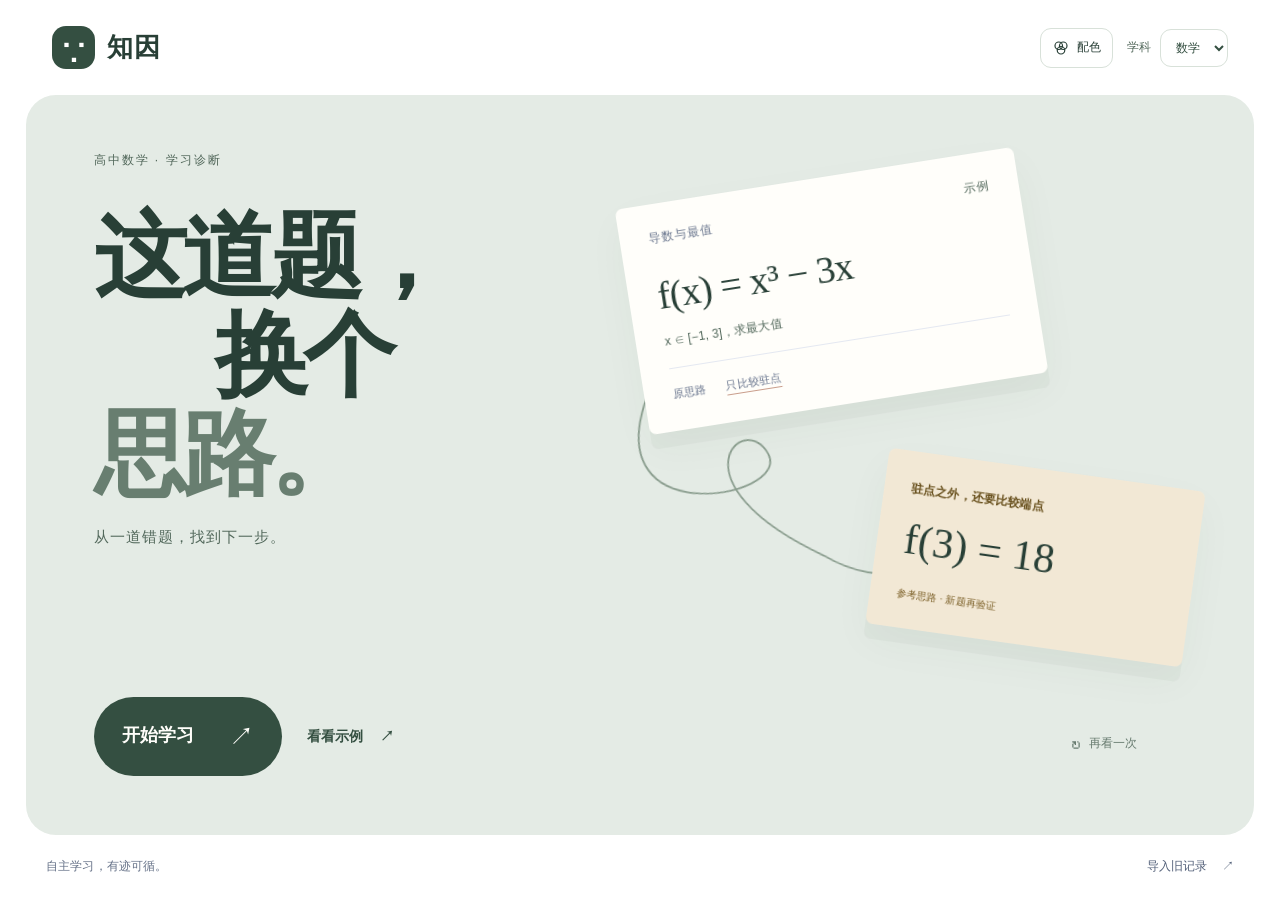
<file: model/index.html>
<!doctype html>
<html lang="zh-CN">
<head>
  <meta charset="UTF-8"><meta name="viewport" content="width=device-width,initial-scale=1,viewport-fit=cover">
  <meta name="theme-color" content="#344f41"><meta name="description" content="从一道错题，找到下一步。学生与家长共用的数学与物理学习诊断记录。">
  <title>知因 · 数学与物理学习诊断</title>
  <link rel="icon" href="icon.svg" type="image/svg+xml"><link rel="manifest" href="manifest.webmanifest"><link rel="stylesheet" href="style.css"><link rel="stylesheet" href="theme.css">
  <script src="themes.js"></script>
  <script defer src="knowledge.js"></script><script defer src="content.js"></script><script defer src="math-content.js"></script><script defer src="physics-knowledge.js"></script><script defer src="physics-content.js"></script><script defer src="subjects.js"></script><script defer src="exam-focus.js"></script><script defer src="study-guides.js"></script><script defer src="model.js"></script><script defer src="migration.js"></script><script defer src="services.js"></script><script defer src="app.js"></script>
</head>
<body>
  <a class="skip" href="#main">跳到内容</a>
  <div id="app"><main class="loading"><h1>知因</h1><p>正在打开学习记录…</p><p>若此提示一直存在，请通过“启动系统”打开，或使用最新版浏览器。</p></main></div>
  <div id="toast" role="status" aria-live="polite"></div>
  <dialog id="modal"><div id="modal-content"></div><button class="modal-close" data-action="close-modal" aria-label="关闭">×</button></dialog>
  <input id="backup-input" type="file" accept=".json,application/json" hidden>
  <noscript>需要启用 JavaScript 才能使用本地诊断与保存功能。</noscript>
</body>
</html>
</file>
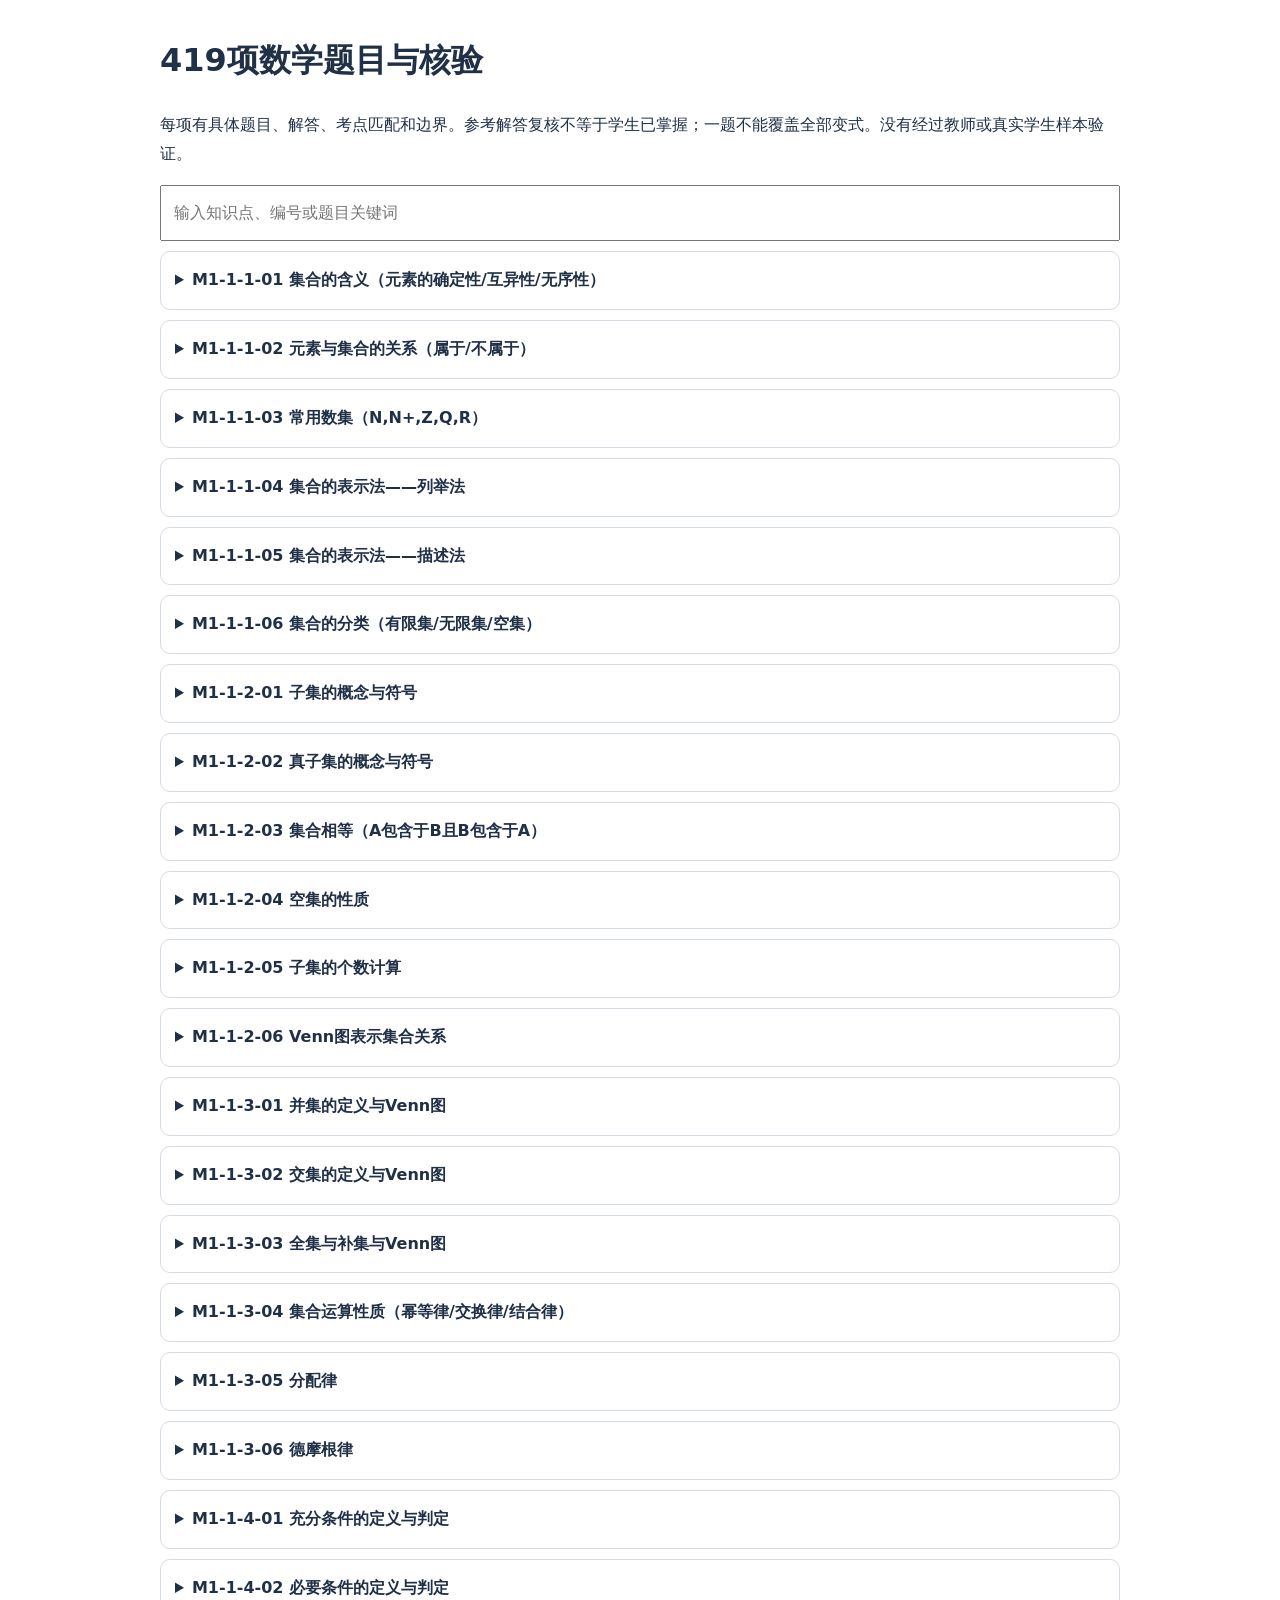
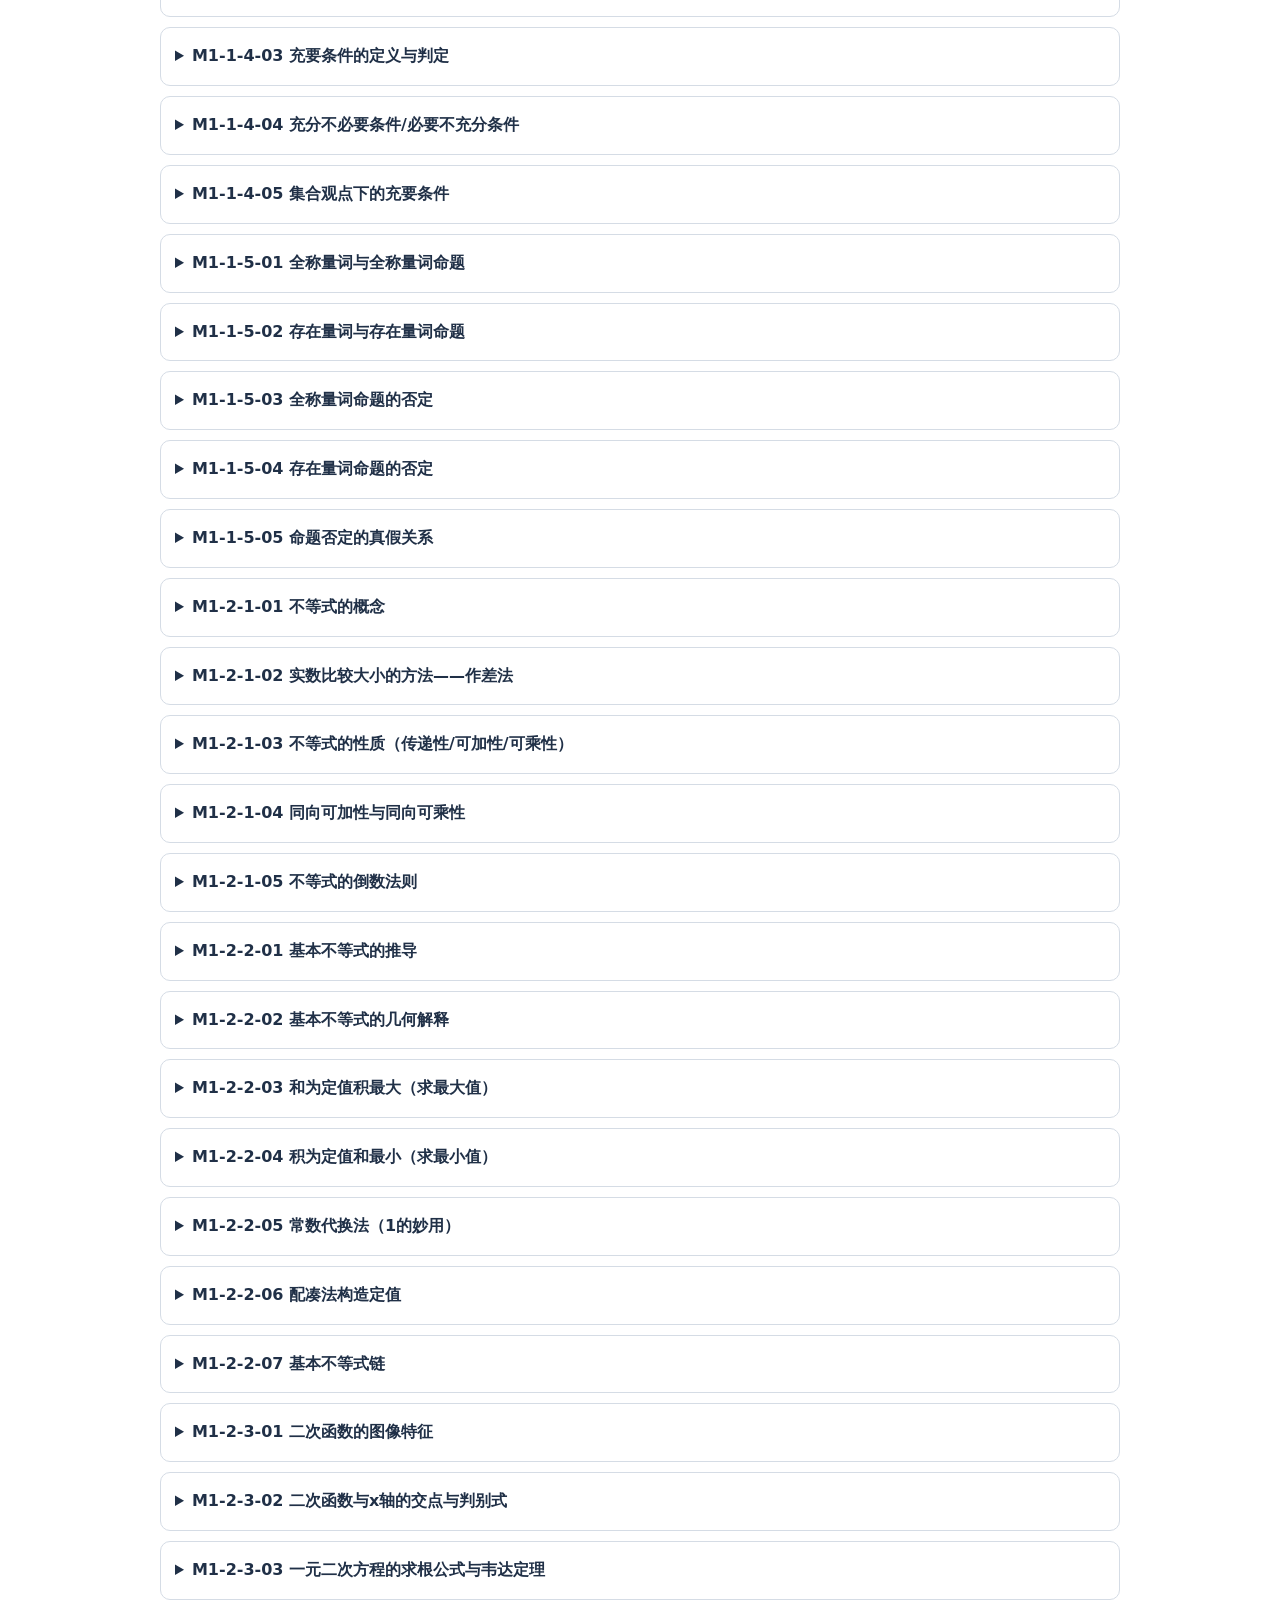
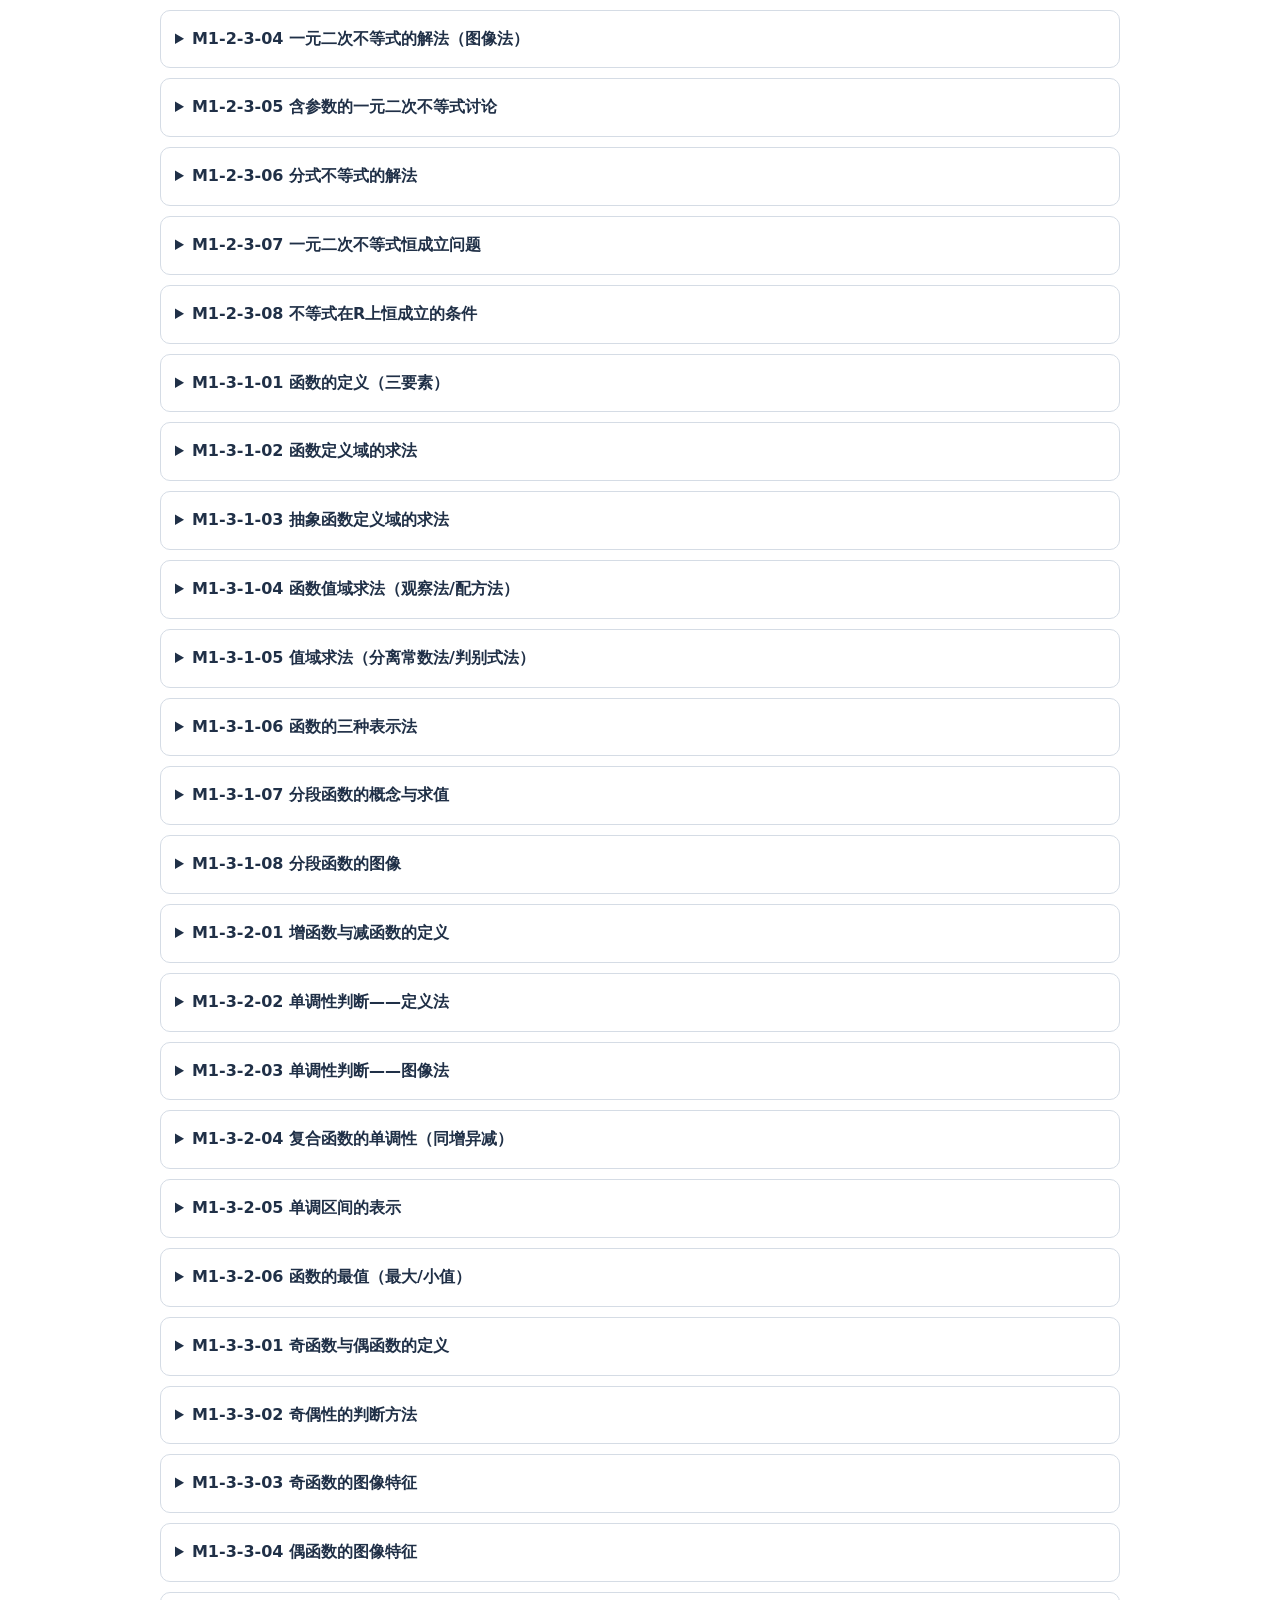
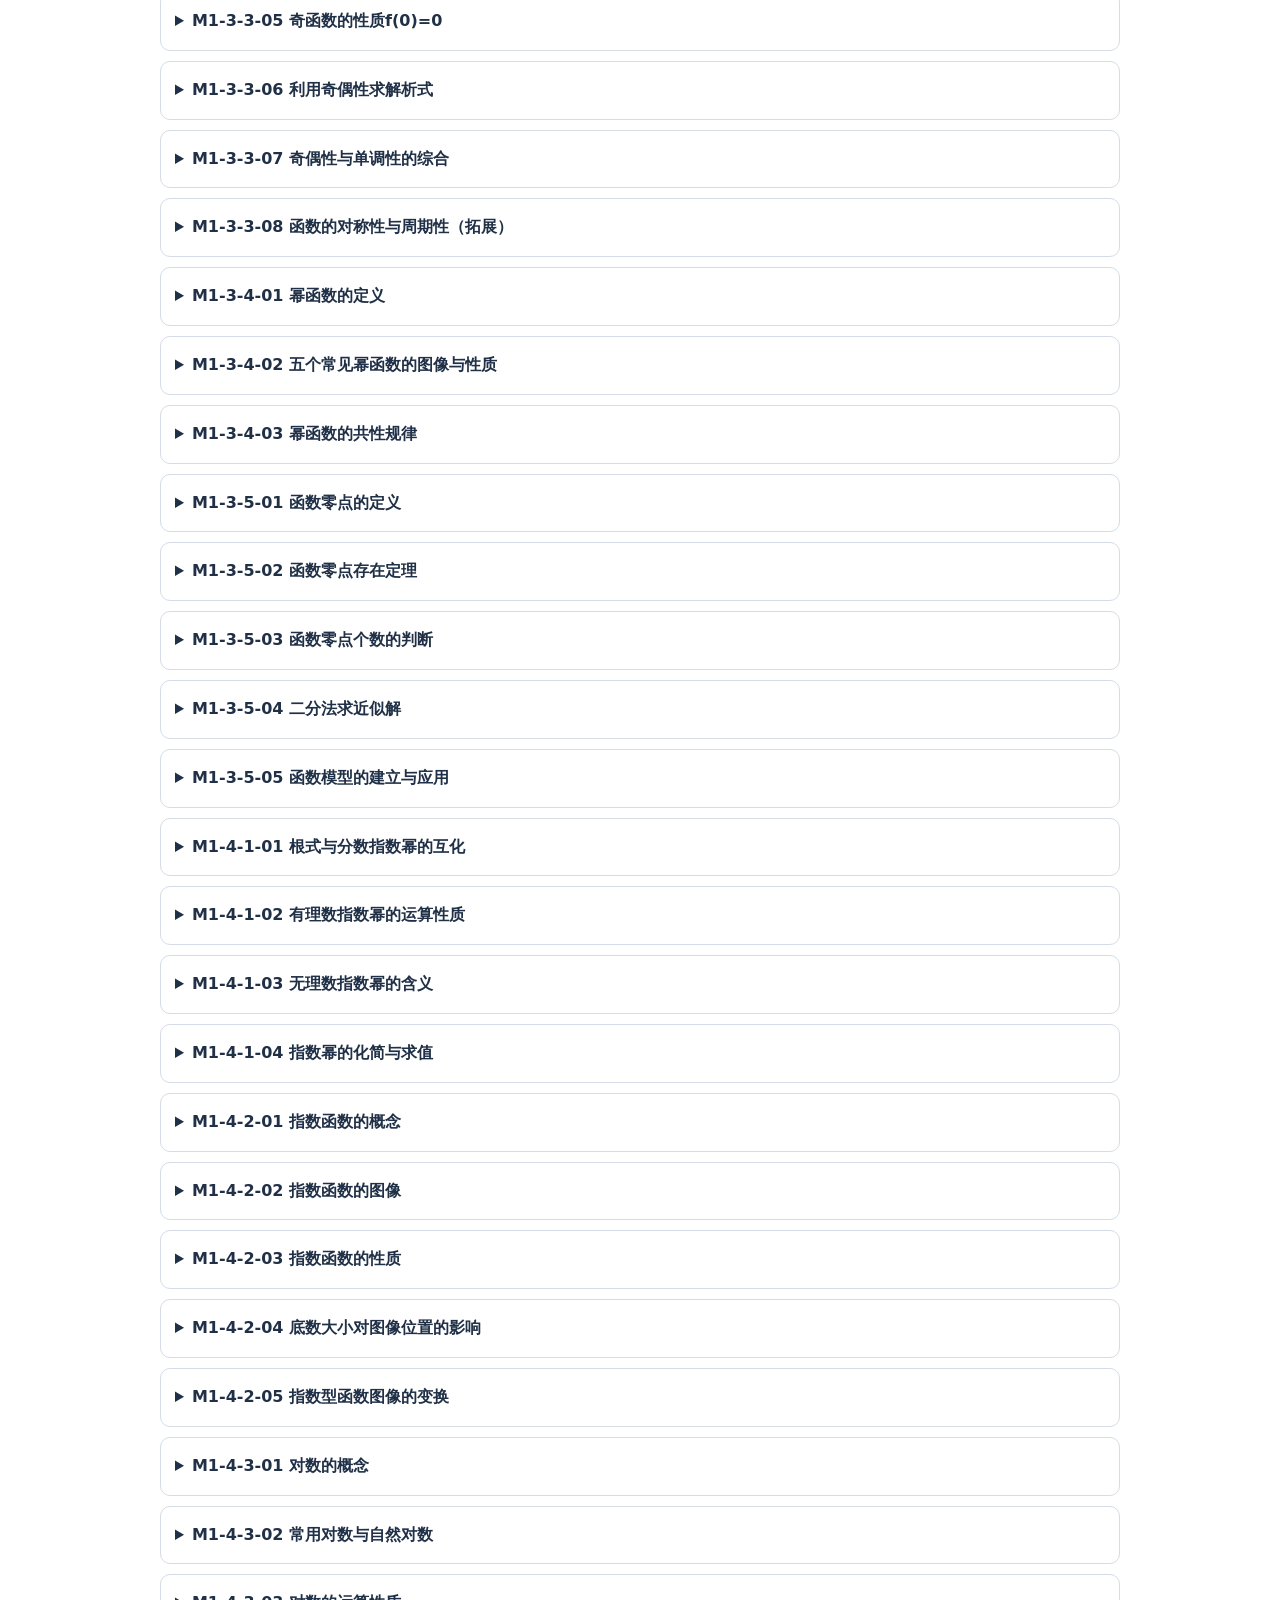
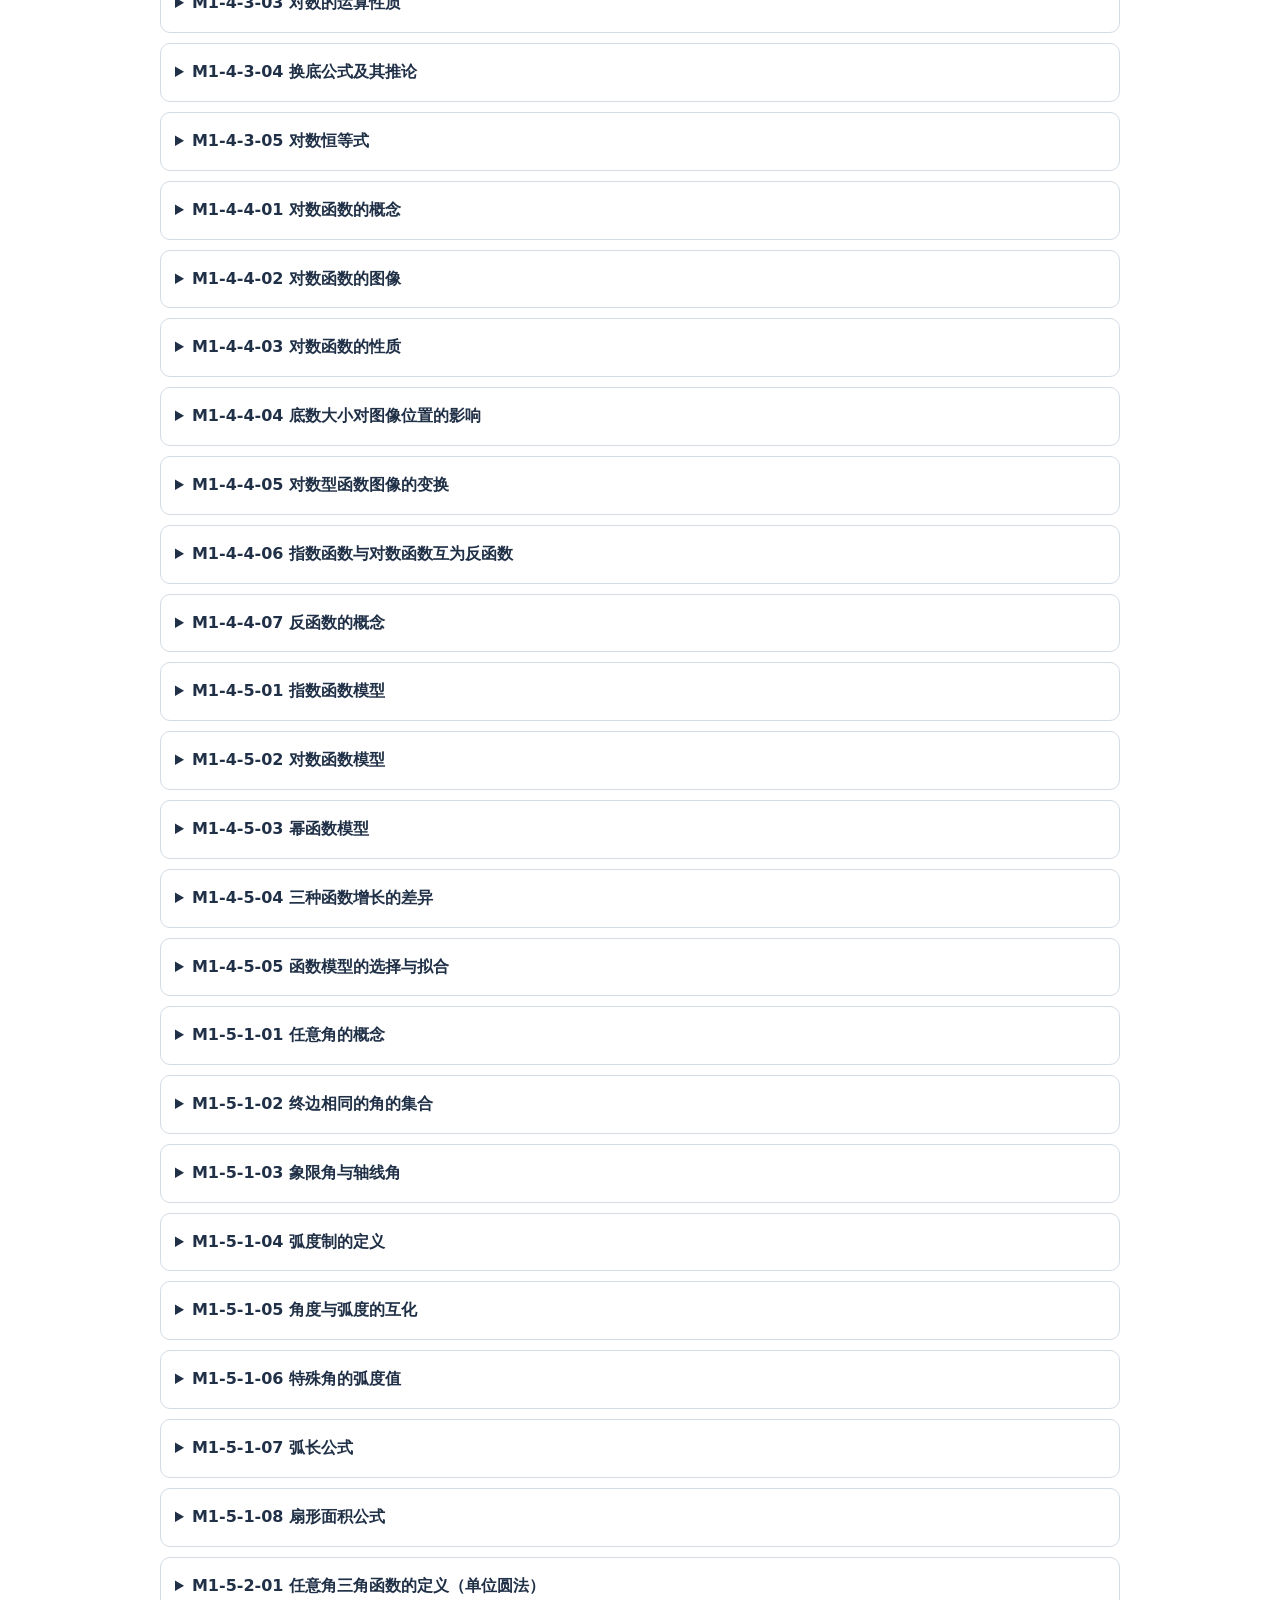
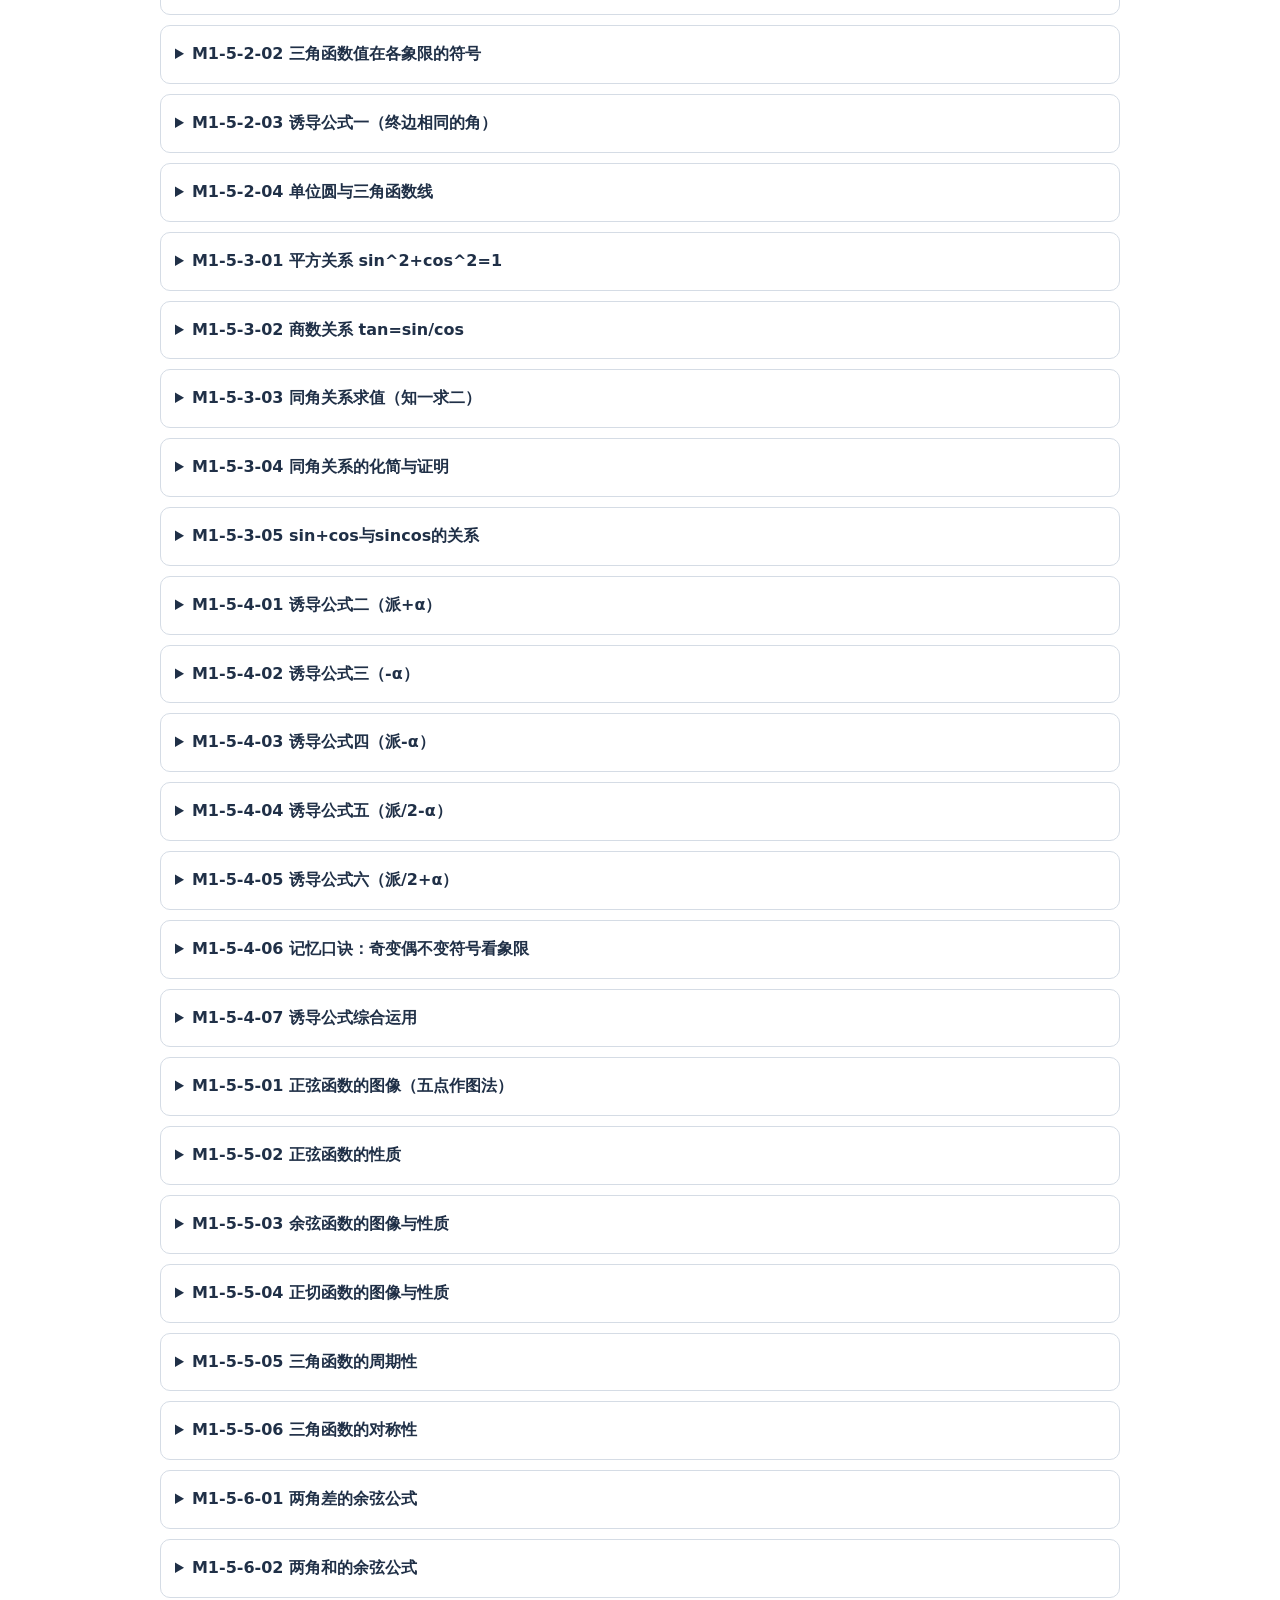
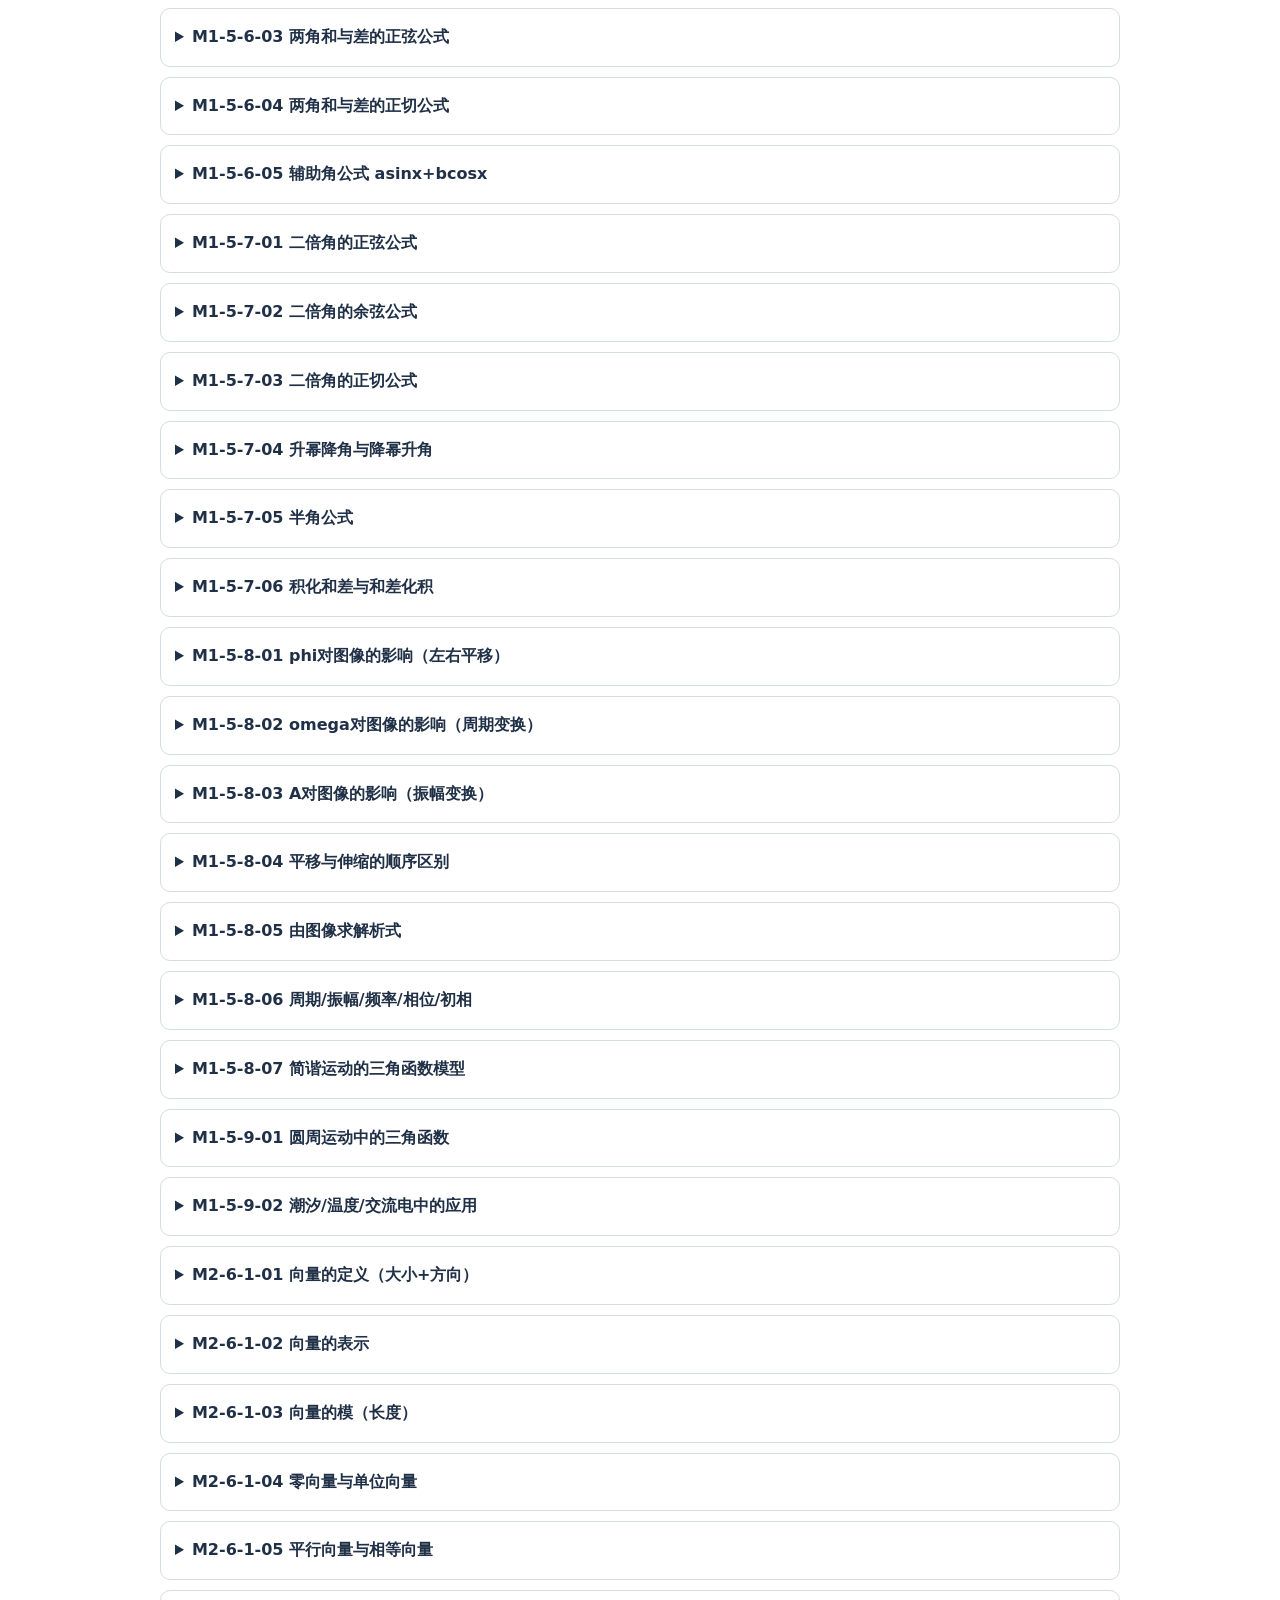
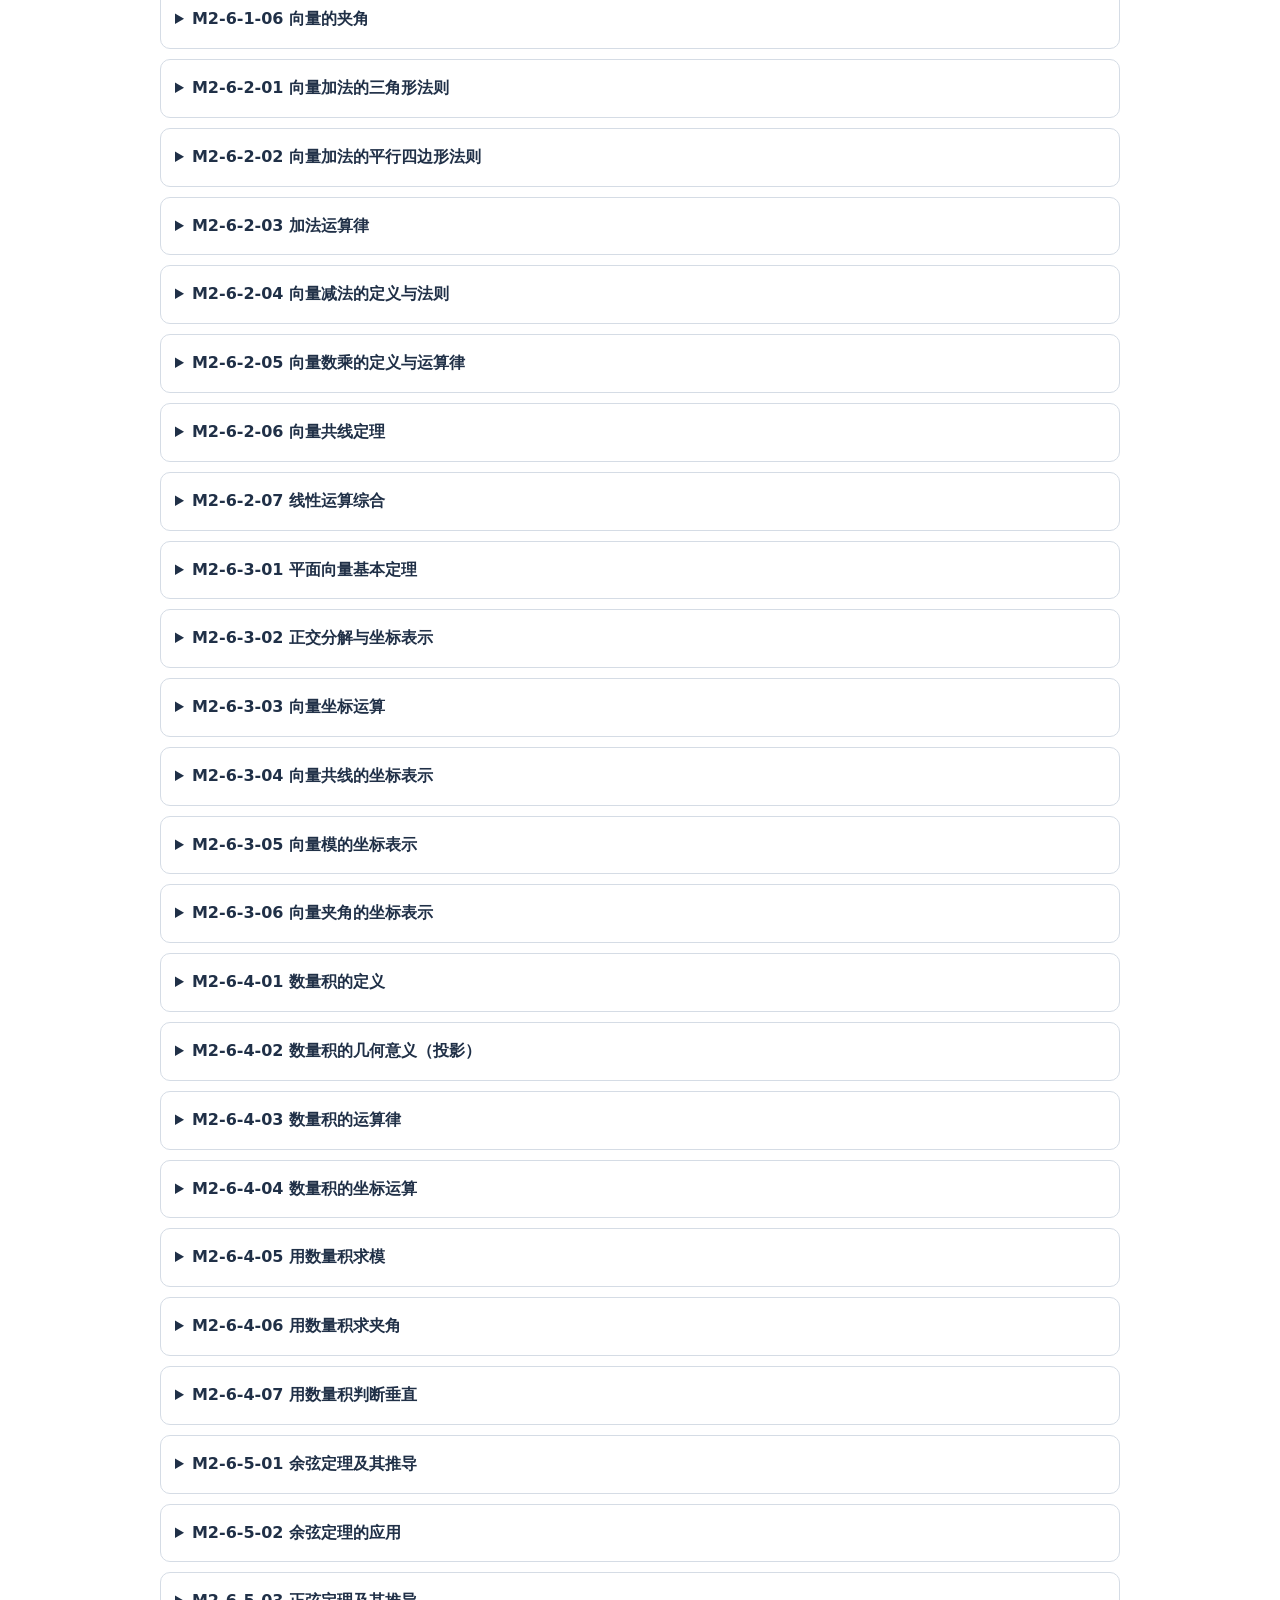
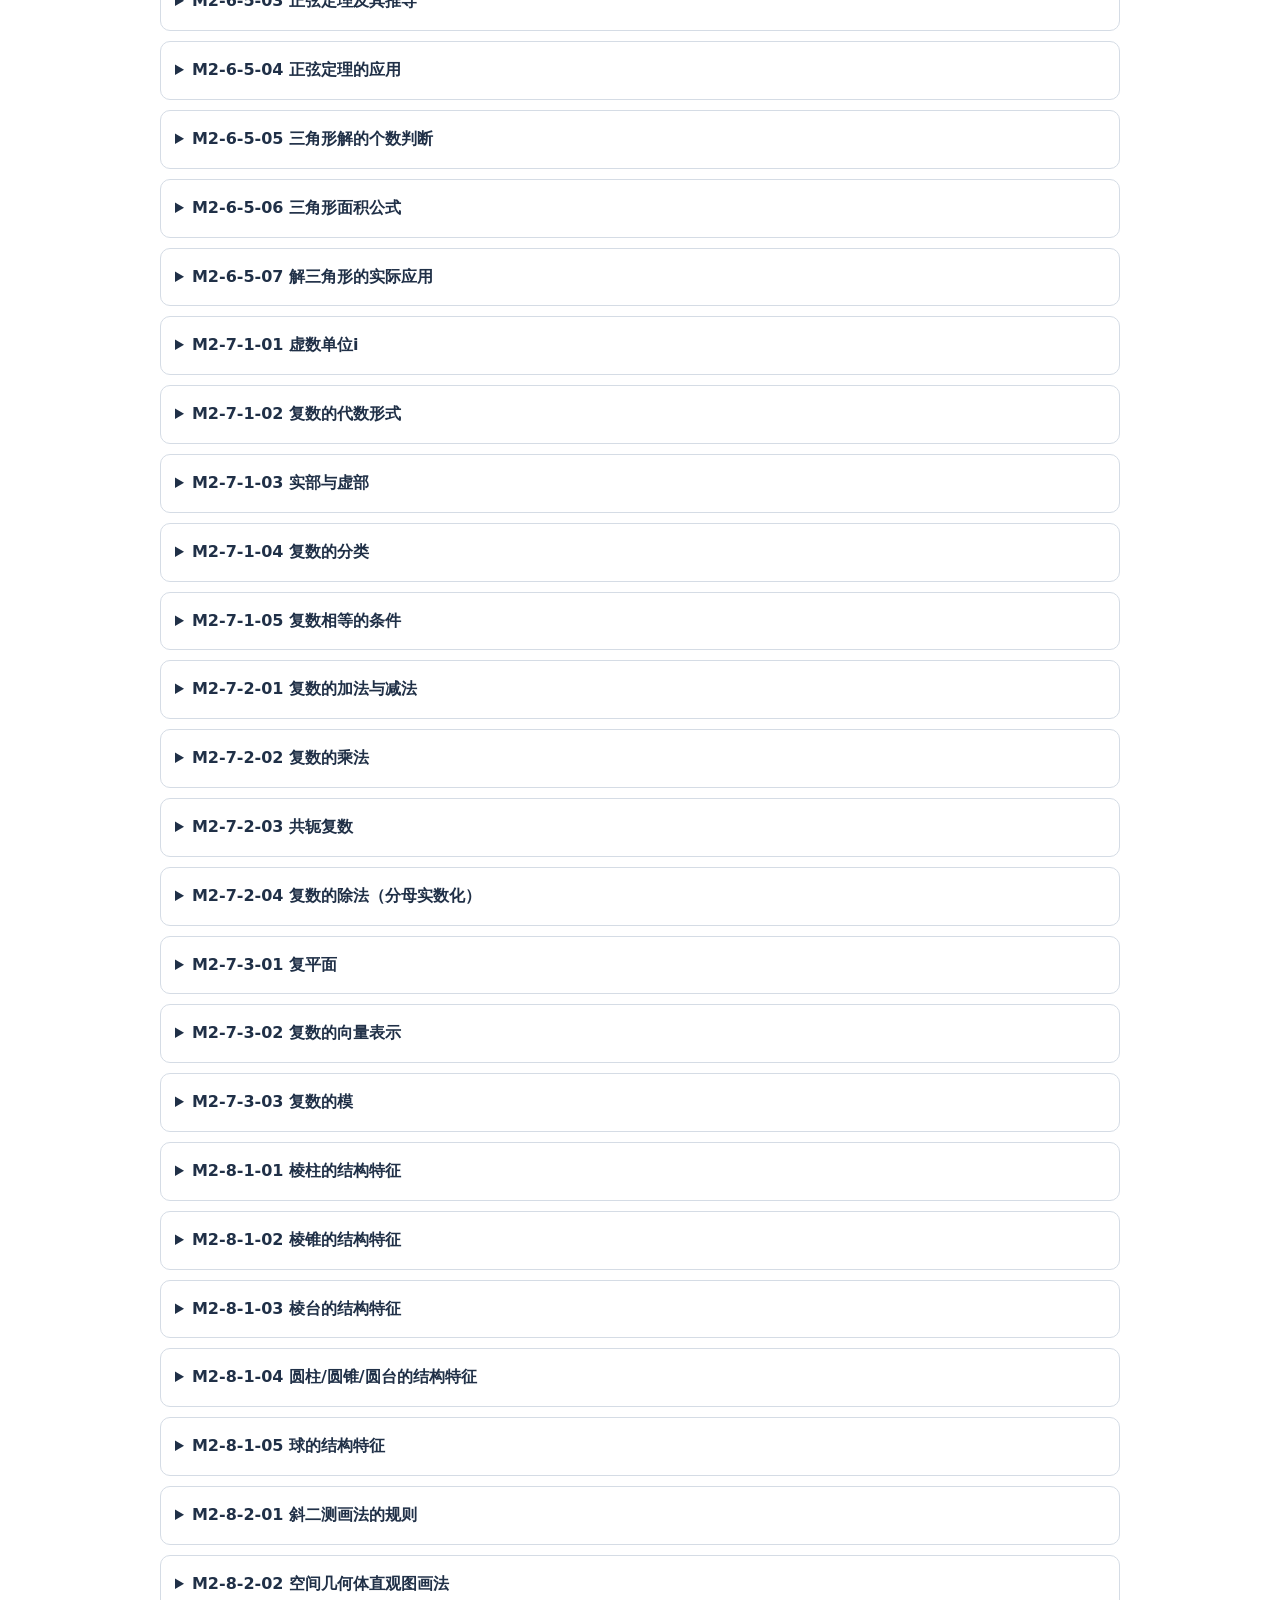
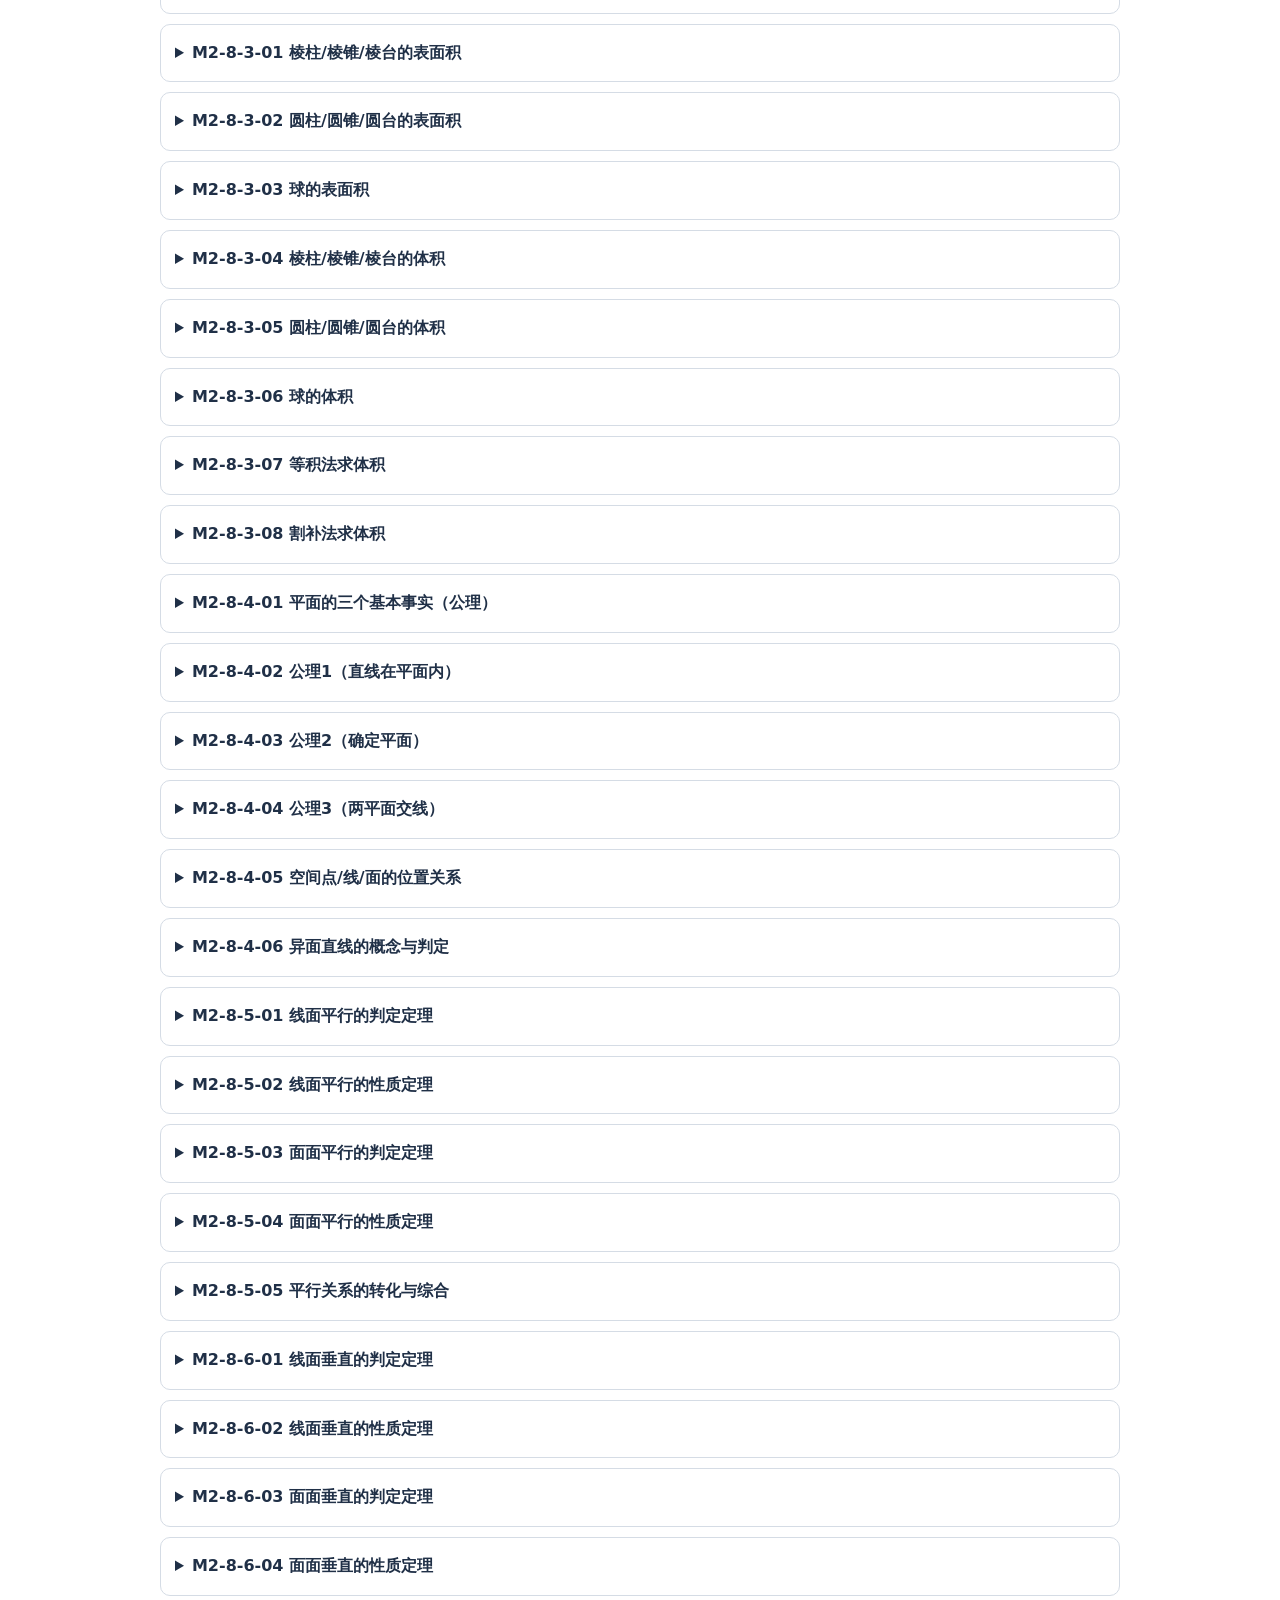
<file: model/全知识点题目与核验.html>
<!doctype html><html lang="zh-CN"><meta charset="utf-8"><meta name="viewport" content="width=device-width,initial-scale=1"><title>419项数学题目与核验</title><style>body{max-width:960px;margin:32px auto;padding:0 18px;font:16px/1.8 system-ui;color:#203047}details{border:1px solid #d5dce5;border-radius:10px;padding:14px;margin:10px 0}summary{cursor:pointer;font-weight:600}p,li{white-space:pre-wrap;overflow-wrap:anywhere}input{box-sizing:border-box;width:100%;padding:12px;font:inherit}</style><h1>419项数学题目与核验</h1><p>每项有具体题目、解答、考点匹配和边界。参考解答复核不等于学生已掌握；一题不能覆盖全部变式。没有经过教师或真实学生样本验证。</p><input aria-label="搜索知识点或题目" placeholder="输入知识点、编号或题目关键词" oninput="for(const d of document.querySelectorAll('details'))d.hidden=!d.textContent.includes(this.value)"><details><summary>M1-1-1-01 集合的含义（元素的确定性/互异性/无序性）</summary><p><b>题目：</b>把2、1、2、3列入集合A。写出A及元素个数，判断A是否等于{3,2,1}；“本班很高的学生”未约定高度标准，能否确定一个集合？</p><p><b>参考答案：</b>A={1,2,3}，3个元素；相等；不能据此确定。</p><ol><li>重复的2只保留一次，体现互异性</li><li>顺序不影响元素，故两集合相等</li><li>“很高”缺少确定标准，元素归属不能确定</li></ol><p><b>匹配：</b>检测“集合的含义（元素的确定性/互异性/无序性）”的关键依据：重复的2只保留一次，体现互异性；顺序不影响元素，故两集合相等；“很高”缺少确定标准，元素归属不能确定。检测范围以本题检测边界为限。</p><p><b>边界：</b>检测确定性、互异性、无序性；不检测含参集合。</p><p><b>复核：</b>逻辑辅助检查（非自动证明）：去重且次序无关；确定性另按文字定义逻辑审查。独立解答复审：重复2删除后恰为三个元素，重排不改变集合；未给“很高”标准时归属不可判定。三项集合特性均有对应小问。</p></details><details><summary>M1-1-1-02 元素与集合的关系（属于/不属于）</summary><p><b>题目：</b>A={x∈Z:-2≤x&lt;2}。用∈或∉填空：-2__A，2__A，1/2__A。</p><p><b>参考答案：</b>依次为∈、∉、∉。</p><ol><li>A列举为{-2,-1,0,1}</li><li>-2满足整数及区间条件</li><li>2违反上界，1/2不是整数</li></ol><p><b>匹配：</b>检测“元素与集合的关系（属于/不属于）”的关键依据：A列举为{-2,-1,0,1}；-2满足整数及区间条件；2违反上界，1/2不是整数。检测范围以本题检测边界为限。</p><p><b>边界：</b>检测元素归属，含开端点及数域限制；不检测子集。</p><p><b>复核：</b>固定规格计算检查：整数区间成员逐个核对。独立解答复审：逐个核查整数与上下界交集为{-2,-1,0,1}；2违反开上界而1/2违反数域，三处填空一致。</p></details><details><summary>M1-1-1-03 常用数集（N,N+,Z,Q,R）</summary><p><b>题目：</b>约定N含0。将0、-3、2/5、√2分别归入N、N+、Z、Q、R中所有适合的数集。</p><p><b>参考答案：</b>0∈N,Z,Q,R；-3∈Z,Q,R；2/5∈Q,R；√2∈R且不在其余四集中。</p><ol><li>N+是正整数集，N另含0</li><li>整数都是有理数，有理数都是实数</li><li>√2是无理实数</li></ol><p><b>匹配：</b>检测“常用数集（N,N+,Z,Q,R）”的关键依据：N+是正整数集，N另含0；整数都是有理数，有理数都是实数；√2是无理实数。检测范围以本题检测边界为限。</p><p><b>边界：</b>检测五个常用数集及包含关系；不检测无理数证明。</p><p><b>复核：</b>逻辑辅助检查（非自动证明）：符号数的整数/有理性质。独立解答复审：按N含0约定逐层核查N⊂Z⊂Q⊂R；正整数集排除0，负整数与有理非整数分类正确。</p></details><details><summary>M1-1-1-04 集合的表示法——列举法</summary><p><b>题目：</b>用列举法表示A={x∈Z:x²&lt;10且x为奇数}。</p><p><b>参考答案：</b>A={-3,-1,1,3}。</p><ol><li>x²&lt;10给出-√10&lt;x&lt;√10</li><li>其中奇整数为-3,-1,1,3</li><li>各元素列一次并加花括号</li></ol><p><b>匹配：</b>检测“集合的表示法——列举法”的关键依据：x²&lt;10给出-√10&lt;x&lt;√10；其中奇整数为-3,-1,1,3；各元素列一次并加花括号。检测范围以本题检测边界为限。</p><p><b>边界：</b>检测有限集合列举及筛选；不检测无限集合表示。</p><p><b>复核：</b>固定规格计算检查：区间整数有限穷举。独立解答复审：奇整数绝对值小于√10的只有1、3及其相反数，集合无漏项，有限列举边界相符。</p></details><details><summary>M1-1-1-05 集合的表示法——描述法</summary><p><b>题目：</b>用描述法表示{-4,-2,0,2,4}，须明确数域。</p><p><b>参考答案：</b>{x∈Z:-4≤x≤4且x为偶数}。</p><ol><li>元素均为偶整数</li><li>最小和最大分别为-4、4</li><li>以整数数域和区间、偶数条件共同刻画</li></ol><p><b>匹配：</b>检测“集合的表示法——描述法”的关键依据：元素均为偶整数；最小和最大分别为-4、4；以整数数域和区间、偶数条件共同刻画。检测范围以本题检测边界为限。</p><p><b>边界：</b>检测描述法的数域及限制条件；不要求唯一写法。</p><p><b>复核：</b>固定规格计算检查：描述条件穷举。独立解答复审：把区间内偶整数逐个生成得到−4、−2、0、2、4；数域明确，描述与原多重条件等价。</p></details><details><summary>M1-1-1-06 集合的分类（有限集/无限集/空集）</summary><p><b>题目：</b>把A={x∈R:x²+1=0}、B={0}、C={2n:n∈N}分类为空集、非空有限集或无限集。</p><p><b>参考答案：</b>A为空集；B为非空有限集；C为无限集。</p><ol><li>实数平方非负，A无元素</li><li>B有一个元素0</li><li>不同自然数给出不同的2n，C元素无穷</li></ol><p><b>匹配：</b>检测“集合的分类（有限集/无限集/空集）”的关键依据：实数平方非负，A无元素；B有一个元素0；不同自然数给出不同的2n，C元素无穷。检测范围以本题检测边界为限。</p><p><b>边界：</b>检测空集、有限集、无限集区分；不比较无限集势。</p><p><b>复核：</b>逻辑辅助检查（非自动证明）：实数解集为空及有限集基数；无限性由单射证明。独立解答复审：x²+1在实数上至少1故为空集；{0}确含一元素；n→2n单射且自然数无限，分类正确。</p></details><details><summary>M1-1-2-01 子集的概念与符号</summary><p><b>题目：</b>A={1,3}，B={1,2,3}。判断A⊆B及B⊆A，并给出后一判断的依据。</p><p><b>参考答案：</b>A⊆B真，B⊆A假。</p><ol><li>A中1和3均属于B，满足子集定义</li><li>B中的2不属于A，是反例</li></ol><p><b>匹配：</b>检测“子集的概念与符号”的关键依据：A中1和3均属于B，满足子集定义；B中的2不属于A，是反例。检测范围以本题检测边界为限。</p><p><b>边界：</b>检测子集的全元素条件；不检测参数范围。</p><p><b>复核：</b>逻辑辅助检查（非自动证明）：两个方向包含逐元素比较。独立解答复审：检查1、3在B中，而2在B不在A；子集关系一真一假有直接反例。</p></details><details><summary>M1-1-2-02 真子集的概念与符号</summary><p><b>题目：</b>A={0,1}，B={0,1,2}，C={1,0}。判断A⊊B及A⊊C。</p><p><b>参考答案：</b>A⊊B真；A⊊C假。</p><ol><li>A所有元素在B中且2只在B中</li><li>A与C元素完全相同，故不是严格包含</li></ol><p><b>匹配：</b>检测“真子集的概念与符号”的关键依据：A所有元素在B中且2只在B中；A与C元素完全相同，故不是严格包含。检测范围以本题检测边界为限。</p><p><b>边界：</b>检测真子集要求包含且不相等。</p><p><b>复核：</b>逻辑辅助检查（非自动证明）：真包含与相等区别。独立解答复审：B比A多2而C与A完全相同，严格包含与包含区分充分。</p></details><details><summary>M1-1-2-03 集合相等（A包含于B且B包含于A）</summary><p><b>题目：</b>A={x∈R:x²-3x+2=0}，B={1,a}。求使A=B的a。</p><p><b>参考答案：</b>a=2。</p><ol><li>因式分解得A={1,2}</li><li>B已有1，要与A相等必须且只需补入2</li><li>代回a=2验证双向包含</li></ol><p><b>匹配：</b>检测“集合相等（A包含于B且B包含于A）”的关键依据：因式分解得A={1,2}；B已有1，要与A相等必须且只需补入2；代回a=2验证双向包含。检测范围以本题检测边界为限。</p><p><b>边界：</b>检测集合相等及双向包含；不涉及多参数。</p><p><b>复核：</b>固定规格计算检查：多项式根与集合相等。独立解答复审：多项式分解为(x−1)(x−2)，A两元素；B要补足2只能a=2，a=1时合并重复不能相等。</p></details><details><summary>M1-1-2-04 空集的性质</summary><p><b>题目：</b>判断：①∅⊆∅；②∅⊊{0}；③∅∈{∅}；④∅={0}。</p><p><b>参考答案：</b>①②③真，④假。</p><ol><li>空集是自身子集</li><li>{0}非空故空集是其真子集</li><li>{∅}唯一元素就是∅</li><li>∅无元素而{0}有元素</li></ol><p><b>匹配：</b>检测“空集的性质”的关键依据：空集是自身子集；{0}非空故空集是其真子集；{∅}唯一元素就是∅；∅无元素而{0}有元素。检测范围以本题检测边界为限。</p><p><b>边界：</b>检测空集与含空集集合、包含与属于的区分。</p><p><b>复核：</b>逻辑辅助检查（非自动证明）：空集关系直接计算。独立解答复审：空集包含与属于使用层级不同；{∅}有一个集合元素，{0}有一个数元素，四项真值核查正确。</p></details><details><summary>M1-1-2-05 子集的个数计算</summary><p><b>题目：</b>A={a,b,c,d}且四元素互异。求全部子集、真子集、非空真子集的个数。</p><p><b>参考答案：</b>16、15、14。</p><ol><li>每元素有选或不选两种选择，共2⁴=16</li><li>真子集去掉A自身得15</li><li>再去掉空集得14</li></ol><p><b>匹配：</b>检测“子集的个数计算”的关键依据：每元素有选或不选两种选择，共2⁴=16；真子集去掉A自身得15；再去掉空集得14。检测范围以本题检测边界为限。</p><p><b>边界：</b>检测n元素集合三类子集计数；不检测带指定包含条件。</p><p><b>复核：</b>固定规格计算检查：16个子集全枚举。独立解答复审：四个独立选/不选给16种；排除全集后15，再排除空集14，题设互异性确保计数适用。</p></details><details><summary>M1-1-2-06 Venn图表示集合关系</summary><p><b>题目：</b>全集U={1,2,3,4,5,6}。Venn图中A圆完全在B圆内，A区写1、2，B内A外写3，B外写4、5、6。写出A、B，并判断包含关系。</p><p><b>参考答案：</b>A={1,2}，B={1,2,3}，A⊊B⊊U。</p><ol><li>内圆两数组成A</li><li>B须合并A区与其外圈，得1、2、3</li><li>各外圈非空，故均为真子集</li></ol><p><b>匹配：</b>检测“Venn图表示集合关系”的关键依据：内圆两数组成A；B须合并A区与其外圈，得1、2、3；各外圈非空，故均为真子集。检测范围以本题检测边界为限。</p><p><b>边界：</b>检测文字描述的嵌套Venn图读图；不检测三集合交错区域。</p><p><b>复核：</b>逻辑辅助检查（非自动证明）：嵌套Venn区域合并。独立解答复审：嵌套圆外层必须包含内层元素，B={1,2,3}且两层差集非空，严格包含链正确。</p></details><details><summary>M1-1-3-01 并集的定义与Venn图</summary><p><b>题目：</b>U={1,2,3,4,5}，A={1,2,3}，B={3,4}。求A∪B，并用文字说明Venn图应涂哪几个区域。</p><p><b>参考答案：</b>{1,2,3,4}；A独有区、交叠区、B独有区均涂色。</p><ol><li>属于A或B即可进入并集</li><li>重复的3只记一次</li><li>两圆内部全部涂色，外部不涂</li></ol><p><b>匹配：</b>检测“并集的定义与Venn图”的关键依据：属于A或B即可进入并集；重复的3只记一次；两圆内部全部涂色，外部不涂。检测范围以本题检测边界为限。</p><p><b>边界：</b>检测并集计算和对应Venn区域。</p><p><b>复核：</b>固定规格计算检查：并集区域去重。独立解答复审：逐项逻辑“至少属于一个”选出1至4，交叠3只计一次；所描述涂区与并集一致。</p></details><details><summary>M1-1-3-02 交集的定义与Venn图</summary><p><b>题目：</b>A={1,2,4}，B={2,3,4}。求A∩B，并说明Venn图涂色区域。</p><p><b>参考答案：</b>{2,4}；只涂两圆交叠区域。</p><ol><li>逐一寻找同时属于A和B的元素</li><li>2、4满足而1、3只属一边</li><li>共同部分对应交叠区</li></ol><p><b>匹配：</b>检测“交集的定义与Venn图”的关键依据：逐一寻找同时属于A和B的元素；2、4满足而1、3只属一边；共同部分对应交叠区。检测范围以本题检测边界为限。</p><p><b>边界：</b>检测交集计算及图示含义。</p><p><b>复核：</b>固定规格计算检查：交集共同元素。独立解答复审：同时在两个集合的仅2、4，对应两圆交叠，答案及图示语义相符。</p></details><details><summary>M1-1-3-03 全集与补集与Venn图</summary><p><b>题目：</b>U={0,1,2,3,4,5}，A={0,2,4}。求A在U中的补集并描述Venn图区域；若全集换为Z，补集是否仍相同？</p><p><b>参考答案：</b>C_U A={1,3,5}；矩形U内、A圆外；换为Z后不相同。</p><ol><li>从全集删去A元素</li><li>余下1、3、5</li><li>在Z中-1、6等也不属于A，必须加入补集</li></ol><p><b>匹配：</b>检测“全集与补集与Venn图”的关键依据：从全集删去A元素；余下1、3、5；在Z中-1、6等也不属于A，必须加入补集。检测范围以本题检测边界为限。</p><p><b>边界：</b>检测全集依赖性、补集运算及图区。</p><p><b>复核：</b>固定规格计算检查：补集相对指定全集。独立解答复审：全集删去0、2、4余1、3、5；改Z后负整数及6等入补集，正确体现全集依赖。</p></details><details><summary>M1-1-3-04 集合运算性质（幂等律/交换律/结合律）</summary><p><b>题目：</b>A={1,2}，B={2,3}，C={3,4}。计算A∪A、A∩A、A∪B与B∪A、(A∪B)∪C与A∪(B∪C)，指出各对应的律。</p><p><b>参考答案：</b>前两者均A（幂等）；中间均{1,2,3}（交换）；最后均{1,2,3,4}（结合）。</p><ol><li>重复并或交不改变A</li><li>交换两集合次序不改变并集元素</li><li>先合并任一对最后均收集三集合元素</li></ol><p><b>匹配：</b>检测“集合运算性质（幂等律/交换律/结合律）”的关键依据：重复并或交不改变A；交换两集合次序不改变并集元素；先合并任一对最后均收集三集合元素。检测范围以本题检测边界为限。</p><p><b>边界：</b>检测幂等、交换、结合的具体实例；不据实例替代一般证明，交的交换结合未单独检测。</p><p><b>复核：</b>逻辑辅助检查（非自动证明）：幂等交换结合两侧直接算。独立解答复审：分别重算幂等、换序及分组并运算得到A、{1,2,3}、{1,2,3,4}；边界明确未代替一般证明。</p></details><details><summary>M1-1-3-05 分配律</summary><p><b>题目：</b>A={1,2}，B={2,3}，C={1,4}。分别计算A∩(B∪C)与(A∩B)∪(A∩C)，以及A∪(B∩C)与(A∪B)∩(A∪C)。</p><p><b>参考答案：</b>第一对均{1,2}，第二对也均{1,2}。</p><ol><li>B∪C={1,2,3,4}，与A交得A</li><li>A∩B={2}且A∩C={1}，并得A</li><li>B∩C=∅，第二对左边为A</li><li>右边{1,2,3}∩{1,2,4}=A</li></ol><p><b>匹配：</b>检测“分配律”的关键依据：B∪C={1,2,3,4}，与A交得A；A∩B={2}且A∩C={1}，并得A；B∩C=∅，第二对左边为A；右边{1,2,3}∩{1,2,4}=A。检测范围以本题检测边界为限。</p><p><b>边界：</b>检测并交两种分配律的实例运用；不要求抽象证明。</p><p><b>复核：</b>逻辑辅助检查（非自动证明）：两种分配律均计算。独立解答复审：B与C不交；两种分配形式左、右各算得{1,2}，两条分配律均实际使用。</p></details><details><summary>M1-1-3-06 德摩根律</summary><p><b>题目：</b>U={1,2,3,4,5}，A={1,2,3}，B={3,4}。用德摩根律求C_U(A∪B)和C_U(A∩B)。</p><p><b>参考答案：</b>依次为{5}与{1,2,4,5}。</p><ol><li>C_U A={4,5}，C_U B={1,2,5}</li><li>并集的补等于补集的交，得{5}</li><li>交集的补等于补集的并，得{1,2,4,5}</li></ol><p><b>匹配：</b>检测“德摩根律”的关键依据：C_U A={4,5}，C_U B={1,2,5}；并集的补等于补集的交，得{5}；交集的补等于补集的并，得{1,2,4,5}。检测范围以本题检测边界为限。</p><p><b>边界：</b>检测两条德摩根律及统一全集。</p><p><b>复核：</b>逻辑辅助检查（非自动证明）：德摩根两侧集合运算。独立解答复审：补集A为4、5，补集B为1、2、5；交得5并得1、2、4、5，与原运算再取补一致。</p></details><details><summary>M1-1-4-01 充分条件的定义与判定</summary><p><b>题目：</b>实数x满足p:x&gt;3，q:x&gt;1。p是否是q的充分条件？反向蕴含成立吗？</p><p><b>参考答案：</b>是充分条件；反向不成立。</p><ol><li>x&gt;3必有x&gt;1，故p⇒q</li><li>取x=2满足q却不满足p，否定q⇒p</li></ol><p><b>匹配：</b>检测“充分条件的定义与判定”的关键依据：x&gt;3必有x&gt;1，故p⇒q；取x=2满足q却不满足p，否定q⇒p。检测范围以本题检测边界为限。</p><p><b>边界：</b>检测充分条件及反向反例；不含复合命题。</p><p><b>复核：</b>逻辑辅助检查（非自动证明）：区间包含及x=2反例。独立解答复审：x&gt;3蕴含x&gt;1而x=2否定反向，充分性判断的方向正确。</p></details><details><summary>M1-1-4-02 必要条件的定义与判定</summary><p><b>题目：</b>p:x≠0，q:x²&gt;4，x∈R。p是否为q的必要条件？是否充分？</p><p><b>参考答案：</b>必要但不充分。</p><ol><li>x²&gt;4推出|x|&gt;2，因而x≠0，故q⇒p</li><li>x=1满足p而不满足q，故p不充分</li></ol><p><b>匹配：</b>检测“必要条件的定义与判定”的关键依据：x²&gt;4推出|x|&gt;2，因而x≠0，故q⇒p；x=1满足p而不满足q，故p不充分。检测范围以本题检测边界为限。</p><p><b>边界：</b>检测必要条件的蕴含方向。</p><p><b>复核：</b>逻辑辅助检查（非自动证明）：二次不等式解集排除0且x=1反例。独立解答复审：x²&gt;4推出非零；反例x=1满足非零不满足平方大于4，必要不充分正确。</p></details><details><summary>M1-1-4-03 充要条件的定义与判定</summary><p><b>题目：</b>x∈R，p:|x-1|=2，q:x=-1或x=3。证明p是q的充要条件。</p><p><b>参考答案：</b>p⇔q，互为充要条件。</p><ol><li>p给出x-1=2或-2，得到q</li><li>反过来代入-1或3，绝对值均为2，得到p</li></ol><p><b>匹配：</b>检测“充要条件的定义与判定”的关键依据：p给出x-1=2或-2，得到q；反过来代入-1或3，绝对值均为2，得到p。检测范围以本题检测边界为限。</p><p><b>边界：</b>检测两个方向都成立；不检测参数充要条件。</p><p><b>复核：</b>逻辑辅助检查（非自动证明）：绝对值方程全部实根。独立解答复审：绝对值方程分两支得−1和3，反向两值均满足，双向均完成。</p></details><details><summary>M1-1-4-04 充分不必要条件/必要不充分条件</summary><p><b>题目：</b>对实数x，p:x=2，q:x²=4。分别判定p对q、q对p的条件类型。</p><p><b>参考答案：</b>p是q的充分不必要条件；q是p的必要不充分条件。</p><ol><li>x=2必使x²=4</li><li>x=-2满足q却不满足p</li><li>据单向蕴含分别从两个方向命名</li></ol><p><b>匹配：</b>检测“充分不必要条件/必要不充分条件”的关键依据：x=2必使x²=4；x=-2满足q却不满足p；据单向蕴含分别从两个方向命名。检测范围以本题检测边界为限。</p><p><b>边界：</b>检测充分不必要与必要不充分的对偶关系。</p><p><b>复核：</b>逻辑辅助检查（非自动证明）：两个条件真值集合严格包含。独立解答复审：x=2推出平方4而−2否定反向；从p对q及q对p命名互为充分/必要，结论正确。</p></details><details><summary>M1-1-4-05 集合观点下的充要条件</summary><p><b>题目：</b>p:x∈[a,a+2]，q:x∈[1,5]。求p是q充分条件时的a；能否使p成为q的充要条件？</p><p><b>参考答案：</b>1≤a≤3；不存在充要条件所需的a。</p><ol><li>充分条件要求[a,a+2]⊆[1,5]</li><li>比较端点得a≥1且a+2≤5</li><li>充要需区间相等，但长度2与4不同</li></ol><p><b>匹配：</b>检测“集合观点下的充要条件”的关键依据：充分条件要求[a,a+2]⊆[1,5]；比较端点得a≥1且a+2≤5；充要需区间相等，但长度2与4不同。检测范围以本题检测边界为限。</p><p><b>边界：</b>检测用包含、相等转化条件及端点约束。</p><p><b>复核：</b>逻辑辅助检查（非自动证明）：充分条件端点同时约束与区间长度比较。独立解答复审：区间包含等价左端a≥1、右端a+2≤5，给[1,3]；长度差排除相等及充要条件。</p></details><details><summary>M1-1-5-01 全称量词与全称量词命题</summary><p><b>题目：</b>把“每个实数的平方都不小于0”写成量词命题并判断真假；判断∀x∈R,x²&gt;x真假。</p><p><b>参考答案：</b>∀x∈R,x²≥0为真；第二命题为假。</p><ol><li>“每个”对应∀且数域R</li><li>实数平方总非负</li><li>第二命题取x=0即0&gt;0不成立</li></ol><p><b>匹配：</b>检测“全称量词与全称量词命题”的关键依据：“每个”对应∀且数域R；实数平方总非负；第二命题取x=0即0&gt;0不成立。检测范围以本题检测边界为限。</p><p><b>边界：</b>检测全称量词、数域与反例；不涉及多层量词。</p><p><b>复核：</b>逻辑辅助检查（非自动证明）：平方非负符号事实及全称反例。独立解答复审：非负平方全称成立，x=0使严格大于自身命题失败，量词数域和真值明确。</p></details><details><summary>M1-1-5-02 存在量词与存在量词命题</summary><p><b>题目：</b>用量词写“存在整数，其平方等于9”，给出所有见证；再判断存在整数平方等于2。</p><p><b>参考答案：</b>∃x∈Z,x²=9，见证±3；∃x∈Z,x²=2为假。</p><ol><li>“存在”对应∃</li><li>解x²=9得±3且均为整数</li><li>1²&lt;2&lt;2²且负整数平方相同，2不是整数平方</li></ol><p><b>匹配：</b>检测“存在量词与存在量词命题”的关键依据：“存在”对应∃；解x²=9得±3且均为整数；1²&lt;2&lt;2²且负整数平方相同，2不是整数平方。检测范围以本题检测边界为限。</p><p><b>边界：</b>检测存在量词、见证和数域限制。</p><p><b>复核：</b>逻辑辅助检查（非自动证明）：整数见证与无整数平方为2。独立解答复审：平方9的整数根恰±3；平方2落在相邻整数平方间无整数根，存在命题真假正确。</p></details><details><summary>M1-1-5-03 全称量词命题的否定</summary><p><b>题目：</b>写出命题“∀x∈R，x²≥x”的否定，并给出使否定成立的一个值。</p><p><b>参考答案：</b>∃x∈R，x²&lt;x；可取x=1/2。</p><ol><li>否定全称量词改为存在量词</li><li>≥的否定是&lt;，数域仍为R</li><li>1/4&lt;1/2成立</li></ol><p><b>匹配：</b>检测“全称量词命题的否定”的关键依据：否定全称量词改为存在量词；≥的否定是&lt;，数域仍为R；1/4&lt;1/2成立。检测范围以本题检测边界为限。</p><p><b>边界：</b>检测全称命题否定及严格符号；不检测复合逻辑。</p><p><b>复核：</b>逻辑辅助检查（非自动证明）：量词否定见证1/2。独立解答复审：否定交换∀为∃且≥变&lt;，数域保持；1/2代回得1/4&lt;1/2，见证有效。</p></details><details><summary>M1-1-5-04 存在量词命题的否定</summary><p><b>题目：</b>写出“∃x∈R，x²+2x+2≤0”的否定并判断两命题真假。</p><p><b>参考答案：</b>否定：∀x∈R，x²+2x+2&gt;0；原假、否定真。</p><ol><li>∃否定成∀，≤否定成&gt;</li><li>配方x²+2x+2=(x+1)²+1≥1</li><li>故找不到原命题见证，否定恒真</li></ol><p><b>匹配：</b>检测“存在量词命题的否定”的关键依据：∃否定成∀，≤否定成&gt;；配方x²+2x+2=(x+1)²+1≥1；故找不到原命题见证，否定恒真。检测范围以本题检测边界为限。</p><p><b>边界：</b>检测存在量词否定及真假验证。</p><p><b>复核：</b>逻辑辅助检查（非自动证明）：配方全域正证明。独立解答复审：配方(x+1)²+1≥1证明原存在命题假；其全称严格正否定真，补集逻辑无漏边界。</p></details><details><summary>M1-1-5-05 命题否定的真假关系</summary><p><b>题目：</b>p为“∀x∈R，x²&gt;0”。写出¬p，并判断p、¬p，是否可能二者同真或同假？</p><p><b>参考答案：</b>¬p：∃x∈R，x²≤0；p假，¬p真；不能同真或同假。</p><ol><li>x=0使p失败</li><li>同一值满足¬p</li><li>命题与其否定互相排斥且穷尽两种真值</li></ol><p><b>匹配：</b>检测“命题否定的真假关系”的关键依据：x=0使p失败；同一值满足¬p；命题与其否定互相排斥且穷尽两种真值。检测范围以本题检测边界为限。</p><p><b>边界：</b>检测否定真值互补；不检测命题的逆否形式。</p><p><b>复核：</b>逻辑辅助检查（非自动证明）：原命题反例与否定见证同时为0。独立解答复审：0同时推翻严格正平方全称并满足其否定；命题与否定不可能同真同假，逻辑正确。</p></details><details><summary>M1-2-1-01 不等式的概念</summary><p><b>题目：</b>设整数x满足“不少于2且小于5”。写成不等式并列出解；判断2是否可取。</p><p><b>参考答案：</b>2≤x&lt;5；整数解{2,3,4}；2可取。</p><ol><li>“不少于”对应≥</li><li>“小于”对应严格&lt;</li><li>结合整数限制列出2、3、4</li></ol><p><b>匹配：</b>检测“不等式的概念”的关键依据：“不少于”对应≥；“小于”对应严格&lt;；结合整数限制列出2、3、4。检测范围以本题检测边界为限。</p><p><b>边界：</b>检测严格与非严格不等式的语义；不检测二次求解。</p><p><b>复核：</b>固定规格计算检查：整数不等式解枚举。独立解答复审：不少于2包含2，小于5排除5，整数过滤恰2、3、4，与语义相符。</p></details><details><summary>M1-2-1-02 实数比较大小的方法——作差法</summary><p><b>题目：</b>不用展开分别比较两个数，改用作差法比较A=(x+1)²与B=x²+2x+2，x∈R。</p><p><b>参考答案：</b>恒有A&lt;B。</p><ol><li>A-B=x²+2x+1-(x²+2x+2)=-1</li><li>差恒为负，故A&lt;B</li></ol><p><b>匹配：</b>检测“实数比较大小的方法——作差法”的关键依据：A-B=x²+2x+1-(x²+2x+2)=-1；差恒为负，故A&lt;B。检测范围以本题检测边界为限。</p><p><b>边界：</b>检测作差、化简、定号三步；不涉及参数分段。</p><p><b>复核：</b>固定规格计算检查：作差符号恒等式。独立解答复审：展开相减常数差−1，不依赖x，恒A&lt;B；检测作差法而非数值抽样。</p></details><details><summary>M1-2-1-03 不等式的性质（传递性/可加性/可乘性）</summary><p><b>题目：</b>已知a&gt;b&gt;c。填写：a__c，a+5__b+5，2a__2b，-3a__-3b，并说明每处性质。</p><p><b>参考答案：</b>依次&gt;、&gt;、&gt;、&lt;；传递性、可加性、乘正数同向、乘负数反向。</p><ol><li>a&gt;b且b&gt;c推出a&gt;c</li><li>同加5差不变</li><li>乘2保持差为正</li><li>乘-3使差为负</li></ol><p><b>匹配：</b>检测“不等式的性质（传递性/可加性/可乘性）”的关键依据：a&gt;b且b&gt;c推出a&gt;c；同加5差不变；乘2保持差为正；乘-3使差为负。检测范围以本题检测边界为限。</p><p><b>边界：</b>检测传递、加法、正负乘法；不检测平方推广。</p><p><b>复核：</b>逻辑辅助检查（非自动证明）：传递加乘符号由差表达式重算。独立解答复审：差a−b&gt;0经同加、正倍、负倍分别保号保号反号，四个关系符号核对正确。</p></details><details><summary>M1-2-1-04 同向可加性与同向可乘性</summary><p><b>题目：</b>0&lt;a&lt;2，0&lt;b&lt;3。由同向加法和乘法给出a+b、ab的严格范围；若删去正性，乘积上界6还必然成立吗？</p><p><b>参考答案：</b>0&lt;a+b&lt;5，0&lt;ab&lt;6；删正性后不一定。</p><ol><li>同向相加得上下界</li><li>正数可同向相乘，得0&lt;ab&lt;6</li><li>a=b=-10仍有a&lt;2,b&lt;3，但ab=100</li></ol><p><b>匹配：</b>检测“同向可加性与同向可乘性”的关键依据：同向相加得上下界；正数可同向相乘，得0&lt;ab&lt;6；a=b=-10仍有a&lt;2,b&lt;3，但ab=100。检测范围以本题检测边界为限。</p><p><b>边界：</b>检测同向加与正量乘的条件；不要求可达最值。</p><p><b>复核：</b>逻辑辅助检查（非自动证明）：正量乘积上界分解及删正性反例。独立解答复审：两正量严格上界相加5相乘6且不可取；去掉正性用−10、−10得100构成有效反例。</p></details><details><summary>M1-2-1-05 不等式的倒数法则</summary><p><b>题目：</b>已知2&lt;a&lt;5，求1/a范围；已知-5&lt;b&lt;-2，求1/b范围。</p><p><b>参考答案：</b>1/5&lt;1/a&lt;1/2；-1/2&lt;1/b&lt;-1/5。</p><ol><li>同号非零数取倒数使次序反转</li><li>正区间两端倒数为1/2、1/5</li><li>负区间两端倒数为-1/5、-1/2，重新排序</li></ol><p><b>匹配：</b>检测“不等式的倒数法则”的关键依据：同号非零数取倒数使次序反转；正区间两端倒数为1/2、1/5；负区间两端倒数为-1/5、-1/2，重新排序。检测范围以本题检测边界为限。</p><p><b>边界：</b>检测正区间、负区间倒数规则；不检测跨零区间整体变换。</p><p><b>复核：</b>固定规格计算检查：倒数差公式决定同号区间反向。独立解答复审：倒数在正负各个不跨0区间均递减，四端点倒数重排为(1/5,1/2)及(−1/2,−1/5)。</p></details><details><summary>M1-2-2-01 基本不等式的推导</summary><p><b>题目：</b>对a,b&gt;0，从一个平方非负式推导a+b≥2√(ab)，并写等号条件。</p><p><b>参考答案：</b>(√a-√b)²≥0推出结论；等号当且仅当a=b。</p><ol><li>展开平方得a+b-2√(ab)≥0</li><li>移项得所求不等式</li><li>平方为0等价于√a=√b，即a=b</li></ol><p><b>匹配：</b>检测“基本不等式的推导”的关键依据：展开平方得a+b-2√(ab)≥0；移项得所求不等式；平方为0等价于√a=√b，即a=b。检测范围以本题检测边界为限。</p><p><b>边界：</b>检测基本不等式推导和等号条件；不涉及求最值建模。</p><p><b>复核：</b>逻辑辅助检查（非自动证明）：平方展开基本不等式。独立解答复审：展开(√a−√b)²得a+b−2√ab，正数假设允许平方根及等号a=b；复核时建议把对照明确为√a、√b不定义，最终对照已明确，现行内容核对通过。</p></details><details><summary>M1-2-2-02 基本不等式的几何解释</summary><p><b>题目：</b>直径AB=10的上半圆，圆心O，直径上点H满足AH=2、HB=8，过H垂线交圆于P。求PH并用图形说明√(2·8)≤(2+8)/2；何时等号？</p><p><b>参考答案：</b>PH=4≤5；一般H为圆心即AH=HB时等号。</p><ol><li>半径OP=5，OH=3，故PH=√(25-9)=4</li><li>PH≤OP，对应几何平均≤算术平均</li><li>垂线过圆心时高度等于半径</li></ol><p><b>匹配：</b>检测“基本不等式的几何解释”的关键依据：半径OP=5，OH=3，故PH=√(25-9)=4；PH≤OP，对应几何平均≤算术平均；垂线过圆心时高度等于半径。检测范围以本题检测边界为限。</p><p><b>边界：</b>检测半圆模型的几何解释；需要勾股定理，不检测圆外情形。</p><p><b>复核：</b>固定规格计算检查：几何解释勾股复算。独立解答复审：半圆半径5、OH=3，勾股得高4；高不超过半径，H=O恰等号，几何平均与算术平均对应清楚。</p></details><details><summary>M1-2-2-03 和为定值积最大（求最大值）</summary><p><b>题目：</b>a,b&gt;0且a+b=14。求ab最大值及取等时a,b。</p><p><b>参考答案：</b>最大值49，在a=b=7时取到。</p><ol><li>ab≤((a+b)/2)²=49</li><li>等号要求a=b</li><li>与和为14联立得各7，满足正性</li></ol><p><b>匹配：</b>检测“和为定值积最大（求最大值）”的关键依据：ab≤((a+b)/2)²=49；等号要求a=b；与和为14联立得各7，满足正性。检测范围以本题检测边界为限。</p><p><b>边界：</b>检测正数定和积最大及可达性。</p><p><b>复核：</b>固定规格计算检查：定和积最大配方独立核验。独立解答复审：定和14给积上界49，取7、7可达；正性和等号条件均满足，非只给无法取得的界。</p></details><details><summary>M1-2-2-04 积为定值和最小（求最小值）</summary><p><b>题目：</b>a,b&gt;0且ab=36。求a+b最小值及对应a,b。</p><p><b>参考答案：</b>最小值12，在a=b=6时取到。</p><ol><li>a+b≥2√36=12</li><li>等号要求a=b</li><li>由正性与积36得a=b=6</li></ol><p><b>匹配：</b>检测“积为定值和最小（求最小值）”的关键依据：a+b≥2√36=12；等号要求a=b；由正性与积36得a=b=6。检测范围以本题检测边界为限。</p><p><b>边界：</b>检测正数定积和最小及等号。</p><p><b>复核：</b>固定规格计算检查：定积和最低12平方差。独立解答复审：定积36的正数和至少12，6、6可达；两负数若允许则不能沿用此下界，边界诚实。</p></details><details><summary>M1-2-2-05 常数代换法（1的妙用）</summary><p><b>题目：</b>x,y&gt;0且x+y=1。用“1的代换”求1/x+4/y最小值。</p><p><b>参考答案：</b>最小值9，x=1/3，y=2/3。</p><ol><li>乘以1=x+y，得(1/x+4/y)(x+y)=5+y/x+4x/y</li><li>后两项积为4，和≥4</li><li>等号y/x=4x/y给y=2x，与和为1联立</li></ol><p><b>匹配：</b>检测“常数代换法（1的妙用）”的关键依据：乘以1=x+y，得(1/x+4/y)(x+y)=5+y/x+4x/y；后两项积为4，和≥4；等号y/x=4x/y给y=2x，与和为1联立。检测范围以本题检测边界为限。</p><p><b>边界：</b>检测常数代换制造定积；不检测多变量推广。</p><p><b>复核：</b>固定规格计算检查：将y=1-x后差9为非负分式。独立解答复审：代换展开为5+y/x+4x/y，后两项积4；等号y=2x，与和1得1/3、2/3，原值3+6=9。</p></details><details><summary>M1-2-2-06 配凑法构造定值</summary><p><b>题目：</b>x&gt;1，求x+4/(x-1)的最小值，并说明如何配凑。</p><p><b>参考答案：</b>最小值5，在x=3时取到。</p><ol><li>把x写成(x-1)+1</li><li>正量x-1与4/(x-1)之积恒为4，和≥4</li><li>等号x-1=2，得x=3及总和5</li></ol><p><b>匹配：</b>检测“配凑法构造定值”的关键依据：把x写成(x-1)+1；正量x-1与4/(x-1)之积恒为4，和≥4；等号x-1=2，得x=3及总和5。检测范围以本题检测边界为限。</p><p><b>边界：</b>检测移项配凑定积与原变量恢复。</p><p><b>复核：</b>固定规格计算检查：配凑后最小值差的平方。独立解答复审：令u=x−1&gt;0，原式1+u+4/u≥5，u=2合法即x=3，配凑与回代正确。</p></details><details><summary>M1-2-2-07 基本不等式链</summary><p><b>题目：</b>a,b&gt;0，证明2ab/(a+b)≤√(ab)≤(a+b)/2≤√((a²+b²)/2)，并说明整条链何时等号。</p><p><b>参考答案：</b>链成立；所有等号同时成立当且仅当a=b。</p><ol><li>首项≤√ab等价于2√ab≤a+b</li><li>中间由(√a-√b)²≥0</li><li>末项两边非负，平方后等价于(a-b)²≥0</li><li>三处等号均要求a=b</li></ol><p><b>匹配：</b>检测“基本不等式链”的关键依据：首项≤√ab等价于2√ab≤a+b；中间由(√a-√b)²≥0；末项两边非负，平方后等价于(a-b)²≥0；三处等号均要求a=b。检测范围以本题检测边界为限。</p><p><b>边界：</b>检测调和、几何、算术、平方平均的不等式链；仅双正数。</p><p><b>复核：</b>逻辑辅助检查（非自动证明）：平均数链末项平方差，首项等价中项。独立解答复审：调和≤几何化为2√ab≤a+b；均方≥算术经平方差(a−b)²验证，全部等号共同为a=b。</p></details><details><summary>M1-2-3-01 二次函数的图像特征</summary><p><b>题目：</b>f(x)=-2x²+8x-5。求开口方向、对称轴、顶点、y轴交点以及最大值。</p><p><b>参考答案：</b>开口向下；对称轴x=2；顶点(2,3)；y轴交点(0,-5)；最大值3。</p><ol><li>配方f(x)=-2(x-2)²+3</li><li>二次项系数负，开口向下，顶点读为(2,3)</li><li>代入x=0得-5，平方项非正使最大值为3</li></ol><p><b>匹配：</b>检测“二次函数的图像特征”的关键依据：配方f(x)=-2(x-2)²+3；二次项系数负，开口向下，顶点读为(2,3)；代入x=0得-5，平方项非正使最大值为3。检测范围以本题检测边界为限。</p><p><b>边界：</b>检测二次图像的开口、轴、顶点、截距与极值；不检测零点。</p><p><b>复核：</b>固定规格计算检查：二次函数配方及截距。独立解答复审：独立配方−2(x−2)²+3展开回原式；顶点、轴、开口、y截距及最大3均正确。</p></details><details><summary>M1-2-3-02 二次函数与x轴的交点与判别式</summary><p><b>题目：</b>y=x²-4x+m与x轴分别有两个、一个、零个交点时，m的范围是什么？</p><p><b>参考答案：</b>两个：m&lt;4；一个：m=4；零个：m&gt;4。</p><ol><li>交点横坐标满足二次方程</li><li>判别式Δ=16-4m</li><li>分别令Δ&gt;0、=0、&lt;0得到三种条件</li></ol><p><b>匹配：</b>检测“二次函数与x轴的交点与判别式”的关键依据：交点横坐标满足二次方程；判别式Δ=16-4m；分别令Δ&gt;0、=0、&lt;0得到三种条件。检测范围以本题检测边界为限。</p><p><b>边界：</b>检测判别式与实交点个数；不求交点坐标的参数式。</p><p><b>复核：</b>固定规格计算检查：含参二次交点判别式。独立解答复审：判别式16−4m的三种符号恰对应m&lt;4、=4、&gt;4，重根交点为一个。</p></details><details><summary>M1-2-3-03 一元二次方程的求根公式与韦达定理</summary><p><b>题目：</b>用求根公式解2x²-7x+3=0，再用韦达定理核验两根之和与积。</p><p><b>参考答案：</b>根为3、1/2；和7/2，积3/2。</p><ol><li>Δ=49-24=25</li><li>x=(7±5)/4，得到3及1/2</li><li>韦达给和-(-7)/2=7/2、积3/2，与计算一致</li></ol><p><b>匹配：</b>检测“一元二次方程的求根公式与韦达定理”的关键依据：Δ=49-24=25；x=(7±5)/4，得到3及1/2；韦达给和-(-7)/2=7/2、积3/2，与计算一致。检测范围以本题检测边界为限。</p><p><b>边界：</b>检测求根公式及根系数关系；不检测复根。</p><p><b>复核：</b>固定规格计算检查：二次方程精确根。独立解答复审：因式分解(2x−1)(x−3)给3及1/2；和7/2积3/2与求根公式和韦达一致。</p></details><details><summary>M1-2-3-04 一元二次不等式的解法（图像法）</summary><p><b>题目：</b>用二次函数图像的符号解-2x²+6x+8≥0。</p><p><b>参考答案：</b>x∈[-1,4]。</p><ol><li>因式分解为-2(x-4)(x+1)，零点为-1、4</li><li>抛物线开口向下，两根之间在x轴上方</li><li>≥包含两个零点</li></ol><p><b>匹配：</b>检测“一元二次不等式的解法（图像法）”的关键依据：因式分解为-2(x-4)(x+1)，零点为-1、4；抛物线开口向下，两根之间在x轴上方；≥包含两个零点。检测范围以本题检测边界为限。</p><p><b>边界：</b>检测图像法与二次项负号、端点；不含参数。</p><p><b>复核：</b>固定规格计算检查：二次不等式真实求解。独立解答复审：零点−1、4，负首项使两根间非负，含等号所以闭端点正确。</p></details><details><summary>M1-2-3-05 含参数的一元二次不等式讨论</summary><p><b>题目：</b>讨论参数a∈R，解(x-a)(x-2)&gt;0。</p><p><b>参考答案：</b>a&lt;2时(-∞,a)∪(2,+∞)；a=2时R\{2}；a&gt;2时(-∞,2)∪(a,+∞)。</p><ol><li>首项系数正，异根时两根外侧为正</li><li>按a与2大小排列根</li><li>a=2时为(x-2)²&gt;0，排除2</li></ol><p><b>匹配：</b>检测“含参数的一元二次不等式讨论”的关键依据：首项系数正，异根时两根外侧为正；按a与2大小排列根；a=2时为(x-2)²&gt;0，排除2。检测范围以本题检测边界为限。</p><p><b>边界：</b>检测含参数根顺序和重根讨论；不检测二次项系数退化。</p><p><b>复核：</b>固定规格计算检查：参数三分支用代表a=0,2,4核对符号并符号分解。独立解答复审：首项恒正按a与2排序，重根时除2外均严格正，三种参数分支完整。</p></details><details><summary>M1-2-3-06 分式不等式的解法</summary><p><b>题目：</b>解不等式(x-1)/(x+2)≤0。</p><p><b>参考答案：</b>x∈(-2,1]。</p><ol><li>定义域排除-2</li><li>临界点-2、1分成三个区间</li><li>在(-2,1)分子负分母正，比值负</li><li>1使分子为0可取，-2不可取</li></ol><p><b>匹配：</b>检测“分式不等式的解法”的关键依据：定义域排除-2；临界点-2、1分成三个区间；在(-2,1)分子负分母正，比值负；1使分子为0可取，-2不可取。检测范围以本题检测边界为限。</p><p><b>边界：</b>检测分式符号分析和分母禁值；不涉及多因子。</p><p><b>复核：</b>固定规格计算检查：分式不等式精确求解。独立解答复审：分母−2禁取、分子1可取；选x=0为负比值，两外侧为正，解(−2,1]正确。</p></details><details><summary>M1-2-3-07 一元二次不等式恒成立问题</summary><p><b>题目：</b>求m，使x²-2mx+4≥0对所有实数x恒成立。</p><p><b>参考答案：</b>m∈[-2,2]。</p><ol><li>配方为(x-m)²+4-m²</li><li>最小值4-m²须非负</li><li>解m²≤4得[-2,2]</li></ol><p><b>匹配：</b>检测“一元二次不等式恒成立问题”的关键依据：配方为(x-m)²+4-m²；最小值4-m²须非负；解m²≤4得[-2,2]。检测范围以本题检测边界为限。</p><p><b>边界：</b>检测二次不等式在R上非负恒成立；不检测限定区间。</p><p><b>复核：</b>固定规格计算检查：参数恒非负的最低值条件。独立解答复审：最小值4−m²在x=m可达，全实非负等价m²≤4，端点允许正确。</p></details><details><summary>M1-2-3-08 不等式在R上恒成立的条件</summary><p><b>题目：</b>求a，使ax²+2ax+1&gt;0对所有实数x成立，须考虑a=0。</p><p><b>参考答案：</b>0≤a&lt;1。</p><ol><li>a&lt;0时大绝对值x使式子负</li><li>a=0时恒为1</li><li>a&gt;0时配方a(x+1)²+1-a，最小值为1-a，要求a&lt;1</li></ol><p><b>匹配：</b>检测“不等式在R上恒成立的条件”的关键依据：a&lt;0时大绝对值x使式子负；a=0时恒为1；a&gt;0时配方a(x+1)²+1-a，最小值为1-a，要求a&lt;1。检测范围以本题检测边界为限。</p><p><b>边界：</b>检测全实数严格恒正及二次系数退化；不检测其他参数组合。</p><p><b>复核：</b>逻辑辅助检查（非自动证明）：退化情形及正二次系数最低值。独立解答复审：分a&lt;0、a=0、a&gt;0完整；正系数最小1−a须&gt;0，合并得到0≤a&lt;1，零系数未遗漏。</p></details><details><summary>M1-3-1-01 函数的定义（三要素）</summary><p><b>题目：</b>f(x)=x²定义在[-1,2]上。写出定义域、对应法则、值域；g(x)=x²定义在R上，是否与f相同？</p><p><b>参考答案：</b>定义域[-1,2]，法则x↦x²，值域[0,4]；与g不同。</p><ol><li>每个输入在区间中且唯一对应平方</li><li>最小平方0，最大平方4，连续取得其间值</li><li>g的定义域不同，所以不是同一函数</li></ol><p><b>匹配：</b>检测“函数的定义（三要素）”的关键依据：每个输入在区间中且唯一对应平方；最小平方0，最大平方4，连续取得其间值；g的定义域不同，所以不是同一函数。检测范围以本题检测边界为限。</p><p><b>边界：</b>检测函数三要素及相同性；不检测映射的满射单射。</p><p><b>复核：</b>固定规格计算检查：受限平方函数值域。独立解答复审：x²在[-1,2]连续取得0到4；对应公式相同而定义域不同，三要素及函数相同条件正确。</p></details><details><summary>M1-3-1-02 函数定义域的求法</summary><p><b>题目：</b>求f(x)=√(2x-1)/(x-3)的定义域。</p><p><b>参考答案：</b>[1/2,3)∪(3,+∞)。</p><ol><li>根号内须2x-1≥0，得x≥1/2</li><li>分母须x≠3</li><li>取两条件交集</li></ol><p><b>匹配：</b>检测“函数定义域的求法”的关键依据：根号内须2x-1≥0，得x≥1/2；分母须x≠3；取两条件交集。检测范围以本题检测边界为限。</p><p><b>边界：</b>检测根式与分式限制的交集；不含对数。</p><p><b>复核：</b>固定规格计算检查：根式分式定义域。独立解答复审：根号下界x≥1/2与分母x≠3取交，1/2处分母不为0，所以闭左端正确。</p></details><details><summary>M1-3-1-03 抽象函数定义域的求法</summary><p><b>题目：</b>已知f(2x-1)关于x的定义域是[1,3]，求f的定义域及f(x+2)的定义域。</p><p><b>参考答案：</b>f定义域[1,5]；f(x+2)定义域[-1,3]。</p><ol><li>x∈[1,3]时2x-1遍历[1,5]，这就是f允许的输入</li><li>令1≤x+2≤5</li><li>移项得到-1≤x≤3</li></ol><p><b>匹配：</b>检测“抽象函数定义域的求法”的关键依据：x∈[1,3]时2x-1遍历[1,5]，这就是f允许的输入；令1≤x+2≤5；移项得到-1≤x≤3。检测范围以本题检测边界为限。</p><p><b>边界：</b>检测抽象函数输入范围与自变量范围转换。</p><p><b>复核：</b>固定规格计算检查：抽象输入仿射区间映射。独立解答复审：输入2x−1将[1,3]映为[1,5]；再解x+2落此域得到[-1,3]，没有混淆两个变量层级。</p></details><details><summary>M1-3-1-04 函数值域求法（观察法/配方法）</summary><p><b>题目：</b>分别求f(x)=√(x-2)+1（x≥2）及g(x)=x²-4x+1（x∈[0,3]）的值域，注明所用方法。</p><p><b>参考答案：</b>f值域[1,+∞)，观察法；g值域[-3,1]，配方法。</p><ol><li>根号取遍非负实数，所以f≥1且均可取</li><li>g=(x-2)²-3，x∈[0,3]时平方取遍[0,4]</li><li>故g取遍[-3,1]</li></ol><p><b>匹配：</b>检测“函数值域求法（观察法/配方法）”的关键依据：根号取遍非负实数，所以f≥1且均可取；g=(x-2)²-3，x∈[0,3]时平方取遍[0,4]；故g取遍[-3,1]。检测范围以本题检测边界为限。</p><p><b>边界：</b>检测观察与配方两种值域法；不涉及参数。</p><p><b>复核：</b>固定规格计算检查：两个函数精确值域。独立解答复审：根式非负得[1,∞)；配方g=(x−2)²−3，区间端点最大平方4、顶点最小0，值域[-3,1]。</p></details><details><summary>M1-3-1-05 值域求法（分离常数法/判别式法）</summary><p><b>题目：</b>求f(x)=(2x+1)/(x-1)的值域（用分离常数法），再用判别式法求g(x)=x/(x²+1)的值域，x∈R。</p><p><b>参考答案：</b>f值域R\{2}；g值域[-1/2,1/2]。</p><ol><li>f=2+3/(x-1)，后一项能取任意非零实数</li><li>设y=x/(x²+1)，得yx²-x+y=0</li><li>y≠0时Δ=1-4y²≥0，得|y|≤1/2</li><li>y=0时x=0可取，端点在x=±1取到</li></ol><p><b>匹配：</b>检测“值域求法（分离常数法/判别式法）”的关键依据：f=2+3/(x-1)，后一项能取任意非零实数；设y=x/(x²+1)，得yx²-x+y=0；y≠0时Δ=1-4y²≥0，得|y|≤1/2；y=0时x=0可取，端点在x=±1取到。检测范围以本题检测边界为限。</p><p><b>边界：</b>检测分离常数及判别式法并处理二次退化。</p><p><b>复核：</b>固定规格计算检查：分离常数与判别式及退化根。独立解答复审：分离2+3/(x−1)可取除2外任意值；判别式1−4y²且单查y=0，端点±1/2在x=±1取得。</p></details><details><summary>M1-3-1-06 函数的三种表示法</summary><p><b>题目：</b>按规则y=2x-1，输入仅为x∈{-1,0,2}。分别用解析式、表格和图像点集表示该函数。</p><p><b>参考答案：</b>解析式y=2x-1，x∈{-1,0,2}；表：-1→-3、0→-1、2→3；图像为三点(-1,-3),(0,-1),(2,3)。</p><ol><li>代入三个输入计算输出</li><li>表格逐一对应</li><li>坐标系只描三点，不能连成整条直线</li></ol><p><b>匹配：</b>检测“函数的三种表示法”的关键依据：代入三个输入计算输出；表格逐一对应；坐标系只描三点，不能连成整条直线。检测范围以本题检测边界为限。</p><p><b>边界：</b>检测三种表示法等价转换；图像采用坐标点文字描述。</p><p><b>复核：</b>固定规格计算检查：三表示逐点对应。独立解答复审：三输入代入输出−3、−1、3，有限域图像只有三个点，不能连线，三种表示相互一致。</p></details><details><summary>M1-3-1-07 分段函数的概念与求值</summary><p><b>题目：</b>f(x)=x²（x&lt;1），f(x)=2x+1（x≥1）。求f(-2)、f(1)、f(f(0))。</p><p><b>参考答案：</b>4、3、0。</p><ol><li>-2&lt;1用平方分支，得4</li><li>1归入第二段，得3</li><li>f(0)=0，再算f(0)=0</li></ol><p><b>匹配：</b>检测“分段函数的概念与求值”的关键依据：-2&lt;1用平方分支，得4；1归入第二段，得3；f(0)=0，再算f(0)=0。检测范围以本题检测边界为限。</p><p><b>边界：</b>检测分段归属、分界点和嵌套求值。</p><p><b>复核：</b>固定规格计算检查：分段与复合求值。独立解答复审：−2走平方支得4，1走线性支得3，0再嵌套仍0；分界等号归属正确。</p></details><details><summary>M1-3-1-08 分段函数的图像</summary><p><b>题目：</b>f(x)=x+1（x&lt;0），f(x)=x²（x≥0）。说明图像两部分，并标出x=0处实心、空心点；求与y=1的交点。</p><p><b>参考答案：</b>左半直线在(0,1)空心；右半抛物线在(0,0)实心；与y=1唯一交点(1,1)。</p><ol><li>第一段画y=x+1并只保留x&lt;0</li><li>第二段画y=x²保留x≥0</li><li>解第一段y=1得x=0不合法，第二段得x=±1仅1合法</li></ol><p><b>匹配：</b>检测“分段函数的图像”的关键依据：第一段画y=x+1并只保留x&lt;0；第二段画y=x²保留x≥0；解第一段y=1得x=0不合法，第二段得x=±1仅1合法。检测范围以本题检测边界为限。</p><p><b>边界：</b>检测分段图像截取和边界；以精确坐标描述替代手绘。</p><p><b>复核：</b>固定规格计算检查：分段水平线交点候选全筛选。独立解答复审：左支x=0空心、右支x=0实心；水平线y=1左解0被排，右解只取+1，唯一交点正确。</p></details><details><summary>M1-3-2-01 增函数与减函数的定义</summary><p><b>题目：</b>按定义判断f(x)=3x-2、g(x)=-2x+5在R上的单调性，须写任意x₁&lt;x₂时的函数值差。</p><p><b>参考答案：</b>f严格递增，g严格递减。</p><ol><li>f(x₂)-f(x₁)=3(x₂-x₁)&gt;0</li><li>g(x₂)-g(x₁)=-2(x₂-x₁)&lt;0</li><li>对任意有序输入成立，分别符合增减定义</li></ol><p><b>匹配：</b>检测“增函数与减函数的定义”的关键依据：f(x₂)-f(x₁)=3(x₂-x₁)&gt;0；g(x₂)-g(x₁)=-2(x₂-x₁)&lt;0；对任意有序输入成立，分别符合增减定义。检测范围以本题检测边界为限。</p><p><b>边界：</b>检测单调定义的任意性和方向。</p><p><b>复核：</b>逻辑辅助检查（非自动证明）：定义法线性差。独立解答复审：任取有序x1&lt;x2，差分别3Δx与−2Δx，证明全实严格增、减，无数值代替定义。</p></details><details><summary>M1-3-2-02 单调性判断——定义法</summary><p><b>题目：</b>用定义法证明f(x)=1/x在(0,+∞)严格递减。</p><p><b>参考答案：</b>对0&lt;x₁&lt;x₂，有f(x₁)-f(x₂)=(x₂-x₁)/(x₁x₂)&gt;0，故递减。</p><ol><li>任取0&lt;x₁&lt;x₂</li><li>通分得到差为(x₂-x₁)/(x₁x₂)</li><li>分子、分母都正，故小输入对应较大函数值</li></ol><p><b>匹配：</b>检测“单调性判断——定义法”的关键依据：任取0&lt;x₁&lt;x₂；通分得到差为(x₂-x₁)/(x₁x₂)；分子、分母都正，故小输入对应较大函数值。检测范围以本题检测边界为限。</p><p><b>边界：</b>检测取值、作差、变形、定号的完整证明。</p><p><b>复核：</b>逻辑辅助检查（非自动证明）：倒数定义法差及跨零反例。独立解答复审：通分差分子x2−x1正，分母x1x2正，得到前值大于后值；限定正半轴必要。</p></details><details><summary>M1-3-2-03 单调性判断——图像法</summary><p><b>题目：</b>函数图像依次用线段连接(-3,0)、(-1,4)、(2,-2)、(4,1)。根据图像走势写出增区间、减区间及最大值。</p><p><b>参考答案：</b>增区间[-3,-1]、[2,4]；减区间[-1,2]；最大值4。</p><ol><li>第一段斜率2向右上升</li><li>第二段斜率-2下降</li><li>第三段斜率3/2上升</li><li>最高折点为(-1,4)</li></ol><p><b>匹配：</b>检测“单调性判断——图像法”的关键依据：第一段斜率2向右上升；第二段斜率-2下降；第三段斜率3/2上升；最高折点为(-1,4)。检测范围以本题检测边界为限。</p><p><b>边界：</b>检测分段线性图像的走势；图形由坐标和连接规则精确定义。</p><p><b>复核：</b>固定规格计算检查：折线各段斜率。独立解答复审：三线段斜率分别2、−2、3/2；逐段走势与最高顶点4一致，区间不误合并。</p></details><details><summary>M1-3-2-04 复合函数的单调性（同增异减）</summary><p><b>题目：</b>判断h(x)=√(4-2x)在定义域内的单调性，并用复合函数解释。</p><p><b>参考答案：</b>定义域(-∞,2]；严格递减。</p><ol><li>内层u=4-2x递减且u≥0</li><li>外层√u在[0,+∞)递增</li><li>内减外增，复合后递减</li></ol><p><b>匹配：</b>检测“复合函数的单调性（同增异减）”的关键依据：内层u=4-2x递减且u≥0；外层√u在[0,+∞)递增；内减外增，复合后递减。检测范围以本题检测边界为限。</p><p><b>边界：</b>检测复合单调性及合法定义域。</p><p><b>复核：</b>逻辑辅助检查（非自动证明）：复合函数定义域和导数符号。独立解答复审：内函数递减且合法输出非负，外根号严格增，故整体严格减；定义域x≤2正确。</p></details><details><summary>M1-3-2-05 单调区间的表示</summary><p><b>题目：</b>f(x)=1/(x-1)。写出所有最大的单调递减区间，并说明能否合写为(-∞,1)∪(1,+∞)上递减。</p><p><b>参考答案：</b>最大递减区间为(-∞,1)、(1,+∞)；不能说在该并集上整体递减。</p><ol><li>分界x=1无定义</li><li>同一侧x₁&lt;x₂时差f(x₁)-f(x₂)=(x₂-x₁)/((x₁-1)(x₂-1))&gt;0</li><li>跨两侧取0&lt;2而f(0)=-1&lt;f(2)=1，反例否定整体递减</li></ol><p><b>匹配：</b>检测“单调区间的表示”的关键依据：分界x=1无定义；同一侧x₁&lt;x₂时差f(x₁)-f(x₂)=(x₂-x₁)/((x₁-1)(x₂-1))&gt;0；跨两侧取0&lt;2而f(0)=-1&lt;f(2)=1，反例否定整体递减。检测范围以本题检测边界为限。</p><p><b>边界：</b>检测单调区间分开表示及定义域断点。</p><p><b>复核：</b>逻辑辅助检查（非自动证明）：同侧函数差及跨分支反例。独立解答复审：两侧内差分母同号给递减；跨断点0、2取值−1、1推翻整体递减，开端点与区间分开正确。</p></details><details><summary>M1-3-2-06 函数的最值（最大/小值）</summary><p><b>题目：</b>求f(x)=-(x-2)²+5在[0,3]上的最大、最小值及对应自变量；若定义域改为(0,3]，最小值是否存在？</p><p><b>参考答案：</b>[0,3]上最大值5（x=2）、最小值1（x=0）；(0,3]上无最小值，下确界1。</p><ol><li>平方在闭区间取0至4</li><li>负平方加5得值域[1,5]</li><li>删去0后平方达不到4，故值域(1,5]</li></ol><p><b>匹配：</b>检测“函数的最值（最大/小值）”的关键依据：平方在闭区间取0至4；负平方加5得值域[1,5]；删去0后平方达不到4，故值域(1,5]。检测范围以本题检测边界为限。</p><p><b>边界：</b>检测最值必须可取到及开端点影响。</p><p><b>复核：</b>固定规格计算检查：闭开定义域的最值范围。独立解答复审：闭域平方最大4在0、最小0在2；去掉0后1不能取得但可趋近，无最小值而下确界1正确。</p></details><details><summary>M1-3-3-01 奇函数与偶函数的定义</summary><p><b>题目：</b>在R上判断f(x)=x³、g(x)=x²+1、h(x)=x²+x的奇偶性，按定义说明。</p><p><b>参考答案：</b>f奇；g偶；h非奇非偶。</p><ol><li>三者定义域均关于0对称</li><li>f(-x)=-f(x)，g(-x)=g(x)</li><li>h(-x)=x²-x，既不恒等h(x)也不恒等-h(x)</li></ol><p><b>匹配：</b>检测“奇函数与偶函数的定义”的关键依据：三者定义域均关于0对称；f(-x)=-f(x)，g(-x)=g(x)；h(-x)=x²-x，既不恒等h(x)也不恒等-h(x)。检测范围以本题检测边界为限。</p><p><b>边界：</b>检测奇偶定义与恒等要求。</p><p><b>复核：</b>逻辑辅助检查（非自动证明）：奇偶函数符号恒等及非奇非偶反例。独立解答复审：三个定义域对称；代−x后分别反号、不变、两者均非恒等，奇偶分类正确。</p></details><details><summary>M1-3-3-02 奇偶性的判断方法</summary><p><b>题目：</b>判断f(x)=x²（x∈[-1,2]）和g(x)=(x²-1)/x（x≠0）的奇偶性。</p><p><b>参考答案：</b>f非奇非偶；g为奇函数。</p><ol><li>f的定义域不关于0对称，2有定义而-2没有</li><li>g定义域对称且可写x-1/x</li><li>g(-x)=-x+1/x=-g(x)</li></ol><p><b>匹配：</b>检测“奇偶性的判断方法”的关键依据：f的定义域不关于0对称，2有定义而-2没有；g定义域对称且可写x-1/x；g(-x)=-x+1/x=-g(x)。检测范围以本题检测边界为限。</p><p><b>边界：</b>检测先查定义域再验关系。</p><p><b>复核：</b>逻辑辅助检查（非自动证明）：定义域对称及有理式奇性。独立解答复审：[-1,2]先因不对称排除奇偶；x−1/x的对称非零域及反号关系同时满足奇性。</p></details><details><summary>M1-3-3-03 奇函数的图像特征</summary><p><b>题目：</b>某奇函数定义域为R，图像经过(2,5)、(-3,4)。求图像上对应的对称点及f(-2)、f(3)。</p><p><b>参考答案：</b>对称点(-2,-5)、(3,-4)；f(-2)=-5，f(3)=-4。</p><ol><li>奇函数图像关于原点对称，点(x,y)对应(-x,-y)</li><li>同时改变两个坐标符号得到两点</li></ol><p><b>匹配：</b>检测“奇函数的图像特征”的关键依据：奇函数图像关于原点对称，点(x,y)对应(-x,-y)；同时改变两个坐标符号得到两点。检测范围以本题检测边界为限。</p><p><b>边界：</b>检测奇函数原点对称的点对应；不检测完整解析式。</p><p><b>复核：</b>固定规格计算检查：奇函数点的原点反射。独立解答复审：原点对称须两个坐标同改号，两个对应点及函数值均正确。</p></details><details><summary>M1-3-3-04 偶函数的图像特征</summary><p><b>题目：</b>某偶函数定义域R，图像过(-2,7)、(3,9)，且在[0,+∞)严格递增。求两个对称点，并证明它在(-∞,0]严格递减。</p><p><b>参考答案：</b>对称点(2,7)、(-3,9)；在(-∞,0]严格递减。</p><ol><li>偶函数关于y轴对称，点(x,y)对应(-x,y)</li><li>任取x₁&lt;x₂≤0，则-x₁&gt;-x₂≥0</li><li>正半轴递增给f(-x₁)&gt;f(-x₂)，偶性转回得f(x₁)&gt;f(x₂)，故负半轴递减</li></ol><p><b>匹配：</b>检测“偶函数的图像特征”的关键依据：偶函数关于y轴对称，点(x,y)对应(-x,y)；任取x₁&lt;x₂≤0，则-x₁&gt;-x₂≥0；正半轴递增给f(-x₁)&gt;f(-x₂)，偶性转回得f(x₁)&gt;f(x₂)，故负半轴递减。检测范围以本题检测边界为限。</p><p><b>边界：</b>检测偶对称点及单调区间反射；不求完整函数表达式。</p><p><b>复核：</b>逻辑辅助检查（非自动证明）：偶函数一致实例及负轴递减。独立解答复审：已检查修订后正半轴值f(2)=7&lt;f(3)=9无矛盾；负输入反向再用偶性，负半轴递减推导完整。</p></details><details><summary>M1-3-3-05 奇函数的性质f(0)=0</summary><p><b>题目：</b>奇函数f的定义域包含0，且f(x)=x³+ax²+b对所有实数成立。求a、b，并说明f(0)。</p><p><b>参考答案：</b>a=b=0，f(0)=0。</p><ol><li>奇性给f(0)=-f(0)，故b=f(0)=0</li><li>再由f(x)+f(-x)=2ax²+2b恒为0</li><li>取x=1得a=0，所得x³确为奇函数</li></ol><p><b>匹配：</b>检测“奇函数的性质f(0)=0”的关键依据：奇性给f(0)=-f(0)，故b=f(0)=0；再由f(x)+f(-x)=2ax²+2b恒为0；取x=1得a=0，所得x³确为奇函数。检测范围以本题检测边界为限。</p><p><b>边界：</b>检测f(0)=0及其必要非充分性。</p><p><b>复核：</b>逻辑辅助检查（非自动证明）：奇性参数必要充分多项式比较。独立解答复审：奇性在0给b=0，再令偶次项恒消给a=0，所得x³确实奇；f(0)=0不充分的边界由对照体现。</p></details><details><summary>M1-3-3-06 利用奇偶性求解析式</summary><p><b>题目：</b>f是R上的奇函数，且x&gt;0时f(x)=x²+2x。求x&lt;0时解析式及f(0)。</p><p><b>参考答案：</b>x&lt;0时f(x)=-x²+2x；f(0)=0。</p><ol><li>x&lt;0则-x&gt;0，f(-x)=x²-2x</li><li>用f(x)=-f(-x)得-x²+2x</li><li>0在定义域内，奇性给0</li></ol><p><b>匹配：</b>检测“利用奇偶性求解析式”的关键依据：x&lt;0则-x&gt;0，f(-x)=x²-2x；用f(x)=-f(-x)得-x²+2x；0在定义域内，奇性给0。检测范围以本题检测边界为限。</p><p><b>边界：</b>检测反射到已知区间后利用奇性求式。</p><p><b>复核：</b>逻辑辅助检查（非自动证明）：奇性反射解析式。独立解答复审：负输入反射到正域得到f(−x)=x²−2x，再取负为−x²+2x，零点补0正确。</p></details><details><summary>M1-3-3-07 奇偶性与单调性的综合</summary><p><b>题目：</b>f为R上的奇函数且在R上严格递增，f(2)=3。解f(x)&gt;-3。</p><p><b>参考答案：</b>x&gt;-2。</p><ol><li>奇性给f(-2)=-f(2)=-3</li><li>递增函数的大小关系与输入同向</li><li>故f(x)&gt;f(-2)等价x&gt;-2</li></ol><p><b>匹配：</b>检测“奇偶性与单调性的综合”的关键依据：奇性给f(-2)=-f(2)=-3；递增函数的大小关系与输入同向；故f(x)&gt;f(-2)等价x&gt;-2。检测范围以本题检测边界为限。</p><p><b>边界：</b>检测奇偶性与全域单调性的联合使用。</p><p><b>复核：</b>逻辑辅助检查（非自动证明）：奇函数阈值反向点及一致模型见证。独立解答复审：由奇性f(−2)=−3，再以严格增把函数值比较等价为x&gt;−2，结论与题设可兼容。</p></details><details><summary>M1-3-3-08 函数的对称性与周期性（拓展）</summary><p><b>题目：</b>f定义于R，满足f(-x)=f(x)、f(x+4)=f(x)，且f(1)=2。求f(-1)、f(5)、f(7)，并判断能否断言4是最小正周期。</p><p><b>参考答案：</b>三值均2；不能断言4是最小正周期。</p><ol><li>偶性给f(-1)=2</li><li>周期4给f(5)=f(1)=2、f(7)=f(-1)=2</li><li>常函数f≡2也满足题设而无最小正周期</li></ol><p><b>匹配：</b>检测“函数的对称性与周期性（拓展）”的关键依据：偶性给f(-1)=2；周期4给f(5)=f(1)=2、f(7)=f(-1)=2；常函数f≡2也满足题设而无最小正周期。检测范围以本题检测边界为限。</p><p><b>边界：</b>检测对称与周期移位；不从一个周期推断最小周期。</p><p><b>复核：</b>逻辑辅助检查（非自动证明）：周期和偶性移位及更小周期实例。独立解答复审：偶反射给−1值2，周期4移到5及7均2；常函数反例否定最小周期推断，对照周期1例亦满足条件。</p></details><details><summary>M1-3-4-01 幂函数的定义</summary><p><b>题目：</b>在y=x³、y=2x²、y=x²+1、y=x^(-1/2)（x&gt;0）中选出幂函数，并指出指数。</p><p><b>参考答案：</b>第一和第四个；指数分别3、-1/2。</p><ol><li>幂函数形如y=x^α，系数为1且无加项</li><li>2x²系数不为1、x²+1含常数项</li><li>另外两式符合定义</li></ol><p><b>匹配：</b>检测“幂函数的定义”的关键依据：幂函数形如y=x^α，系数为1且无加项；2x²系数不为1、x²+1含常数项；另外两式符合定义。检测范围以本题检测边界为限。</p><p><b>边界：</b>检测幂函数结构；不把一般幂函数模型kx^α与教材幂函数混同。</p><p><b>复核：</b>逻辑辅助检查（非自动证明）：标准幂函数排除系数与加项：x=1检验。独立解答复审：按教材严格形式系数1且无加项，第一第四是幂函数；定义域x&gt;0足以支持负半指数。</p></details><details><summary>M1-3-4-02 五个常见幂函数的图像与性质</summary><p><b>题目：</b>对y=x、x²、x³、√x、1/x依次写定义域、奇偶性、在(0,+∞)的单调性，并写它们在x=1处的共同点。</p><p><b>参考答案：</b>定义域依次R、R、R、[0,+∞)、R\{0}；奇、偶、奇、非奇非偶、奇；正半轴依次增、增、增、增、减；均过(1,1)。</p><ol><li>前四个正输入随x增加而增，倒数随之减</li><li>奇偶判断同时查定义域和替换-x</li><li>五式代入1均得1</li></ol><p><b>匹配：</b>检测“五个常见幂函数的图像与性质”的关键依据：前四个正输入随x增加而增，倒数随之减；奇偶判断同时查定义域和替换-x；五式代入1均得1。检测范围以本题检测边界为限。</p><p><b>边界：</b>检测五个标准幂函数的定义域、奇偶、正半轴走势和共同点；不完整检测负半轴图像及值域。</p><p><b>复核：</b>逻辑辅助检查（非自动证明）：五幂函数正轴导数符号及公共点。独立解答复审：五类定义域、奇偶及正半轴单调性逐项与标准式匹配；√x域不对称，1/x非零域，均过(1,1)。</p></details><details><summary>M1-3-4-03 幂函数的共性规律</summary><p><b>题目：</b>设f(x)=x^a（x&gt;0）。求f(1)，并分别比较a&gt;0、a&lt;0时f(2)与f(1/2)；a=0时如何？</p><p><b>参考答案：</b>f(1)=1；a&gt;0时f(2)&gt;f(1/2)，a&lt;0时相反；a=0时二者均1。</p><ol><li>所有幂函数在正半轴均过(1,1)</li><li>正指数时随x增大而增、负指数时递减</li><li>零指数对应常函数</li></ol><p><b>匹配：</b>检测“幂函数的共性规律”的关键依据：所有幂函数在正半轴均过(1,1)；正指数时随x增大而增、负指数时递减；零指数对应常函数。检测范围以本题检测边界为限。</p><p><b>边界：</b>检测幂函数正半轴共同点和指数符号规律；不讨论负输入上任意实指数的定义。</p><p><b>复核：</b>逻辑辅助检查（非自动证明）：幂函数正半轴大小由比值化简。独立解答复审：正底数实幂1^a=1；比较2与1/2随指数符号翻向，a=0常函数单独处理完整。</p></details><details><summary>M1-3-5-01 函数零点的定义</summary><p><b>题目：</b>f(x)=(x-1)(x+2)。求零点和图像与x轴交点，指出零点是数还是点。</p><p><b>参考答案：</b>零点为-2、1；交点为(-2,0)、(1,0)；零点是数。</p><ol><li>零点定义为使f(x)=0的自变量</li><li>令两因子分别为0得-2、1</li><li>加纵坐标0才成为交点坐标</li></ol><p><b>匹配：</b>检测“函数零点的定义”的关键依据：零点定义为使f(x)=0的自变量；令两因子分别为0得-2、1；加纵坐标0才成为交点坐标。检测范围以本题检测边界为限。</p><p><b>边界：</b>检测零点与交点区别。</p><p><b>复核：</b>固定规格计算检查：零点解集。独立解答复审：解因子得自变量−2、1，交点另加纵坐标0，零点是数的区别明确。</p></details><details><summary>M1-3-5-02 函数零点存在定理</summary><p><b>题目：</b>f(x)=x³+x-1。证明它在(0,1)至少有一个零点；仅有端点异号而不连续是否足够？</p><p><b>参考答案：</b>连续且f(0)=-1、f(1)=1，故至少一零点；不连续时不够。</p><ol><li>多项式在[0,1]连续，端点值乘积-1&lt;0</li><li>由零点存在定理得开区间零点</li><li>反例g(x)=-1（x&lt;1/2）、g(x)=1（x≥1/2）端点异号但无零点</li></ol><p><b>匹配：</b>检测“函数零点存在定理”的关键依据：多项式在[0,1]连续，端点值乘积-1&lt;0；由零点存在定理得开区间零点；反例g(x)=-1（x&lt;1/2）、g(x)=1（x≥1/2）端点异号但无零点。检测范围以本题检测边界为限。</p><p><b>边界：</b>检测存在定理的连续性及端点异号；不宣称唯一。</p><p><b>复核：</b>逻辑辅助检查（非自动证明）：零点定理端点和阶跃反例取值。独立解答复审：多项式连续加端点−1、1保证存在；所给跳跃函数端点异号却无零点，准确检测连续性条件。</p></details><details><summary>M1-3-5-03 函数零点个数的判断</summary><p><b>题目：</b>判断f(x)=x³+x-1在R上的零点个数并证明。</p><p><b>参考答案：</b>恰有1个。</p><ol><li>连续且f(0)&lt;0&lt;f(1)，至少有1个</li><li>对x₂&gt;x₁，差=(x₂-x₁)(x₂²+x₁x₂+x₁²+1)&gt;0</li><li>括号=(x₂+x₁/2)²+3x₁²/4+1&gt;0，故严格递增，至多1个</li></ol><p><b>匹配：</b>检测“函数零点个数的判断”的关键依据：连续且f(0)&lt;0&lt;f(1)，至少有1个；对x₂&gt;x₁，差=(x₂-x₁)(x₂²+x₁x₂+x₁²+1)&gt;0；括号=(x₂+x₁/2)²+3x₁²/4+1&gt;0，故严格递增，至多1个。检测范围以本题检测边界为限。</p><p><b>边界：</b>检测存在性与唯一性两部分结合。</p><p><b>复核：</b>逻辑辅助检查（非自动证明）：全域严格递增差商正定分解。独立解答复审：作差括号为平方和加1恒正，严格增保证至多一根，再结合存在性得到恰一根，论证闭合。</p></details><details><summary>M1-3-5-04 二分法求近似解</summary><p><b>题目：</b>用二分法对x²-2=0在[1,2]内做三次取中点判号，写最终夹逼区间，并以该区间中点作近似给出误差上界。</p><p><b>参考答案：</b>中点1.5、1.25、1.375；最终区间[1.375,1.5]；近似1.4375，绝对误差≤0.0625。</p><ol><li>1.5²-2=0.25&gt;0，保留[1,1.5]</li><li>1.25²-2=-0.4375，保留[1.25,1.5]</li><li>1.375²-2=-0.109375，保留[1.375,1.5]</li><li>区间中点距两端均0.0625</li></ol><p><b>匹配：</b>检测“二分法求近似解”的关键依据：1.5²-2=0.25&gt;0，保留[1,1.5]；1.25²-2=-0.4375，保留[1.25,1.5]；1.375²-2=-0.109375，保留[1.375,1.5]；区间中点距两端均0.0625。检测范围以本题检测边界为限。</p><p><b>边界：</b>检测二分法区间更新及区间宽度误差；不要求给定小数位舍入。</p><p><b>复核：</b>固定规格计算检查：独立执行三次二分。独立解答复审：三次中点分别3/2、5/4、11/8，符号+、−、−；剩区间长1/8，中点23/16误差≤1/16正确。</p></details><details><summary>M1-3-5-05 函数模型的建立与应用</summary><p><b>题目：</b>租车费用含固定起步费和每小时费用。租2小时付46元，租5小时付82元。建立费用C(t)模型（t≥0），求租8小时费用，说明假设。</p><p><b>参考答案：</b>C(t)=12t+22；8小时118元；假设全程按同一单价、无额外收费。</p><ol><li>设C(t)=kt+b</li><li>由2k+b=46、5k+b=82得k=12,b=22</li><li>代入8得118</li></ol><p><b>匹配：</b>检测“函数模型的建立与应用”的关键依据：设C(t)=kt+b；由2k+b=46、5k+b=82得k=12,b=22；代入8得118。检测范围以本题检测边界为限。</p><p><b>边界：</b>检测从两组数据建立一次函数模型及解释变量；不检测分段收费或真实价格预测。</p><p><b>复核：</b>固定规格计算检查：模型参数解方程及回代。独立解答复审：两费用差36除时间差3得单价12，起步费22；8小时118，题中外推假设已明示。</p></details><details><summary>M1-4-1-01 根式与分数指数幂的互化</summary><p><b>题目：</b>将√[3](a²)写成分数指数幂（a&gt;0），将b^(3/2)写成根式（b&gt;0），计算27^(2/3)。</p><p><b>参考答案：</b>a^(2/3)；√(b³)或(√b)³；9。</p><ol><li>n次根与1/n指数对应</li><li>幂的分子表示乘方次数</li><li>27^(2/3)=(√[3]27)²=3²=9</li></ol><p><b>匹配：</b>检测“根式与分数指数幂的互化”的关键依据：n次根与1/n指数对应；幂的分子表示乘方次数；27^(2/3)=(√[3]27)²=3²=9。检测范围以本题检测边界为限。</p><p><b>边界：</b>检测正底数根式与分数指数互化；不推广到负底数任意有理指数。</p><p><b>复核：</b>固定规格计算检查：分数幂精确求值。独立解答复审：正底数确保根式与有理幂互换合法；27先开三次方得3再平方9，两个符号互化一致。</p></details><details><summary>M1-4-1-02 有理数指数幂的运算性质</summary><p><b>题目：</b>a&gt;0，化简(a^(2/3)·a^(5/6))/a^(1/2)，再计算(16^(-3/4))^(-2)。</p><p><b>参考答案：</b>a；64。</p><ol><li>同底幂乘除指数相加减，2/3+5/6-1/2=1</li><li>幂的乘方指数相乘，(-3/4)(-2)=3/2</li><li>16^(3/2)=64</li></ol><p><b>匹配：</b>检测“有理数指数幂的运算性质”的关键依据：同底幂乘除指数相加减，2/3+5/6-1/2=1；幂的乘方指数相乘，(-3/4)(-2)=3/2；16^(3/2)=64。检测范围以本题检测边界为限。</p><p><b>边界：</b>检测有理指数乘除与幂的乘方；底数限制已给正。</p><p><b>复核：</b>固定规格计算检查：有理指数合并。独立解答复审：指数2/3+5/6−1/2=1；乘方指数为3/2，16^(3/2)=64，底数为正无幂法则歧义。</p></details><details><summary>M1-4-1-03 无理数指数幂的含义</summary><p><b>题目：</b>已知1.414&lt;√2&lt;1.415。写出2^√2和(1/2)^√2各自的上下界（用有理数指数幂表示），并说明2^√2如何由有理数指数逼近定义。</p><p><b>参考答案：</b>2^1.414&lt;2^√2&lt;2^1.415；(1/2)^1.415&lt;(1/2)^√2&lt;(1/2)^1.414；取有理数r趋近√2时2^r的唯一极限。</p><ol><li>正底数大于1时指数增长使幂增长</li><li>底数在0与1之间时方向相反</li><li>用逐步缩小的有理数夹逼指数，其对应幂逼近同一实数</li></ol><p><b>匹配：</b>检测“无理数指数幂的含义”的关键依据：正底数大于1时指数增长使幂增长；底数在0与1之间时方向相反；用逐步缩小的有理数夹逼指数，其对应幂逼近同一实数。检测范围以本题检测边界为限。</p><p><b>边界：</b>检测无理指数的逼近含义和夹逼方向；不证明极限存在性。</p><p><b>复核：</b>逻辑辅助检查（非自动证明）：无理指数夹逼的有理端点平方。独立解答复审：大底指数增、小底指数减，四夹逼端点方向正确；仅描述无理幂极限定义，不声称证明极限存在。</p></details><details><summary>M1-4-1-04 指数幂的化简与求值</summary><p><b>题目：</b>计算(8^(2/3)·4^(-1/2)+27^(1/3))/25^(1/2)。</p><p><b>参考答案：</b>1。</p><ol><li>8^(2/3)=4，4^(-1/2)=1/2</li><li>27^(1/3)=3，25^(1/2)=5</li><li>分子4·1/2+3=5，再除5</li></ol><p><b>匹配：</b>检测“指数幂的化简与求值”的关键依据：8^(2/3)=4，4^(-1/2)=1/2；27^(1/3)=3，25^(1/2)=5；分子4·1/2+3=5，再除5。检测范围以本题检测边界为限。</p><p><b>边界：</b>检测根式、负分数指数和混合运算；不含变量化简。</p><p><b>复核：</b>固定规格计算检查：混合指数独立精确运算。独立解答复审：依次求4、1/2、3、5，混合结果(2+3)/5=1；负指数正确按倒数理解。</p></details><details><summary>M1-4-2-01 指数函数的概念</summary><p><b>题目：</b>在y=3^x、y=x³、y=(-2)^x、y=2·3^x、y=1^x中选出教材定义下的指数函数。</p><p><b>参考答案：</b>只有y=3^x。</p><ol><li>指数函数是y=a^x，要求a&gt;0且a≠1</li><li>x³自变量在底数处，(-2)^x不能对全体实数定义</li><li>2·3^x有非单位系数，1^x为被排除的常函数</li></ol><p><b>匹配：</b>检测“指数函数的概念”的关键依据：指数函数是y=a^x，要求a&gt;0且a≠1；x³自变量在底数处，(-2)^x不能对全体实数定义；2·3^x有非单位系数，1^x为被排除的常函数。检测范围以本题检测边界为限。</p><p><b>边界：</b>检测指数函数标准形式与底数约束。</p><p><b>复核：</b>逻辑辅助检查（非自动证明）：指数函数排除条件见证。独立解答复审：标准指数函数底数正非1且系数1，五候选只有3^x符合，其余排除理由分别充分。</p></details><details><summary>M1-4-2-02 指数函数的图像</summary><p><b>题目：</b>画y=2^x的图像时，列出x=-2,-1,0,1,2对应点，说明图像是否与x轴相交以及水平渐近线。</p><p><b>参考答案：</b>点(-2,1/4)、(-1,1/2)、(0,1)、(1,2)、(2,4)；不交x轴；水平渐近线y=0。</p><ol><li>按整数指数计算五个点并平滑递增连接</li><li>对任何实数x有2^x&gt;0，故无横轴交点</li><li>x趋于负无穷时2^x趋0，图像靠近横轴</li></ol><p><b>匹配：</b>检测“指数函数的图像”的关键依据：按整数指数计算五个点并平滑递增连接；对任何实数x有2^x&gt;0，故无横轴交点；x趋于负无穷时2^x趋0，图像靠近横轴。检测范围以本题检测边界为限。</p><p><b>边界：</b>检测指数图像描点、正值及渐近特征；不检查绘图精度。</p><p><b>复核：</b>固定规格计算检查：指数图像五点。独立解答复审：五点倒数及整数幂核对为1/4、1/2、1、2、4；正值及向负无穷趋0表述与渐近线一致。</p></details><details><summary>M1-4-2-03 指数函数的性质</summary><p><b>题目：</b>对f(x)=(1/3)^x，写定义域、值域、单调性、与y轴交点，并解f(x)&gt;9。</p><p><b>参考答案：</b>定义域R，值域(0,+∞)，严格递减，交点(0,1)；解x&lt;-2。</p><ol><li>底数在0与1间决定递减，指数函数全实输入且输出正</li><li>0次幂为1</li><li>9=(1/3)^(-2)，递减性使不等号对应输入反向</li></ol><p><b>匹配：</b>检测“指数函数的性质”的关键依据：底数在0与1间决定递减，指数函数全实输入且输出正；0次幂为1；9=(1/3)^(-2)，递减性使不等号对应输入反向。检测范围以本题检测边界为限。</p><p><b>边界：</b>检测指数函数核心性质及指数不等式；不含复合定义域。</p><p><b>复核：</b>逻辑辅助检查（非自动证明）：递减指数阈值。独立解答复审：底数1/3小于1，单调递减；9等于底数−2次幂，因此严格大于9要求x&lt;−2，端点排除。</p></details><details><summary>M1-4-2-04 底数大小对图像位置的影响</summary><p><b>题目：</b>比较2^x与5^x：分别讨论x&gt;0、x=0、x&lt;0的大小，并给两图像公共点。</p><p><b>参考答案：</b>x&gt;0时2^x&lt;5^x；x=0时均1；x&lt;0时2^x&gt;5^x；公共点(0,1)。</p><ol><li>比值5^x/2^x=(5/2)^x</li><li>按x正、零、负分别大于、等于、小于1</li><li>只有x=0能使比值1</li></ol><p><b>匹配：</b>检测“底数大小对图像位置的影响”的关键依据：比值5^x/2^x=(5/2)^x；按x正、零、负分别大于、等于、小于1；只有x=0能使比值1。检测范围以本题检测边界为限。</p><p><b>边界：</b>检测底数大小与图像左右半平面位置。</p><p><b>复核：</b>逻辑辅助检查（非自动证明）：指数底数图像正负输入对照。独立解答复审：比值(5/2)^x按正、零、负分别大于、等于、小于1，唯一相等点0给图像(0,1)。</p></details><details><summary>M1-4-2-05 指数型函数图像的变换</summary><p><b>题目：</b>由y=2^x的图像怎样得到y=2^(x-1)+3？写水平渐近线、定义域、值域及原图上的点(0,1)对应的新点。</p><p><b>参考答案：</b>右移1、上移3；渐近线y=3；定义域R，值域(3,+∞)；新点(1,4)。</p><ol><li>x替换为x-1对应横坐标加1</li><li>外加3对应纵坐标加3</li><li>原来y&gt;0移为y&gt;3，y=0渐近线同步上移</li></ol><p><b>匹配：</b>检测“指数型函数图像的变换”的关键依据：x替换为x-1对应横坐标加1；外加3对应纵坐标加3；原来y&gt;0移为y&gt;3，y=0渐近线同步上移。检测范围以本题检测边界为限。</p><p><b>边界：</b>检测指数型图像平移及点、范围联动；不检测伸缩。</p><p><b>复核：</b>逻辑辅助检查（非自动证明）：平移点代入及非负余项。独立解答复审：自变量x−1将原点横坐标右加1、纵向加3，新点(1,4)，范围及渐近线同移正确。</p></details><details><summary>M1-4-3-01 对数的概念</summary><p><b>题目：</b>把4³=64写成对数式，计算log₂(1/8)，并说明log_a b有实数意义的底数与真数条件。</p><p><b>参考答案：</b>log₄64=3；log₂(1/8)=-3；a&gt;0且a≠1，b&gt;0。</p><ol><li>对数是使底数幂等于真数的指数</li><li>2^(-3)=1/8</li><li>正底数且非1保证指数关系唯一，真数须正</li></ol><p><b>匹配：</b>检测“对数的概念”的关键依据：对数是使底数幂等于真数的指数；2^(-3)=1/8；正底数且非1保证指数关系唯一，真数须正。检测范围以本题检测边界为限。</p><p><b>边界：</b>检测指数对数互化及定义条件。</p><p><b>复核：</b>固定规格计算检查：对数定义幂还原。独立解答复审：4三次幂64与2负三次幂1/8可逆翻成对数；底正非1、真数正条件完整。</p></details><details><summary>M1-4-3-02 常用对数与自然对数</summary><p><b>题目：</b>计算lg1000、lg0.01、ln(e²)、e^(ln5)，并分别写出lg与ln的底数。</p><p><b>参考答案：</b>3、-2、2、5；底数分别10、e。</p><ol><li>10³=1000且10^(-2)=0.01</li><li>ln以e为底，故ln(e²)=2</li><li>e与ln互逆，e^(ln5)=5</li></ol><p><b>匹配：</b>检测“常用对数与自然对数”的关键依据：10³=1000且10^(-2)=0.01；ln以e为底，故ln(e²)=2；e与ln互逆，e^(ln5)=5。检测范围以本题检测边界为限。</p><p><b>边界：</b>检测常用对数、自然对数记号和基本求值。</p><p><b>复核：</b>固定规格计算检查：常用自然对数精确求值。独立解答复审：十进制三次与负二次幂给3、−2，自然对数互逆给2、5，底数说明正确。</p></details><details><summary>M1-4-3-03 对数的运算性质</summary><p><b>题目：</b>用对数运算律计算log₂12+log₂(8/3)-2log₂4，并说明各运算对应的律。</p><p><b>参考答案：</b>1。</p><ol><li>加法合并真数乘积12·8/3=32</li><li>系数2移入幂得log₂16</li><li>减法合并为log₂(32/16)=log₂2=1</li></ol><p><b>匹配：</b>检测“对数的运算性质”的关键依据：加法合并真数乘积12·8/3=32；系数2移入幂得log₂16；减法合并为log₂(32/16)=log₂2=1。检测范围以本题检测边界为限。</p><p><b>边界：</b>检测积、商、幂三条运算律，真数均正。</p><p><b>复核：</b>固定规格计算检查：对数积商幂合并。独立解答复审：积合并12×8/3=32，减去log2 16得log2 2=1，积商幂三律均使用。</p></details><details><summary>M1-4-3-04 换底公式及其推论</summary><p><b>题目：</b>用换底公式计算log₄8及log₂3·log₃8，再写出log₂3与log₃2的关系。</p><p><b>参考答案：</b>3/2；3；二者互为倒数。</p><ol><li>log₄8=log₂8/log₂4=3/2</li><li>换底后连乘的log3因子约去得log₂8=3</li><li>交换底真位置使分子分母互换，乘积1</li></ol><p><b>匹配：</b>检测“换底公式及其推论”的关键依据：log₄8=log₂8/log₂4=3/2；换底后连乘的log3因子约去得log₂8=3；交换底真位置使分子分母互换，乘积1。检测范围以本题检测边界为限。</p><p><b>边界：</b>检测换底公式、链式相乘与互倒推论。</p><p><b>复核：</b>固定规格计算检查：换底精确运算。独立解答复审：换到底2后log4 8=3/2，链式乘积抵消log3得3，交换底真积1满足正非1要求。</p></details><details><summary>M1-4-3-05 对数恒等式</summary><p><b>题目：</b>化简3^(log₃7)+log₅(5^(-2))，并写出恒等式a^(log_a x)=x对a,x的限制。</p><p><b>参考答案：</b>5；a&gt;0且a≠1，x&gt;0。</p><ol><li>第一项由指数对数互逆为7</li><li>第二项为-2</li><li>相加为5，第一恒等式要求真数x正及合法底数</li></ol><p><b>匹配：</b>检测“对数恒等式”的关键依据：第一项由指数对数互逆为7；第二项为-2；相加为5，第一恒等式要求真数x正及合法底数。检测范围以本题检测边界为限。</p><p><b>边界：</b>检测两类对数恒等式与定义限制。</p><p><b>复核：</b>逻辑辅助检查（非自动证明）：对数恒等式。独立解答复审：互逆分别求7和−2，总和5；所列底数及真数条件足以合法，未保留负真数。</p></details><details><summary>M1-4-4-01 对数函数的概念</summary><p><b>题目：</b>y=log_(a-1)x是对数函数，且图像过(4,2)。求a，并写参数合法条件。</p><p><b>参考答案：</b>a=3；合法条件a&gt;1且a≠2。</p><ol><li>底数a-1须正且不等于1</li><li>点条件给(a-1)²=4</li><li>底数为正，取a-1=2得a=3</li></ol><p><b>匹配：</b>检测“对数函数的概念”的关键依据：底数a-1须正且不等于1；点条件给(a-1)²=4；底数为正，取a-1=2得a=3。检测范围以本题检测边界为限。</p><p><b>边界：</b>检测对数函数形式及底数条件；不把平方产生的负底数解保留。</p><p><b>复核：</b>固定规格计算检查：参数底数候选筛选。独立解答复审：a−1&gt;0且≠1，过点给平方4只能取正根2，因此a=3，负底伪解被排除。</p></details><details><summary>M1-4-4-02 对数函数的图像</summary><p><b>题目：</b>为y=log₂x列出横坐标1/4、1/2、1、2、4的点，写出与坐标轴的交点及竖直渐近线。</p><p><b>参考答案：</b>点(1/4,-2)、(1/2,-1)、(1,0)、(2,1)、(4,2)；与x轴交于(1,0)，不交y轴；渐近线x=0。</p><ol><li>以2的幂还原各对数值</li><li>真数须正故x=0无定义</li><li>x趋于0正侧时函数值趋于负无穷，靠近纵轴</li></ol><p><b>匹配：</b>检测“对数函数的图像”的关键依据：以2的幂还原各对数值；真数须正故x=0无定义；x趋于0正侧时函数值趋于负无穷，靠近纵轴。检测范围以本题检测边界为限。</p><p><b>边界：</b>检测对数描点、截距与渐近线；图像以关键点描述。</p><p><b>复核：</b>固定规格计算检查：对数五点。独立解答复审：五点与2的−2到2次幂反向对应，x=1为零点，x=0无定义且为竖直渐近线正确。</p></details><details><summary>M1-4-4-03 对数函数的性质</summary><p><b>题目：</b>f(x)=log_(1/2)x。写定义域、值域、单调性、零点，并解f(x)≥2。</p><p><b>参考答案：</b>(0,+∞)、R、严格递减、零点1；0&lt;x≤1/4。</p><ol><li>真数x正，任意实数指数均对应一个正x，故值域R</li><li>底数小于1所以递减</li><li>2=log_(1/2)(1/4)，比较反向并保留x&gt;0</li></ol><p><b>匹配：</b>检测“对数函数的性质”的关键依据：真数x正，任意实数指数均对应一个正x，故值域R；底数小于1所以递减；2=log_(1/2)(1/4)，比较反向并保留x&gt;0。检测范围以本题检测边界为限。</p><p><b>边界：</b>检测对数函数性质与解不等式时真数限制。</p><p><b>复核：</b>固定规格计算检查：递减对数阈值。独立解答复审：小底对数递减，比较2反向为x≤1/4并与真数正相交，零点1及值域R正确。</p></details><details><summary>M1-4-4-04 底数大小对图像位置的影响</summary><p><b>题目：</b>比较log₂x与log₄x在x&gt;1、x=1、0&lt;x&lt;1时的大小，指出两图像唯一交点。</p><p><b>参考答案：</b>x&gt;1时log₂x&gt;log₄x；x=1时相等；0&lt;x&lt;1时log₂x&lt;log₄x；交点(1,0)。</p><ol><li>换底得log₄x=(1/2)log₂x</li><li>log₂x在1两侧分别正、负</li><li>正数减半变小，负数减半变大，相等仅为0</li></ol><p><b>匹配：</b>检测“底数大小对图像位置的影响”的关键依据：换底得log₄x=(1/2)log₂x；log₂x在1两侧分别正、负；正数减半变小，负数减半变大，相等仅为0。检测范围以本题检测边界为限。</p><p><b>边界：</b>检测底数变化影响图像位置及真数分段。</p><p><b>复核：</b>逻辑辅助检查（非自动证明）：换底关系及两侧样本。独立解答复审：换底恰为二分之一倍，按log2 x的正负分区比较，相等仅x=1，三种结论无反向错误。</p></details><details><summary>M1-4-4-05 对数型函数图像的变换</summary><p><b>题目：</b>由y=log₂x得到y=log₂(x+2)-1应如何平移？求新函数定义域、渐近线、零点。</p><p><b>参考答案：</b>左移2、下移1；定义域(-2,+∞)；渐近线x=-2；零点0。</p><ol><li>x+2使图像向左2，外减1向下1</li><li>真数x+2&gt;0给x&gt;-2</li><li>令log₂(x+2)=1得x+2=2即x=0</li></ol><p><b>匹配：</b>检测“对数型函数图像的变换”的关键依据：x+2使图像向左2，外减1向下1；真数x+2&gt;0给x&gt;-2；令log₂(x+2)=1得x+2=2即x=0。检测范围以本题检测边界为限。</p><p><b>边界：</b>检测对数平移、真数限制和轴交点。</p><p><b>复核：</b>固定规格计算检查：对数平移零点与映射点。独立解答复审：左移2下移1得真数x+2正，新渐近线−2；零点解x+2=2给0，平移一致。</p></details><details><summary>M1-4-4-06 指数函数与对数函数互为反函数</summary><p><b>题目：</b>求f(x)=3^x的反函数，并说明图像关系；把f图像上的(2,9)变为反函数上的点，并验证复合关系。</p><p><b>参考答案：</b>f⁻¹(x)=log₃x（x&gt;0）；两图关于y=x对称；对应点(9,2)；f⁻¹(f(t))=t，f(f⁻¹(x))=x。</p><ol><li>由y=3^x反解x=log₃y，再交换变量</li><li>交换横纵坐标对应关于直线y=x对称</li><li>两种复合分别用对数与指数恒等式</li></ol><p><b>匹配：</b>检测“指数函数与对数函数互为反函数”的关键依据：由y=3^x反解x=log₃y，再交换变量；交换横纵坐标对应关于直线y=x对称；两种复合分别用对数与指数恒等式。检测范围以本题检测边界为限。</p><p><b>边界：</b>检测指数对数互逆、定义域交换和图像对称。</p><p><b>复核：</b>逻辑辅助检查（非自动证明）：指数对数反函数互逆实例。独立解答复审：从y=3^x反解并交换坐标得到log3 x，域为正，点(9,2)及两复合恒等都在合法域。</p></details><details><summary>M1-4-4-07 反函数的概念</summary><p><b>题目：</b>f(x)=x²定义在[0,+∞)。求反函数的解析式、定义域和值域；若原定义域为R还能有反函数吗？</p><p><b>参考答案：</b>反函数√x，定义域和值域均[0,+∞)；原定义域为R时无反函数。</p><ol><li>非负输入平方一一对应非负输出，反解取非负根</li><li>原函数值域成为反函数定义域</li><li>R上±1都映到1，反向不能唯一确定输入</li></ol><p><b>匹配：</b>检测“反函数的概念”的关键依据：非负输入平方一一对应非负输出，反解取非负根；原函数值域成为反函数定义域；R上±1都映到1，反向不能唯一确定输入。检测范围以本题检测边界为限。</p><p><b>边界：</b>检测反函数的一一对应与定义域限制。</p><p><b>复核：</b>逻辑辅助检查（非自动证明）：反函数限域保证非负开根。独立解答复审：平方限制非负才一一对应，反解取正根；全实域±1映到同一值否定反函数存在。</p></details><details><summary>M1-4-5-01 指数函数模型</summary><p><b>题目：</b>某培养物初始质量80克，每小时增加到前一小时的1.5倍。建立整数小时n≥0时的质量模型，求3小时质量及首次超过400克的整小时数。</p><p><b>参考答案：</b>M(n)=80·1.5^n；M(3)=270克；首次为第4小时（405克）。</p><ol><li>每小时固定倍率对应指数增长</li><li>3次相乘得80·27/8=270</li><li>M(4)=405&gt;400且M(3)&lt;400，模型随n递增，故第4小时首次超过</li></ol><p><b>匹配：</b>检测“指数函数模型”的关键依据：每小时固定倍率对应指数增长；3次相乘得80·27/8=270；M(4)=405&gt;400且M(3)&lt;400，模型随n递增，故第4小时首次超过。检测范围以本题检测边界为限。</p><p><b>边界：</b>检测恒比指数模型与离散阈值；不估计生物实际变化。</p><p><b>复核：</b>固定规格计算检查：指数模型按时逐项生成。独立解答复审：80乘(3/2)^3=270、乘四次=405，单调递增保证4是首次整小时超400，阈值判断完整。</p></details><details><summary>M1-4-5-02 对数函数模型</summary><p><b>题目：</b>测量装置定义读数L=10lg(I/I₀)，I,I₀&gt;0。若I=1000I₀求L；若读数由20增至50，强度I增为原来多少倍？</p><p><b>参考答案：</b>L=30；强度变为1000倍。</p><ol><li>代入比值1000，其常用对数为3</li><li>两读数差30=10lg(I₂/I₁)</li><li>解lg(I₂/I₁)=3得比值1000</li></ol><p><b>匹配：</b>检测“对数函数模型”的关键依据：代入比值1000，其常用对数为3；两读数差30=10lg(I₂/I₁)；解lg(I₂/I₁)=3得比值1000。检测范围以本题检测边界为限。</p><p><b>边界：</b>检测给定对数模型的正向与反向换算；不引入实际声学假设。</p><p><b>复核：</b>固定规格计算检查：对数模型回代。独立解答复审：读数30对应1000比值；两读数相减30除10为对数差3，强度比1000，并非读数比。</p></details><details><summary>M1-4-5-03 幂函数模型</summary><p><b>题目：</b>同材质实心球质量m与半径r满足m=kr³。r=2厘米时m=24克，求k、r=3时的质量，以及质量192克时半径。</p><p><b>参考答案：</b>k=3；81克；半径4厘米。</p><ol><li>用24=k·2³得k=3</li><li>代入r=3得3·27=81</li><li>由192=3r³得r³=64，正半径r=4</li></ol><p><b>匹配：</b>检测“幂函数模型”的关键依据：用24=k·2³得k=3；代入r=3得3·27=81；由192=3r³得r³=64，正半径r=4。检测范围以本题检测边界为限。</p><p><b>边界：</b>检测幂函数模型拟合及反解；不推导球体积公式。</p><p><b>复核：</b>固定规格计算检查：幂模型三组值。独立解答复审：24除半径立方8得系数3，代3得81，192除3后开立方得4，正半径选择正确。</p></details><details><summary>M1-4-5-04 三种函数增长的差异</summary><p><b>题目：</b>比较L(x)=log₂x、P(x)=x²、E(x)=2^x在x=2、4、8的值；据此能否声称E(x)&gt;P(x)对所有x&gt;0成立？</p><p><b>参考答案：</b>x=2时1、4、4；x=4时2、16、16；x=8时3、64、256；不能，x=3时8&lt;9。</p><ol><li>分别计算三类增长模型取值</li><li>观察指数从相等到超过平方</li><li>全域命题须对每个x成立，x=3反例足以否定</li></ol><p><b>匹配：</b>检测“三种函数增长的差异”的关键依据：分别计算三类增长模型取值；观察指数从相等到超过平方；全域命题须对每个x成立，x=3反例足以否定。检测范围以本题检测边界为限。</p><p><b>边界：</b>检测三类增长的数值差异及有限样本结论边界；不证明指数最终超过幂的极限定理。</p><p><b>复核：</b>固定规格计算检查：三增长模型精确表及反例。独立解答复审：三行数值逐项核对1/4/4、2/16/16、3/64/256；x=3使8&lt;9足以否定全域排序。</p></details><details><summary>M1-4-5-05 函数模型的选择与拟合</summary><p><b>题目：</b>数据为(t,y)=(0,5),(1,10),(2,20),(3,40)。在一次模型y=at+b与指数模型y=A·b^t（b&gt;0）中，选择能精确拟合全部数据的模型并预测t=4。</p><p><b>参考答案：</b>指数模型y=5·2^t；预测80。</p><ol><li>相邻增量5、10、20不相同，排除一次模型</li><li>相邻比值全为2，得b=2，t=0给A=5</li><li>代入4得80</li></ol><p><b>匹配：</b>检测“函数模型的选择与拟合”的关键依据：相邻增量5、10、20不相同，排除一次模型；相邻比值全为2，得b=2，t=0给A=5；代入4得80。检测范围以本题检测边界为限。</p><p><b>边界：</b>检测候选模型筛选、参数拟合和外推；不保证现实第4次必为80。</p><p><b>复核：</b>固定规格计算检查：候选模型相邻增量与倍率。独立解答复审：差值5、10、20不恒，倍率恒2，指数系数由t=0得5；外推80并明确仅候选模型内判断。</p></details><details><summary>M1-5-1-01 任意角的概念</summary><p><b>题目：</b>射线从x轴正向出发，逆时针转1周再转30°得到α；顺时针转半周再转45°得到β。写α、β并判正负，0°是什么角？</p><p><b>参考答案：</b>α=390°为正角；β=-225°为负角；0°为零角。</p><ol><li>逆时针方向为正，1周360°加30°</li><li>顺时针方向为负，半周180°加45°后加负号</li><li>没有转动对应零角</li></ol><p><b>匹配：</b>检测“任意角的概念”的关键依据：逆时针方向为正，1周360°加30°；顺时针方向为负，半周180°加45°后加负号；没有转动对应零角。检测范围以本题检测边界为限。</p><p><b>边界：</b>检测任意角的旋转方向、整周与零角。</p><p><b>复核：</b>固定规格计算检查：旋转方向与总量。独立解答复审：逆时针360+30=390为正；顺时针−(180+45)=−225，零转动称零角，正负约定一致。</p></details><details><summary>M1-5-1-02 终边相同的角的集合</summary><p><b>题目：</b>写出与-45°终边相同的全部角，并列出其中位于[0°,720°)内的角。</p><p><b>参考答案：</b>{-45°+360°k:k∈Z}；315°、675°。</p><ol><li>终边相同相差整周</li><li>0≤-45+360k&lt;720给1/8≤k&lt;17/8</li><li>整数k为1、2，得到两角</li></ol><p><b>匹配：</b>检测“终边相同的角的集合”的关键依据：终边相同相差整周；0≤-45+360k&lt;720给1/8≤k&lt;17/8；整数k为1、2，得到两角。检测范围以本题检测边界为限。</p><p><b>边界：</b>检测同终边角通式与区间筛选。</p><p><b>复核：</b>固定规格计算检查：同终边角区间筛选。独立解答复审：角−45+360k筛[0,720)给k=1、2，得到315、675，全部同终边角用整数k覆盖。</p></details><details><summary>M1-5-1-03 象限角与轴线角</summary><p><b>题目：</b>判断765°、-135°、-270°分别为哪个象限角或哪条轴线上的角。</p><p><b>参考答案：</b>765°为第一象限；-135°为第三象限；-270°在y轴正半轴，不属象限角。</p><ol><li>分别化成45°、225°、90°的同终边角</li><li>45在第一象限，225在第三</li><li>90终边恰在正y轴</li></ol><p><b>匹配：</b>检测“象限角与轴线角”的关键依据：分别化成45°、225°、90°的同终边角；45在第一象限，225在第三；90终边恰在正y轴。检测范围以本题检测边界为限。</p><p><b>边界：</b>检测象限角和轴线角的区分。</p><p><b>复核：</b>固定规格计算检查：象限归约。独立解答复审：分别模360化为45、225、90，前二属第一第三象限，最后正y轴不是象限角。</p></details><details><summary>M1-5-1-04 弧度制的定义</summary><p><b>题目：</b>半径为3厘米的圆上，一段弧长等于半径。所对圆心角是多少弧度？若半径为5、弧长为7.5，圆心角多少弧度？说明弧度数是否依赖单位选择。</p><p><b>参考答案：</b>分别1弧度、1.5弧度；不依赖同时换用的长度单位。</p><ol><li>弧度数定义为弧长/半径</li><li>3/3=1，7.5/5=1.5</li><li>长度单位同倍换算在比值中约去</li></ol><p><b>匹配：</b>检测“弧度制的定义”的关键依据：弧度数定义为弧长/半径；3/3=1，7.5/5=1.5；长度单位同倍换算在比值中约去。检测范围以本题检测边界为限。</p><p><b>边界：</b>检测弧度定义及无量纲比值；默认正向小于一周弧。</p><p><b>复核：</b>固定规格计算检查：弧度数长度比。独立解答复审：弧长除半径给1和3/2，同单位成比例相消，正向弧的约定排除方向歧义。</p></details><details><summary>M1-5-1-05 角度与弧度的互化</summary><p><b>题目：</b>把225°、-150°化为弧度，把7π/6、-3π/4弧度化为角度。</p><p><b>参考答案：</b>5π/4、-5π/6；210°、-135°。</p><ol><li>角度乘π/180转换为弧度</li><li>弧度乘180/π转换为角度</li><li>负角的符号保留</li></ol><p><b>匹配：</b>检测“角度与弧度的互化”的关键依据：角度乘π/180转换为弧度；弧度乘180/π转换为角度；负角的符号保留。检测范围以本题检测边界为限。</p><p><b>边界：</b>检测角度弧度双向换算含负角。</p><p><b>复核：</b>固定规格计算检查：角度弧度双向换算。独立解答复审：角度乘π/180与逆换180/π计算四结果5π/4、−5π/6、210、−135，负号保持。</p></details><details><summary>M1-5-1-06 特殊角的弧度值</summary><p><b>题目：</b>依次写30°、45°、60°、90°、180°、270°、360°的弧度值。</p><p><b>参考答案：</b>π/6、π/4、π/3、π/2、π、3π/2、2π。</p><ol><li>利用180°=π弧度按比例换算</li><li>小角分别是180°的1/6、1/4、1/3、1/2</li><li>大角分别是1、3/2、2倍</li></ol><p><b>匹配：</b>检测“特殊角的弧度值”的关键依据：利用180°=π弧度按比例换算；小角分别是180°的1/6、1/4、1/3、1/2；大角分别是1、3/2、2倍。检测范围以本题检测边界为限。</p><p><b>边界：</b>检测七个常见特殊角弧度值；不检测三角函数值。</p><p><b>复核：</b>固定规格计算检查：七个特殊角比例。独立解答复审：七个角分别为180度的1/6、1/4、1/3、1/2、1、3/2、2倍，弧度清单正确。</p></details><details><summary>M1-5-1-07 弧长公式</summary><p><b>题目：</b>半径6厘米的圆中，圆心角为150°的较小弧长是多少？若同半径的另一弧长为9厘米，其圆心角为几弧度？</p><p><b>参考答案：</b>5π厘米；3/2弧度。</p><ol><li>先将150°变为5π/6</li><li>用l=rθ得6·5π/6=5π</li><li>反用θ=l/r=9/6=3/2</li></ol><p><b>匹配：</b>检测“弧长公式”的关键依据：先将150°变为5π/6；用l=rθ得6·5π/6=5π；反用θ=l/r=9/6=3/2。检测范围以本题检测边界为限。</p><p><b>边界：</b>检测弧长公式、角度预转换及反向应用。</p><p><b>复核：</b>固定规格计算检查：弧长正反计算。独立解答复审：150度先转5π/6再乘6得5π；反求9/6为3/2弧度，单位与两向公式一致。</p></details><details><summary>M1-5-1-08 扇形面积公式</summary><p><b>题目：</b>半径4厘米、圆心角3π/4的扇形求面积；若半径仍4且弧长为6厘米，求另一扇形面积。</p><p><b>参考答案：</b>6π平方厘米；12平方厘米。</p><ol><li>用S=r²θ/2得16·3π/8=6π</li><li>第二问用S=rl/2得4·6/2=12</li></ol><p><b>匹配：</b>检测“扇形面积公式”的关键依据：用S=r²θ/2得16·3π/8=6π；第二问用S=rl/2得4·6/2=12。检测范围以本题检测边界为限。</p><p><b>边界：</b>检测扇形面积的角度式与弧长式。</p><p><b>复核：</b>固定规格计算检查：扇形面积两公式。独立解答复审：r²θ/2=16×3π/8=6π；rl/2=4×6/2=12，两类扇形面积公式实算正确。</p></details><details><summary>M1-5-2-01 任意角三角函数的定义（单位圆法）</summary><p><b>题目：</b>角α的终边与单位圆交于P=(-3/5,4/5)。按单位圆定义求sinα、cosα、tanα，说明正切为何有定义。</p><p><b>参考答案：</b>sinα=4/5，cosα=-3/5，tanα=-4/3；横坐标不为0。</p><ol><li>单位圆上余弦等于横坐标、正弦等于纵坐标</li><li>正切为纵横坐标之比</li><li>x=-3/5≠0，商有定义</li></ol><p><b>匹配：</b>检测“任意角三角函数的定义（单位圆法）”的关键依据：单位圆上余弦等于横坐标、正弦等于纵坐标；正切为纵横坐标之比；x=-3/5≠0，商有定义。检测范围以本题检测边界为限。</p><p><b>边界：</b>检测单位圆定义及正切禁值；不依赖锐角三角形。</p><p><b>复核：</b>固定规格计算检查：单位圆坐标平方和及斜率。独立解答复审：给定点平方和9/25+16/25=1，确在单位圆；sin取y、cos取x、tan比值−4/3且分母非0。</p></details><details><summary>M1-5-2-02 三角函数值在各象限的符号</summary><p><b>题目：</b>已知sinα&lt;0且tanα&gt;0，判断α终边所在象限及cosα符号；再填写第一至第四象限tan的正负顺序。</p><p><b>参考答案：</b>第三象限，cosα&lt;0；tan符号依次+、-、+、-。</p><ol><li>sin负限制在第三或第四象限</li><li>tan正要求sin、cos同号，因而cos负，确定第三象限</li><li>逐象限用纵横坐标同异号判断正切</li></ol><p><b>匹配：</b>检测“三角函数值在各象限的符号”的关键依据：sin负限制在第三或第四象限；tan正要求sin、cos同号，因而cos负，确定第三象限；逐象限用纵横坐标同异号判断正切。检测范围以本题检测边界为限。</p><p><b>边界：</b>检测三种函数的象限符号配合；已排除轴线角。</p><p><b>复核：</b>逻辑辅助检查（非自动证明）：四象限符号表。独立解答复审：sin负与tan正交叉仅第三象限，余弦随之负；四象限tan符号正负正负核对正确。</p></details><details><summary>M1-5-2-03 诱导公式一（终边相同的角）</summary><p><b>题目：</b>利用终边相同的角，求sin(13π/6)、cos(-11π/3)、tan(17π/4)。</p><p><b>参考答案：</b>1/2、1/2、1。</p><ol><li>13π/6=2π+π/6，正弦同值</li><li>-11π/3=-4π+π/3，余弦同值</li><li>17π/4=4π+π/4，正切同值</li></ol><p><b>匹配：</b>检测“诱导公式一（终边相同的角）”的关键依据：13π/6=2π+π/6，正弦同值；-11π/3=-4π+π/3，余弦同值；17π/4=4π+π/4，正切同值。检测范围以本题检测边界为限。</p><p><b>边界：</b>检测加减2kπ的诱导公式一；不使用异名函数变换。</p><p><b>复核：</b>固定规格计算检查：同终边特殊角精确求值。独立解答复审：三个角分别减2π、加4π、减4π得到π/6、π/3、π/4，函数值1/2、1/2、1正确。</p></details><details><summary>M1-5-2-04 单位圆与三角函数线</summary><p><b>题目：</b>单位圆上P=(-3/5,4/5)，M为P在x轴的投影，A=(1,0)。直线OP与直线x=1交于T。求正弦线MP、余弦线OM、正切线AT的有向数值（竖直向上、水平向右为正）。</p><p><b>参考答案：</b>MP=4/5，OM=-3/5，AT=-4/3。</p><ol><li>M=(-3/5,0)，故竖直MP为4/5，水平OM为-3/5</li><li>直线OP斜率-4/3，在x=1时T=(1,-4/3)</li><li>从A到T向下，正切线值为-4/3</li></ol><p><b>匹配：</b>检测“单位圆与三角函数线”的关键依据：M=(-3/5,0)，故竖直MP为4/5，水平OM为-3/5；直线OP斜率-4/3，在x=1时T=(1,-4/3)；从A到T向下，正切线值为-4/3。检测范围以本题检测边界为限。</p><p><b>边界：</b>检测三角函数线位置与有向性；T在终边反向延长线上，使用的是直线OP。</p><p><b>复核：</b>固定规格计算检查：函数线坐标与切线交点。独立解答复审：M坐标及有向竖直、水平分量保留符号；直线OP斜率−4/3于x=1取负y，强调延长线避免几何歧义。</p></details><details><summary>M1-5-3-01 平方关系 sin^2+cos^2=1</summary><p><b>题目：</b>已知sinα=5/13且α为第二象限角，求cosα；若去掉象限条件会有几个可能值？</p><p><b>参考答案：</b>cosα=-12/13；去掉象限后可为±12/13。</p><ol><li>由sin²α+cos²α=1得cos²α=144/169</li><li>开平方有两个符号</li><li>第二象限余弦负，取-12/13</li></ol><p><b>匹配：</b>检测“平方关系 sin^2+cos^2=1”的关键依据：由sin²α+cos²α=1得cos²α=144/169；开平方有两个符号；第二象限余弦负，取-12/13。检测范围以本题检测边界为限。</p><p><b>边界：</b>检测平方关系及符号选择；不求正切。</p><p><b>复核：</b>固定规格计算检查：平方关系正负两根。独立解答复审：1−25/169=144/169，第二象限选择−12/13；去掉象限保留正负两个值，条件作用明确。</p></details><details><summary>M1-5-3-02 商数关系 tan=sin/cos</summary><p><b>题目：</b>已知sinα=-3/5、cosα=4/5，求tanα；当cosβ=0时还能使用tanβ=sinβ/cosβ求实数值吗？</p><p><b>参考答案：</b>tanα=-3/4；不能，tanβ无定义。</p><ol><li>商数关系要求余弦不为0</li><li>对α直接相除(-3/5)/(4/5)=-3/4</li><li>cosβ=0使分母为0，商不存在</li></ol><p><b>匹配：</b>检测“商数关系 tan=sin/cos”的关键依据：商数关系要求余弦不为0；对α直接相除(-3/5)/(4/5)=-3/4；cosβ=0使分母为0，商不存在。检测范围以本题检测边界为限。</p><p><b>边界：</b>检测商数关系及定义限制。</p><p><b>复核：</b>固定规格计算检查：商数关系精确比值。独立解答复审：两个分数相除得−3/4；余弦0时商无定义，不能给实数值，禁值检查完整。</p></details><details><summary>M1-5-3-03 同角关系求值（知一求二）</summary><p><b>题目：</b>已知tanα=3/4且α为第三象限角，求sinα、cosα。</p><p><b>参考答案：</b>sinα=-3/5，cosα=-4/5。</p><ol><li>设cosα=t，则sinα=3t/4</li><li>平方关系给25t²/16=1，得t=±4/5</li><li>第三象限两者均负，选择t=-4/5</li></ol><p><b>匹配：</b>检测“同角关系求值（知一求二）”的关键依据：设cosα=t，则sinα=3t/4；平方关系给25t²/16=1，得t=±4/5；第三象限两者均负，选择t=-4/5。检测范围以本题检测边界为限。</p><p><b>边界：</b>检测知正切求正余弦，结合平方、商数和象限。</p><p><b>复核：</b>固定规格计算检查：知一求二回代。独立解答复审：3:4直角比配平方和1给绝对值3/5、4/5，第三象限皆负，tan为正3/4反代成立。</p></details><details><summary>M1-5-3-04 同角关系的化简与证明</summary><p><b>题目：</b>当sin x≠±1时，化简1/(1-sin x)+1/(1+sin x)，并证明结果等于2/cos²x。</p><p><b>参考答案：</b>原式=2/(1-sin²x)=2/cos²x。</p><ol><li>同分母相加，分子(1+sin x)+(1-sin x)=2</li><li>分母(1-sin x)(1+sin x)=1-sin²x</li><li>由平方关系替换成cos²x，题设保证不为0</li></ol><p><b>匹配：</b>检测“同角关系的化简与证明”的关键依据：同分母相加，分子(1+sin x)+(1-sin x)=2；分母(1-sin x)(1+sin x)=1-sin²x；由平方关系替换成cos²x，题设保证不为0。检测范围以本题检测边界为限。</p><p><b>边界：</b>检测同角平方关系的恒等变形及禁值。</p><p><b>复核：</b>固定规格计算检查：同角恒等化简。独立解答复审：通分分子2、分母1−sin²，再换cos²；sin不等±1保证两原分母及化简分母都不为0。</p></details><details><summary>M1-5-3-05 sin+cos与sincos的关系</summary><p><b>题目：</b>已知sinα+cosα=1/2。求sinαcosα及(sinα-cosα)²，能否唯一确定sinα-cosα？</p><p><b>参考答案：</b>sinαcosα=-3/8；差的平方7/4；差可为±√7/2，不能唯一确定。</p><ol><li>和的平方=1+2sinαcosα=1/4，解出积-3/8</li><li>差的平方=1-2sinαcosα=7/4</li><li>平方仅确定绝对值，无额外条件不能选符号</li></ol><p><b>匹配：</b>检测“sin+cos与sincos的关系”的关键依据：和的平方=1+2sinαcosα=1/4，解出积-3/8；差的平方=1-2sinαcosα=7/4；平方仅确定绝对值，无额外条件不能选符号。检测范围以本题检测边界为限。</p><p><b>边界：</b>检测和、积、差平方之间关系；不确定角所在具体象限。</p><p><b>复核：</b>固定规格计算检查：和积条件两组真实可行单位圆坐标。独立解答复审：由和平方1/4得到积−3/8，差平方1−2积=7/4；交换sin与cos保和而翻差，两个符号都可行。</p></details><details><summary>M1-5-4-01 诱导公式二（派+α）</summary><p><b>题目：</b>α为锐角，sinα=3/5，求sin(π+α)、cos(π+α)、tan(π+α)。</p><p><b>参考答案：</b>-3/5、-4/5、3/4。</p><ol><li>锐角由平方关系得cosα=4/5、tanα=3/4</li><li>加π使终边反向，正弦余弦变号</li><li>正切为两者商，符号不变</li></ol><p><b>匹配：</b>检测“诱导公式二（派+α）”的关键依据：锐角由平方关系得cosα=4/5、tanα=3/4；加π使终边反向，正弦余弦变号；正切为两者商，符号不变。检测范围以本题检测边界为限。</p><p><b>边界：</b>检测π+α三条诱导关系；附带基本三角求值。</p><p><b>复核：</b>逻辑辅助检查（非自动证明）：π+α诱导值重算。独立解答复审：锐角cos=4/5，加π反转两坐标得到−3/5、−4/5，商3/4符号保持正确。</p></details><details><summary>M1-5-4-02 诱导公式三（-α）</summary><p><b>题目：</b>α为锐角且cosα=12/13。求sin(-α)、cos(-α)、tan(-α)。</p><p><b>参考答案：</b>-5/13、12/13、-5/12。</p><ol><li>锐角sinα=√(1-144/169)=5/13</li><li>负角使单位圆点关于x轴反射，纵坐标变号而横坐标不变</li><li>正切相应变号</li></ol><p><b>匹配：</b>检测“诱导公式三（-α）”的关键依据：锐角sinα=√(1-144/169)=5/13；负角使单位圆点关于x轴反射，纵坐标变号而横坐标不变；正切相应变号。检测范围以本题检测边界为限。</p><p><b>边界：</b>检测-α诱导公式中奇偶差别。</p><p><b>复核：</b>固定规格计算检查：负角值平方补全及商。独立解答复审：锐角sin=5/13，负角关于x轴反射给−5/13、12/13，商−5/12正确。</p></details><details><summary>M1-5-4-03 诱导公式四（派-α）</summary><p><b>题目：</b>α为锐角且tanα=5/12。求sin(π-α)、cos(π-α)、tan(π-α)。</p><p><b>参考答案：</b>5/13、-12/13、-5/12。</p><ol><li>由正切及平方关系得sinα=5/13、cosα=12/13</li><li>π-α使单位圆点关于y轴反射，横坐标变号</li><li>正弦不变，余弦及正切变号</li></ol><p><b>匹配：</b>检测“诱导公式四（派-α）”的关键依据：由正切及平方关系得sinα=5/13、cosα=12/13；π-α使单位圆点关于y轴反射，横坐标变号；正弦不变，余弦及正切变号。检测范围以本题检测边界为限。</p><p><b>边界：</b>检测π-α三函数的诱导关系。</p><p><b>复核：</b>逻辑辅助检查（非自动证明）：π-α反射余弦变号。独立解答复审：正切5/12结合锐角对应5-12-13比例，π−α保sin反cos，三结果正确。</p></details><details><summary>M1-5-4-04 诱导公式五（派/2-α）</summary><p><b>题目：</b>α为锐角，sinα=8/17。求sin(π/2-α)、cos(π/2-α)、tan(π/2-α)。</p><p><b>参考答案：</b>15/17、8/17、15/8。</p><ol><li>cosα=15/17</li><li>余角使正弦与余弦交换</li><li>正切为cosα/sinα=15/8</li></ol><p><b>匹配：</b>检测“诱导公式五（派/2-α）”的关键依据：cosα=15/17；余角使正弦与余弦交换；正切为cosα/sinα=15/8。检测范围以本题检测边界为限。</p><p><b>边界：</b>检测π/2-α异名变换与正切倒数；题中分母非零。</p><p><b>复核：</b>固定规格计算检查：余角正余弦互换。独立解答复审：由8-15-17勾股比得cos=15/17，余角交换sin、cos并使tan互倒为15/8。</p></details><details><summary>M1-5-4-05 诱导公式六（派/2+α）</summary><p><b>题目：</b>α为锐角，cosα=7/25。求sin(π/2+α)、cos(π/2+α)、tan(π/2+α)。</p><p><b>参考答案：</b>7/25、-24/25、-7/24。</p><ol><li>sinα=24/25</li><li>π/2+α在第二象限，正弦换为cosα且正，余弦换为sinα且负</li><li>商得-7/24</li></ol><p><b>匹配：</b>检测“诱导公式六（派/2+α）”的关键依据：sinα=24/25；π/2+α在第二象限，正弦换为cosα且正，余弦换为sinα且负；商得-7/24。检测范围以本题检测边界为限。</p><p><b>边界：</b>检测π/2+α的异名与符号。</p><p><b>复核：</b>固定规格计算检查：π/2+α异名变号。独立解答复审：7-24-25比例补出sin，π/2+α在第二象限给sin7/25、cos−24/25，商−7/24正确。</p></details><details><summary>M1-5-4-06 记忆口诀：奇变偶不变符号看象限</summary><p><b>题目：</b>对锐角α，用“奇变偶不变，符号看象限”化简sin(3π/2-α)、cos(2π-α)、cos(π/2+α)，每项写明是否换名及符号。</p><p><b>参考答案：</b>-cosα（奇数个π/2，换名，第三象限正弦负）；cosα（偶数个π/2，不换名，第四象限余弦正）；-sinα（奇数个π/2，换名，第二象限余弦负）。</p><ol><li>3、4、1分别是π/2的倍数，奇数倍换名、偶数倍不换</li><li>将α视为锐角确定三角所在象限</li><li>结合函数符号得到三个式子</li></ol><p><b>匹配：</b>检测“记忆口诀：奇变偶不变符号看象限”的关键依据：3、4、1分别是π/2的倍数，奇数倍换名、偶数倍不换；将α视为锐角确定三角所在象限；结合函数符号得到三个式子。检测范围以本题检测边界为限。</p><p><b>边界：</b>检测口诀的奇偶指代、换名和定号；限正余弦。</p><p><b>复核：</b>逻辑辅助检查（非自动证明）：口诀三式符号展开。独立解答复审：三角分别在第三、第四、第二象限，π/2倍数3、4、1决定换名与否，最终−cos、cos、−sin正确。</p></details><details><summary>M1-5-4-07 诱导公式综合运用</summary><p><b>题目：</b>化简E=[sin(π+α)cos(-α)]/[cos(π-α)sin(2π+α)]，并写原式有定义的条件。</p><p><b>参考答案：</b>E=1；条件sinαcosα≠0，即α≠kπ/2（k∈Z）。</p><ol><li>分子化为-sinαcosα</li><li>分母化为(-cosα)sinα，与分子一致</li><li>约分须保证sinα及cosα都非零，原禁值不可删</li></ol><p><b>匹配：</b>检测“诱导公式综合运用”的关键依据：分子化为-sinαcosα；分母化为(-cosα)sinα，与分子一致；约分须保证sinα及cosα都非零，原禁值不可删。检测范围以本题检测边界为限。</p><p><b>边界：</b>检测多条诱导公式综合及约分保留禁值。</p><p><b>复核：</b>逻辑辅助检查（非自动证明）：综合诱导分子分母恒等与禁值样本。独立解答复审：四次诱导后分子分母同为−sinαcosα；禁值是sin或cos为0即kπ/2，不能因约分丢失。</p></details><details><summary>M1-5-5-01 正弦函数的图像（五点作图法）</summary><p><b>题目：</b>用五点法描述y=2sin x在[0,2π]上的图像，列出五个关键点并说明各相邻段的升降。</p><p><b>参考答案：</b>(0,0)、(π/2,2)、(π,0)、(3π/2,-2)、(2π,0)；依次升、降、降、升。</p><ol><li>选取正弦一个周期的零点及极值点横坐标</li><li>将sin值0、1、0、-1、0乘2</li><li>用平滑曲线依次连接，不能当折线连接</li></ol><p><b>匹配：</b>检测“正弦函数的图像（五点作图法）”的关键依据：选取正弦一个周期的零点及极值点横坐标；将sin值0、1、0、-1、0乘2；用平滑曲线依次连接，不能当折线连接。检测范围以本题检测边界为限。</p><p><b>边界：</b>检测正弦五点作图的选点、纵向伸缩和走势；以坐标表达，未检测徒手精度。</p><p><b>复核：</b>固定规格计算检查：正弦五点纵坐标。独立解答复审：五点函数值0、2、0、−2、0，分段升降升序列为升降降升；平滑曲线区别折线已说明。</p></details><details><summary>M1-5-5-02 正弦函数的性质</summary><p><b>题目：</b>对y=sin x写定义域、值域、奇偶性、最小正周期、全部增减区间以及取最大最小值的x（k∈Z）。</p><p><b>参考答案：</b>定义域R，值域[-1,1]，奇函数，最小正周期2π；增[-π/2+2kπ,π/2+2kπ]，减[π/2+2kπ,3π/2+2kπ]；最大1在π/2+2kπ，最小-1在3π/2+2kπ。</p><ol><li>单位圆纵坐标给范围及上下端点</li><li>负角纵坐标取反给奇性</li><li>转一周重复且无更小正周期</li><li>右半圆纵坐标随角增大而升，左半圆下降，周期平移得全体区间</li></ol><p><b>匹配：</b>检测“正弦函数的性质”的关键依据：单位圆纵坐标给范围及上下端点；负角纵坐标取反给奇性；转一周重复且无更小正周期；右半圆纵坐标随角增大而升，左半圆下降，周期平移得全体区间。检测范围以本题检测边界为限。</p><p><b>边界：</b>检测正弦定义域、范围、奇偶、周期、单调及最值；对称轴另题检测。</p><p><b>复核：</b>逻辑辅助检查（非自动证明）：正弦全域性质的符号恒等及关键端点。独立解答复审：sin范围、奇性、2π周期、增减区间及极值相位逐项核对；区间闭端点可用于严格单调而不跨极值。</p></details><details><summary>M1-5-5-03 余弦函数的图像与性质</summary><p><b>题目：</b>对y=cos x列出[0,2π]五个关键点；写定义域、值域、奇偶性、最小正周期和该周期内最大单调区间。</p><p><b>参考答案：</b>五点(0,1),(π/2,0),(π,-1),(3π/2,0),(2π,1)；定义域R、值域[-1,1]、偶函数、最小正周期2π；[0,π]递减，[π,2π]递增。</p><ol><li>单位圆横坐标依次1、0、-1、0、1</li><li>负角横坐标不变故偶性</li><li>一周重复且cosT=1的最小正T为2π</li><li>横坐标在上下半圆的变化给出单调区间</li></ol><p><b>匹配：</b>检测“余弦函数的图像与性质”的关键依据：单位圆横坐标依次1、0、-1、0、1；负角横坐标不变故偶性；一周重复且cosT=1的最小正T为2π；横坐标在上下半圆的变化给出单调区间。检测范围以本题检测边界为限。</p><p><b>边界：</b>检测余弦图像关键点与基本性质；单调区间仅要求一个周期。</p><p><b>复核：</b>逻辑辅助检查（非自动证明）：余弦五点、偶性与周期。独立解答复审：cos五点1、0、−1、0、1；偶性、全实域、周期及本周期先降后增匹配，边界未冒充全周期区间检测。</p></details><details><summary>M1-5-5-04 正切函数的图像与性质</summary><p><b>题目：</b>对y=tan x写定义域、值域、奇偶性、最小正周期、所有最大单调区间；说明渐近线，并列出(-π/2,π/2)内三个描点坐标。</p><p><b>参考答案：</b>定义域排除π/2+kπ；值域R；奇函数；最小正周期π；每个(-π/2+kπ,π/2+kπ)递增；渐近线x=π/2+kπ；点(-π/4,-1),(0,0),(π/4,1)，k∈Z。</p><ol><li>正切为sin/cos，余弦零点须排除</li><li>基准区间上值从负无穷增到正无穷</li><li>加π正弦余弦同时变号而商不变，负角商变号</li><li>整倍π平移基本图像</li></ol><p><b>匹配：</b>检测“正切函数的图像与性质”的关键依据：正切为sin/cos，余弦零点须排除；基准区间上值从负无穷增到正无穷；加π正弦余弦同时变号而商不变，负角商变号；整倍π平移基本图像。检测范围以本题检测边界为限。</p><p><b>边界：</b>检测正切图像及定义域、范围、奇偶、周期、各支单调；不把全域合成一个增区间。</p><p><b>复核：</b>逻辑辅助检查（非自动证明）：正切基准点、奇性与周期。独立解答复审：正切除cos零点外定义、每支从负无穷增到正无穷，奇性周期π；三描点与渐近线及分支区间一致。</p></details><details><summary>M1-5-5-05 三角函数的周期性</summary><p><b>题目：</b>求f(x)=sin(3x-π/4)、g(x)=cos(x/2)、h(x)=tan(2x+1)的最小正周期，并判断2π是否也是f的周期。</p><p><b>参考答案：</b>分别2π/3、4π、π/2；2π也是f的周期，是最小正周期的3倍。</p><ol><li>正余弦周期为2π除以|自变量系数|</li><li>正切周期为π除以|系数|</li><li>相位常量不改变周期，f的3倍最小周期仍为周期</li></ol><p><b>匹配：</b>检测“三角函数的周期性”的关键依据：正余弦周期为2π除以|自变量系数|；正切周期为π除以|系数|；相位常量不改变周期，f的3倍最小周期仍为周期。检测范围以本题检测边界为限。</p><p><b>边界：</b>检测三类周期公式与周期/最小周期区分。</p><p><b>复核：</b>逻辑辅助检查（非自动证明）：三个周期角度增量。独立解答复审：分别以基本周期除频率3、1/2、2得2π/3、4π、π/2；2π为f最小周期整数3倍，判定正确。</p></details><details><summary>M1-5-5-06 三角函数的对称性</summary><p><b>题目：</b>写出y=sin x的全部对称轴与对称中心，并用sin(π/2+t)、sin(π/2-t)和sin(kπ±t)验证。</p><p><b>参考答案：</b>对称轴x=π/2+kπ；对称中心(kπ,0)，k∈Z。</p><ol><li>sin(π/2+t)=sin(π/2-t)=cos t，平移kπ后两侧同乘(-1)^k，轴对称成立</li><li>sin(kπ+t)=(-1)^k sin t，sin(kπ-t)=-(-1)^k sin t，纵坐标和为0，中心对称成立</li><li>轴处应为极值点、中心处应为零点，得全部位置</li></ol><p><b>匹配：</b>检测“三角函数的对称性”的关键依据：sin(π/2+t)=sin(π/2-t)=cos t，平移kπ后两侧同乘(-1)^k，轴对称成立；sin(kπ+t)=(-1)^k sin t，sin(kπ-t)=-(-1)^k sin t，纵坐标和为0，中心对称成立；轴处应为极值点、中心处应为零点，得全部位置。检测范围以本题检测边界为限。</p><p><b>边界：</b>检测正弦轴对称和中心对称，包含公式验证。</p><p><b>复核：</b>逻辑辅助检查（非自动证明）：正弦轴对称与中心对称恒等。独立解答复审：两侧和差公式分别证明轴对称与中心对称；更严谨地轴对称要求cos a=0、中心要求sin a=0，可推出全部所列位置。</p></details><details><summary>M1-5-6-01 两角差的余弦公式</summary><p><b>题目：</b>α、β均为锐角，sinα=3/5、cosβ=12/13。求cos(α-β)。</p><p><b>参考答案：</b>63/65。</p><ol><li>先由锐角条件得cosα=4/5、sinβ=5/13</li><li>差角余弦公式为cosαcosβ+sinαsinβ</li><li>代入得48/65+15/65=63/65</li></ol><p><b>匹配：</b>检测“两角差的余弦公式”的关键依据：先由锐角条件得cosα=4/5、sinβ=5/13；差角余弦公式为cosαcosβ+sinαsinβ；代入得48/65+15/65=63/65。检测范围以本题检测边界为限。</p><p><b>边界：</b>检测两角差余弦的加号与配对乘积。</p><p><b>复核：</b>固定规格计算检查：差角余弦及伴随正弦勾股。独立解答复审：补齐4/5、5/13后差角余弦两项48/65与15/65相加为63/65，锐角保证根号符号。</p></details><details><summary>M1-5-6-02 两角和的余弦公式</summary><p><b>题目：</b>α、β均为锐角，cosα=4/5、sinβ=5/13。求cos(α+β)。</p><p><b>参考答案：</b>33/65。</p><ol><li>补出sinα=3/5、cosβ=12/13</li><li>和角余弦为cosαcosβ-sinαsinβ</li><li>相减得48/65-15/65=33/65</li></ol><p><b>匹配：</b>检测“两角和的余弦公式”的关键依据：补出sinα=3/5、cosβ=12/13；和角余弦为cosαcosβ-sinαsinβ；相减得48/65-15/65=33/65。检测范围以本题检测边界为限。</p><p><b>边界：</b>检测两角和余弦的减号；已知角均锐避免开根歧义。</p><p><b>复核：</b>固定规格计算检查：和角余弦及伴随正弦勾股。独立解答复审：和角第二项为负，48/65−15/65=33/65，补齐三角值及加减号无误。</p></details><details><summary>M1-5-6-03 两角和与差的正弦公式</summary><p><b>题目：</b>利用45°与30°的和差，求sin75°及sin15°。</p><p><b>参考答案：</b>(√6+√2)/4；(√6-√2)/4。</p><ol><li>sin(45°±30°)=sin45°cos30°±cos45°sin30°</li><li>代入√2/2、√3/2及1/2</li><li>两乘积分别√6/4与√2/4，按号相加减</li></ol><p><b>匹配：</b>检测“两角和与差的正弦公式”的关键依据：sin(45°±30°)=sin45°cos30°±cos45°sin30°；代入√2/2、√3/2及1/2；两乘积分别√6/4与√2/4，按号相加减。检测范围以本题检测边界为限。</p><p><b>边界：</b>检测正弦和角及差角两公式。</p><p><b>复核：</b>固定规格计算检查：两个正弦特殊值精确化简。独立解答复审：sin(45±30)两乘积分别√6/4、√2/4，和差得指定根式，涵盖两公式。</p></details><details><summary>M1-5-6-04 两角和与差的正切公式</summary><p><b>题目：</b>用正切和差公式求tan75°、tan15°，并检验公式分母是否为0。</p><p><b>参考答案：</b>2+√3；2-√3；分母1-1/√3和1+1/√3均非0。</p><ol><li>写成45°±30°</li><li>tan和差公式为(1±1/√3)/(1∓1/√3)</li><li>分别有理化得2±√3，且√3&gt;1保证分母非零</li></ol><p><b>匹配：</b>检测“两角和与差的正切公式”的关键依据：写成45°±30°；tan和差公式为(1±1/√3)/(1∓1/√3)；分别有理化得2±√3，且√3&gt;1保证分母非零。检测范围以本题检测边界为限。</p><p><b>边界：</b>检测正切和差公式及分母限制。</p><p><b>复核：</b>固定规格计算检查：正切和差值与分母非零。独立解答复审：正切和差分母1∓1/√3均正非0，有理化得2±√3，逆乘积1可作再检。</p></details><details><summary>M1-5-6-05 辅助角公式 asinx+bcosx</summary><p><b>题目：</b>把√3 sin x+cos x写成R sin(x+φ)，要求R&gt;0、0&lt;φ&lt;π/2；求最大值与取得最大值的x。</p><p><b>参考答案：</b>2sin(x+π/6)；最大值2；x=π/3+2kπ，k∈Z。</p><ol><li>设Rcosφ=√3、Rsinφ=1，平方相加得R=2</li><li>锐角条件给φ=π/6</li><li>sin(x+π/6)=1时x+π/6=π/2+2kπ</li></ol><p><b>匹配：</b>检测“辅助角公式 asinx+bcosx”的关键依据：设Rcosφ=√3、Rsinφ=1，平方相加得R=2；锐角条件给φ=π/6；sin(x+π/6)=1时x+π/6=π/2+2kπ。检测范围以本题检测边界为限。</p><p><b>边界：</b>检测辅助角构造、系数匹配与最值相位恢复。</p><p><b>复核：</b>固定规格计算检查：辅助角展开及极大值代入。独立解答复审：R平方为3+1=4，cosφ=√3/2、sinφ=1/2取π/6；最大相位解x=π/3+2kπ正确。</p></details><details><summary>M1-5-7-01 二倍角的正弦公式</summary><p><b>题目：</b>已知π/2&lt;α&lt;π且sinα=5/13，求sin2α，并用象限说明结果符号是否合理。</p><p><b>参考答案：</b>sin2α=-120/169；合理，π&lt;2α&lt;2π，正弦为负。</p><ol><li>由平方关系及第二象限得cosα=-12/13</li><li>二倍角公式sin2α=2sinαcosα</li><li>代入得2·5/13·(-12/13)=-120/169</li></ol><p><b>匹配：</b>检测“二倍角的正弦公式”的关键依据：由平方关系及第二象限得cosα=-12/13；二倍角公式sin2α=2sinαcosα；代入得2·5/13·(-12/13)=-120/169。检测范围以本题检测边界为限。</p><p><b>边界：</b>检测正弦二倍角及原角象限的符号约束。</p><p><b>复核：</b>固定规格计算检查：二倍角精确值及平方和。独立解答复审：限定π/2&lt;α&lt;π后cos=−12/13且2α在(π,2π)，乘积−120/169为负；复核发现对照误称10/13超范围，最终已改为明确10/13的错误值及符号，现行内容核对通过。</p></details><details><summary>M1-5-7-02 二倍角的余弦公式</summary><p><b>题目：</b>已知 sinα=3/5，分别用两种二倍角余弦公式求 cos2α，说明是否需要知道α的象限。</p><p><b>参考答案：</b>cos2α=7/25；不需要。</p><ol><li>由 cos2α=1−2sin²α 得 1−18/25=7/25。</li><li>又 cos²α=16/25，故 cos²α−sin²α=7/25；两式均只含平方。</li></ol><p><b>匹配：</b>会选用二倍角余弦公式并识别其等价形式；解答中由 cos2α=1−2sin²α 得 1−18/25=7/25。是本题的直接检测证据。</p><p><b>边界：</b>检测已知正弦求二倍角余弦；不覆盖含参方程</p><p><b>复核：</b>固定规格计算检查：固定题目规格中的主要计算重算；具体表达式见verify-batch-2.py对应ck序号0。独立解答复审：两条公式均化为1-18/25=7/25；平方消除象限符号，题设不需补象限。</p></details><details><summary>M1-5-7-03 二倍角的正切公式</summary><p><b>题目：</b>已知 tanα=1/2，求 tan2α；若 tanβ=1，tan2β 是否存在？</p><p><b>参考答案：</b>tan2α=4/3；tan2β 不存在。</p><ol><li>用 tan2α=2tanα/(1−tan²α)=1/(3/4)=4/3。</li><li>tanβ=1 时 β=π/4+kπ，2β=π/2+2kπ，余弦为0，正切无定义。</li></ol><p><b>匹配：</b>应用二倍角正切公式并检查分母限制；解答中用 tan2α=2tanα/(1−tan²α)=1/(3/4)=4/3。是本题的直接检测证据。</p><p><b>边界：</b>检测有定义与分母为零的对照；不覆盖复杂三角方程</p><p><b>复核：</b>固定规格计算检查：固定题目规格中的主要计算重算；具体表达式见verify-batch-2.py对应ck序号1。独立解答复审：2t/(1-t²)在t=1/2为4/3；t=1对应二倍角余弦0，确实无定义。</p></details><details><summary>M1-5-7-04 升幂降角与降幂升角</summary><p><b>题目：</b>把 cos²x 写成含 cos2x 的式子；把 1−cos2x 写成正弦的平方；计算 sin²15°+cos²15°cos30°。</p><p><b>参考答案：</b>cos²x=(1+cos2x)/2；1−cos2x=2sin²x；原式=7/8。</p><ol><li>由 cos2x=2cos²x−1 解出降幂式，并由 cos2x=1−2sin²x 得升幂式。</li><li>sin²15°=(2−√3)/4，cos²15°=(2+√3)/4。</li><li>代入 cos30°=√3/2，合并得(4−2√3+2√3+3)/8=7/8。</li></ol><p><b>匹配：</b>双向使用降幂和升幂关系；解答中由 cos2x=2cos²x−1 解出降幂式，并由 cos2x=1−2sin²x 得升幂式。是本题的直接检测证据。</p><p><b>边界：</b>检测平方与二倍角间转换，不覆盖高次幂的系统降幂</p><p><b>复核：</b>固定规格计算检查：固定题目规格中的主要计算重算；具体表达式见verify-batch-2.py对应ck序号2。独立解答复审：代入15度平方值独立合并得(4-2√3+2√3+3)/8=7/8，两方向变形均正确。</p></details><details><summary>M1-5-7-05 半角公式</summary><p><b>题目：</b>已知 π&lt;α&lt;3π/2 且 cosα=−3/5，求 sin(α/2)、cos(α/2)、tan(α/2)。</p><p><b>参考答案：</b>sin(α/2)=2√5/5，cos(α/2)=−√5/5，tan(α/2)=−2。</p><ol><li>α/2∈(π/2,3π/4)，正弦为正、余弦为负。</li><li>半角平方分别为(1+3/5)/2=4/5及(1−3/5)/2=1/5。</li><li>取正确符号后相除得−2。</li></ol><p><b>匹配：</b>利用半角公式并由半角象限确定根号前符号；解答中α/2∈(π/2,3π/4)，正弦为正、余弦为负。是本题的直接检测证据。</p><p><b>边界：</b>检测三种半角值；不覆盖半角恒等变形的多种路径</p><p><b>复核：</b>固定规格计算检查：固定题目规格中的主要计算重算；具体表达式见verify-batch-2.py对应ck序号3。独立解答复审：α/2位于第二象限；平方值4/5和1/5分别取正、负根，商为-2。</p></details><details><summary>M1-5-7-06 积化和差与和差化积</summary><p><b>题目：</b>分别计算 2sin75°cos15° 与 sin75°+sin15°，并写出所用的积化和差、和差化积步骤。</p><p><b>参考答案：</b>1+√3/2；√6/2。</p><ol><li>2sin75°cos15°=sin90°+sin60°=1+√3/2。</li><li>sin75°+sin15°=2sin45°cos30°=√6/2。</li></ol><p><b>匹配：</b>分别实施积化和差与和差化积；解答中2sin75°cos15°=sin90°+sin60°=1+√3/2。是本题的直接检测证据。</p><p><b>边界：</b>各检测一个正弦型恒等式，不代表覆盖四类全部公式</p><p><b>复核：</b>固定规格计算检查：固定题目规格中的主要计算重算；具体表达式见verify-batch-2.py对应ck序号4。独立解答复审：积化和差为sin90+sin60；和差化积为2sin45cos30，两值吻合。</p></details><details><summary>M1-5-8-01 phi对图像的影响（左右平移）</summary><p><b>题目：</b>将 y=sin(2x) 的图像平移得到 y=sin(2x−π/3)，最少向左或向右平移多少？</p><p><b>参考答案：</b>最少向右平移 π/6。</p><ol><li>sin(2x−π/3)=sin[2(x−π/6)]。</li><li>自变量替换为x−π/6表示右移π/6；周期为π，其他平移量可相差整数个π。</li></ol><p><b>匹配：</b>从相位变化求实际水平位移；解答中sin(2x−π/3)=sin[2(x−π/6)]。是本题的直接检测证据。</p><p><b>边界：</b>固定角频率2，检测最短平移；不覆盖多次复合变换</p><p><b>复核：</b>固定规格计算检查：固定题目规格中的主要计算重算；具体表达式见verify-batch-2.py对应ck序号5。独立解答复审：相位差-π/3除以角频率2得右移π/6；周期π，确为绝对值最小位移。</p></details><details><summary>M1-5-8-02 omega对图像的影响（周期变换）</summary><p><b>题目：</b>从 y=sin x 得到 y=sin3x，横坐标如何变化？求新周期及[0,2π]内完整周期数。</p><p><b>参考答案：</b>横坐标变为原来的1/3；周期2π/3；3个周期。</p><ol><li>点(t,sin t)变为(t/3,sin t)。</li><li>T=2π/3；2π÷T=3。</li></ol><p><b>匹配：</b>把角频率与横向伸缩、周期联系起来；解答中点(t,sin t)变为(t/3,sin t)。是本题的直接检测证据。</p><p><b>边界：</b>只检测无相位的正频率变换</p><p><b>复核：</b>固定规格计算检查：固定题目规格中的主要计算重算；具体表达式见verify-batch-2.py对应ck序号6。独立解答复审：横坐标缩至1/3，周期2π/3，在长度2π内有3周期。</p></details><details><summary>M1-5-8-03 A对图像的影响（振幅变换）</summary><p><b>题目：</b>由 y=sin2x 得到 y=−3sin2x，说明点的变化，求振幅和值域。</p><p><b>参考答案：</b>(x,y)变为(x,−3y)；振幅3；值域[−3,3]。</p><ol><li>纵坐标乘−3，先关于x轴反射再伸长3倍。</li><li>振幅为系数绝对值3；由−1≤sin2x≤1得值域。</li></ol><p><b>匹配：</b>区分振幅大小与负系数的反射作用；解答中纵坐标乘−3，先关于x轴反射再伸长3倍。是本题的直接检测证据。</p><p><b>边界：</b>检测振幅和纵向变化；不涉及竖直位移</p><p><b>复核：</b>固定规格计算检查：固定题目规格中的主要计算重算；具体表达式见verify-batch-2.py对应ck序号7。独立解答复审：纵坐标乘-3含反射，振幅应取绝对值3，范围[-3,3]。</p></details><details><summary>M1-5-8-04 平移与伸缩的顺序区别</summary><p><b>题目：</b>从y=sin x出发：甲先左移π/4再把横坐标缩为1/2；乙先缩为1/2再左移π/4。写出两结果，比较是否相同。</p><p><b>参考答案：</b>甲 sin(2x+π/4)；乙 sin(2x+π/2)；不相同。</p><ol><li>甲先得sin(x+π/4)，再替换x为2x得sin(2x+π/4)。</li><li>乙先得sin2x，再替换x为x+π/4得sin(2x+π/2)。</li><li>x=0时分别√2/2和1。</li></ol><p><b>匹配：</b>按顺序正确复合平移与伸缩；解答中甲先得sin(x+π/4)，再替换x为2x得sin(2x+π/4)。是本题的直接检测证据。</p><p><b>边界：</b>只检测两种指定顺序的区别</p><p><b>复核：</b>固定规格计算检查：固定题目规格中的主要计算重算；具体表达式见verify-batch-2.py对应ck序号8。独立解答复审：分别将x替换2x及x+π/4，两组合所得相位π/4、π/2不同，x=0可区分。</p></details><details><summary>M1-5-8-05 由图像求解析式</summary><p><b>题目：</b>某图像形如y=A sin(ωx+φ)，A&gt;0、ω&gt;0、−π&lt;φ≤π，中线y=0，最大值3。相邻两个最高点横坐标为π/6、7π/6。求解析式。</p><p><b>参考答案：</b>y=3sin(2x+π/6)。</p><ol><li>振幅A=3；相邻最高点距离π，故T=π，ω=2。</li><li>2·π/6+φ=π/2+2kπ，得φ=π/6+2kπ。</li><li>相位区间限定φ=π/6。</li></ol><p><b>匹配：</b>从峰高、峰间距、峰位置提取三个参数；解答中振幅A=3；相邻最高点距离π，故T=π，ω=2。是本题的直接检测证据。</p><p><b>边界：</b>用文字给定准确图像特征；不检测读图测量误差</p><p><b>复核：</b>固定规格计算检查：固定题目规格中的主要计算重算；具体表达式见verify-batch-2.py对应ck序号9。独立解答复审：相邻最高点距离π确定ω=2；在π/6处峰值要求φ=π/6，限定区间给唯一值。</p></details><details><summary>M1-5-8-06 周期/振幅/频率/相位/初相</summary><p><b>题目：</b>位移s(t)=4sin(5πt+π/3)厘米，t单位秒。写出振幅、周期、频率、t时相位、初相及t=1/15时相位。</p><p><b>参考答案：</b>4厘米；2/5秒；5/2赫兹；5πt+π/3；π/3；2π/3。</p><ol><li>振幅|4|=4，角频率ω=5π。</li><li>T=2π/ω=2/5，频率1/T=5/2。</li><li>相位为括号整体，令t=0得初相π/3，令t=1/15得2π/3。</li></ol><p><b>匹配：</b>区分振幅、周期、频率、相位和初相；解答中振幅|4|=4，角频率ω=5π。是本题的直接检测证据。</p><p><b>边界：</b>仅对给定标准简谐表达式识别参数</p><p><b>复核：</b>固定规格计算检查：固定题目规格中的主要计算重算；具体表达式见verify-batch-2.py对应ck序号10。独立解答复审：ω=5π给T=2/5、f=5/2，代t=1/15相位确为2π/3。</p></details><details><summary>M1-5-8-07 简谐运动的三角函数模型</summary><p><b>题目：</b>一质点作简谐运动，振幅5厘米，周期4秒，t=0经过平衡点且向正方向运动。建立s(t)=A sin(ωt+φ)，求t=1秒位移。</p><p><b>参考答案：</b>s(t)=5sin(πt/2)厘米；s(1)=5厘米。</p><ol><li>取A=5，ω=2π/4=π/2。</li><li>初始位移0且向正方向，取初相0。</li><li>代入t=1得到5sin(π/2)=5。</li></ol><p><b>匹配：</b>根据振幅、周期、初始运动方向建模；解答中取A=5，ω=2π/4=π/2。是本题的直接检测证据。</p><p><b>边界：</b>理想简谐模型；不检测阻尼和受迫振动</p><p><b>复核：</b>固定规格计算检查：固定题目规格中的主要计算重算；具体表达式见verify-batch-2.py对应ck序号11。独立解答复审：周期4给ω=π/2；初始过零且向正排除初相π，t=1为正峰5。</p></details><details><summary>M1-5-9-01 圆周运动中的三角函数</summary><p><b>题目：</b>半径2米的圆轮中心离地3米，座舱t=0在最低点，匀速6秒转一圈。求高度h(t)及t=2秒高度。</p><p><b>参考答案：</b>h(t)=3−2cos(πt/3)米；h(2)=4米。</p><ol><li>以中心为中线3，振幅2，角速度2π/6=π/3。</li><li>初始最低点用负余弦，h=3−2cos(πt/3)。</li><li>h(2)=3−2(−1/2)=4。</li></ol><p><b>匹配：</b>将匀速圆周运动的竖直投影转为三角模型；解答中以中心为中线3，振幅2，角速度2π/6=π/3。是本题的直接检测证据。</p><p><b>边界：</b>只测高度，不测二维轨迹、变速旋转</p><p><b>复核：</b>固定规格计算检查：固定题目规格中的主要计算重算；具体表达式见verify-batch-2.py对应ck序号12。独立解答复审：初始最低值1、中心3、半径2，负余弦式满足周期6；t=2为4。</p></details><details><summary>M1-5-9-02 潮汐/温度/交流电中的应用</summary><p><b>题目：</b>用理想周期模型：①潮位t=0最高8米、6小时后最低2米；②日温t=0最低10℃、12小时最高26℃；③交流电i(t)=6sin(100πt)安培。求前两模型（取最小正周期分别12、24小时），以及电流频率和峰值。</p><p><b>参考答案：</b>潮位5+3cos(πt/6)；温度18−8cos(πt/12)；电流50赫兹、峰值6安培。</p><ol><li>潮位中线(8+2)/2=5、振幅3、ω=π/6，初始取正余弦。</li><li>温度中线18、振幅8、ω=π/12，初始取负余弦。</li><li>电流ω=100π，f=ω/(2π)=50，峰值6。</li></ol><p><b>匹配：</b>把潮汐、温度和交流电三个情境对应到周期参数；解答中潮位中线(8+2)/2=5、振幅3、ω=π/6，初始取正余弦。是本题的直接检测证据。</p><p><b>边界：</b>题中数据为理想化假设；不声称真实潮汐、气温严格正弦</p><p><b>复核：</b>固定规格计算检查：固定题目规格中的主要计算重算；具体表达式见verify-batch-2.py对应ck序号13。独立解答复审：分别用最高最低均值和半差得到5±3、18±8；交流频率100π/(2π)=50。</p></details><details><summary>M2-6-1-01 向量的定义（大小+方向）</summary><p><b>题目：</b>甲位移向东3米，乙位移向西3米，丙路程3米。哪些是向量？甲乙相等吗？说明依据。</p><p><b>参考答案：</b>甲、乙是向量；路程是标量；甲乙不相等。</p><ol><li>位移同时含大小和方向，路程只给长度。</li><li>甲乙大小同为3但方向相反，因此不相等。</li></ol><p><b>匹配：</b>识别大小和方向共同确定向量；解答中位移同时含大小和方向，路程只给长度。是本题的直接检测证据。</p><p><b>边界：</b>只检测位移与路程的概念区分</p><p><b>复核：</b>逻辑辅助检查（非自动证明）：纯推理题，未执行数值计算；以下给出独立逻辑复审依据。独立解答复审：位移含方向、路程为标量；东西相反所以同模不相等。</p></details><details><summary>M2-6-1-02 向量的表示</summary><p><b>题目：</b>点A(1,2)、B(4,6)。用有向线段记号、坐标和长度分别表示从A到B的向量；BA是否同一向量？</p><p><b>参考答案：</b>AB（上加箭头）=(3,4)，|AB|=5；BA=(−3,−4)，不是同一向量。</p><ol><li>从起点A指向终点B记为向量AB。</li><li>终点减起点得(3,4)，长度√(9+16)=5。</li><li>交换端点得到相反向量。</li></ol><p><b>匹配：</b>区分向量记号、坐标表示和模的标量表示；解答中从起点A指向终点B记为向量AB。是本题的直接检测证据。</p><p><b>边界：</b>以二维坐标辅助表示，不测复杂作图</p><p><b>复核：</b>固定规格计算检查：固定题目规格中的主要计算重算；具体表达式见verify-batch-2.py对应ck序号15。独立解答复审：终点减起点为(3,4)，反序为(-3,-4)，模5，与记号对应。</p></details><details><summary>M2-6-1-03 向量的模（长度）</summary><p><b>题目：</b>向量a=(−6,8)，b=−a。求|a|、|b|、|a+b|，并判断|a+b|是否一定等于|a|+|b|。</p><p><b>参考答案：</b>10，10，0；不一定相等。</p><ol><li>模是长度，|a|=√(36+64)=10，反向不改长度。</li><li>a+b=0，模0；两模和20，构成反例。</li></ol><p><b>匹配：</b>理解向量模为非负长度且不同于向量本身；解答中模是长度，|a|=√(36+64)=10，反向不改长度。是本题的直接检测证据。</p><p><b>边界：</b>检测模和反向向量；不证明一般三角不等式</p><p><b>复核：</b>固定规格计算检查：固定题目规格中的主要计算重算；具体表达式见verify-batch-2.py对应ck序号16。独立解答复审：相反向量各模10但和0，提供不等于模之和的有效反例。</p></details><details><summary>M2-6-1-04 零向量与单位向量</summary><p><b>题目：</b>a=(3,4)。求与a同向、反向的单位向量，并说明零向量能否通过除以自身模变成单位向量。</p><p><b>参考答案：</b>同向(3/5,4/5)，反向(−3/5,−4/5)；零向量不能。</p><ol><li>|a|=5，同向单位向量a/5，反向取负。</li><li>二者模为1；零向量模0，不能作除数，也没有唯一确定方向。</li></ol><p><b>匹配：</b>构造单位向量并识别零向量限制；解答中|a|=5，同向单位向量a/5，反向取负。是本题的直接检测证据。</p><p><b>边界：</b>二维非零向量标准化；不测一般向量空间</p><p><b>复核：</b>固定规格计算检查：固定题目规格中的主要计算重算；具体表达式见verify-batch-2.py对应ck序号17。独立解答复审：单位化除以5得到正反单位向量；零模不能作除数且方向不确定。</p></details><details><summary>M2-6-1-05 平行向量与相等向量</summary><p><b>题目：</b>a=(2,−1)，b=(−4,2)，c=(2,−1)，o=(0,0)。判断b、c、o与a是否平行、是否相等，约定零向量与任意向量平行。</p><p><b>参考答案：</b>b平行不相等；c平行且相等；o平行不相等。</p><ol><li>b=−2a，因此共线但反向且长度不同。</li><li>c=a；o按约定平行，而o≠a。</li></ol><p><b>匹配：</b>区分平行、同向及相等，并处理零向量约定；解答中b=−2a，因此共线但反向且长度不同。是本题的直接检测证据。</p><p><b>边界：</b>只检测给定向量判断</p><p><b>复核：</b>固定规格计算检查：固定题目规格中的主要计算重算；具体表达式见verify-batch-2.py对应ck序号18。独立解答复审：b=-2a、c=a、o=0，依明示零向量平行约定分类全部正确。</p></details><details><summary>M2-6-1-06 向量的夹角</summary><p><b>题目：</b>从同一点画a向东、b向北偏西30°、c向西。求a与b、b与c的夹角，并说明为何不能选240°。</p><p><b>参考答案：</b>120°、60°；向量夹角规定在[0°,180°]。</p><ol><li>b相对正东方向转过90°+30°=120°。</li><li>c方向180°，与b差60°。</li><li>超过180°的转角不是所定义的向量夹角。</li></ol><p><b>匹配：</b>把向量平移至共同起点后确定夹角范围；解答中b相对正东方向转过90°+30°=120°。是本题的直接检测证据。</p><p><b>边界：</b>只检测非零向量平面方向的夹角</p><p><b>复核：</b>逻辑辅助检查（非自动证明）：纯推理题，未执行数值计算；以下给出独立逻辑复审依据。独立解答复审：北偏西30度相对东为120度，与西方向差60度；240度超定义范围。</p></details><details><summary>M2-6-2-01 向量加法的三角形法则</summary><p><b>题目：</b>A(0,0)、B(3,0)、C(3,4)。用三角形法则求向量AB+BC及其模，说明连接的是哪两个端点。</p><p><b>参考答案：</b>AB+BC=AC=(3,4)，模5；连接第一向量起点A和第二向量终点C。</p><ol><li>AB与BC首尾衔接，三角形法则给出AC。</li><li>坐标和(3,0)+(0,4)=(3,4)，模√25=5。</li></ol><p><b>匹配：</b>用首尾连接实施向量加法；解答中AB与BC首尾衔接，三角形法则给出AC。是本题的直接检测证据。</p><p><b>边界：</b>指定三点的两向量相加</p><p><b>复核：</b>固定规格计算检查：固定题目规格中的主要计算重算；具体表达式见verify-batch-2.py对应ck序号20。独立解答复审：首尾相接AB+BC=AC=(3,4)，模5，连接端点说明准确。</p></details><details><summary>M2-6-2-02 向量加法的平行四边形法则</summary><p><b>题目：</b>以O为坐标原点，OA=(4,0)、OB=(1,3)。补成平行四边形OACB（C为对角顶点），求OC和C坐标。</p><p><b>参考答案：</b>OC=(5,3)，C(5,3)，其中O取原点。</p><ol><li>平行四边形法则：同起点两邻边之和为从该起点出发的对角线OC。</li><li>OC=OA+OB=(4+1,0+3)=(5,3)。</li></ol><p><b>匹配：</b>以同起点邻边和确定平行四边形对角线；解答中平行四边形法则：同起点两邻边之和为从该起点出发的对角线OC。是本题的直接检测证据。</p><p><b>边界：</b>O为原点；不涉及一般空间平行四边形</p><p><b>复核：</b>固定规格计算检查：固定题目规格中的主要计算重算；具体表达式见verify-batch-2.py对应ck序号21。独立解答复审：对角顶点为两邻边坐标和(5,3)，原点条件题干明确。</p></details><details><summary>M2-6-2-03 加法运算律</summary><p><b>题目：</b>a=(2,1)，b=(−2,4)，c=(0,−4)。不用逐坐标连算，利用交换律与结合律简算a+b+c，并写出所用等式。</p><p><b>参考答案：</b>a+(b+c)=(0,1)；交换、结合后结果仍为(0,1)。</p><ol><li>结合律给出(a+b)+c=a+(b+c)。</li><li>b+c=(−2,0)，所以a+(b+c)=(0,1)。</li><li>交换律允许调换求和次序。</li></ol><p><b>匹配：</b>用交换律与结合律重组向量和；解答中结合律给出(a+b)+c=a+(b+c)。是本题的直接检测证据。</p><p><b>边界：</b>检测加法运算律，数乘与数量积不在范围内</p><p><b>复核：</b>固定规格计算检查：固定题目规格中的主要计算重算；具体表达式见verify-batch-2.py对应ck序号22。独立解答复审：b+c=(-2,0)，再加a=(0,1)；结合律和交换律叙述均成立。</p></details><details><summary>M2-6-2-04 向量减法的定义与法则</summary><p><b>题目：</b>OA=(2,5)，OB=(−1,1)。用同起点向量减法法则求OA−OB，并说明几何方向。</p><p><b>参考答案：</b>OA−OB=BA=(3,4)，方向从B指向A。</p><ol><li>同起点两向量之差从减向量终点指向被减向量终点。</li><li>OA−OB=(2−(−1),5−1)=(3,4)。</li></ol><p><b>匹配：</b>正确确定向量减法的方向；解答中同起点两向量之差从减向量终点指向被减向量终点。是本题的直接检测证据。</p><p><b>边界：</b>检测同起点法则及坐标核验</p><p><b>复核：</b>固定规格计算检查：固定题目规格中的主要计算重算；具体表达式见verify-batch-2.py对应ck序号23。独立解答复审：同起点被减向量减减向量为BA，坐标(3,4)，方向未倒置。</p></details><details><summary>M2-6-2-05 向量数乘的定义与运算律</summary><p><b>题目：</b>a=(1,−2)，b=(3,1)。求−2a及其相对a的方向和长度倍数，再计算2(a+b)−2b。</p><p><b>参考答案：</b>−2a=(−2,4)，反向、模为原来的2倍；2(a+b)−2b=(2,−4)。</p><ol><li>负数数乘使方向反转，模乘绝对值2。</li><li>分配律2(a+b)−2b=2a+2b−2b=2a=(2,−4)。</li></ol><p><b>匹配：</b>掌握数乘几何含义和分配律；解答中负数数乘使方向反转，模乘绝对值2。是本题的直接检测证据。</p><p><b>边界：</b>只测负数倍及一次分配，不测参数综合</p><p><b>复核：</b>固定规格计算检查：固定题目规格中的主要计算重算；具体表达式见verify-batch-2.py对应ck序号24。独立解答复审：-2a=(-2,4)反向且两倍模，分配律消2b后2a=(2,-4)。</p></details><details><summary>M2-6-2-06 向量共线定理</summary><p><b>题目：</b>非零向量a、b不共线，u=2a+tb，v=6a+3b。若u与v共线，求t并说明使用共线定理时的非零条件。</p><p><b>参考答案：</b>t=1；v≠0，可设u=λv。</p><ol><li>a、b不共线使v=6a+3b非零。</li><li>共线定理得u=λv，比较独立向量系数2=6λ、t=3λ。</li><li>λ=1/3，t=1。</li></ol><p><b>匹配：</b>用共线定理转换为唯一数乘关系；解答中a、b不共线使v=6a+3b非零。是本题的直接检测证据。</p><p><b>边界：</b>检测两个独立基向量的系数法</p><p><b>复核：</b>固定规格计算检查：固定题目规格中的主要计算重算；具体表达式见verify-batch-2.py对应ck序号25。独立解答复审：独立a、b保证v非零；系数比较λ=1/3进而t=1，没有遗漏零倍情况。</p></details><details><summary>M2-6-2-07 线性运算综合</summary><p><b>题目：</b>三角形ABC中D是BC中点，E在AD上且AE:ED=2:1。设AB=a、AC=b，求BE。</p><p><b>参考答案：</b>BE=−(2/3)a+(1/3)b。</p><ol><li>中点给出AD=(a+b)/2。</li><li>AE=(2/3)AD=(a+b)/3。</li><li>BE=BA+AE=−a+(a+b)/3=−2a/3+b/3。</li></ol><p><b>匹配：</b>综合使用中点、数乘和首尾相加；解答中中点给出AD=(a+b)/2。是本题的直接检测证据。</p><p><b>边界：</b>指定中线上的内分点；不测外分和参数轨迹</p><p><b>复核：</b>固定规格计算检查：固定题目规格中的主要计算重算；具体表达式见verify-batch-2.py对应ck序号26。独立解答复审：中线向量(a+b)/2再取2/3，减a得-2a/3+b/3，内分比例正确。</p></details><details><summary>M2-6-3-01 平面向量基本定理</summary><p><b>题目：</b>e1=(1,1)，e2=(1,−1)。说明它们能作平面基底，并把v=(4,2)唯一表示成λe1+μe2；若改用e1和2e1有何问题？</p><p><b>参考答案：</b>能；v=3e1+e2；共线的e1、2e1不能作基底。</p><ol><li>e1与e2不共线（行列式−2≠0），基本定理保证唯一表示。</li><li>λ+μ=4，λ−μ=2，解得3、1。</li><li>e1和2e1只能生成同一直线上的向量。</li></ol><p><b>匹配：</b>核查基底不共线条件和表示唯一性；解答中e1与e2不共线（行列式−2≠0），基本定理保证唯一表示。是本题的直接检测证据。</p><p><b>边界：</b>二维给定基底，不推广到高维</p><p><b>复核：</b>固定规格计算检查：固定题目规格中的主要计算重算；具体表达式见verify-batch-2.py对应ck序号27。独立解答复审：基底行列式-2非零；联立λ+μ=4、λ-μ=2得3、1；共线替代无法张成平面。</p></details><details><summary>M2-6-3-02 正交分解与坐标表示</summary><p><b>题目：</b>正交单位基向量i向东、j向北。某位移向西3米再向北4米，写出正交分解、坐标及模。</p><p><b>参考答案：</b>−3i+4j；(−3,4)米；5米。</p><ol><li>向西与i反向，东西分量为−3；向北分量为4。</li><li>a=−3i+4j，因此坐标(−3,4)。</li><li>正交单位基下模√(9+16)=5。</li></ol><p><b>匹配：</b>把位移分解为正交有符号分量；解答中向西与i反向，东西分量为−3；向北分量为4。是本题的直接检测证据。</p><p><b>边界：</b>基向量已正交且单位长；不测斜坐标系</p><p><b>复核：</b>固定规格计算检查：固定题目规格中的主要计算重算；具体表达式见verify-batch-2.py对应ck序号28。独立解答复审：向西分量-3、向北4，正交单位基保证模为5。</p></details><details><summary>M2-6-3-03 向量坐标运算</summary><p><b>题目：</b>a=(2,−3)，b=(−1,4)。求a+b、a−b、3a−2b。</p><p><b>参考答案：</b>(1,1)、(3,−7)、(8,−17)。</p><ol><li>按对应分量相加减，得(2−1,−3+4)及(2+1,−3−4)。</li><li>3a−2b=(6,−9)−(−2,8)=(8,−17)。</li></ol><p><b>匹配：</b>逐分量实施加、减、数乘运算；解答中按对应分量相加减，得(2−1,−3+4)及(2+1,−3−4)。是本题的直接检测证据。</p><p><b>边界：</b>直接坐标运算，不检测几何建模</p><p><b>复核：</b>固定规格计算检查：固定题目规格中的主要计算重算；具体表达式见verify-batch-2.py对应ck序号29。独立解答复审：逐分量复算和(1,1)、差(3,-7)、组合(8,-17)一致。</p></details><details><summary>M2-6-3-04 向量共线的坐标表示</summary><p><b>题目：</b>a=(t,2)，b=(3,−6)。求使a、b共线的t，并说明不能只比较纵坐标。</p><p><b>参考答案：</b>t=−1。</p><ol><li>二维共线条件为t·(−6)−2·3=0。</li><li>−6t−6=0，t=−1，此时a=−b/3。</li></ol><p><b>匹配：</b>使用行列式形式判断二维共线；解答中二维共线条件为t·(−6)−2·3=0。是本题的直接检测证据。</p><p><b>边界：</b>给定非零第二向量；不检测三点轨迹</p><p><b>复核：</b>固定规格计算检查：固定题目规格中的主要计算重算；具体表达式见verify-batch-2.py对应ck序号30。独立解答复审：行列式-6t-6为0得-1，此时a=-b/3，充要条件满足。</p></details><details><summary>M2-6-3-05 向量模的坐标表示</summary><p><b>题目：</b>A(−2,3)、B(4,−5)。用向量模的坐标公式求|AB|；若C在x轴且|AC|=5，求C。</p><p><b>参考答案：</b>|AB|=10；C(2,0)或C(−6,0)。</p><ol><li>AB=(6,−8)，模√(36+64)=10。</li><li>令C=(x,0)，AC=(x+2,−3)，模平方满足(x+2)²+9=25。</li><li>x+2=±4，得x=2或−6。</li></ol><p><b>匹配：</b>把模转为坐标平方和并保留双解；解答中AB=(6,−8)，模√(36+64)=10。是本题的直接检测证据。</p><p><b>边界：</b>平面距离及单一轴上点；不测复杂轨迹</p><p><b>复核：</b>固定规格计算检查：固定题目规格中的主要计算重算；具体表达式见verify-batch-2.py对应ck序号31。独立解答复审：AB差(6,-8)模10；(x+2)²=16给2、-6，两轴上点均满足距离5。</p></details><details><summary>M2-6-3-06 向量夹角的坐标表示</summary><p><b>题目：</b>a=(1,√3)，b=(−1,√3)。用坐标求两向量夹角。</p><p><b>参考答案：</b>60°。</p><ol><li>a·b=−1+3=2；|a|=|b|=2。</li><li>cosθ=2/(2·2)=1/2，θ∈[0°,180°]，所以θ=60°。</li></ol><p><b>匹配：</b>由坐标数量积和模计算夹角；解答中a·b=−1+3=2；|a|=|b|=2。是本题的直接检测证据。</p><p><b>边界：</b>非零平面向量、特殊角</p><p><b>复核：</b>固定规格计算检查：固定题目规格中的主要计算重算；具体表达式见verify-batch-2.py对应ck序号32。独立解答复审：点积2，模乘积4，余弦1/2；非零向量夹角唯一为60度。</p></details><details><summary>M2-6-4-01 数量积的定义</summary><p><b>题目：</b>非零向量a、b的模分别3、4，夹角120°。按定义求a·b，并判断该结果是向量还是实数。</p><p><b>参考答案：</b>−6，是实数。</p><ol><li>数量积定义为|a||b|cosθ。</li><li>代入3·4·cos120°=12·(−1/2)=−6，结果为标量。</li></ol><p><b>匹配：</b>应用数量积定义并识别其结果类型；解答中数量积定义为|a||b|cosθ。是本题的直接检测证据。</p><p><b>边界：</b>指定模和夹角，不测坐标推导</p><p><b>复核：</b>固定规格计算检查：固定题目规格中的主要计算重算；具体表达式见verify-batch-2.py对应ck序号33。独立解答复审：3×4×cos120=-6，数量积是实数而非向量。</p></details><details><summary>M2-6-4-02 数量积的几何意义（投影）</summary><p><b>题目：</b>|a|=6、|b|=4，夹角120°。求a在b方向上的数量投影、投影向量（用b表示）及a·b。</p><p><b>参考答案：</b>−3；−3b/4；−12。</p><ol><li>有符号数量投影=|a|cos120°=−3。</li><li>沿b的单位向量为b/4，投影向量=−3b/4。</li><li>数量积=数量投影·|b|=−3·4=−12。</li></ol><p><b>匹配：</b>区分数量投影、投影向量与数量积；解答中有符号数量投影=|a|cos120°=−3。是本题的直接检测证据。</p><p><b>边界：</b>仅向非零b投影，明确有符号约定</p><p><b>复核：</b>固定规格计算检查：固定题目规格中的主要计算重算；具体表达式见verify-batch-2.py对应ck序号34。独立解答复审：有符号投影6cos120=-3，乘单位b/4得投影向量，点积-12。</p></details><details><summary>M2-6-4-03 数量积的运算律</summary><p><b>题目：</b>已知|a|=2，|b|=3，a·b=1。展开求(2a−b)·(a+b)，并说明是否可认为(a·b)a=a·(ba)这类写法都有意义。</p><p><b>参考答案：</b>结果0；数量积不是向量乘法，不能随意套结合律，ba未定义时该式无意义。</p><ol><li>用分配律得2a·a+2a·b−b·a−b·b。</li><li>用交换律a·b=b·a，得2·4+1−9=0。</li><li>数量积结果是标量，必须检查每一步的运算类型。</li></ol><p><b>匹配：</b>正确运用数量积交换律、分配律并识别类型限制；解答中用分配律得2a·a+2a·b−b·a−b·b。是本题的直接检测证据。</p><p><b>边界：</b>展开一次双线性式；不涉及外积</p><p><b>复核：</b>固定规格计算检查：固定题目规格中的主要计算重算；具体表达式见verify-batch-2.py对应ck序号35。独立解答复审：展开为2|a|²+a·b-|b|²=8+1-9=0；不合法结合的运算类型辨别合理。</p></details><details><summary>M2-6-4-04 数量积的坐标运算</summary><p><b>题目：</b>a=(−2,3)，b=(4,1)，求a·b与(2a+b)·b。</p><p><b>参考答案：</b>−5；7。</p><ol><li>a·b=(−2)·4+3·1=−5。</li><li>2a+b=(0,7)，点乘b得0·4+7·1=7。</li></ol><p><b>匹配：</b>按坐标求数量积；解答中a·b=(−2)·4+3·1=−5。是本题的直接检测证据。</p><p><b>边界：</b>二维整数坐标的直接数量积</p><p><b>复核：</b>固定规格计算检查：固定题目规格中的主要计算重算；具体表达式见verify-batch-2.py对应ck序号36。独立解答复审：点积-8+3=-5，2a+b=(0,7)，再点乘得7。</p></details><details><summary>M2-6-4-05 用数量积求模</summary><p><b>题目：</b>|a|=3、|b|=2、a·b=−2，求|2a+b|。</p><p><b>参考答案：</b>2√8=4√2。</p><ol><li>模平方=(2a+b)·(2a+b)=4|a|²+4a·b+|b|²。</li><li>代入36−8+4=32；模取非负平方根4√2。</li></ol><p><b>匹配：</b>通过自乘展开求和向量的模；解答中模平方=(2a+b)·(2a+b)=4|a|²+4a·b+|b|²。是本题的直接检测证据。</p><p><b>边界：</b>给定模与点积；不检测求角</p><p><b>复核：</b>固定规格计算检查：固定题目规格中的主要计算重算；具体表达式见verify-batch-2.py对应ck序号37。独立解答复审：模平方36+4(-2)+4=32，非负根4√2，题设点积在可行区间内。</p></details><details><summary>M2-6-4-06 用数量积求夹角</summary><p><b>题目：</b>|a|=|b|=2且|a−b|=2，求a与b的夹角。</p><p><b>参考答案：</b>60°。</p><ol><li>|a−b|²=|a|²+|b|²−2a·b。</li><li>4=8−2a·b，故a·b=2。</li><li>cosθ=2/4=1/2，θ=60°。</li></ol><p><b>匹配：</b>由和差模反推数量积及夹角；解答中|a−b|²=|a|²+|b|²−2a·b。是本题的直接检测证据。</p><p><b>边界：</b>等模特例，不涉及多参数角范围</p><p><b>复核：</b>固定规格计算检查：固定题目规格中的主要计算重算；具体表达式见verify-batch-2.py对应ck序号38。独立解答复审：差模平方4=8-2点积，得点积2、余弦1/2，角60度。</p></details><details><summary>M2-6-4-07 用数量积判断垂直</summary><p><b>题目：</b>a=(t,2)，b=(3,−6)。求a⊥b时t；再说明点积为0时若含零向量，不能据此定义其夹角为90°。</p><p><b>参考答案：</b>t=4；零向量没有确定方向，不能据此定义夹角。</p><ol><li>对非零向量，垂直等价于a·b=0。</li><li>3t−12=0得t=4。</li><li>零向量与任意向量点积0，但夹角公式分母为0。</li></ol><p><b>匹配：</b>应用点积为零判垂直并识别夹角的非零要求；解答中对非零向量，垂直等价于a·b=0。是本题的直接检测证据。</p><p><b>边界：</b>本题a、b均非零，另检查零向量边界</p><p><b>复核：</b>固定规格计算检查：固定题目规格中的主要计算重算；具体表达式见verify-batch-2.py对应ck序号39。独立解答复审：点积3t-12=0给4；所给a、b均非零，另述零向量角度限制正确。</p></details><details><summary>M2-6-5-01 余弦定理及其推导</summary><p><b>题目：</b>在△ABC中，BC=a、CA=b、AB=c。用向量AB与AC推导a²=b²+c²−2bc cosA，再求b=5、c=7、A=60°时a。</p><p><b>参考答案：</b>a²=b²+c²−2bc cosA；a=√39。</p><ol><li>BC=AC−AB，故a²=|AC−AB|²。</li><li>展开为b²+c²−2AC·AB=b²+c²−2bc cosA。</li><li>代入25+49−35=39，a=√39。</li></ol><p><b>匹配：</b>从向量差的模平方推导余弦定理并应用；解答中BC=AC−AB，故a²=|AC−AB|²。是本题的直接检测证据。</p><p><b>边界：</b>只检测一顶角推导及两边夹角求第三边</p><p><b>复核：</b>固定规格计算检查：固定题目规格中的主要计算重算；具体表达式见verify-batch-2.py对应ck序号40。独立解答复审：BC=AC-AB展开产生余弦定理；25+49-35=39，边长√39。</p></details><details><summary>M2-6-5-02 余弦定理的应用</summary><p><b>题目：</b>三角形三边为5、7、8，求长度8所对角的余弦，并判断最大角为锐角、直角还是钝角。</p><p><b>参考答案：</b>cosC=1/7；最大角为锐角。</p><ol><li>设c=8，则cosC=(5²+7²−8²)/(2·5·7)=10/70=1/7。</li><li>8是最大边，C是最大角；余弦正所以C锐角。</li></ol><p><b>匹配：</b>用余弦定理由三边判角；解答中设c=8，则cosC=(5²+7²−8²)/(2·5·7)=10/70=1/7。是本题的直接检测证据。</p><p><b>边界：</b>只检测三边求一角余弦和角型</p><p><b>复核：</b>固定规格计算检查：固定题目规格中的主要计算重算；具体表达式见verify-batch-2.py对应ck序号41。独立解答复审：最大边8对角余弦(25+49-64)/70=1/7&gt;0，最大角仍锐。</p></details><details><summary>M2-6-5-03 正弦定理及其推导</summary><p><b>题目：</b>三角形ABC中边a、b、c分别对角A、B、C。用面积的三种写法推导a/sinA=b/sinB=c/sinC，再求A=30°、B=45°、a=4时b。</p><p><b>参考答案：</b>三比相等；b=4√2。</p><ol><li>2S=bc sinA=ca sinB=ab sinC。</li><li>同除以abc得sinA/a=sinB/b=sinC/c，取倒数得正弦定理。</li><li>b=4sin45°/sin30°=4√2。</li></ol><p><b>匹配：</b>用面积关系推导正弦定理并按对边配对；解答中2S=bc sinA=ca sinB=ab sinC。是本题的直接检测证据。</p><p><b>边界：</b>推导以面积公式为前置；不另推外接圆2R形式</p><p><b>复核：</b>固定规格计算检查：固定题目规格中的主要计算重算；具体表达式见verify-batch-2.py对应ck序号42。独立解答复审：三面积式除abc给正弦比，再取倒数合法；b=4√2，三角形非退化。</p></details><details><summary>M2-6-5-04 正弦定理的应用</summary><p><b>题目：</b>△ABC中A=45°、B=60°、a=6，求C、b及外接圆直径2R（可用a/sinA=2R）。</p><p><b>参考答案：</b>C=75°，b=3√6，2R=6√2。</p><ol><li>内角和给出C=180°−45°−60°=75°。</li><li>b=a sinB/sinA=6(√3/2)/(√2/2)=3√6。</li><li>2R=a/sinA=6√2。</li></ol><p><b>匹配：</b>用正弦定理在边角及外接圆半径间转换；解答中内角和给出C=180°−45°−60°=75°。是本题的直接检测证据。</p><p><b>边界：</b>两角一边，解唯一；不检测SSA多解</p><p><b>复核：</b>固定规格计算检查：固定题目规格中的主要计算重算；具体表达式见verify-batch-2.py对应ck序号43。独立解答复审：第三角75度，b=6sin60/sin45=3√6，外接圆直径6√2。</p></details><details><summary>M2-6-5-05 三角形解的个数判断</summary><p><b>题目：</b>已知A=30°、b=6。分别判断a=2、3、4、6时三角形解的个数，说明依据。</p><p><b>参考答案：</b>依次0、1、2、1个。</p><ol><li>正弦定理给sinB=b sinA/a=3/a。</li><li>a=2时大于1无解；a=3时B=90°，一解。</li><li>a=4时B=arcsin(3/4)或180°−arcsin(3/4)，两者均小于150°，两解。</li><li>a=6时B=30°或150°，后者使C=0应舍，故一解。</li></ol><p><b>匹配：</b>用正弦定理和角和筛选SSA三角形个数；解答中正弦定理给sinB=b sinA/a=3/a。是本题的直接检测证据。</p><p><b>边界：</b>覆盖无解、一解、两解及退化角边界；不列出全部边长</p><p><b>复核：</b>固定规格计算检查：固定题目规格中的主要计算重算；具体表达式见verify-batch-2.py对应ck序号44。独立解答复审：sinB=3/a：大于1无解、等于1一解；a=4两候选均小于150度；a=6的150度候选退化须删。</p></details><details><summary>M2-6-5-06 三角形面积公式</summary><p><b>题目：</b>△ABC中AB=6、AC=8、A=30°，求面积；再用以AB为底的高复算。</p><p><b>参考答案：</b>面积12；对应高4。</p><ol><li>S=(1/2)AB·AC sinA=(1/2)·6·8·(1/2)=12。</li><li>以AB为底，高h=8sin30°=4，S=(1/2)·6·4=12。</li></ol><p><b>匹配：</b>用两边夹角面积公式并与底高式联系；解答中S=(1/2)AB·AC sinA=(1/2)·6·8·(1/2)=12。是本题的直接检测证据。</p><p><b>边界：</b>只测指定夹角，不测试海伦公式和外接圆面积式</p><p><b>复核：</b>固定规格计算检查：固定题目规格中的主要计算重算；具体表达式见verify-batch-2.py对应ck序号45。独立解答复审：半积48乘sin30再除2得12，高8sin30=4，两种面积算法吻合。</p></details><details><summary>M2-6-5-07 解三角形的实际应用</summary><p><b>题目：</b>测量河对岸点C，在同岸选A、B，AB=100米，∠CAB=45°、∠CBA=60°，三点共处水平面。求AC及C到直线AB的距离。</p><p><b>参考答案：</b>AC=50(3√2−√6)米；距离=50(3−√3)米。</p><ol><li>C角=75°；正弦定理AC=100sin60°/sin75°。</li><li>sin75°=(√6+√2)/4，化简AC=50(3√2−√6)。</li><li>垂距h=AC sin45°=50(3−√3)。</li></ol><p><b>匹配：</b>从实测基线和视角建立三角形并求不可达距离；解答中C角=75°；正弦定理AC=100sin60°/sin75°。是本题的直接检测证据。</p><p><b>边界：</b>理想水平测量且角度精确；不处理测量误差</p><p><b>复核：</b>固定规格计算检查：固定题目规格中的主要计算重算；具体表达式见verify-batch-2.py对应ck序号46。独立解答复审：100sin60/sin75有理化为50(3√2-√6)，再乘sin45得50(3-√3)。</p></details><details><summary>M2-7-1-01 虚数单位i</summary><p><b>题目：</b>已知i²=−1，求i³、i⁴、i²⁰²⁶及方程x²=−9的复数解。</p><p><b>参考答案：</b>−i，1，−1；x=±3i。</p><ol><li>i³=i²i=−i，i⁴=(−1)²=1。</li><li>2026=4×506+2，故i²⁰²⁶=i²=−1。</li><li>(±3i)²=−9，解为±3i。</li></ol><p><b>匹配：</b>使用虚数单位定义及幂的四周期；解答中i³=i²i=−i，i⁴=(−1)²=1。是本题的直接检测证据。</p><p><b>边界：</b>正整数幂和简单二次方程，不测复数开方一般式</p><p><b>复核：</b>固定规格计算检查：固定题目规格中的主要计算重算；具体表达式见verify-batch-2.py对应ck序号47。独立解答复审：i幂模4循环，2026余2给-1；±3i平方均-9。</p></details><details><summary>M2-7-1-02 复数的代数形式</summary><p><b>题目：</b>把(3−2i)+(−5+i)与7写成a+bi形式，指出a、b允许取何种数。</p><p><b>参考答案：</b>−2−i（a=−2,b=−1）；7+0i（a=7,b=0）；a、b为实数。</p><ol><li>合并实数项3−5=−2、i系数−2+1=−1。</li><li>实数7可写7+0i，系数b允许为0。</li></ol><p><b>匹配：</b>把复数统一为实系数代数形式；解答中合并实数项3−5=−2、i系数−2+1=−1。是本题的直接检测证据。</p><p><b>边界：</b>只测标准形式整理与实数嵌入</p><p><b>复核：</b>固定规格计算检查：固定题目规格中的主要计算重算；具体表达式见verify-batch-2.py对应ck序号48。独立解答复审：实部合并3-5=-2、虚系数-2+1=-1，实数写零虚部符合代数形式。</p></details><details><summary>M2-7-1-03 实部与虚部</summary><p><b>题目：</b>z=(2−3i)(1+i)，求z的实部与虚部；“虚部是−i”是否正确？</p><p><b>参考答案：</b>z=5−i；实部5，虚部−1；“虚部是−i”错误。</p><ol><li>展开2+2i−3i−3i²=5−i。</li><li>实部为不含i的实系数5，虚部是i的实系数−1。</li></ol><p><b>匹配：</b>从整理后的代数式识别实部与虚部；解答中展开2+2i−3i−3i²=5−i。是本题的直接检测证据。</p><p><b>边界：</b>需一次乘法辅助；不检测含参分类</p><p><b>复核：</b>固定规格计算检查：固定题目规格中的主要计算重算；具体表达式见verify-batch-2.py对应ck序号49。独立解答复审：展开乘积为5-i，虚部是实数-1，不是-i。</p></details><details><summary>M2-7-1-04 复数的分类</summary><p><b>题目：</b>对z=(m−1)+(m²−4)i，m为实数，分别求z为实数、纯虚数的m；z能否为0？纯虚数要求虚部非零。</p><p><b>参考答案：</b>实数m=±2；纯虚数m=1；不能为0。</p><ol><li>实数要求m²−4=0，得±2。</li><li>纯虚数要求m−1=0且m²−4≠0，m=1时虚部−3，符合。</li><li>零复数需两部分同时0，但m=1不满足虚部0，故不能。</li></ol><p><b>匹配：</b>用实部虚部条件区分实数、纯虚数和零；解答中实数要求m²−4=0，得±2。是本题的直接检测证据。</p><p><b>边界：</b>单参数二次虚部；不讨论复参数</p><p><b>复核：</b>固定规格计算检查：固定题目规格中的主要计算重算；具体表达式见verify-batch-2.py对应ck序号50。独立解答复审：虚部0得m=±2，实部0得m=1且虚部-3非零；两条件无共同解，不能为0。</p></details><details><summary>M2-7-1-05 复数相等的条件</summary><p><b>题目：</b>实数x、y满足(x+2y)+(2x−y)i=7+4i，求x、y。</p><p><b>参考答案：</b>x=3，y=2。</p><ol><li>复数相等当且仅当实部与虚部分别相等。</li><li>列x+2y=7、2x−y=4，解得x=3、y=2。</li></ol><p><b>匹配：</b>把复数相等转为两个实方程；解答中复数相等当且仅当实部与虚部分别相等。是本题的直接检测证据。</p><p><b>边界：</b>限定x、y实数；不测复参数系数分离</p><p><b>复核：</b>固定规格计算检查：固定题目规格中的主要计算重算；具体表达式见verify-batch-2.py对应ck序号51。独立解答复审：方程x+2y=7、2x-y=4联立得3、2，代回两部吻合。</p></details><details><summary>M2-7-2-01 复数的加法与减法</summary><p><b>题目：</b>z1=3−4i，z2=−2+5i。求z1+z2、z1−z2及z2−z1。</p><p><b>参考答案：</b>1+i；5−9i；−5+9i。</p><ol><li>相加分别合并实部和虚部：(3−2)+(−4+5)i。</li><li>相减注意括号：(3+2)+(−4−5)i=5−9i。</li><li>反序差取负得−5+9i。</li></ol><p><b>匹配：</b>逐部分加减并正确处理负号；解答中相加分别合并实部和虚部：(3−2)+(−4+5)i。是本题的直接检测证据。</p><p><b>边界：</b>直接复数加减</p><p><b>复核：</b>固定规格计算检查：固定题目规格中的主要计算重算；具体表达式见verify-batch-2.py对应ck序号52。独立解答复审：直接分别加减两部得到1+i、5-9i，反序差为负值。</p></details><details><summary>M2-7-2-02 复数的乘法</summary><p><b>题目：</b>计算(2−3i)(1+4i)及(1+i)⁴。</p><p><b>参考答案：</b>14+5i；−4。</p><ol><li>展开2+8i−3i−12i²=14+5i。</li><li>(1+i)²=2i，四次幂=(2i)²=−4。</li></ol><p><b>匹配：</b>展开复数乘法并使用i²=−1；解答中展开2+8i−3i−12i²=14+5i。是本题的直接检测证据。</p><p><b>边界：</b>二因式乘积与四次幂，不测三角形式</p><p><b>复核：</b>固定规格计算检查：固定题目规格中的主要计算重算；具体表达式见verify-batch-2.py对应ck序号53。独立解答复审：乘积14+5i；(1+i)²=2i，再平方=-4。</p></details><details><summary>M2-7-2-03 共轭复数</summary><p><b>题目：</b>z=−3+4i，求共轭z̄、z+z̄、zz̄，并说明为什么后二者为实数。</p><p><b>参考答案：</b>−3−4i；−6；25。</p><ol><li>共轭保持实部、虚部反号。</li><li>z+z̄=−6，虚部相消。</li><li>zz̄=(−3)²+4²=25，等于模的平方。</li></ol><p><b>匹配：</b>通过共轭运算消去虚部；解答中共轭保持实部、虚部反号。是本题的直接检测证据。</p><p><b>边界：</b>给定代数形式；不测共轭方程组</p><p><b>复核：</b>固定规格计算检查：固定题目规格中的主要计算重算；具体表达式见verify-batch-2.py对应ck序号54。独立解答复审：共轭为-3-4i，和-6、积9+16=25，虚部相消。</p></details><details><summary>M2-7-2-04 复数的除法（分母实数化）</summary><p><b>题目：</b>计算(3+2i)/(1−i)，要求写出分母实数化步骤。</p><p><b>参考答案：</b>1/2+(5/2)i。</p><ol><li>分子分母同乘分母共轭1+i。</li><li>分母(1−i)(1+i)=2，分子(3+2i)(1+i)=1+5i。</li><li>除以2得1/2+(5/2)i。</li></ol><p><b>匹配：</b>用共轭使复数分母实数化；解答中分子分母同乘分母共轭1+i。是本题的直接检测证据。</p><p><b>边界：</b>分母非零，检测一次除法</p><p><b>复核：</b>固定规格计算检查：固定题目规格中的主要计算重算；具体表达式见verify-batch-2.py对应ck序号55。独立解答复审：乘共轭后分子1+5i、分母2，所得除法结果正确。</p></details><details><summary>M2-7-3-01 复平面</summary><p><b>题目：</b>在复平面中，点P(−2,3)对应哪个复数？复数w=4−i在第几象限？实轴、虚轴上的点各有什么系数特征？</p><p><b>参考答案：</b>P对应−2+3i；w在第四象限；实轴虚部0，虚轴实部0。</p><ol><li>横坐标给实部、纵坐标给虚部。</li><li>w坐标(4,−1)，横正纵负为第四象限。</li><li>实轴y=0即虚部0；虚轴x=0即实部0（包括原点）。</li></ol><p><b>匹配：</b>建立复数与复平面点的对应；解答中横坐标给实部、纵坐标给虚部。是本题的直接检测证据。</p><p><b>边界：</b>检测象限与坐标轴；不测轨迹</p><p><b>复核：</b>逻辑辅助检查（非自动证明）：纯推理题，未执行数值计算；以下给出独立逻辑复审依据。独立解答复审：实部对应横轴、虚部纵轴，(4,-1)第四象限；虚轴含原点的说明合理。</p></details><details><summary>M2-7-3-02 复数的向量表示</summary><p><b>题目：</b>z1=1+2i、z2=4−2i对应P、Q。写出向量OP、PQ对应的复数，求PQ的长度。</p><p><b>参考答案：</b>OP对应1+2i；PQ对应3−4i；长度5。</p><ol><li>OP由原点到P，其坐标(1,2)。</li><li>PQ=OQ−OP=(3,−4)，对应z2−z1=3−4i。</li><li>长度√(9+16)=5。</li></ol><p><b>匹配：</b>用复数表示平面向量及两点位移；解答中OP由原点到P，其坐标(1,2)。是本题的直接检测证据。</p><p><b>边界：</b>平面自由向量对应，未涉及旋转乘法</p><p><b>复核：</b>固定规格计算检查：固定题目规格中的主要计算重算；具体表达式见verify-batch-2.py对应ck序号57。独立解答复审：PQ对应z₂-z₁=3-4i，模5，起点终点未反置。</p></details><details><summary>M2-7-3-03 复数的模</summary><p><b>题目：</b>z=−5+12i，求|z|、|z̄|与|2z|，并解实数t使|t+3i|=5。</p><p><b>参考答案：</b>13，13，26；t=±4。</p><ol><li>|z|=√(25+144)=13；共轭模不变，实数倍2使模加倍。</li><li>|t+3i|²=t²+9=25，得t²=16，t=±4。</li></ol><p><b>匹配：</b>应用复数模及其共轭、数乘性质；解答中|z|=√(25+144)=13；共轭模不变，实数倍2使模加倍。是本题的直接检测证据。</p><p><b>边界：</b>二维代数模与单参数方程；不测轨迹综合</p><p><b>复核：</b>固定规格计算检查：固定题目规格中的主要计算重算；具体表达式见verify-batch-2.py对应ck序号58。独立解答复审：模√169=13，共轭保模、数乘变26；t²+9=25得±4。</p></details><details><summary>M2-8-1-01 棱柱的结构特征</summary><p><b>题目：</b>一个六棱柱有多少个顶点、棱、面？其侧面一定是矩形吗？说明一般棱柱必须具有的侧棱关系。</p><p><b>参考答案：</b>12个顶点、18条棱、8个面；侧面不一定矩形；侧棱互相平行且相等。</p><ol><li>上下各6个顶点、6条底棱，另6条侧棱，故V=12、E=18。</li><li>两底面加6侧面共8面；一般侧面为平行四边形，直棱柱才都是矩形。</li></ol><p><b>匹配：</b>识别棱柱构成、计数与侧面结构；解答中上下各6个顶点、6条底棱，另6条侧棱，故V=12、E=18。是本题的直接检测证据。</p><p><b>边界：</b>一般六棱柱，区分直棱柱；不测斜棱柱体积</p><p><b>复核：</b>固定规格计算检查：固定题目规格中的主要计算重算；具体表达式见verify-batch-2.py对应ck序号59。独立解答复审：六棱柱V=12,E=18,F=8，欧拉式12-18+8=2；一般侧面仅为平行四边形。</p></details><details><summary>M2-8-1-02 棱锥的结构特征</summary><p><b>题目：</b>一个五棱锥有多少顶点、棱、面？所有侧面共同含哪个点？底面与侧面的形状分别是什么？</p><p><b>参考答案：</b>6个顶点、10条棱、6个面；共同含顶点；底面五边形、侧面三角形。</p><ol><li>底面5顶点加一个锥顶得6。</li><li>5底棱加5侧棱得10；1底面加5侧面得6。</li><li>每个侧面由一条底边及锥顶构成三角形。</li></ol><p><b>匹配：</b>根据统一锥顶识别棱锥结构并计数；解答中底面5顶点加一个锥顶得6。是本题的直接检测证据。</p><p><b>边界：</b>五棱锥，不限定正棱锥</p><p><b>复核：</b>固定规格计算检查：固定题目规格中的主要计算重算；具体表达式见verify-batch-2.py对应ck序号60。独立解答复审：五棱锥V=6,E=10,F=6，五个侧面均三角形并含锥顶。</p></details><details><summary>M2-8-1-03 棱台的结构特征</summary><p><b>题目：</b>用平行于正四棱锥底面的平面截去顶部小锥，得棱台，上底边2、下底边6。侧棱延长是否相交？上下底面积比与各侧面形状是什么？</p><p><b>参考答案：</b>侧棱延长交于原锥顶；面积比1:9；侧面为等腰梯形。</p><ol><li>平行截面与底面相似，边比2:6=1:3，面积比1:9。</li><li>棱台来自同一正棱锥，所以侧棱延长汇于原顶点。</li><li>正棱锥的等腰三角形侧面被平行线截出等腰梯形。</li></ol><p><b>匹配：</b>区分棱台的平行截面、相似底面和共同锥顶；解答中平行截面与底面相似，边比2:6=1:3，面积比1:9。是本题的直接检测证据。</p><p><b>边界：</b>正四棱台特例，不将一般棱台侧面说成等腰</p><p><b>复核：</b>逻辑辅助检查（非自动证明）：纯推理题，未执行数值计算；以下给出独立逻辑复审依据。独立解答复审：平行截面边比1:3、面积比1:9；正四棱锥保证等腰侧面，非一般棱台误推。</p></details><details><summary>M2-8-1-04 圆柱/圆锥/圆台的结构特征</summary><p><b>题目：</b>分别描述下列图形绕指定边旋转一周得到的几何体：①矩形绕一边；②直角三角形绕一直角边；③直角梯形绕垂直两底的腰。指出各自母线特点。</p><p><b>参考答案：</b>①圆柱；②圆锥；③圆台。圆柱母线平行且等长，圆锥母线相交于顶点，圆台母线延长相交于原锥顶。</p><ol><li>矩形对边旋转形成圆柱侧面，半径不随高度变。</li><li>斜边旋转形成圆锥侧面，从顶点到圆周为母线。</li><li>梯形斜腰旋转形成圆台侧面，上下底半径不同，母线延长相交。</li></ol><p><b>匹配：</b>比较圆柱、圆锥、圆台的生成与母线结构；解答中矩形对边旋转形成圆柱侧面，半径不随高度变。是本题的直接检测证据。</p><p><b>边界：</b>规定非退化直角梯形且两底不等；不测表面积</p><p><b>复核：</b>逻辑辅助检查（非自动证明）：纯推理题，未执行数值计算；以下给出独立逻辑复审依据。独立解答复审：绕指定轴旋转分别圆柱、圆锥、圆台，母线平行或延长共顶符合结构定义。</p></details><details><summary>M2-8-1-05 球的结构特征</summary><p><b>题目：</b>半径5的球被距球心3的平面截得圆，求截面圆半径；该截面是否为大圆？何时截面为大圆？</p><p><b>参考答案：</b>半径4；不是大圆；平面经过球心时为大圆。</p><ol><li>球心到截面平面的垂足是截面圆心。</li><li>球半径、圆半径、球心到平面距离组成直角三角形，r²+3²=5²，r=4。</li><li>大圆半径等于球半径，要求距离0。</li></ol><p><b>匹配：</b>识别球截面及大圆条件；解答中球心到截面平面的垂足是截面圆心。是本题的直接检测证据。</p><p><b>边界：</b>给定球与非切截平面；不测球面距离</p><p><b>复核：</b>固定规格计算检查：固定题目规格中的主要计算重算；具体表达式见verify-batch-2.py对应ck序号63。独立解答复审：截面半径√(25-9)=4，平面未过球心不是大圆，距离0才给半径5。</p></details><details><summary>M2-8-2-01 斜二测画法的规则</summary><p><b>题目：</b>用斜二测画水平矩形OABC，OA沿x轴长6，OC沿y轴长4。取x′轴水平、y′轴与其夹角45°。给出画图后的两邻边长度、夹角及实际面积与图上面积。</p><p><b>参考答案：</b>图上6和2，夹角45°；实际面积24，图上面积6√2。</p><ol><li>斜二测规则保留x方向长度，y方向长度缩半。</li><li>故O′A′=6、O′C′=2，夹角45°。</li><li>实际6×4=24，图上平行四边形面积6×2sin45°=6√2。</li></ol><p><b>匹配：</b>实施斜二测方向与长度规则并区分实际量和图示量；解答中斜二测规则保留x方向长度，y方向长度缩半。是本题的直接检测证据。</p><p><b>边界：</b>采用45°和y缩半的指定约定；图示面积不作真实面积</p><p><b>复核：</b>固定规格计算检查：固定题目规格中的主要计算重算；具体表达式见verify-batch-2.py对应ck序号64。独立解答复审：斜二测保6、将4缩2，面积6×2sin45=6√2，实际24不混同。</p></details><details><summary>M2-8-2-02 空间几何体直观图画法</summary><p><b>题目：</b>画长方体直观图：底面长6、宽4、高3，采用x′水平、y′与x′夹45°、z′竖直的斜二测约定。列出三方向画图长度、构造步骤及看不见的棱如何表示。</p><p><b>参考答案：</b>x′向6、y′向2、z′向3；先底面平行四边形，再各顶点竖直画高3，连接对应顶点；不可见棱用虚线。</p><ol><li>水平底面的x向不缩、y向缩半，得6、2。</li><li>从底面四顶点向z′作等长3的平行线段，再连上底。</li><li>保持对应棱平行；选定观察方向后以虚线表示遮挡棱。</li></ol><p><b>匹配：</b>根据斜二测规则构造完整长方体直观图；解答中水平底面的x向不缩、y向缩半，得6、2。是本题的直接检测证据。</p><p><b>边界：</b>用操作步骤检测作图规则，未提供实际手绘图评分</p><p><b>复核：</b>逻辑辅助检查（非自动证明）：纯推理题，未执行数值计算；以下给出独立逻辑复审依据。独立解答复审：三个绘制长度6、2、3符合斜二测规则，连接对应点成平行棱并按遮挡用虚线。</p></details><details><summary>M2-8-3-01 棱柱/棱锥/棱台的表面积</summary><p><b>题目：</b>求三个几何体的表面积：①底边2、高3的正四棱柱；②底边4、侧面斜高3的正四棱锥；③上底边2、下底边4、侧面梯形高3的正四棱台。</p><p><b>参考答案：</b>32；40；56。</p><ol><li>①两底面积2×4，侧面积底周长8乘高3，合计32。</li><li>②底16，四个三角形面积4×(4×3/2)=24，合计40。</li><li>③两底4+16，四个梯形面积4×[(2+4)×3/2]=36，合计56。</li></ol><p><b>匹配：</b>按底面与侧面展开计算柱、锥、台的表面积；解答中①两底面积2×4，侧面积底周长8乘高3，合计32。是本题的直接检测证据。</p><p><b>边界：</b>均为正四棱体，斜高已给；不测一般多边形或组合体</p><p><b>复核：</b>固定规格计算检查：固定题目规格中的主要计算重算；具体表达式见verify-batch-2.py对应ck序号66。独立解答复审：三体表面积独立分底面与侧面重算为8+24=32、16+24=40、20+36=56。</p></details><details><summary>M2-8-3-02 圆柱/圆锥/圆台的表面积</summary><p><b>题目：</b>求总表面积：①半径2、高3的圆柱；②底半径3、母线5的圆锥；③上下半径1和3、母线4的圆台。</p><p><b>参考答案：</b>20π；24π；26π。</p><ol><li>圆柱2πr²+2πrh=8π+12π=20π。</li><li>圆锥πr²+πrl=9π+15π=24π。</li><li>圆台πr²+πR²+π(r+R)l=π+9π+16π=26π。</li></ol><p><b>匹配：</b>区分三个旋转体的侧面积并加齐底面；解答中圆柱2πr²+2πrh=8π+12π=20π。是本题的直接检测证据。</p><p><b>边界：</b>检测完整封闭表面；不测试缺底容器和组合接面</p><p><b>复核：</b>固定规格计算检查：固定题目规格中的主要计算重算；具体表达式见verify-batch-2.py对应ck序号67。独立解答复审：圆柱8π+12π，圆锥9π+15π，圆台10π+16π，均计算总封闭表面。</p></details><details><summary>M2-8-3-03 球的表面积</summary><p><b>题目：</b>球半径由3增大为6，分别求表面积及表面积倍数；若表面积为100π，求半径。</p><p><b>参考答案：</b>36π、144π，4倍；半径5。</p><ol><li>S=4πR²，代入3、6分别得36π和144π。</li><li>面积比=(6/3)²=4。</li><li>4πR²=100π得R²=25，半径取正5。</li></ol><p><b>匹配：</b>应用球表面积与半径平方的关系；解答中S=4πR²，代入3、6分别得36π和144π。是本题的直接检测证据。</p><p><b>边界：</b>完整球面，不检测球冠</p><p><b>复核：</b>固定规格计算检查：固定题目规格中的主要计算重算；具体表达式见verify-batch-2.py对应ck序号68。独立解答复审：球面积4πR²在3、6为36π、144π，半径倍2使面积倍4，反解半径5。</p></details><details><summary>M2-8-3-04 棱柱/棱锥/棱台的体积</summary><p><b>题目：</b>底面积分别为12的棱柱、棱锥，高均为5；另有棱台上底面积4、下底面积16、高3。分别求体积。</p><p><b>参考答案：</b>60、20、28。</p><ol><li>棱柱V=Sh=12×5=60；棱锥V=Sh/3=20。</li><li>棱台V=h(S上+S下+√(S上S下))/3。</li><li>代入3(4+16+8)/3=28。</li></ol><p><b>匹配：</b>并列应用棱柱、棱锥、棱台体积公式；解答中棱柱V=Sh=12×5=60；棱锥V=Sh/3=20。是本题的直接检测证据。</p><p><b>边界：</b>底面积和垂直高已知；不测求高过程</p><p><b>复核：</b>固定规格计算检查：固定题目规格中的主要计算重算；具体表达式见verify-batch-2.py对应ck序号69。独立解答复审：柱60、锥20；台h/3乘4+16+8为28，根号交叉项未漏。</p></details><details><summary>M2-8-3-05 圆柱/圆锥/圆台的体积</summary><p><b>题目：</b>求体积：①半径2、高6圆柱；②半径2、高6圆锥；③上下半径1、2，高3圆台。</p><p><b>参考答案：</b>24π；8π；7π。</p><ol><li>圆柱πr²h=π×4×6=24π。</li><li>圆锥πr²h/3=8π。</li><li>圆台πh(r²+rR+R²)/3=π(1+2+4)=7π。</li></ol><p><b>匹配：</b>应用圆柱、圆锥和圆台体积公式；解答中圆柱πr²h=π×4×6=24π。是本题的直接检测证据。</p><p><b>边界：</b>高均为垂直高；不考母线换高</p><p><b>复核：</b>固定规格计算检查：固定题目规格中的主要计算重算；具体表达式见verify-batch-2.py对应ck序号70。独立解答复审：圆柱24π、圆锥8π；圆台π×3/3乘1+2+4=7π。</p></details><details><summary>M2-8-3-06 球的体积</summary><p><b>题目：</b>实心球半径3，熔成半径1的小球，忽略损耗，可制多少个？写出大球体积。</p><p><b>参考答案：</b>大球36π；27个。</p><ol><li>球体积V=4πR³/3，大球得36π。</li><li>小球体积4π/3，个数36π÷(4π/3)=27。</li></ol><p><b>匹配：</b>利用球体积及半径立方比；解答中球体积V=4πR³/3，大球得36π。是本题的直接检测证据。</p><p><b>边界：</b>假设完全熔铸无损；不考虑材料空隙</p><p><b>复核：</b>固定规格计算检查：固定题目规格中的主要计算重算；具体表达式见verify-batch-2.py对应ck序号71。独立解答复审：大球36π，小球4π/3，无损体积比27，假设明确。</p></details><details><summary>M2-8-3-07 等积法求体积</summary><p><b>题目：</b>三棱锥P-ABC中底面ABC面积12，P到底面距离6。若面PAB面积18，求C到平面PAB的距离。</p><p><b>参考答案：</b>4。</p><ol><li>先以ABC作底，体积V=12×6/3=24。</li><li>同一三棱锥改以PAB作底，24=18d/3。</li><li>解d=4。</li></ol><p><b>匹配：</b>通过同一三棱锥的等积换底求距离；解答中先以ABC作底，体积V=12×6/3=24。是本题的直接检测证据。</p><p><b>边界：</b>两个底面积已给；不涉及符号距离</p><p><b>复核：</b>固定规格计算检查：固定题目规格中的主要计算重算；具体表达式见verify-batch-2.py对应ck序号72。独立解答复审：原底体积12×6/3=24，换底18后高24×3/18=4。</p></details><details><summary>M2-8-3-08 割补法求体积</summary><p><b>题目：</b>边长4的正方体，从一个顶点沿三条相交棱各截取长度2，切去以该顶点和三个截点组成的三棱锥。求剩余体积。</p><p><b>参考答案：</b>188/3。</p><ol><li>正方体体积4³=64。</li><li>被切三棱锥可取两条长2且垂直的边组成底面，面积2。</li><li>第三条长2边垂直底面，锥体积2×2/3=4/3。</li><li>剩余64−4/3=188/3。</li></ol><p><b>匹配：</b>先识别被割去的简单体再作体积差；解答中正方体体积4³=64。是本题的直接检测证据。</p><p><b>边界：</b>一次顶角切割，三截点均在相邻棱上</p><p><b>复核：</b>固定规格计算检查：固定题目规格中的主要计算重算；具体表达式见verify-batch-2.py对应ck序号73。独立解答复审：切下三互垂长2的三棱锥体积2³/6=4/3，余64-4/3=188/3。</p></details><details><summary>M2-8-4-01 平面的三个基本事实（公理）</summary><p><b>题目：</b>A、B、C不共线且都在平面α内。①为何AB整条直线在α内？②另一个平面β也含A、B、C，是否可与α不同？③若β≠α且只知共同含A、B两点，它们的交线是哪条？</p><p><b>参考答案：</b>①两点确定的直线在该平面内；②不可，β=α；③直线AB。</p><ol><li>由直线两点在平面内推出直线包含于平面。</li><li>不共线三点确定唯一平面，故第二问两平面重合。</li><li>两个不同平面若有公共点，则有且只有一条经过该点的公共直线；已含AB，所以交线为AB。</li></ol><p><b>匹配：</b>分别在情境中使用三个平面基本事实；解答中由直线两点在平面内推出直线包含于平面。是本题的直接检测证据。</p><p><b>边界：</b>仅检测事实调用与唯一性，不证明公理</p><p><b>复核：</b>逻辑辅助检查（非自动证明）：纯推理题，未执行数值计算；以下给出独立逻辑复审依据。独立解答复审：两点得面内直线、非共线三点唯一平面、不同平面公共两点确定交线，三公理运用吻合。</p></details><details><summary>M2-8-4-02 公理1（直线在平面内）</summary><p><b>题目：</b>直线l与平面α有两个不同公共点A、B，M是l上任意点。证明M∈α；若只有一个公共点是否仍可这样推断？</p><p><b>参考答案：</b>M∈α；只有一个公共点时不能推出l⊂α。</p><ol><li>A、B是l上的两个不同点且都在α中。</li><li>由直线在平面内的基本事实，l⊂α，因此M∈α。</li><li>过平面上一点但不在平面内的斜线可与其仅交一点。</li></ol><p><b>匹配：</b>使用两点在平面内推出整条直线在平面内；解答中A、B是l上的两个不同点且都在α中。是本题的直接检测证据。</p><p><b>边界：</b>明确两点不同；只测包含性而非其他位置关系</p><p><b>复核：</b>逻辑辅助检查（非自动证明）：纯推理题，未执行数值计算；以下给出独立逻辑复审依据。独立解答复审：两个不同公共点推整线包含于面，一点反例可取穿面斜线，边界完整。</p></details><details><summary>M2-8-4-03 公理2（确定平面）</summary><p><b>题目：</b>A、B、C不共线，D是AB上一点且D≠A。证明通过A、C、D的平面与通过A、B、C的平面相同；若D=A会发生什么？</p><p><b>参考答案：</b>两个平面相同；D=A时A、C、D不能唯一确定平面。</p><ol><li>D∈AB且AB在平面ABC内，因此D也在该平面。</li><li>因C不在AB上且D≠A，A、C、D不共线，确定唯一平面。</li><li>平面ABC已包含这三点，所以两个平面相同。</li></ol><p><b>匹配：</b>使用不共线三点确定平面的存在唯一性；解答中D∈AB且AB在平面ABC内，因此D也在该平面。是本题的直接检测证据。</p><p><b>边界：</b>只测点集确定平面，D限制不可删除</p><p><b>复核：</b>逻辑辅助检查（非自动证明）：纯推理题，未执行数值计算；以下给出独立逻辑复审依据。独立解答复审：D在AB且不等A保证A,C,D不共线；D=A则只有两不同点，平面不唯一。</p></details><details><summary>M2-8-4-04 公理3（两平面交线）</summary><p><b>题目：</b>不同平面α、β相交于l，A、B分别是两个平面共有的不同点。证明A、B、l共线（即A、B都在l上）；是否可能另有公共点C不在l上？</p><p><b>参考答案：</b>A、B都在l上；不可能有公共点C不在l上。</p><ol><li>两平面的公共点都属于其公共交线l，故A、B∈l。</li><li>若C为公共点且不在l，则A、B、C不共线。</li><li>二平面都含这三个点必重合，与不同矛盾。</li></ol><p><b>匹配：</b>运用两平面唯一交线定位公共点；解答中两平面的公共点都属于其公共交线l，故A、B∈l。是本题的直接检测证据。</p><p><b>边界：</b>两个平面必须不同；不考虑重合情形</p><p><b>复核：</b>逻辑辅助检查（非自动证明）：纯推理题，未执行数值计算；以下给出独立逻辑复审依据。独立解答复审：交线包含全部公共点；若有线外公共C则三非共线点迫使两面重合，矛盾。</p></details><details><summary>M2-8-4-05 空间点/线/面的位置关系</summary><p><b>题目：</b>在正方体ABCD-A1B1C1D1中，依次判断A与底面ABCD、A1与底面、AB与底面、AA1与底面、A1B1与底面、两个底面的位置关系。</p><p><b>参考答案：</b>A在面内；A1在面外；AB在面内；AA1与面相交于A；A1B1平行于面；上下底面平行。</p><ol><li>按标准正方体对应顶点，上底点均不在下底面。</li><li>AB两端在底面，整线在面内；AA1只交于A。</li><li>A1B1位于与底面平行的上底面，所以与下底面无公共点。</li></ol><p><b>匹配：</b>区分点面、线面、面面的位置关系；解答中按标准正方体对应顶点，上底点均不在下底面。是本题的直接检测证据。</p><p><b>边界：</b>只测正方体中的典型关系，不含全部任意空间构型</p><p><b>复核：</b>逻辑辅助检查（非自动证明）：纯推理题，未执行数值计算；以下给出独立逻辑复审依据。独立解答复审：正方体面内点、面外点、包含直线、单点相交与平行的六项分类准确。</p></details><details><summary>M2-8-4-06 异面直线的概念与判定</summary><p><b>题目：</b>在正方体ABCD-A1B1C1D1中，判断AB与CC1是否异面，并用“不共面”说明；仅说不相交是否足够？</p><p><b>参考答案：</b>异面；不相交还可能平行，单独不相交不够。</p><ol><li>AB与CC1方向分别水平底边与竖直，不平行。</li><li>它们无交点；若共面，两条共面不平行直线应相交，矛盾。</li><li>故二者不同在一个平面内，是异面直线。</li></ol><p><b>匹配：</b>以不共面本质判定异面，排除平行混淆；解答中AB与CC1方向分别水平底边与竖直，不平行。是本题的直接检测证据。</p><p><b>边界：</b>正方体指定两直线，不涉及复杂异面证明</p><p><b>复核：</b>逻辑辅助检查（非自动证明）：纯推理题，未执行数值计算；以下给出独立逻辑复审依据。独立解答复审：AB与CC₁方向不平行且不相交，共面假设会迫使相交，从而证明异面。</p></details><details><summary>M2-8-5-01 线面平行的判定定理</summary><p><b>题目：</b>四面体ABCD中，M、N分别为AB、AC中点。证明MN∥平面BCD，明确判定定理的三个条件。</p><p><b>参考答案：</b>MN∥平面BCD。</p><ol><li>在△ABC中，中位线MN∥BC。</li><li>BC⊂平面BCD；MN⊂平面ABC且MN∥两面的交线BC，因此MN与平面BCD无交点，特别地MN不在该面内。</li><li>由面外直线平行于面内直线，得MN∥平面BCD。</li></ol><p><b>匹配：</b>用面外直线与面内直线平行判定线面平行；解答中在△ABC中，中位线MN∥BC。是本题的直接检测证据。</p><p><b>边界：</b>非退化四面体，检测中位线型判定</p><p><b>复核：</b>逻辑辅助检查（非自动证明）：纯推理题，未执行数值计算；以下给出独立逻辑复审依据。独立解答复审：中位线MN平行BC，两个面交于BC且MN不交BC，从而不交目标面，判定三条件明确。</p></details><details><summary>M2-8-5-02 线面平行的性质定理</summary><p><b>题目：</b>l∥平面α，l⊂平面β，α∩β=m。证明l∥m，并指出为什么不能断言l平行于α内每一条直线。</p><p><b>参考答案：</b>l∥m；α内其他方向直线可能与l异面。</p><ol><li>l、m共面于β。</li><li>若l与m相交，则交点属于α，违背l∥α；因此两共面直线不相交，l∥m。</li><li>例如z=1平面内x向直线平行z=0面，却不平行该面内y轴。</li></ol><p><b>匹配：</b>利用含平行线的截面交线得到线线平行；解答中l、m共面于β。是本题的直接检测证据。</p><p><b>边界：</b>两平面相交、β包含l；不覆盖平面重合</p><p><b>复核：</b>逻辑辅助检查（非自动证明）：纯推理题，未执行数值计算；以下给出独立逻辑复审依据。独立解答复审：l、m同在β且不交，推出平行；α内另方向直线可与l异面，反例坐标有效。</p></details><details><summary>M2-8-5-03 面面平行的判定定理</summary><p><b>题目：</b>四面体PABC中，D、E、F分别是PA、PB、PC中点。证明平面DEF∥平面ABC，并说明两组线为什么必须相交。</p><p><b>参考答案：</b>平面DEF∥平面ABC；相交条件保证控制两个独立方向，仅两组互相平行的平行线不充分。</p><ol><li>DE∥AB，DF∥AC，均由三角形中位线得到。</li><li>DE、DF在面DEF内相交于D，AB、AC在面ABC内相交于A。</li><li>面内两条相交直线分别平行另一面内两条相交直线，故两面平行。</li><li>相交条件确保控制两个独立方向。反例：两个相交平面可各取两条平行于它们交线的平行线，两组逐一平行仍不能推出面面平行。</li></ol><p><b>匹配：</b>由两组相交直线的平行关系判定面面平行；解答中DE∥AB，DF∥AC，均由三角形中位线得到。是本题的直接检测证据。</p><p><b>边界：</b>非退化四面体的中点截面；不证明一般空间仿射性质</p><p><b>复核：</b>逻辑辅助检查（非自动证明）：纯推理题，未执行数值计算；以下给出独立逻辑复审依据。独立解答复审：两组中位线分别平行且分别相交满足判定；补充了两个相交平面也可各含两条平行交线的直线，说明相交条件不能删除，现已答全题干。</p></details><details><summary>M2-8-5-04 面面平行的性质定理</summary><p><b>题目：</b>平面α∥β，平面γ分别交α、β于l、m，证明l∥m。</p><p><b>参考答案：</b>l∥m。</p><ol><li>l、m同在γ内，所以共面。</li><li>若相交于P，则P同时在α、β内，与α∥β无公共点矛盾。</li><li>两共面且不相交直线平行。</li></ol><p><b>匹配：</b>把平行平面的截线转为平行直线；解答中l、m同在γ内，所以共面。是本题的直接检测证据。</p><p><b>边界：</b>假定截面确与两面相交；不讨论γ平行两面</p><p><b>复核：</b>逻辑辅助检查（非自动证明）：纯推理题，未执行数值计算；以下给出独立逻辑复审依据。独立解答复审：截线共处γ，若交则产生α、β公共点，与面平行矛盾，证明完整。</p></details><details><summary>M2-8-5-05 平行关系的转化与综合</summary><p><b>题目：</b>三棱柱ABC-A1B1C1中，M、N为AA1、BB1中点。证明MN∥AB，并证明MN∥平面A1B1C1。</p><p><b>参考答案：</b>MN∥AB，且MN∥上底面。</p><ol><li>侧面ABB1A1是平行四边形，其中连接两侧边中点的MN平行AB及A1B1。</li><li>MN不在上底面内（中点M不在该面），A1B1在上底面内。</li><li>用线面平行判定得MN∥上底面。</li></ol><p><b>匹配：</b>完成中点线到线线平行再到线面平行的转化；解答中侧面ABB1A1是平行四边形，其中连接两侧边中点的MN平行AB及A1B1。是本题的直接检测证据。</p><p><b>边界：</b>棱柱侧面中点构型；不涵盖全部平行综合</p><p><b>复核：</b>逻辑辅助检查（非自动证明）：纯推理题，未执行数值计算；以下给出独立逻辑复审依据。独立解答复审：平行四边形侧面两侧中点连线平行上下对应边，中点不在上底，再用线面平行判定。</p></details><details><summary>M2-8-6-01 线面垂直的判定定理</summary><p><b>题目：</b>在四棱锥P-ABCD中，底面ABCD是矩形，已知PA⊥AB、PA⊥AD。证明PA⊥平面ABCD，并说明若仅有PA⊥AB是否足够。</p><p><b>参考答案：</b>PA⊥底面；仅垂直AB不够。</p><ol><li>AB与AD都在底面，且相交于A。</li><li>PA同时垂直两条相交直线，满足线面垂直判定定理。</li><li>仅垂直一条线不能控制另一个方向，例如底面内AD就垂直AB却不垂直底面。</li></ol><p><b>匹配：</b>使用平面内两相交线判定线面垂直；解答中AB与AD都在底面，且相交于A。是本题的直接检测证据。</p><p><b>边界：</b>矩形底面的指定两邻边；不需已知PA长度</p><p><b>复核：</b>逻辑辅助检查（非自动证明）：纯推理题，未执行数值计算；以下给出独立逻辑复审依据。独立解答复审：AB、AD在底面相交且均垂直PA，满足线面垂直判定；单一方向不足的面内反例有效。</p></details><details><summary>M2-8-6-02 线面垂直的性质定理</summary><p><b>题目：</b>已知l⊥平面α，m也垂直α。①l与α内任意直线n有何方向关系？②l、m若不同，是什么关系？解释。</p><p><b>参考答案：</b>①垂直（方向夹角90°）；②平行。</p><ol><li>线面垂直的性质保证l垂直面内所有直线的方向，即使与某线不相交也如此。</li><li>同一平面的两条垂线方向均为平面法向方向。</li><li>若l、m不同，则平行。</li></ol><p><b>匹配：</b>应用线面垂直的两个基本性质；解答中线面垂直的性质保证l垂直面内所有直线的方向，即使与某线不相交也如此。是本题的直接检测证据。</p><p><b>边界：</b>非重合垂线作平行结论；包含异面直线方向垂直</p><p><b>复核：</b>逻辑辅助检查（非自动证明）：纯推理题，未执行数值计算；以下给出独立逻辑复审依据。独立解答复审：法向与面内每个方向垂直，不要求直线相交；同面不同垂线方向平行，包含异面方向约定清楚。</p></details><details><summary>M2-8-6-03 面面垂直的判定定理</summary><p><b>题目：</b>四面体PABC中PA⊥平面ABC。证明平面PAB⊥平面ABC；同时平面PAC是否也垂直底面？</p><p><b>参考答案：</b>两侧面PAB、PAC都垂直平面ABC。</p><ol><li>PA在平面PAB内且PA⊥平面ABC。</li><li>一个平面含有另一平面的垂线，即可判定两平面垂直。</li><li>PA也在平面PAC内，同理得第二结论。</li></ol><p><b>匹配：</b>用包含另一平面垂线判定面面垂直；解答中PA在平面PAB内且PA⊥平面ABC。是本题的直接检测证据。</p><p><b>边界：</b>非退化四面体，两侧面确含PA</p><p><b>复核：</b>逻辑辅助检查（非自动证明）：纯推理题，未执行数值计算；以下给出独立逻辑复审依据。独立解答复审：两个侧面都包含底面的垂线PA，分别满足面面垂直判定，非退化前提保证平面存在。</p></details><details><summary>M2-8-6-04 面面垂直的性质定理</summary><p><b>题目：</b>平面α⊥β，交线为l。α内直线m垂直l。证明m⊥β；α内任意直线都垂直β吗？</p><p><b>参考答案：</b>m⊥β；并非α内任意直线均垂直β。</p><ol><li>两面垂直时，在其中一面内垂直交线的直线垂直另一面。</li><li>本题m⊂α且m⊥l，满足性质定理，故m⊥β。</li><li>交线l本身就在β内，不能垂直β，构成反例。</li></ol><p><b>匹配：</b>准确调用面面垂直性质中的面内与垂直交线条件；解答中两面垂直时，在其中一面内垂直交线的直线垂直另一面。是本题的直接检测证据。</p><p><b>边界：</b>只测性质定理，不另测二面角计算</p><p><b>复核：</b>逻辑辅助检查（非自动证明）：纯推理题，未执行数值计算；以下给出独立逻辑复审依据。独立解答复审：m在α且垂直交线，按垂直平面性质得到m⊥β；交线本身反证任意线都垂直。</p></details><details><summary>M2-8-6-05 垂直关系的转化与综合</summary><p><b>题目：</b>正方体ABCD-A1B1C1D1中，证明AC⊥平面BDD1B1，并推出AC⊥BD1。</p><p><b>参考答案：</b>两结论成立。</p><ol><li>正方形对角线AC⊥BD；又BB1⊥底面，所以AC⊥BB1（按方向夹角）。</li><li>BD与BB1在面BDD1B1内相交于B，故AC⊥该平面。</li><li>BD1在该面内，由线面垂直性质得AC⊥BD1。</li></ol><p><b>匹配：</b>串联线线垂直、线面判定和线面性质；解答中正方形对角线AC⊥BD；又BB1⊥底面，所以AC⊥BB1（按方向夹角）。是本题的直接检测证据。</p><p><b>边界：</b>正方体的对角截面构型；不推广一般长方体对角线</p><p><b>复核：</b>逻辑辅助检查（非自动证明）：纯推理题，未执行数值计算；以下给出独立逻辑复审依据。独立解答复审：AC垂直BD与竖棱BB₁两个相交面内方向，故垂直截面，再推其中BD₁。</p></details><details><summary>M2-8-7-01 异面直线所成的角</summary><p><b>题目：</b>单位正方体ABCD-A1B1C1D1中求AB与B1C的异面直线所成角，要求通过平移到同一点说明。</p><p><b>参考答案：</b>90°。</p><ol><li>把AB平移为DC，DC与B1C相交于C，故可在C比较两直线的方向。</li><li>DC垂直侧面BCC1B1的方向：它与该面内BC、CC1两个相交方向均垂直。</li><li>B1C在该侧面内，所以DC与B1C所成角90°，即原异面直线所成角。</li></ol><p><b>匹配：</b>以DC平行AB，把AB与B1C的异面直线角转为C点处DC与B1C的直线角，再由侧面垂直关系得90°。</p><p><b>边界：</b>特殊正方体直角情形；不测一般非特殊角</p><p><b>复核：</b>固定规格计算检查：固定题目规格中的主要计算重算；具体表达式见verify-batch-2.py对应ck序号90。独立解答复审：AB平移到DC，后者为侧面BCC₁B₁法向，因此与侧面内B₁C垂直，90度正确。</p></details><details><summary>M2-8-7-02 直线与平面所成的角</summary><p><b>题目：</b>PA垂直平面ABC，PA=3，AB=4。求PB与平面ABC所成角的正弦，并说明PB在底面的射影是哪条线。</p><p><b>参考答案：</b>射影AB；所成角为∠PBA，正弦3/5。</p><ol><li>P投影为A，B在底面上，其投影仍是B，因此PB射影为AB。</li><li>直角三角形PAB中PB=√(9+16)=5。</li><li>线面角∠PBA的sin=PA/PB=3/5。</li></ol><p><b>匹配：</b>找到斜线射影并计算线面角；解答中P投影为A，B在底面上，其投影仍是B，因此PB射影为AB。是本题的直接检测证据。</p><p><b>边界：</b>垂足已知的非垂直斜线；不测寻找垂足的复杂题</p><p><b>复核：</b>固定规格计算检查：固定题目规格中的主要计算重算；具体表达式见verify-batch-2.py对应ck序号91。独立解答复审：P投影A、B不动，PB投影AB；直角三角形3、4、5给正弦3/5。</p></details><details><summary>M2-8-7-03 二面角与二面角的平面角</summary><p><b>题目：</b>二面角以直线l为棱。O∈l，两半平面内分别取OA⊥l、OB⊥l，且A、B在各自指定半平面。若OA=OB=2、AB=2√3，求此二面角。</p><p><b>参考答案：</b>120°。</p><ol><li>两条射线从同一棱上点出发且均垂直棱，∠AOB是指定二面角的平面角。</li><li>余弦定理cos∠AOB=(4+4−12)/(2·2·2)=−1/2。</li><li>角度范围[0°,180°]，所以120°。</li></ol><p><b>匹配：</b>构造二面角平面角并保留钝角信息；解答中两条射线从同一棱上点出发且均垂直棱，∠AOB是指定二面角的平面角。是本题的直接检测证据。</p><p><b>边界：</b>半平面方向已指定，不能自动取锐角</p><p><b>复核：</b>固定规格计算检查：固定题目规格中的主要计算重算；具体表达式见verify-batch-2.py对应ck序号92。独立解答复审：指定垂棱射线给平面角，余弦(4+4-12)/8=-1/2，必须保留120度非取锐角。</p></details><details><summary>M2-8-7-04 点到平面的距离</summary><p><b>题目：</b>正四棱锥P-ABCD底面边长6，侧棱PA=5，O为底面中心。求P到底面距离，说明为什么不能取PA=5。</p><p><b>参考答案：</b>√7。</p><ol><li>正棱锥顶点到底面的垂足为底面中心O。</li><li>OA为底面对角线一半，即3√2。</li><li>直角三角形POA中PO²=25−18=7，故距离√7。</li><li>PA是斜线段，不能作为点面垂距。</li></ol><p><b>匹配：</b>识别点面距离必须取垂线段；解答中正棱锥顶点到底面的垂足为底面中心O。是本题的直接检测证据。</p><p><b>边界：</b>正四棱锥，垂足由对称结构确定</p><p><b>复核：</b>固定规格计算检查：固定题目规格中的主要计算重算；具体表达式见verify-batch-2.py对应ck序号93。独立解答复审：底面中心到顶点距离3√2，侧棱5给高√(25-18)=√7，非斜高误代。</p></details><details><summary>M2-9-1-01 简单随机抽样</summary><p><b>题目：</b>从编号1到8的8人中不放回随机抽2人，每个两人子集等可能。求某人入选概率，并判断“先固定选1号，再从其余7人抽1人”是否简单随机抽样。</p><p><b>参考答案：</b>入选概率1/4；固定选1号的方案不是简单随机抽样。</p><ol><li>总样本数C(8,2)=28，含某一人的样本数7，概率7/28=1/4。</li><li>固定选1号后，含1号的子集才可能出现，其他子集概率0，不满足等可能。</li></ol><p><b>匹配：</b>用固定容量子集等可能识别简单随机抽样；解答中总样本数C(8,2)=28，含某一人的样本数7，概率7/28=1/4。是本题的直接检测证据。</p><p><b>边界：</b>总体小且完全列举；不讨论有放回抽样定义差异</p><p><b>复核：</b>固定规格计算检查：固定题目规格中的主要计算重算；具体表达式见verify-batch-2.py对应ck序号94。独立解答复审：28个二人子集中含某人7个，概率1/4；预固定1号让部分子集零概率故不简单随机。</p></details><details><summary>M2-9-1-02 抽签法</summary><p><b>题目：</b>用抽签法从30名学生中选5人，设计不放回抽签流程，并求任一学生入选概率。若签有不同大小会有什么问题？</p><p><b>参考答案：</b>编号1—30、制成形状大小相同的签、充分混匀、不放回抽5签、按编号选人；概率1/6；签不同大小可能破坏等可能。</p><ol><li>每人一签且编号唯一，保证总体一一对应。</li><li>签外观一致并充分混匀，连续不放回取5签，得到5名不同学生。</li><li>对称性给每人入选概率5/30=1/6。</li></ol><p><b>匹配：</b>给出可执行且公平的抽签法；解答中每人一签且编号唯一，保证总体一一对应。是本题的直接检测证据。</p><p><b>边界：</b>不放回抽5名；不保证现实中混匀自动完美</p><p><b>复核：</b>固定规格计算检查：固定题目规格中的主要计算重算；具体表达式见verify-batch-2.py对应ck序号95。独立解答复审：相同签、混匀、不放回抽5的设计保证理想对称性，入选率5/30=1/6。</p></details><details><summary>M2-9-1-03 随机数法</summary><p><b>题目：</b>20人编号00—19，需抽4人。按两位一组依次读随机数字序列：23，07，07，18，02，25，19，04。采用不放回随机数法，写出选中的编号和舍弃原因。</p><p><b>参考答案：</b>07、18、02、19；23、25越界，第二个07重复，选满后停止。</p><ol><li>依次保留00—19内尚未选过的编号。</li><li>23舍；07收；07重复舍；18、02收；25舍；19收。</li><li>此时满4人，04不再读取。</li></ol><p><b>匹配：</b>实施随机数法的分组、范围、去重和停止规则；解答中依次保留00—19内尚未选过的编号。是本题的直接检测证据。</p><p><b>边界：</b>假定数字组独立均匀；不测随机数发生器质量</p><p><b>复核：</b>固定规格计算检查：固定题目规格中的主要计算重算；具体表达式见verify-batch-2.py对应ck序号96。独立解答复审：逐组筛掉23、重复07、25，四个保留07、18、02、19，取足后停止。</p></details><details><summary>M2-9-1-04 分层随机抽样</summary><p><b>题目：</b>学校三个年级人数240、180、180，按比例分层随机抽60人。各年级抽多少人？各学生入选概率多少？每层内部应怎样抽？</p><p><b>参考答案：</b>24、18、18人；均为1/10；每层分别简单随机抽样。</p><ol><li>总体600人，抽样比60/600=1/10。</li><li>各层乘抽样比得到24、18、18，合计60。</li><li>在每层内部独立按相应人数随机抽，层内每人概率相同。</li></ol><p><b>匹配：</b>确定比例分配并保留层内随机性；解答中总体600人，抽样比60/600=1/10。是本题的直接检测证据。</p><p><b>边界：</b>按比例分层，人数恰为整数；不涉及最优非比例分配</p><p><b>复核：</b>固定规格计算检查：固定题目规格中的主要计算重算；具体表达式见verify-batch-2.py对应ck序号97。独立解答复审：总体600、样本60，比例1/10给24、18、18，层内简单随机保证个体相同率。</p></details><details><summary>M2-9-1-05 系统抽样</summary><p><b>题目：</b>120件产品按1—120编号，系统抽样抽12件。随机起点为7，写出全部入样编号。若生产缺陷每10件周期性出现，需警惕什么？</p><p><b>参考答案：</b>7,17,27,37,47,57,67,77,87,97,107,117；间隔10可能与缺陷周期重合，样本失去代表性。</p><ol><li>抽样间隔k=120/12=10；起点应从1—10等可能选择，本次为7。</li><li>入样编号为7+10j，j=0,…,11。</li><li>若周期恰为10，始终只观察同一周期位置，可能系统性漏看或高估缺陷。</li></ol><p><b>匹配：</b>执行系统抽样并识别周期排序风险；解答中抽样间隔k=120/12=10；起点应从1—10等可能选择，本次为7。是本题的直接检测证据。</p><p><b>边界：</b>总体容量整除样本量；不涉及非整数间隔调整</p><p><b>复核：</b>固定规格计算检查：固定题目规格中的主要计算重算；具体表达式见verify-batch-2.py对应ck序号98。独立解答复审：间隔10、起点7依次至117共12项；周期性缺陷与间隔同频可能偏离代表性，未夸大必然偏差。</p></details><details><summary>M2-9-2-01 频率分布直方图的绘制</summary><p><b>题目：</b>40个观测值落入区间[0,10)、[10,20)、[20,40]的频数分别8、12、20。绘制频率分布直方图应取各矩形高度多少？为什么不能直接用频率作高度？</p><p><b>参考答案：</b>高度0.02、0.03、0.025；面积代表频率，组距不等须除以组距。</p><ol><li>频率为8/40=0.2，12/40=0.3，20/40=0.5。</li><li>高度=频率/组距，组距10、10、20，得0.02、0.03、0.025。</li><li>三个面积分别0.2、0.3、0.5，总和1。</li></ol><p><b>匹配：</b>由不等组距数据确定直方图高度与面积意义；解答中频率为8/40=0.2，12/40=0.3，20/40=0.5。是本题的直接检测证据。</p><p><b>边界：</b>给出绘图关键数值，未评分实际手绘质量</p><p><b>复核：</b>固定规格计算检查：固定题目规格中的主要计算重算；具体表达式见verify-batch-2.py对应ck序号99。独立解答复审：频数除40再除组距，三高0.02、0.03、0.025；各面积和1，宽度20组正确处理。</p></details><details><summary>M2-9-2-02 频率分布折线图</summary><p><b>题目：</b>等组距区间[0,10)、[10,20)、[20,30)的频率为0.2、0.5、0.3。以频率/组距为纵轴绘制频率分布折线图，列出需连接的三个中点；若两端补零高度点，其坐标如何取？</p><p><b>参考答案：</b>(5,0.02)、(15,0.05)、(25,0.03)；补(−5,0)、(35,0)。</p><ol><li>组中值为5、15、25，直方图高度为0.02、0.05、0.03。</li><li>依横坐标递增顺序连接各矩形上边中点。</li><li>按相同组距在两端外侧各增一组，其组中值−5、35，对应高度0。</li></ol><p><b>匹配：</b>从直方图组中值与高度构造频率分布折线；解答中组中值为5、15、25，直方图高度为0.02、0.05、0.03。是本题的直接检测证据。</p><p><b>边界：</b>明确纵轴密度及等组距约定；不与以频数为纵轴的折线混用</p><p><b>复核：</b>固定规格计算检查：固定题目规格中的主要计算重算；具体表达式见verify-batch-2.py对应ck序号100。独立解答复审：三个组中值5、15、25，按密度高度连接；两端同组距外延中心-5、35正确。</p></details><details><summary>M2-9-2-03 茎叶图的绘制与读取</summary><p><b>题目：</b>把数据12、18、21、21、25、30作茎叶图（十位为茎、个位为叶），再从图读出样本量和最大值，重复21如何表示？</p><p><b>参考答案：</b>1|2 8；2|1 1 5；3|0。样本量6，最大值30；21的叶1须写两次。</p><ol><li>按十位分组，保留个位且同茎内从小到大排列。</li><li>12、18归茎1；21、21、25归茎2；30归茎3。</li><li>叶共6片；最高茎3的叶0对应30。</li></ol><p><b>匹配：</b>绘制和读取茎叶图并保留重复值；解答中按十位分组，保留个位且同茎内从小到大排列。是本题的直接检测证据。</p><p><b>边界：</b>非负两位整数；不涉及负数或小数茎叶约定</p><p><b>复核：</b>固定规格计算检查：固定题目规格中的主要计算重算；具体表达式见verify-batch-2.py对应ck序号101。独立解答复审：三茎叶为1|2,8；2|1,1,5；3|0，重复叶保留，样本量6最大30。</p></details><details><summary>M2-9-3-01 众数</summary><p><b>题目：</b>求数据2、2、3、3、4、5的众数；删除一个2后众数是什么？众数是否一定唯一？</p><p><b>参考答案：</b>原众数2和3；删除一个2后众数3；不一定唯一。</p><ol><li>原频数：2出现2次，3出现2次，其余各1次。</li><li>最大频数并列，所以众数为2和3。</li><li>删一个2后3频数仍2而其余各1，众数唯一为3。</li></ol><p><b>匹配：</b>按最高频数识别众数与并列众数；解答中原频数：2出现2次，3出现2次，其余各1次。是本题的直接检测证据。</p><p><b>边界：</b>离散小样本；不讨论连续密度峰值估计</p><p><b>复核：</b>固定规格计算检查：固定题目规格中的主要计算重算；具体表达式见verify-batch-2.py对应ck序号102。独立解答复审：2与3频数同为2故双众数；删除一个2后只3保持最大频数。</p></details><details><summary>M2-9-3-02 中位数</summary><p><b>题目：</b>求9、2、4、4、7的中位数；添加100后中位数如何变化？</p><p><b>参考答案：</b>原中位数4；添加后5.5。</p><ol><li>排序得2、4、4、7、9，5个数的中间第3个为4。</li><li>添加后2、4、4、7、9、100，共6个，中位数为第3与第4项平均(4+7)/2=5.5。</li></ol><p><b>匹配：</b>按奇偶样本量选择中位位置；解答中排序得2、4、4、7、9，5个数的中间第3个为4。是本题的直接检测证据。</p><p><b>边界：</b>小样本排序；不测组距数据中位估算</p><p><b>复核：</b>固定规格计算检查：固定题目规格中的主要计算重算；具体表达式见verify-batch-2.py对应ck序号103。独立解答复审：排序奇数第3为4，增100后中间第3、4为4、7，均值5.5。</p></details><details><summary>M2-9-3-03 平均数</summary><p><b>题目：</b>甲组10人平均成绩72，乙组30人平均成绩84，求合并平均成绩；把两均值直接平均为何不对？</p><p><b>参考答案：</b>81；组人数不同，应按人数加权。</p><ol><li>总分=10×72+30×84=720+2520=3240。</li><li>总人数40，平均3240/40=81。</li><li>(72+84)/2=78把两组赋同权，与人数比例1:3不符。</li></ol><p><b>匹配：</b>按组容量加权恢复总体平均数；解答中总分=10×72+30×84=720+2520=3240。是本题的直接检测证据。</p><p><b>边界：</b>已知精确组均值与人数；不处理四舍五入误差</p><p><b>复核：</b>固定规格计算检查：固定题目规格中的主要计算重算；具体表达式见verify-batch-2.py对应ck序号104。独立解答复审：总分720+2520=3240，除40得81；直接均值78忽略样本量不等。</p></details><details><summary>M2-9-3-04 极差</summary><p><b>题目：</b>求样本−3、5、5、8的极差。所有数据加10、乘−2后（两种独立变换），极差各是多少？</p><p><b>参考答案：</b>11；加10后11；乘−2后22。</p><ol><li>原极差=最大8−最小(−3)=11。</li><li>加常数后最大最小同增10，差不变。</li><li>乘−2后数据6、−10、−10、−16，极差6−(−16)=22。</li></ol><p><b>匹配：</b>计算极差并处理平移与负数缩放；解答中原极差=最大8−最小(−3)=11。是本题的直接检测证据。</p><p><b>边界：</b>两种变换分别实施；不检测离群值稳健性</p><p><b>复核：</b>固定规格计算检查：固定题目规格中的主要计算重算；具体表达式见verify-batch-2.py对应ck序号105。独立解答复审：原极差8-(-3)=11，平移不变，负倍数取绝对值2故22。</p></details><details><summary>M2-9-3-05 方差与标准差</summary><p><b>题目：</b>数据1、3、5、7，用方差s²=(1/n)Σ(x−平均数)²求方差、标准差；把每个数变为2x+1后再求。</p><p><b>参考答案：</b>原方差5、标准差√5；新方差20、标准差2√5。</p><ol><li>原平均4，偏差−3、−1、1、3，平方和20，除4得5。</li><li>新均值9，新偏差为原偏差2倍，方差乘4得20。</li><li>标准差是非负平方根，分别√5、2√5。</li></ol><p><b>匹配：</b>按指定分母算方差标准差并使用线性变换性质；解答中原平均4，偏差−3、−1、1、3，平方和20，除4得5。是本题的直接检测证据。</p><p><b>边界：</b>采用高中描述方差分母n，不是无偏估计n−1</p><p><b>复核：</b>固定规格计算检查：固定题目规格中的主要计算重算；具体表达式见verify-batch-2.py对应ck序号106。独立解答复审：偏差平方和20除n=4得5，新偏差倍2故方差20、标准差2√5；约定分母n明确。</p></details><details><summary>M2-9-3-06 百分位数</summary><p><b>题目：</b>排序数据2、4、6、8、10、12、14、16。采用规则：np非整数取第⌈np⌉项；np整数取第np项与下一项的平均。求25%、60%、75%分位数。</p><p><b>参考答案：</b>5、10、13。</p><ol><li>n=8；25%位置8×0.25=2为整数，取第2、3项平均(4+6)/2=5。</li><li>60%位置4.8，取第5项10。</li><li>75%位置6为整数，取第6、7项平均(12+14)/2=13。</li></ol><p><b>匹配：</b>根据明确约定计算整数和非整数位置的百分位数；解答中n=8；25%位置8×0.25=2为整数，取第2、3项平均(4+6)/2=5。是本题的直接检测证据。</p><p><b>边界：</b>约定已给；不同软件插值定义可能产生不同结果</p><p><b>复核：</b>固定规格计算检查：固定题目规格中的主要计算重算；具体表达式见verify-batch-2.py对应ck序号107。独立解答复审：按题设分位数算法，位置2、4.8、6分别得到5、10、13，未混软件插值。</p></details><details><summary>M2-9-3-07 箱线图</summary><p><b>题目：</b>数据1、2、3、4、5、6、7、8、9、20。采用上下半样本各自中位数确定Q1、Q3，并以1.5IQR规则标离群值，箱须画到非离群的最远数据。给出箱体两端、中位线、两须端及离群点。</p><p><b>参考答案：</b>Q1=3，Q2=5.5，Q3=8；IQR=5；须端1和9；离群点20。</p><ol><li>下半1至5中位数3，上半6、7、8、9、20中位数8，全样本中位数(5+6)/2=5.5。</li><li>IQR=8−3=5，围栏为3−7.5=−4.5与8+7.5=15.5。</li><li>20越过上围栏；其余不越，故须到1、9，20单独标点。</li></ol><p><b>匹配：</b>把四分位数、箱体、须和离群点组合成箱线图；解答中下半1至5中位数3，上半6、7、8、9、20中位数8，全样本中位数(5+6)/2=5.5。是本题的直接检测证据。</p><p><b>边界：</b>已明确四分位数及箱须约定；不混用最小最大作须的版本</p><p><b>复核：</b>固定规格计算检查：固定题目规格中的主要计算重算；具体表达式见verify-batch-2.py对应ck序号108。独立解答复审：上下半中位数3、8、全中位5.5，IQR5，围栏[-4.5,15.5]只排20，须至1、9。</p></details><details><summary>M2-10-1-01 样本空间与随机事件</summary><p><b>题目：</b>抛掷一枚硬币两次，按顺序用H、T记结果。列出样本空间、事件A“恰一次正面”、必然事件及不可能事件各一个。</p><p><b>参考答案：</b>Ω={HH,HT,TH,TT}；A={HT,TH}；必然事件“正面次数至多2”；不可能事件“出现3次正面”。</p><ol><li>把两次结果按先后配对，得到4个基本结果。</li><li>恰一次H的是HT、TH。</li><li>至多2次覆盖全部Ω；3次H对应空集。</li></ol><p><b>匹配：</b>列出有顺序样本空间并用子集表示随机事件；解答中把两次结果按先后配对，得到4个基本结果。是本题的直接检测证据。</p><p><b>边界：</b>两次硬币试验；列样本空间不需要公平性</p><p><b>复核：</b>逻辑辅助检查（非自动证明）：纯推理题，未执行数值计算；以下给出独立逻辑复审依据。独立解答复审：两次有序硬币空间4点，恰一次H为2点，必然与不可能事件分别全集与空集。</p></details><details><summary>M2-10-1-02 事件的关系（互斥/对立）</summary><p><b>题目：</b>掷一次六面骰子。A={1,2}，B={3,4}，C={3,4,5,6}。判断A与B、A与C是否互斥、是否对立。</p><p><b>参考答案：</b>A与B互斥但不对立；A与C既互斥又对立。</p><ol><li>A∩B=∅，所以互斥；但并集遗漏5、6，不是全集。</li><li>A∩C=∅且A∪C=Ω，所以C恰为A的补集，二者对立。</li></ol><p><b>匹配：</b>以交集为空和并集为全集区分互斥与对立；解答中A∩B=∅，所以互斥；但并集遗漏5、6，不是全集。是本题的直接检测证据。</p><p><b>边界：</b>离散有限样本空间；不涉及概率零集</p><p><b>复核：</b>逻辑辅助检查（非自动证明）：纯推理题，未执行数值计算；以下给出独立逻辑复审依据。独立解答复审：A与B交空但并非全，A与C交空并全，区分互斥与对立正确。</p></details><details><summary>M2-10-1-03 事件的运算（并/交）</summary><p><b>题目：</b>掷一次六面骰子，A为偶数，B为大于3。写出A∪B、A∩B，并说明各自对应的文字事件。</p><p><b>参考答案：</b>并集{2,4,5,6}，偶数或大于3；交集{4,6}，既是偶数又大于3。</p><ol><li>A={2,4,6}，B={4,5,6}。</li><li>并集保留至少属于一个集合的元素，得到2、4、5、6。</li><li>交集保留同时属于两集合的元素，得到4、6。</li></ol><p><b>匹配：</b>把“或”“且”对应到并交运算；解答中A={2,4,6}，B={4,5,6}。是本题的直接检测证据。</p><p><b>边界：</b>有限样本的直接事件运算</p><p><b>复核：</b>逻辑辅助检查（非自动证明）：纯推理题，未执行数值计算；以下给出独立逻辑复审依据。独立解答复审：并集2,4,5,6，交集4,6，文字或/且对应正确。</p></details><details><summary>M2-10-1-04 古典概型的特征与概率</summary><p><b>题目：</b>同时掷两枚可区分的公平六面骰子，各结果独立，求点数和为5的概率。说明为什么把和2至12看成11个等可能结果不对。</p><p><b>参考答案：</b>1/9；各点数和对应的基本结果数不同，不等可能。</p><ol><li>有序数对(i,j)共36个，独立公平保证等可能。</li><li>和5对应(1,4),(2,3),(3,2),(4,1)，共4个。</li><li>概率4/36=1/9；和2仅1个数对，和7有6个，因此和值不等可能。</li></ol><p><b>匹配：</b>识别古典概型的有限等可能基本结果；解答中有序数对(i,j)共36个，独立公平保证等可能。是本题的直接检测证据。</p><p><b>边界：</b>独立公平且两骰可区分；不处理偏骰</p><p><b>复核：</b>固定规格计算检查：固定题目规格中的主要计算重算；具体表达式见verify-batch-2.py对应ck序号112。独立解答复审：独立公平可区分骰子36个等可能有序对，和5有4个故1/9；和值并不等概率。</p></details><details><summary>M2-10-1-05 互斥事件概率加法公式</summary><p><b>题目：</b>两两互斥事件A、B、C的概率分别0.2、0.35、0.1，求至少一个发生的概率和均不发生的概率。若仅知两事件各概率0.6，能否断言它们互斥？</p><p><b>参考答案：</b>0.65；0.35；不能，两概率和1.2&gt;1，二者不可能互斥。</p><ol><li>三事件两两互斥，并事件概率=0.2+0.35+0.1=0.65。</li><li>其补事件概率1−0.65=0.35。</li><li>若各0.6又互斥，并概率应1.2，违反概率≤1。</li></ol><p><b>匹配：</b>使用互斥加法公式并检验适用前提；解答中三事件两两互斥，并事件概率=0.2+0.35+0.1=0.65。是本题的直接检测证据。</p><p><b>边界：</b>三事件“两两互斥”是条件；不涉及一般容斥多项式</p><p><b>复核：</b>固定规格计算检查：固定题目规格中的主要计算重算；具体表达式见verify-batch-2.py对应ck序号113。独立解答复审：两两互斥概率相加0.65，补0.35；两0.6事件不可能互斥，否则并概率超1。</p></details><details><summary>M2-10-1-06 对立事件概率公式</summary><p><b>题目：</b>独立掷公平六面骰子3次，求至少一次出现6的概率，要求先找对立事件。</p><p><b>参考答案：</b>91/216。</p><ol><li>“至少一次6”的对立事件是“三次都不是6”。</li><li>后者概率(5/6)³=125/216。</li><li>所求1−125/216=91/216。</li></ol><p><b>匹配：</b>用对立事件将至少一次转为一次也无；解答中“至少一次6”的对立事件是“三次都不是6”。是本题的直接检测证据。</p><p><b>边界：</b>独立同分布三次试验；独立性为计算前置</p><p><b>复核：</b>固定规格计算检查：固定题目规格中的主要计算重算；具体表达式见verify-batch-2.py对应ck序号114。独立解答复审：补事件全非6概率125/216，减1得到91/216，独立条件已给。</p></details><details><summary>M2-10-1-07 频率与概率的关系</summary><p><b>题目：</b>某硬币试抛100次得正面56次，另独立试抛900次得正面441次。求合并正面频率。能否据此证明正面概率恰等于该频率，或保证下次1000次更接近真实概率？</p><p><b>参考答案：</b>合并频率0.497；两种断言都不能。</p><ol><li>合并正面数56+441=497，总次数1000，频率0.497。</li><li>频率是本次样本比例，是概率的估计而非证明相等。</li><li>大数规律描述大量重复下的稳定趋势，不保证每一批样本单调更接近。</li></ol><p><b>匹配：</b>计算合并频率并区分概率和频率的统计含义；解答中合并正面数56+441=497，总次数1000，频率0.497。是本题的直接检测证据。</p><p><b>边界：</b>不推断硬币一定公平；不做置信区间或显著性检验</p><p><b>复核：</b>固定规格计算检查：固定题目规格中的主要计算重算；具体表达式见verify-batch-2.py对应ck序号115。独立解答复审：合并497/1000=0.497；频率不是确定概率且新批误差非单调，表述无过度推断。</p></details><details><summary>M2-10-2-01 事件独立性的定义</summary><p><b>题目：</b>已知P(A)=0.4、P(B)=0.5、P(A∩B)=0.2。按定义判断A、B独立吗？它们互斥吗？</p><p><b>参考答案：</b>独立；不互斥。</p><ol><li>P(A)P(B)=0.4×0.5=0.2，等于交概率，所以独立。</li><li>交概率0.2&gt;0，存在共同发生结果，故不互斥。</li></ol><p><b>匹配：</b>用概率乘积等式识别独立并区别互斥；解答中P(A)P(B)=0.4×0.5=0.2，等于交概率，所以独立。是本题的直接检测证据。</p><p><b>边界：</b>给定精确概率；不需要由频数统计估计</p><p><b>复核：</b>固定规格计算检查：固定题目规格中的主要计算重算；具体表达式见verify-batch-2.py对应ck序号116。独立解答复审：交概率0.2等于0.4×0.5所以独立；正交概率排除互斥。</p></details><details><summary>M2-10-2-02 相互独立事件的判断</summary><p><b>题目：</b>公平掷一枚六面骰子。A={2,4,6}，B={1,2,3}，C={1,2,3,4}。判断A与B、A与C是否独立。</p><p><b>参考答案：</b>A与B不独立；A与C独立。</p><ol><li>P(A)=1/2，P(B)=1/2；A∩B={2}，概率1/6≠1/4。</li><li>P(C)=2/3，A∩C={2,4}，概率1/3=(1/2)(2/3)。</li></ol><p><b>匹配：</b>从有限样本的集合计数判断独立性；解答中P(A)=1/2，P(B)=1/2；A∩B={2}，概率1/6≠1/4。是本题的直接检测证据。</p><p><b>边界：</b>单次骰子中两个事件也可独立；不依赖“试验不同”直觉</p><p><b>复核：</b>固定规格计算检查：固定题目规格中的主要计算重算；具体表达式见verify-batch-2.py对应ck序号117。独立解答复审：A∩B仅2，1/6不等1/4；A∩C为2,4，1/3等(1/2)(2/3)，判断正确。</p></details><details><summary>M2-10-2-03 独立事件的概率计算</summary><p><b>题目：</b>甲、乙独立命中目标的概率为0.8、0.6，各射击一次。求两人都中、恰一人中、至少一人中的概率。</p><p><b>参考答案：</b>0.48；0.44；0.92。</p><ol><li>都中为0.8×0.6=0.48。</li><li>恰一人中分互斥两类：0.8×0.4+0.2×0.6=0.44。</li><li>至少一人中=1−0.2×0.4=0.92。</li></ol><p><b>匹配：</b>结合独立乘法、互斥加法和对立事件；解答中都中为0.8×0.6=0.48。是本题的直接检测证据。</p><p><b>边界：</b>独立是明示条件，不推广到相关射击</p><p><b>复核：</b>固定规格计算检查：固定题目规格中的主要计算重算；具体表达式见verify-batch-2.py对应ck序号118。独立解答复审：独立四格为0.48、0.32、0.12、0.08，恰一0.44、至少一0.92。</p></details><details><summary>M3-1-1-01 空间向量的概念</summary><p><b>题目：</b>长方体ABCD-A1B1C1D1中，向量AA1和CC1是否相等？AA1和A1A是否相等？这些向量可平移到共同起点比较吗？</p><p><b>参考答案：</b>AA1=CC1；AA1≠A1A且二者相反；可平移。</p><ol><li>两条对应竖直棱方向相同且长度相等，故向量相等。</li><li>交换起终点使方向相反，非零向量不等于其相反向量。</li><li>空间自由向量由大小与方向确定，平移不改变它。</li></ol><p><b>匹配：</b>把平面自由向量概念延伸到空间；解答中两条对应竖直棱方向相同且长度相等，故向量相等。是本题的直接检测证据。</p><p><b>边界：</b>长方体中非零边向量，不讨论作用点固定的力矩</p><p><b>复核：</b>逻辑辅助检查（非自动证明）：纯推理题，未执行数值计算；以下给出独立逻辑复审依据。独立解答复审：长方体对应侧棱等向等长，反序相反；自由向量可平移比较，边界避免力矩混淆。</p></details><details><summary>M3-1-1-02 空间向量的线性运算</summary><p><b>题目：</b>平行六面体ABCD-A1B1C1D1中，设AB=a、AD=b、AA1=c，M为BC1中点。用a、b、c表示AM和D1M。</p><p><b>参考答案：</b>AM=a+(b+c)/2；D1M=a−(b+c)/2。</p><ol><li>以A为起点，AB=a，AC1=a+b+c。</li><li>中点位置AM=(AB+AC1)/2=a+b/2+c/2。</li><li>AD1=b+c，所以D1M=AM−AD1=a−b/2−c/2。</li></ol><p><b>匹配：</b>用空间向量线性运算表示中点和位移；解答中以A为起点，AB=a，AC1=a+b+c。是本题的直接检测证据。</p><p><b>边界：</b>一般平行六面体，不需三方向正交</p><p><b>复核：</b>固定规格计算检查：固定题目规格中的主要计算重算；具体表达式见verify-batch-2.py对应ck序号120。独立解答复审：B位置a、C₁位置a+b+c，中点a+(b+c)/2，减D₁=b+c得后式。</p></details><details><summary>M3-1-1-03 空间向量的数量积</summary><p><b>题目：</b>空间向量a=(1,2,2)，b=(2,−1,2)。求a·b和夹角余弦，并判断是否垂直。</p><p><b>参考答案：</b>a·b=4；cosθ=4/9；不垂直。</p><ol><li>空间点积为三个对应分量乘积之和，2−2+4=4。</li><li>两模均√9=3，cosθ=4/(3×3)=4/9。</li><li>点积非0，所以不垂直。</li></ol><p><b>匹配：</b>把数量积扩展到三维坐标并用于夹角；解答中空间点积为三个对应分量乘积之和，2−2+4=4。是本题的直接检测证据。</p><p><b>边界：</b>两非零向量，答案保留余弦值</p><p><b>复核：</b>固定规格计算检查：固定题目规格中的主要计算重算；具体表达式见verify-batch-2.py对应ck序号121。独立解答复审：三维点积2-2+4=4，两模3，余弦4/9非垂直。</p></details><details><summary>M3-1-1-04 向量共线/共面条件</summary><p><b>题目：</b>a=(1,0,1)，b=(0,1,1)，c=(2,3,k)，d=(2,0,2)。求c与a、b共面的k，并判断d与a是否共线。</p><p><b>参考答案：</b>k=5；d与a共线，d=2a。</p><ol><li>a、b不共线；共面条件是c=λa+μb。</li><li>前两分量得λ=2、μ=3，第三分量k=λ+μ=5。</li><li>d=(2,0,2)=2a，满足共线条件。</li></ol><p><b>匹配：</b>分别应用空间向量共线和共面条件；解答中a、b不共线；共面条件是c=λa+μb。是本题的直接检测证据。</p><p><b>边界：</b>以向量可平移共面为定义；不混同四个点共面</p><p><b>复核：</b>固定规格计算检查：固定题目规格中的主要计算重算；具体表达式见verify-batch-2.py对应ck序号122。独立解答复审：共面独立系数由前两维确定2与3，第三维强制k=5；d=2a共线。</p></details><details><summary>M3-1-1-05 空间向量基本定理</summary><p><b>题目：</b>e1=(1,0,0)，e2=(0,1,0)，e3=(1,1,1)。证明它们可作空间基底，并唯一表示v=(3,4,2)；若e3改为(1,1,0)呢？</p><p><b>参考答案：</b>原基底成立，v=e1+2e2+2e3；更改后共面，不能作空间基底。</p><ol><li>e1、e2张成z=0面，而原e3的z=1，不共面，满足空间向量基本定理。</li><li>设v=xe1+ye2+ze3，第三坐标z=2，再得x=1、y=2。</li><li>更改后三向量都在z=0面，无法表示v的z=2。</li></ol><p><b>匹配：</b>检验三向量不共面及表示唯一性；解答中e1、e2张成z=0面，而原e3的z=1，不共面，满足空间向量基本定理。是本题的直接检测证据。</p><p><b>边界：</b>明确基底不要求正交单位；不测高维基底</p><p><b>复核：</b>固定规格计算检查：固定题目规格中的主要计算重算；具体表达式见verify-batch-2.py对应ck序号123。独立解答复审：第三基向量有非零z分量所以不共面；v=1e₁+2e₂+2e₃；改后不能生成z=2。</p></details><details><summary>M3-1-1-06 空间直角坐标系</summary><p><b>题目：</b>在空间直角坐标系中P=(−2,3,4)。写出P在xy、yz、xz平面的正投影，以及关于xy平面的对称点。</p><p><b>参考答案：</b>(−2,3,0)、(0,3,4)、(−2,0,4)；对称点(−2,3,−4)。</p><ol><li>投影到某坐标平面保持面内两坐标，把法向坐标置0。</li><li>依次置z、x、y为0得到三投影。</li><li>关于xy面对称只改变z符号，故为(−2,3,−4)。</li></ol><p><b>匹配：</b>识别空间坐标三轴及坐标平面的投影与对称；解答中投影到某坐标平面保持面内两坐标，把法向坐标置0。是本题的直接检测证据。</p><p><b>边界：</b>指定标准正交坐标系；不测旋转坐标系</p><p><b>复核：</b>固定规格计算检查：固定题目规格中的主要计算重算；具体表达式见verify-batch-2.py对应ck序号124。独立解答复审：三个投影分别置z、x、y为0；关于xy面对称只反转z，坐标均正确。</p></details><details><summary>M3-1-1-07 空间向量的坐标运算</summary><p><b>题目：</b>a=(2,−1,3)，b=(−1,4,2)。求a+b、2a−3b、a·b。</p><p><b>参考答案：</b>(1,3,5)；(7,−14,0)；0。</p><ol><li>三维加法逐分量得(2−1,−1+4,3+2)。</li><li>数乘再减得(4,−2,6)−(−3,12,6)=(7,−14,0)。</li><li>点积2(−1)+(−1)4+3×2=0。</li></ol><p><b>匹配：</b>实施三维加减、数乘、数量积；解答中三维加法逐分量得(2−1,−1+4,3+2)。是本题的直接检测证据。</p><p><b>边界：</b>纯坐标计算，不检测空间建模</p><p><b>复核：</b>固定规格计算检查：固定题目规格中的主要计算重算；具体表达式见verify-batch-2.py对应ck序号125。独立解答复审：分量和(1,3,5)、线性组合(7,-14,0)，点积-2-4+6=0。</p></details><details><summary>M3-1-1-08 空间两点间距离公式</summary><p><b>题目：</b>A=(−1,2,3)、B=(3,−1,15)，求AB距离；求线段AB中点到A的距离。</p><p><b>参考答案：</b>AB=13；中点到A距离13/2。</p><ol><li>坐标差B−A=(4,−3,12)。</li><li>距离√(16+9+144)=√169=13。</li><li>中点(1,1/2,9)，到A的差是(2,−3/2,6)，长度为13/2。</li></ol><p><b>匹配：</b>使用三维两点距离公式并核查中点长度；解答中坐标差B−A=(4,−3,12)。是本题的直接检测证据。</p><p><b>边界：</b>欧氏正交坐标；不测曲面最短路</p><p><b>复核：</b>固定规格计算检查：固定题目规格中的主要计算重算；具体表达式见verify-batch-2.py对应ck序号126。独立解答复审：位移(4,-3,12)模√169=13，中点位移半倍故距离13/2。</p></details><details><summary>M3-1-2-01 直线的方向向量</summary><p><b>题目：</b>空间直线l通过A=(1,2,0)、B=(3,1,4)。给出一个方向向量，并判断(−4,2,−8)和(0,0,0)能否作其方向向量。</p><p><b>参考答案：</b>可取(2,−1,4)；(−4,2,−8)可以；零向量不可以。</p><ol><li>AB=B−A=(2,−1,4)，非零且沿l。</li><li>(−4,2,−8)=−2AB，非零倍数仍表示同一直线方向。</li><li>零向量没有确定方向，不能作方向向量。</li></ol><p><b>匹配：</b>构造直线方向向量及识别非零倍数等价性；解答中AB=B−A=(2,−1,4)，非零且沿l。是本题的直接检测证据。</p><p><b>边界：</b>两点必须不同；不检测直线参数方程</p><p><b>复核：</b>固定规格计算检查：固定题目规格中的主要计算重算；具体表达式见verify-batch-2.py对应ck序号127。独立解答复审：方向差(2,-1,4)，给定(-4,2,-8)为-2倍；零向量不可表示确定方向。</p></details><details><summary>M3-1-2-02 平面的法向量</summary><p><b>题目：</b>平面内有两个不共线方向向量u=(1,0,1)、v=(0,2,1)。求一个法向量，并验证。</p><p><b>参考答案：</b>可取n=(−2,−1,2)。</p><ol><li>设n=(x,y,z)，垂直u、v给出x+z=0、2y+z=0。</li><li>取z=2，则x=−2、y=−1，得到非零n。</li><li>n·u=−2+2=0，n·v=−2+2=0，因此垂直整个平面。</li></ol><p><b>匹配：</b>联立两个点积为零求平面法向量；解答中设n=(x,y,z)，垂直u、v给出x+z=0、2y+z=0。是本题的直接检测证据。</p><p><b>边界：</b>需两不共线面内向量；法向量不唯一</p><p><b>复核：</b>固定规格计算检查：固定题目规格中的主要计算重算；具体表达式见verify-batch-2.py对应ck序号128。独立解答复审：(-2,-1,2)点乘两面内独立向量均0且非零，是有效法向量。</p></details><details><summary>M3-1-2-03 用向量证明平行</summary><p><b>题目：</b>平面α:x+2y−z=0，β:2x+4y−2z=6。直线l过P=(1,0,0)，方向d=(2,−1,0)。用向量判断l与α、α与β是否平行，并排除包含或重合。</p><p><b>参考答案：</b>l∥α；α∥β。</p><ol><li>α法向n=(1,2,−1)，d·n=2−2=0；P不在α，故l在面外且平行α。</li><li>β法向为2n，两法向平行。</li><li>β等价x+2y−z=3，与α常数不同，所以两面不同且平行。</li></ol><p><b>匹配：</b>用方向与法向关系证明线面、面面平行并排除重合；解答中α法向n=(1,2,−1)，d·n=2−2=0；P不在α，故l在面外且平行α。是本题的直接检测证据。</p><p><b>边界：</b>显式平面方程与参数直线；不覆盖任意几何建系</p><p><b>复核：</b>固定规格计算检查：固定题目规格中的主要计算重算；具体表达式见verify-batch-2.py对应ck序号129。独立解答复审：方向点积0加点不在面排除包含；两面法向倍数2但常数归一后0、3不同，确平行。</p></details><details><summary>M3-1-2-04 用向量证明垂直</summary><p><b>题目：</b>平面α:x+2y+2z=0，β:2x−y=1。直线l方向为(2,4,4)。用向量判断l⊥α及α⊥β是否成立。</p><p><b>参考答案：</b>两者均成立。</p><ol><li>α法向n=(1,2,2)，l方向=2n，故l垂直α。</li><li>β法向m=(2,−1,0)，n·m=2−2=0。</li><li>两平面法向垂直，因此平面α与β垂直。</li></ol><p><b>匹配：</b>分别用方向与法向平行、两法向垂直证明垂直；解答中α法向n=(1,2,2)，l方向=2n，故l垂直α。是本题的直接检测证据。</p><p><b>边界：</b>方向和法向均非零；不检测线线相交条件</p><p><b>复核：</b>固定规格计算检查：固定题目规格中的主要计算重算；具体表达式见verify-batch-2.py对应ck序号130。独立解答复审：线方向为α法向2倍，线面垂直；两个法向点积2-2=0，面面垂直。</p></details><details><summary>M3-1-3-01 用向量求异面直线所成角</summary><p><b>题目：</b>l1过原点、方向a=(1,1,0)；l2过(0,0,1)、方向b=(1,0,1)。证明它们异面并求所成角。</p><p><b>参考答案：</b>异面；所成角60°。</p><ol><li>两方向不成比例；令(t,t,0)=(s,0,1+s)，第二坐标迫使t=0，第一坐标s=0而第三坐标矛盾，因此不相交，是异面。</li><li>两模均√2，|a·b|=1。</li><li>异面线角θ∈(0°,90°]，cosθ=1/2，所以60°。</li></ol><p><b>匹配：</b>以方向向量计算异面直线锐角或直角；解答中两方向不成比例；令(t,t,0)=(s,0,1+s)，第二坐标迫使t=0，第一坐标s=0而第三坐标矛盾，因此不相交，是异面。是本题的直接检测证据。</p><p><b>边界：</b>同时检查确实异面；不把向量钝角直接当线角</p><p><b>复核：</b>固定规格计算检查：固定题目规格中的主要计算重算；具体表达式见verify-batch-2.py对应ck序号131。独立解答复审：直线参数联立第二坐标t=0、第一s=0与第三0=1矛盾，确异面；点积1模积2给60度。</p></details><details><summary>M3-1-3-02 用向量求线面角</summary><p><b>题目：</b>直线方向d=(1,2,2)，平面α法向n=(0,0,1)。求直线与平面所成角θ的正弦与余弦。</p><p><b>参考答案：</b>sinθ=2/3；cosθ=√5/3。</p><ol><li>线面角是直线方向与法向夹角的余角（取非负）。</li><li>sinθ=|d·n|/(|d||n|)=2/3。</li><li>θ∈[0°,90°]，cosθ=√(1−4/9)=√5/3。</li></ol><p><b>匹配：</b>将法向夹角转成线面角正弦；解答中线面角是直线方向与法向夹角的余角（取非负）。是本题的直接检测证据。</p><p><b>边界：</b>法向给定且非零，不测平面方程求法向</p><p><b>复核：</b>固定规格计算检查：固定题目规格中的主要计算重算；具体表达式见verify-batch-2.py对应ck序号132。独立解答复审：方向法向投影比2/3是线面角正弦，取非负余弦√5/3。</p></details><details><summary>M3-1-3-03 用向量求二面角</summary><p><b>题目：</b>以x轴为棱，半平面α由x轴及y≥0、z=0的点构成，半平面β由点(x,t,√3t)、t≥0构成。求指定二面角，可选用棱上原点到两面内的垂棱向量。</p><p><b>参考答案：</b>60°。</p><ol><li>在原点取u=(0,1,0)指向α，v=(0,1,√3)指向β，两者均垂直x轴。</li><li>它们位于指定半平面，因此二面角等于两向量夹角。</li><li>cosθ=(u·v)/(|u||v|)=1/2，θ=60°。</li></ol><p><b>匹配：</b>用垂棱向量求指定二面角并匹配半平面；解答中在原点取u=(0,1,0)指向α，v=(0,1,√3)指向β，两者均垂直x轴。是本题的直接检测证据。</p><p><b>边界：</b>直接给坐标半平面；不把无向两平面锐角代替指定二面角</p><p><b>复核：</b>固定规格计算检查：固定题目规格中的主要计算重算；具体表达式见verify-batch-2.py对应ck序号133。独立解答复审：指定两半面垂棱向量(0,1,0)、(0,1,√3)夹角余弦1/2，得60度。</p></details><details><summary>M3-1-3-04 二面角正负判断</summary><p><b>题目：</b>以x轴为棱，第一半平面z=0、y≥0，第二半平面由(x,−t,√3t)、t≥0给出。求二面角余弦并判断锐钝；为何不能对最终余弦一律取绝对值？</p><p><b>参考答案：</b>cosθ=−1/2，为120°钝角；取绝对值会误报相邻的60°二面角。</p><ol><li>分别取垂棱且指向指定半平面的u=(0,1,0)、v=(0,−1,√3)。</li><li>u·v=−1，模积2，cosθ=−1/2。</li><li>指定二面角可为钝角，法向朝向或半平面选择须核实，不能消去负号。</li></ol><p><b>匹配：</b>判断指定二面角余弦的正负并避免法向角混淆；解答中分别取垂棱且指向指定半平面的u=(0,1,0)、v=(0,−1,√3)。是本题的直接检测证据。</p><p><b>边界：</b>知识点的“正负”指余弦符号；普通二面角本身取[0°,180°]，不是负角</p><p><b>复核：</b>固定规格计算检查：固定题目规格中的主要计算重算；具体表达式见verify-batch-2.py对应ck序号134。独立解答复审：第二射线y负给点积-1、模积2，余弦-1/2即120度；绝对值会丢失指定半面信息。</p></details><details><summary>M3-1-3-05 用向量求点到平面的距离</summary><p><b>题目：</b>求P=(2,1,3)到平面α:2x−y+2z−3=0的距离，写出使用的法向量和一个面内点。</p><p><b>参考答案：</b>距离2；法向量(2,−1,2)，面内点Q=(0,1,2)。</p><ol><li>Q满足0−1+4−3=0，故在面内；n=(2,−1,2)，|n|=3。</li><li>QP=(2,0,1)，QP·n=6。</li><li>距离d=|QP·n|/|n|=6/3=2。</li></ol><p><b>匹配：</b>用点与面内点的位移在法向上投影求点面距；解答中Q满足0−1+4−3=0，故在面内；n=(2,−1,2)，|n|=3。是本题的直接检测证据。</p><p><b>边界：</b>已给平面方程；使用绝对值得到非负距离</p><p><b>复核：</b>固定规格计算检查：固定题目规格中的主要计算重算；具体表达式见verify-batch-2.py对应ck序号135。独立解答复审：Q=(0,1,2)确在面上，QP点积6、法向模3，距离2；直接平面公式也得|4-1+6-3|/3=2。</p></details><details><summary>M3-1-3-06 用向量求线面距/面面距</summary><p><b>题目：</b>α:x+2y+2z=0；直线l过P=(3,0,0)，方向d=(2,−1,0)；β:x+2y+2z=6。先验证平行，再求l到α、β到α的距离。</p><p><b>参考答案：</b>l∥α，β∥α；距离分别1、2。</p><ol><li>n=(1,2,2)，n·d=0，且P不在α，所以l∥α；β与α法向相同、常数不同，两面平行。</li><li>线面距可取P到α：|3|/|n|=3/3=1。</li><li>两平行面距离=|6−0|/3=2。</li></ol><p><b>匹配：</b>把平行线面、平行面面距离转为法向投影；解答中n=(1,2,2)，n·d=0，且P不在α，所以l∥α；β与α法向相同、常数不同，两面平行。是本题的直接检测证据。</p><p><b>边界：</b>先证明平行，若相交则距离为0，不能直接套常数差</p><p><b>复核：</b>固定规格计算检查：固定题目规格中的主要计算重算；具体表达式见verify-batch-2.py对应ck序号136。独立解答复审：线方向与法向正交、过点在面外；同法向两平面不同，归一法向长度3给距离1、2。</p></details><details><summary>M3-2-1-01 直线的倾斜角</summary><p><b>题目：</b>求直线y=−√3x+2及直线x=4的倾斜角，并给出倾斜角的取值范围。</p><p><b>参考答案：</b>120°、90°；范围[0°,180°)。</p><ol><li>非竖直线斜率k=tanα。</li><li>tanα=−√3且α∈[0°,180°)，故α=120°，不能取−60°。</li><li>竖直线与x轴正方向成90°。</li></ol><p><b>匹配：</b>按取值范围确定直线倾斜角并处理竖直线；解答中非竖直线斜率k=tanα。是本题的直接检测证据。</p><p><b>边界：</b>非水平负斜率和竖直情形；不测方向角360°体系</p><p><b>复核：</b>固定规格计算检查：固定题目规格中的主要计算重算；具体表达式见verify-batch-2.py对应ck序号137。独立解答复审：tan倾角=-√3且范围[0,180)给120度，竖直90度；未误取-60度。</p></details><details><summary>M3-2-1-02 直线的斜率</summary><p><b>题目：</b>直线倾斜角分别0°、45°、135°、90°，求各自斜率。倾斜角增大时斜率是否在整个[0°,180°)都递增？</p><p><b>参考答案：</b>0、1、−1、不存在；不是整个区间都递增。</p><ol><li>除90°外，k=tanα，按特殊角得到0、1、−1。</li><li>90°为竖直线，tan无定义。</li><li>45°&lt;135°但1&gt;−1，跨过90°不保持递增。</li></ol><p><b>匹配：</b>将倾斜角对应到斜率并识别定义域断点；解答中除90°外，k=tanα，按特殊角得到0、1、−1。是本题的直接检测证据。</p><p><b>边界：</b>只比较指定角，未证明每个连续分支的单调性</p><p><b>复核：</b>固定规格计算检查：固定题目规格中的主要计算重算；具体表达式见verify-batch-2.py对应ck序号138。独立解答复审：四角斜率0、1、-1、无定义；45&lt;135但斜率1&gt;-1构成全区间递增反例。</p></details><details><summary>M3-2-1-03 两点间斜率公式</summary><p><b>题目：</b>A=(−2,5)，B=(4,−1)，C=(−2,−3)。求AB和AC斜率；若D=(t,2)且AD斜率为−1，求t。</p><p><b>参考答案：</b>AB斜率−1；AC斜率不存在；t=1。</p><ol><li>AB斜率=(−1−5)/(4−(−2))=−6/6=−1。</li><li>AC横坐标差0，竖直线无斜率。</li><li>AD斜率(2−5)/(t+2)=−1，需t≠−2，解得t+2=3，所以t=1。</li></ol><p><b>匹配：</b>使用两点斜率公式并检查横坐标差非零；解答中AB斜率=(−1−5)/(4−(−2))=−6/6=−1。是本题的直接检测证据。</p><p><b>边界：</b>平面两点与单参数求解，明确竖直例外</p><p><b>复核：</b>固定规格计算检查：固定题目规格中的主要计算重算；具体表达式见verify-batch-2.py对应ck序号139。独立解答复审：AB=-6/6=-1、AC分母0；AD差商-3/(t+2)=-1得到t=1，满足非零分母限制。</p></details><details><summary>M3-2-2-01 点斜式方程</summary><p><b>题目：</b>直线过P(2,-1)，斜率为3，写出点斜式；过P且平行y轴的直线能否写成该形式？</p><p><b>参考答案：</b>y+1=3(x-2)；竖直线为x=2，不能使用有限斜率的点斜式。</p><ol><li>把(x₀,y₀,k)=(2,-1,3)代入y-y₀=k(x-x₀)</li><li>平行y轴时所有点横坐标为2，斜率不存在</li></ol><p><b>匹配：</b>本题通过由已知点和斜率列点斜式并识别竖直线例外检测“点斜式方程”；解答中的相应计算或论证是评分依据。</p><p><b>边界：</b>检测一个非竖直实例及竖直例外，不覆盖含参数直线族</p><p><b>复核：</b>固定规格计算检查：两点差商与点斜式。独立解答复审：将P代回左、右均0，方向向量(1,3)斜率3；竖直线所有横坐标2，确不能用有限斜率形式。</p></details><details><summary>M3-2-2-02 斜截式方程</summary><p><b>题目：</b>某直线斜率为-2，在y轴上的截距为6。写方程并求它在x轴上的截距。</p><p><b>参考答案：</b>y=-2x+6；横截距为3。</p><ol><li>斜截式y=kx+b给出y=-2x+6</li><li>令y=0，得x=3</li></ol><p><b>匹配：</b>本题通过由斜率与纵截距写方程并区分截距检测“斜截式方程”；解答中的相应计算或论证是评分依据。</p><p><b>边界：</b>仅检测斜截式与两轴截距，不代表所有形式互化</p><p><b>复核：</b>固定规格计算检查：解横轴截点。独立解答复审：把y=0代入-2x+6得到x=3，把x=0代入得纵截距6，符号及截距均吻合。</p></details><details><summary>M3-2-2-03 两点式方程</summary><p><b>题目：</b>求过A(-1,2)、B(3,10)的直线，先写两点式；另求过C(2,1)、D(2,5)的直线。</p><p><b>参考答案：</b>(y-2)/8=(x+1)/4，化为y=2x+4；CD为x=2。</p><ol><li>计算y差8、x差4并代入两点式</li><li>交叉相乘得y-2=2(x+1)</li><li>C、D横坐标相同，直接列x=2</li></ol><p><b>匹配：</b>本题通过使用两点式并处理同横坐标情况检测“两点式方程”；解答中的相应计算或论证是评分依据。</p><p><b>边界：</b>检测两点均不同坐标和竖直线，不涉及重合点</p><p><b>复核：</b>固定规格计算检查：独立求两点斜率截距。独立解答复审：纵横差为8、4，斜率2，过(-1,2)推出截距4；C、D横坐标均2，竖直例外正确。</p></details><details><summary>M3-2-2-04 截距式方程</summary><p><b>题目：</b>直线在x、y轴上的截距分别为-3、4，写截距式和一般式。过原点的直线能否照用x/a+y/b=1？</p><p><b>参考答案：</b>x/(-3)+y/4=1；4x-3y+12=0。过原点时不能照用非零a、b的截距式。</p><ol><li>代入a=-3,b=4</li><li>乘12并移项得到4x-3y+12=0</li><li>过原点的截距为0或轴重合，分母条件不满足</li></ol><p><b>匹配：</b>本题通过用有向截距列截距式并辨别零截距限制检测“截距式方程”；解答中的相应计算或论证是评分依据。</p><p><b>边界：</b>仅检测非零截距以及过原点例外</p><p><b>复核：</b>固定规格计算检查：消去截距式分母。独立解答复审：乘12得-4x+3y=12，整体乘-1后是4x-3y+12=0；两截距分别-3、4，过原点例外成立。</p></details><details><summary>M3-2-2-05 一般式方程</summary><p><b>题目：</b>判断2x-3y+6=0、0x+0y+1=0、4x-8=0、5y+10=0哪些表示直线，并写出后两条的方向。</p><p><b>参考答案：</b>第一、三、四个表示直线；第二个无解。第三个x=2为竖直线，第四个y=-2为水平线。</p><ol><li>一般式Ax+By+C=0要求A、B不同时为0</li><li>第二个变为1=0</li><li>后两式分别除以4、5得到x=2、y=-2</li></ol><p><b>匹配：</b>本题通过检验一般式的系数条件并包含竖直水平线检测“一般式方程”；解答中的相应计算或论证是评分依据。</p><p><b>边界：</b>检测退化方程与三类简单直线</p><p><b>复核：</b>逻辑辅助检查（非自动证明）：逐式检查系数条件，并以各式解集形状交叉判断。。独立解答复审：第二式为矛盾1=0，其余至少一个一次项系数非零；后两式约为x=2和y=-2。</p></details><details><summary>M3-2-2-06 方程形式互化</summary><p><b>题目：</b>将2x+3y-6=0化为斜截式、截距式、过点(0,2)的点斜式和过两截点的两点式。</p><p><b>参考答案：</b>y=-2x/3+2；x/3+y/2=1；y-2=-(2/3)x；(y-2)/(0-2)=(x-0)/(3-0)。</p><ol><li>解出y得斜率-2/3、纵截距2</li><li>令y=0得横截距3</li><li>用点(0,2)与斜率写点斜式</li><li>用(0,2)、(3,0)写两点式</li></ol><p><b>匹配：</b>本题通过把同一直线在四种形式间等价转换检测“方程形式互化”；解答中的相应计算或论证是评分依据。</p><p><b>边界：</b>检测斜率与两截距均存在的实例</p><p><b>复核：</b>固定规格计算检查：四种形式消分母后同零点集。独立解答复审：四种形式逐一乘去分母都回到2x+3y-6=0；点(0,2)和(3,0)均在原直线上。</p></details><details><summary>M3-2-3-01 两直线交点坐标</summary><p><b>题目：</b>求2x+y=7与x-y=2的交点。</p><p><b>参考答案：</b>交点为(3,1)。</p><ol><li>两方程相加得3x=9</li><li>x=3代入x-y=2得y=1</li><li>代回两原式检验</li></ol><p><b>匹配：</b>本题通过联立直线方程求交点并验证检测“两直线交点坐标”；解答中的相应计算或论证是评分依据。</p><p><b>边界：</b>仅检测唯一交点情形</p><p><b>复核：</b>固定规格计算检查：符号联立两直线。独立解答复审：将(3,1)代回2x+y=7及x-y=2均成立，系数矩阵行列式-3非零保证唯一。</p></details><details><summary>M3-2-3-02 两直线平行/垂直的条件</summary><p><b>题目：</b>以l:2x-y+1=0为参照，判断m:4x-2y+3=0、n:x+2y-5=0、p:4x-2y+2=0的关系。</p><p><b>参考答案：</b>m与l平行；n与l垂直；p与l重合。</p><ol><li>l斜率2，m斜率2但常数项不成同一倍数，故平行</li><li>n斜率-1/2，乘积为-1</li><li>p整体为l的2倍，故重合</li></ol><p><b>匹配：</b>本题通过使用一般式系数区分平行重合和垂直检测“两直线平行/垂直的条件”；解答中的相应计算或论证是评分依据。</p><p><b>边界：</b>检测给定直线之间关系，不覆盖空间直线</p><p><b>复核：</b>固定规格计算检查：法向量点积及平行常数比。独立解答复审：参照线法向量(2,-1)，与(1,2)点积0；m系数比例2但常数比例不符，p全部比例2，三类区分正确。</p></details><details><summary>M3-2-3-03 点到直线的距离公式</summary><p><b>题目：</b>求P(1,-2)到3x+4y-10=0的距离。</p><p><b>参考答案：</b>距离为3。</p><ol><li>分子取|3×1+4×(-2)-10|=15</li><li>分母为√(3²+4²)=5</li><li>相除得3</li></ol><p><b>匹配：</b>本题通过正确代入点到直线距离并保留绝对值检测“点到直线的距离公式”；解答中的相应计算或论证是评分依据。</p><p><b>边界：</b>检测一个非轴向直线，不含距离最值</p><p><b>复核：</b>固定规格计算检查：垂足与距离交叉算。独立解答复审：独立计算带符号表达式3-8-10=-15，法向量模5，所以距离15/5=3。</p></details><details><summary>M3-2-3-04 平行线间的距离</summary><p><b>题目：</b>求3x+4y-5=0与6x+8y+10=0之间的距离。</p><p><b>参考答案：</b>距离为2。</p><ol><li>第二式除以2化为3x+4y+5=0</li><li>距离为|5-(-5)|/√(3²+4²)=2</li></ol><p><b>匹配：</b>本题通过统一法向系数后计算平行线间距检测“平行线间的距离”；解答中的相应计算或论证是评分依据。</p><p><b>边界：</b>仅检测两条已给平行直线</p><p><b>复核：</b>固定规格计算检查：取第一条线上点测到第二条距离。独立解答复审：两线统一为3x+4y-5=0与3x+4y+5=0，常数差10除以模5得到2。</p></details><details><summary>M3-2-3-05 对称问题</summary><p><b>题目：</b>求P(3,1)关于直线x+y-2=0的对称点Q。</p><p><b>参考答案：</b>Q=(1,-1)。</p><ol><li>设Q=(u,v)，中点满足(3+u)/2+(1+v)/2=2，故u+v=0</li><li>PQ平行法向量(1,1)，故u-3=v-1</li><li>联立得u=1,v=-1</li></ol><p><b>匹配：</b>本题通过用中点在线上与连线垂直求轴对称点检测“对称问题”；解答中的相应计算或论证是评分依据。</p><p><b>边界：</b>检测点关于非轴向直线对称，不含最短路径</p><p><b>复核：</b>固定规格计算检查：中点在线与连线垂直。独立解答复审：P与Q的中点(2,0)在线x+y=2上，PQ向量(-2,-2)平行该线法向量，确为镜像。</p></details><details><summary>M3-2-4-01 圆的标准方程</summary><p><b>题目：</b>圆心C(2,-3)，圆经过P(5,1)，求圆的标准方程。</p><p><b>参考答案：</b>(x-2)²+(y+3)²=25。</p><ol><li>半径平方CP²=(5-2)²+(1+3)²=25</li><li>代入(x-a)²+(y-b)²=r²</li></ol><p><b>匹配：</b>本题通过由圆心和圆上一点建立标准方程检测“圆的标准方程”；解答中的相应计算或论证是评分依据。</p><p><b>边界：</b>检测中心半径式，不含三点定圆</p><p><b>复核：</b>固定规格计算检查：圆心半径复算。独立解答复审：CP位移(3,4)的平方模25，标准式中心符号是x-2、y+3，回代P左侧25。</p></details><details><summary>M3-2-4-02 圆的一般方程</summary><p><b>题目：</b>讨论x²+y²-4x+6y+F=0在什么F范围表示实圆，并求圆心；F=13时是什么图形？</p><p><b>参考答案：</b>F&lt;13时为圆，圆心(2,-3)，半径√(13-F)；F=13时仅点(2,-3)。</p><ol><li>配方为(x-2)²+(y+3)²=13-F</li><li>右侧正为圆，零为一点，负无实点</li></ol><p><b>匹配：</b>本题通过判别一般圆方程的实圆与退化条件检测“圆的一般方程”；解答中的相应计算或论证是评分依据。</p><p><b>边界：</b>检测二次项同系数的标准一般式</p><p><b>复核：</b>固定规格计算检查：配方法恒等式。独立解答复审：完整配方常数补4+9=13，半径平方13-F；大于、等于、小于零三种几何情形逻辑完整。</p></details><details><summary>M3-2-4-03 配方法化一般式为标准式</summary><p><b>题目：</b>将x²+y²+6x-8y-11=0化为标准式，写圆心和半径。</p><p><b>参考答案：</b>(x+3)²+(y-4)²=36；圆心(-3,4)，半径6。</p><ol><li>移常数得x²+6x+y²-8y=11</li><li>左右补9与16，得平方和36</li><li>按标准式读取圆心半径</li></ol><p><b>匹配：</b>本题通过完整补平方把一般圆方程化为标准式检测“配方法化一般式为标准式”；解答中的相应计算或论证是评分依据。</p><p><b>边界：</b>仅检测配方计算，不涉及参数分类</p><p><b>复核：</b>固定规格计算检查：标准式独立展开。独立解答复审：将平方和展开得到x²+y²+6x-8y+25=36，移项恰还原原式；半径为正6。</p></details><details><summary>M3-2-4-04 点与圆的位置关系</summary><p><b>题目：</b>圆(x-1)²+(y+2)²=25，判断A(1,1)、B(4,2)、C(7,-2)与圆的位置关系。</p><p><b>参考答案：</b>A在圆内，B在圆上，C在圆外。</p><ol><li>三点到圆心(1,-2)距离平方分别为9、25、36</li><li>依次与半径平方25比较</li></ol><p><b>匹配：</b>本题通过以距离平方和半径平方判断内外及圆上检测“点与圆的位置关系”；解答中的相应计算或论证是评分依据。</p><p><b>边界：</b>仅检测三个定点的位置关系</p><p><b>复核：</b>固定规格计算检查：逐点距离平方。独立解答复审：三点相对中心位移分别(0,3)、(3,4)、(6,0)，平方模9、25、36，内上外正确。</p></details><details><summary>M3-2-5-01 直线与圆的位置关系</summary><p><b>题目：</b>圆x²+y²=9与直线x=t的位置关系随实数t怎样变化？</p><p><b>参考答案：</b>|t|&lt;3相交；|t|=3相切；|t|&gt;3相离。</p><ol><li>圆心到x=t距离为|t|</li><li>将该距离与半径3比较</li><li>相交时交点为(t,±√(9-t²))</li></ol><p><b>匹配：</b>本题通过用圆心距与半径分类直线圆位置检测“直线与圆的位置关系”；解答中的相应计算或论证是评分依据。</p><p><b>边界：</b>检测一族平行直线全部三类位置</p><p><b>复核：</b>固定规格计算检查：检查y平方正零负对应实交点数。独立解答复审：将x=t消元得y²=9-t²，正零负直接对应2、1、0个交点，阈值|t|=3正确。</p></details><details><summary>M3-2-5-02 圆的切线方程</summary><p><b>题目：</b>求圆x²+y²=25在P(3,4)处的切线。</p><p><b>参考答案：</b>3x+4y=25。</p><ol><li>先验证3²+4²=25</li><li>半径OP向量(3,4)是切线法向量</li><li>列3(x-3)+4(y-4)=0并化简</li></ol><p><b>匹配：</b>本题通过求圆上点切线并利用垂直半径检测“圆的切线方程”；解答中的相应计算或论证是评分依据。</p><p><b>边界：</b>仅检测指定切点，不涵盖圆外点两条切线</p><p><b>复核：</b>固定规格计算检查：圆切线联立判别式。独立解答复审：切线含P，因为9+16=25；其法向量(3,4)正是半径方向，切点及垂直性同时核实。</p></details><details><summary>M3-2-5-03 弦长公式</summary><p><b>题目：</b>直线3x+4y=15截圆x²+y²=25所得弦长是多少？</p><p><b>参考答案：</b>弦长为8。</p><ol><li>圆心距d=15/5=3，小于r=5</li><li>半弦长√(25-9)=4</li><li>全弦长2×4=8</li></ol><p><b>匹配：</b>本题通过利用垂径定理计算圆弦长检测“弦长公式”；解答中的相应计算或论证是评分依据。</p><p><b>边界：</b>仅检测相交时的定长弦</p><p><b>复核：</b>固定规格计算检查：联立圆线再算两交点距离。独立解答复审：圆心到线距离3，半径5，与半弦构成3-4-5三角形，弦长2×4=8。</p></details><details><summary>M3-2-5-04 圆与圆的位置关系</summary><p><b>题目：</b>两圆半径分别5、2，圆心距d依次为8、7、5、3、1。逐一判断位置关系。</p><p><b>参考答案：</b>依次为外离、外切、相交、内切、内含。</p><ol><li>半径和7、差3</li><li>d&gt;7外离，d=7外切</li><li>3&lt;d&lt;7相交，d=3内切，d&lt;3内含</li></ol><p><b>匹配：</b>本题通过比较圆心距与半径和差分类两圆关系检测“圆与圆的位置关系”；解答中的相应计算或论证是评分依据。</p><p><b>边界：</b>检测不等半径圆的五类位置，不含重合圆</p><p><b>复核：</b>逻辑辅助检查（非自动证明）：把五个d逐个代入与3、7的比较，五种区间及端点各命中一次。。独立解答复审：半径和7、差3；给出的8、7、5、3、1依次落在五个互斥位置范围，未混淆内外切。</p></details><details><summary>M3-3-1-01 椭圆的定义</summary><p><b>题目：</b>F₁(-3,0)、F₂(3,0)，动点P满足PF₁+PF₂=10。写轨迹方程；若和改成6或4会怎样？</p><p><b>参考答案：</b>和10时x²/25+y²/16=1；和6时为线段F₁F₂；和4时无点。</p><ol><li>焦距6，2a=10&gt;6，a=5,c=3,b²=25-9=16</li><li>由三角不等式距离和至少6</li><li>等号恰在焦点间线段</li></ol><p><b>匹配：</b>本题通过依据距离和与焦距比较判断椭圆及退化检测“椭圆的定义”；解答中的相应计算或论证是评分依据。</p><p><b>边界：</b>检测定义条件，不要求一般旋转椭圆</p><p><b>复核：</b>固定规格计算检查：椭圆端点焦距和。独立解答复审：距离和10给a=5，焦半距3给b²=16；距离和最小为6且等号在焦点线段，和4不可能。</p></details><details><summary>M3-3-1-02 椭圆的标准方程</summary><p><b>题目：</b>椭圆焦点为(0,±4)，长轴长10，求标准方程。</p><p><b>参考答案：</b>x²/9+y²/25=1。</p><ol><li>长半轴a=5，焦半距c=4</li><li>b²=a²-c²=9</li><li>焦点在y轴，把a²放在y²下方</li></ol><p><b>匹配：</b>本题通过区分焦轴方向并写椭圆标准式检测“椭圆的标准方程”；解答中的相应计算或论证是评分依据。</p><p><b>边界：</b>检测中心原点、轴与坐标轴重合的椭圆</p><p><b>复核：</b>固定规格计算检查：椭圆半轴焦参数。独立解答复审：长轴长10使a=5，焦点在y轴，c=4得b²=9；分母方向正确。</p></details><details><summary>M3-3-1-03 椭圆的几何性质</summary><p><b>题目：</b>对x²/36+y²/20=1，写x、y范围、对称轴和中心、四顶点、长短轴长及焦点。</p><p><b>参考答案：</b>x∈[-6,6]，y∈[-2√5,2√5]；对称轴为两坐标轴，中心原点；顶点(±6,0)、(0,±2√5)；长轴12，短轴4√5；焦点(±4,0)。</p><ol><li>非负平方项给出坐标范围</li><li>方程只含平方，换x或y符号均不变</li><li>令另一坐标0求顶点</li><li>a=6,b=2√5,c=√(36-20)=4</li></ol><p><b>匹配：</b>本题通过从椭圆方程读取范围对称性顶点轴长焦点检测“椭圆的几何性质”；解答中的相应计算或论证是评分依据。</p><p><b>边界：</b>检测轴对齐标准椭圆的主要几何性质</p><p><b>复核：</b>固定规格计算检查：几何参数及顶点代入。独立解答复审：由36与20读a=6,b=2√5，c²=16；各轴长为半轴两倍，范围及中心与平方对称性一致。</p></details><details><summary>M3-3-1-04 离心率</summary><p><b>题目：</b>椭圆E₁:x²/25+y²/16=1与E₂:x²/25+y²/9=1，分别求离心率，哪个更扁？</p><p><b>参考答案：</b>e₁=3/5，e₂=4/5；E₂更扁。</p><ol><li>E₁中c=√(25-16)=3，e=c/a=3/5</li><li>E₂中c=4，e=4/5</li><li>相同a下E₂短半轴更小</li></ol><p><b>匹配：</b>本题通过计算椭圆离心率并比较扁平程度检测“离心率”；解答中的相应计算或论证是评分依据。</p><p><b>边界：</b>检测离心率定义与同长轴椭圆比较</p><p><b>复核：</b>固定规格计算检查：两离心率平方。独立解答复审：相同a=5时，b分别4、3而c分别3、4，离心率3/5和4/5；第二椭圆短轴较小确实更扁。</p></details><details><summary>M3-3-1-05 焦点三角形问题</summary><p><b>题目：</b>椭圆x²/25+y²/9=1上点P满足∠F₁PF₂=90°，求三角形PF₁F₂面积。</p><p><b>参考答案：</b>面积为9。</p><ol><li>设两焦距u,v&gt;0，由定义u+v=10</li><li>焦距为2√(25-9)=8，直角条件给u²+v²=64</li><li>100=64+2uv，故uv=18，面积uv/2=9</li><li>u,v=5±√7均为正，能构成斜边8的直角三角形</li></ol><p><b>匹配：</b>本题通过把焦距和与勾股关系结合求焦点三角形面积检测“焦点三角形问题”；解答中的相应计算或论证是评分依据。</p><p><b>边界：</b>仅检测存在的直角焦点三角形</p><p><b>复核：</b>固定规格计算检查：独立焦距解重算面积与存在性。独立解答复审：以焦距8为斜边，两直角边u+v=10且平方和64，所以uv=18、面积9；根5±√7为正，配置可实现。</p></details><details><summary>M3-3-2-01 双曲线的定义</summary><p><b>题目：</b>F₁(-5,0)、F₂(5,0)，轨迹满足|PF₁-PF₂|=6，求方程；去掉绝对值改成PF₁-PF₂=6时取哪支？</p><p><b>参考答案：</b>x²/9-y²/16=1；无绝对值且差为6时取右支x≥3。</p><ol><li>2a=6、c=5，b²=c²-a²=16</li><li>右侧点离左焦点更远，故差为正</li><li>顶点(3,0)对应距离8、2</li></ol><p><b>匹配：</b>本题通过依据距离差绝对值及焦距判断双曲线检测“双曲线的定义”；解答中的相应计算或论证是评分依据。</p><p><b>边界：</b>检测完整双支和单支条件，不含旋转</p><p><b>复核：</b>固定规格计算检查：左右顶点距离差。独立解答复审：绝对距离差6给a=3，c=5给b=4；右顶点到左焦点8、到右焦点2，故有向差正的支为右支。</p></details><details><summary>M3-3-2-02 双曲线的标准方程</summary><p><b>题目：</b>双曲线焦点(0,±5)，实轴长6，求标准方程。</p><p><b>参考答案：</b>y²/9-x²/16=1。</p><ol><li>a=3,c=5，b²=c²-a²=16</li><li>实轴沿y轴，所以y²项为正</li></ol><p><b>匹配：</b>本题通过由实轴方向及参数建立双曲线标准式检测“双曲线的标准方程”；解答中的相应计算或论证是评分依据。</p><p><b>边界：</b>检测中心原点且焦点在y轴的情形</p><p><b>复核：</b>固定规格计算检查：双曲线c平方减a平方。独立解答复审：实轴长6给a=3，c=5给b²=16；焦点位于y轴故正项是y²/9。</p></details><details><summary>M3-3-2-03 双曲线的几何性质</summary><p><b>题目：</b>对x²/9-y²/16=1，写范围、对称轴及中心、顶点、焦点、实轴长和虚轴长。</p><p><b>参考答案：</b>x≤-3或x≥3，y∈R；对称轴为x轴和y轴，中心原点；顶点(±3,0)，焦点(±5,0)，实轴6，虚轴8。</p><ol><li>x²/9=1+y²/16≥1得到x范围</li><li>任意y均可得到实数x</li><li>平方项确定对称性</li><li>a=3,b=4,c=5，读取各几何量</li></ol><p><b>匹配：</b>本题通过读取双曲线范围对称性顶点焦点与实虚轴检测“双曲线的几何性质”；解答中的相应计算或论证是评分依据。</p><p><b>边界：</b>检测标准双曲线，不涉及平移</p><p><b>复核：</b>固定规格计算检查：双曲线焦距与顶点。独立解答复审：x²=9(1+y²/16)保证|x|≥3且任何实y可取，c²=9+16=25，实虚轴长度6、8正确。</p></details><details><summary>M3-3-2-04 双曲线的渐近线</summary><p><b>题目：</b>求x²/9-y²/4=1和y²/9-x²/4=1的渐近线。</p><p><b>参考答案：</b>前者y=±2x/3；后者y=±3x/2。</p><ol><li>前者令x²/9-y²/4=0，分解得y=±2x/3</li><li>后者令y²/9-x²/4=0，得y=±3x/2</li></ol><p><b>匹配：</b>本题通过从双曲线二次齐次项求渐近线并辨轴向检测“双曲线的渐近线”；解答中的相应计算或论证是评分依据。</p><p><b>边界：</b>检测两种标准方向，未覆盖平移</p><p><b>复核：</b>固定规格计算检查：渐近线消二次项。独立解答复审：分别解齐次二次式得到斜率±2/3和±3/2；轴向交换后斜率倒置正确。</p></details><details><summary>M3-3-2-05 双曲线的离心率</summary><p><b>题目：</b>双曲线x²/a²-y²/b²=1（a,b&gt;0）的渐近线为y=±2x，求离心率。</p><p><b>参考答案：</b>e=√5。</p><ol><li>渐近线斜率绝对值b/a=2</li><li>c²=a²+b²，故e²=c²/a²=1+4=5</li><li>e取正</li></ol><p><b>匹配：</b>本题通过由渐近线求双曲线离心率并说明范围检测“双曲线的离心率”；解答中的相应计算或论证是评分依据。</p><p><b>边界：</b>检测焦点在x轴的比例参数</p><p><b>复核：</b>固定规格计算检查：渐近线比例得到离心率。独立解答复审：b/a=2使c²/a²=1+4=5，离心率取正√5，满足双曲线e&gt;1。</p></details><details><summary>M3-3-3-01 抛物线的定义</summary><p><b>题目：</b>动点P到F(2,0)与直线x=-2距离相等，求轨迹，并说明平方变形是否添根。</p><p><b>参考答案：</b>y²=8x；没有添根。</p><ol><li>列√((x-2)²+y²)=|x+2|</li><li>两端非负，可等价平方得y²=8x</li><li>该式推出x≥0，代回两非负距离相等</li></ol><p><b>匹配：</b>本题通过把点到焦点与准线等距翻译成抛物线方程检测“抛物线的定义”；解答中的相应计算或论证是评分依据。</p><p><b>边界：</b>仅检测焦点不在准线上的轴对齐情形</p><p><b>复核：</b>固定规格计算检查：等距方程平方差。独立解答复审：两距离均非负，平方不会改真假；展开(x-2)²+y²=(x+2)²得到y²=8x，且由此x≥0可反推。</p></details><details><summary>M3-3-3-02 抛物线的标准方程</summary><p><b>题目：</b>分别写y²=-12x与x²=-8y的焦点、准线与开口方向。</p><p><b>参考答案：</b>前者F(-3,0)，准线x=3，向左；后者F(0,-2)，准线y=2，向下。</p><ol><li>前者2p=12,p=6，焦距顶点p/2=3</li><li>后者2p=8,p=4，焦距顶点2</li><li>根据负号确定负轴方向</li></ol><p><b>匹配：</b>本题通过辨识四种方向的抛物线标准式与焦点准线检测“抛物线的标准方程”；解答中的相应计算或论证是评分依据。</p><p><b>边界：</b>检测两种负方向，并明确2p系数</p><p><b>复核：</b>固定规格计算检查：两种负轴点的焦线距离。独立解答复审：按顶点到焦点为二次项系数绝对值的四分之一，分别为3和2；负号决定左和下，准线在相反侧。</p></details><details><summary>M3-3-3-03 抛物线的几何性质</summary><p><b>题目：</b>对y²=12x，写范围、顶点、对称轴、焦点、准线和离心率。</p><p><b>参考答案：</b>x≥0，y∈R；顶点(0,0)，对称轴x轴；焦点(3,0)，准线x=-3，离心率1。</p><ol><li>由x=y²/12得范围与顶点</li><li>y变号方程不变，关于x轴对称</li><li>2p=12得p=6，焦点p/2=3</li><li>焦点距与准线距恒等，故e=1</li></ol><p><b>匹配：</b>本题通过描述抛物线范围顶点对称轴焦点准线和离心率检测“抛物线的几何性质”；解答中的相应计算或论证是评分依据。</p><p><b>边界：</b>仅检测一个标准抛物线</p><p><b>复核：</b>固定规格计算检查：焦点参数与样例等距。独立解答复审：y²=12x给焦点横坐标12/4=3，准线x=-3；定义保证离心率1，范围和对称轴均匹配。</p></details><details><summary>M3-3-3-04 抛物线的通径</summary><p><b>题目：</b>求y²=16x的通径端点与长度。</p><p><b>参考答案：</b>端点(4,8)、(4,-8)，通径长16。</p><ol><li>2p=16,p=8，焦点(4,0)</li><li>通径所在直线x=4</li><li>代入得y²=64，端点纵坐标±8，长度16</li></ol><p><b>匹配：</b>本题通过求过焦点垂直对称轴弦的端点和长度检测“抛物线的通径”；解答中的相应计算或论证是评分依据。</p><p><b>边界：</b>仅检测通径，不含任意焦点弦</p><p><b>复核：</b>固定规格计算检查：通径两端点代回。独立解答复审：焦点x=4，通径代x=4得到y²=64；上下两点距离16，非半通径8。</p></details><details><summary>M3-3-3-05 抛物线定义的应用</summary><p><b>题目：</b>P在y²=8x上，F为焦点。求PF+P到直线x=6的距离的最小值及取到最小值的P范围。</p><p><b>参考答案：</b>最小值8；当0≤x≤6且y²=8x时均取到。</p><ol><li>F(2,0)、准线x=-2，所以PF=x+2</li><li>另一个距离为|x-6|</li><li>在0≤x≤6时和为8，在x&gt;6时为2x-4&gt;8</li></ol><p><b>匹配：</b>本题通过运用抛物线定义把焦点距离转为到准线距离检测“抛物线定义的应用”；解答中的相应计算或论证是评分依据。</p><p><b>边界：</b>检测带竖线距离的最小值，不含复杂折线路径</p><p><b>复核：</b>固定规格计算检查：焦点距加竖线距分段。独立解答复审：用定义替换PF为x+2；x≥0时加|x-6|，0至6恒8，超过6递增为2x-4，取等点范围完整。</p></details><details><summary>M3-3-4-01 直线与椭圆的位置关系</summary><p><b>题目：</b>讨论y=t与x²/9+y²/4=1的位置关系。</p><p><b>参考答案：</b>|t|&lt;2相交，|t|=2相切，|t|&gt;2相离。</p><ol><li>代入得x²=9(1-t²/4)</li><li>右侧正有两根，零有一根，负无实根</li><li>边界切点为(0,±2)</li></ol><p><b>匹配：</b>本题通过联立方程用判别式分类直线与椭圆检测“直线与椭圆的位置关系”；解答中的相应计算或论证是评分依据。</p><p><b>边界：</b>检测水平参数直线，不涉及斜率参数</p><p><b>复核：</b>固定规格计算检查：消元得到实根条件。独立解答复审：代入y=t后x²=9(1-t²/4)，右端符号给出准确的二交、一交、无交分类。</p></details><details><summary>M3-3-4-02 直线与双曲线的位置关系</summary><p><b>题目：</b>双曲线x²-y²=1，分别求与y=x、y=x-1、x=1、y=0的交点，并判断一交点是否必为切线。</p><p><b>参考答案：</b>依次无交点、(1,0)、(1,0)、(±1,0)；一交点不必为切线，y=x-1不是切线，x=1才是。</p><ol><li>y=x代入得0=1</li><li>y=x-1代入得2x-1=1，得(1,0)</li><li>x=1给y²=0，y=0给x²=1</li><li>在(1,0)处切线为x=1，可由隐式求导或顶点切线性质得出</li></ol><p><b>匹配：</b>本题通过识别双曲线直线联立的二次退化与交点数检测“直线与双曲线的位置关系”；解答中的相应计算或论证是评分依据。</p><p><b>边界：</b>检测渐近方向及普通相交和相切实例</p><p><b>复核：</b>固定规格计算检查：双曲线四条直线交点集。独立解答复审：逐条消元得到0=1、x=1、y=0、x=±1；双曲线右顶点切线为竖直，故平行渐近线的一交线不能误称相切。</p></details><details><summary>M3-3-4-03 直线与抛物线的位置关系</summary><p><b>题目：</b>对y²=4x，判断x=t（t&lt;0、t=0、t&gt;0）及y=1的交点数；y=1是否切线？</p><p><b>参考答案：</b>x=t分别0、1、2个交点，t=0时为切线；y=1仅有(1/4,1)，但不是切线。</p><ol><li>代入x=t得y²=4t</li><li>代入y=1得x=1/4</li><li>以y为参数x=y²/4，在y=1处dx/dy=1/2，切线为y-1=2(x-1/4)，不等于y=1</li></ol><p><b>匹配：</b>本题通过区分抛物线轴向一交点和真正相切检测“直线与抛物线的位置关系”；解答中的相应计算或论证是评分依据。</p><p><b>边界：</b>检测竖直与水平直线族</p><p><b>复核：</b>固定规格计算检查：轴向单交点与切线斜率。独立解答复审：竖线代入给y²=4t；水平线y=1仅一交但该点切线斜率2，水平斜率0，反例可靠。</p></details><details><summary>M3-3-4-04 弦长公式</summary><p><b>题目：</b>直线y=x截椭圆x²/9+y²/4=1于A、B，求AB。</p><p><b>参考答案：</b>AB=12√26/13。</p><ol><li>代入得13x²/36=1，所以x=±6/√13</li><li>横坐标差12/√13</li><li>弦长√(1+1²)×12/√13=12√26/13</li></ol><p><b>匹配：</b>本题通过用根差与斜率计算圆锥曲线弦长检测“弦长公式”；解答中的相应计算或论证是评分依据。</p><p><b>边界：</b>检测一条非竖直椭圆弦</p><p><b>复核：</b>固定规格计算检查：求真实交点并算弦长。独立解答复审：交点是±(6/√13,6/√13)，向量差的长度12√2/√13=12√26/13，化简无误。</p></details><details><summary>M3-3-4-05 中点弦问题（点差法）</summary><p><b>题目：</b>椭圆x²/9+y²/4=1的一条弦中点为M(1,1)，求弦所在直线，并验证确有两个交点。</p><p><b>参考答案：</b>直线4x+9y-13=0。</p><ol><li>端点方程相减得(x₁-x₂)(x₁+x₂)/9+(y₁-y₂)(y₁+y₂)/4=0</li><li>由中点坐标得2Δx/9+2Δy/4=0，故k=-4/9</li><li>过M列y-1=-4(x-1)/9</li><li>令端点M±t(9,-4)，代入得13t²=23/36，有两个非零相反实根</li></ol><p><b>匹配：</b>本题通过以点差法求中点弦斜率并验证弦存在检测“中点弦问题（点差法）”；解答中的相应计算或论证是评分依据。</p><p><b>边界：</b>检测给定内点中点的非竖直椭圆弦</p><p><b>复核：</b>固定规格计算检查：中点方向参数代入消去一次项。独立解答复审：M±t(9,-4)代入椭圆左侧为13/36+13t²，故t²=23/468&gt;0；两交点均值M，所求线真为弦而非虚设。</p></details><details><summary>M3-3-4-06 圆锥曲线的最值与范围</summary><p><b>题目：</b>P(x,y)在x²/9+y²/4=1上，求2x+3y范围及取等点。</p><p><b>参考答案：</b>范围[-6√2,6√2]；最大值点(3/√2,√2)，最小值点(-3/√2,-√2)。</p><ol><li>令u=x/3,v=y/2，则u²+v²=1</li><li>2x+3y=6(u+v)，由(u+v)²≤2得界</li><li>u=v=±1/√2时取到</li></ol><p><b>匹配：</b>本题通过把椭圆上的线性量转成单位圆求范围检测“圆锥曲线的最值与范围”；解答中的相应计算或论证是评分依据。</p><p><b>边界：</b>仅检测一个线性目标，未覆盖距离乘积类最值</p><p><b>复核：</b>固定规格计算检查：极值取等点真实在椭圆上。独立解答复审：柯西界(u+v)²≤2且u²+v²=1，目标6(u+v)；等号u=v=±1/√2对应列出的点，均代回椭圆成立。</p></details><details><summary>M3-3-4-07 轨迹方程的求法</summary><p><b>题目：</b>Q在圆x²+y²=16上运动，A(2,0)固定，P为AQ中点。求P轨迹，并说明所求圆上每点都可得到。</p><p><b>参考答案：</b>(x-1)²+y²=4。</p><ol><li>设P(x,y)，由中点关系Q=(2x-2,2y)</li><li>代入Q的圆得(2x-2)²+4y²=16</li><li>化为(x-1)²+y²=4</li><li>反之任一满足该式的P所对应Q在原圆，且P确为中点</li></ol><p><b>匹配：</b>本题通过用关联点代换求轨迹并证明反向可达检测“轨迹方程的求法”；解答中的相应计算或论证是评分依据。</p><p><b>边界：</b>检测圆上动点中点轨迹，不含排除点限制</p><p><b>复核：</b>固定规格计算检查：中点关联消元。独立解答复审：中点逆像Q=(2x-2,2y)唯一；代回圆得到(x-1)²+y²=4，逆构造证明没有多点或漏点。</p></details><details><summary>M4-4-1-01 数列的定义与分类</summary><p><b>题目：</b>分类：A为2,4,6,8四项；B为aₙ=1/n（n≥1）；C为cₙ=5（n≥1）；D为dₙ=(-1)ⁿ（n≥1）。各自有限还是无限？递增、递减、常数还是摆动？D的第2项与第4项相同是否矛盾？</p><p><b>参考答案：</b>A有限递增；B无限递减；C无限常数；D无限摆动。D第2、4项均为1，不矛盾。</p><ol><li>A有4项且依次增大</li><li>B对所有正整数定义且1/(n+1)&lt;1/n</li><li>C每项相同</li><li>D交替为-1、1</li><li>数列允许不同位置出现相同数值</li></ol><p><b>匹配：</b>本题通过按项数和变化规律分类数列并理解项的位置检测“数列的定义与分类”；解答中的相应计算或论证是评分依据。</p><p><b>边界：</b>检测有限无限、递增递减常数摆动实例</p><p><b>复核：</b>逻辑辅助检查（非自动证明）：按相邻差检查：A差2，B差-1/[n(n+1)]，C差0，D差交替正负。。独立解答复审：四列长度及递推差分别明确：有限4项、1/n差负、恒5、交替±1；数列按位置编号所以重复值合法。</p></details><details><summary>M4-4-1-02 通项公式</summary><p><b>题目：</b>aₙ=3n²-2（n为正整数），求a₄，并判断25、26是否为数列中的项。</p><p><b>参考答案：</b>a₄=46；25为第3项；26不是该数列的项。</p><ol><li>代n=4得48-2=46</li><li>令3n²-2=25得n²=9，取正整数3</li><li>令3n²-2=26得n²=28/3，无正整数解</li></ol><p><b>匹配：</b>本题通过由通项求项并用正整数下标检验成员检测“通项公式”；解答中的相应计算或论证是评分依据。</p><p><b>边界：</b>检测明确给定通项，不由有限项唯一猜公式</p><p><b>复核：</b>固定规格计算检查：通项成员检查。独立解答复审：第4项3×16-2=46；25对应n²=9只取正n=3；26对应28/3非整数平方，不能入列。</p></details><details><summary>M4-4-1-03 递推公式</summary><p><b>题目：</b>a₁=2，aₙ₊₁=2aₙ+1，求a₂、a₃，并验证aₙ=3·2ⁿ⁻¹-1满足此递推和初值。</p><p><b>参考答案：</b>a₂=5，a₃=11；所给通项满足条件。</p><ol><li>由初值得a₂=2×2+1=5、a₃=2×5+1=11</li><li>通项在n=1时为2</li><li>2(3·2ⁿ⁻¹-1)+1=3·2ⁿ-1，等于通项中的aₙ₊₁</li></ol><p><b>匹配：</b>本题通过连同初始条件使用递推并验证通项检测“递推公式”；解答中的相应计算或论证是评分依据。</p><p><b>边界：</b>检测一阶线性递推的简单实例</p><p><b>复核：</b>固定规格计算检查：递推逐项与给定闭式比对。独立解答复审：从2递推两次得5、11；候选通项初值2，下一项减去2倍本项恒1，符合整条递推。</p></details><details><summary>M4-4-1-04 前n项和Sn</summary><p><b>题目：</b>数列aₙ=(-1)ⁿ⁻¹n，求S₄、S₅及S₅-S₄，并说明最后一个量是哪一项。</p><p><b>参考答案：</b>S₄=-2，S₅=3，S₅-S₄=5=a₅。</p><ol><li>前五项1,-2,3,-4,5</li><li>S₄=1-2+3-4=-2</li><li>S₅=-2+5=3</li><li>两前缀相消只剩a₅</li></ol><p><b>匹配：</b>本题通过正确理解前n项和并区分单项检测“前n项和Sn”；解答中的相应计算或论证是评分依据。</p><p><b>边界：</b>仅检测有限求和与记号</p><p><b>复核：</b>固定规格计算检查：真实加总交错数列。独立解答复审：按带符号项逐加1-2+3-4=-2，再加5得3；相邻前缀之差5正是第5项。</p></details><details><summary>M4-4-1-05 an与Sn的关系</summary><p><b>题目：</b>某数列Sₙ=n²+2（n≥1），求aₙ。</p><p><b>参考答案：</b>a₁=3；n≥2时aₙ=2n-1。</p><ol><li>首项a₁=S₁=3</li><li>n≥2时aₙ=Sₙ-Sₙ₋₁=n²-(n-1)²=2n-1</li><li>差分表达式在n=1得1，与真实首项不同</li></ol><p><b>匹配：</b>本题通过由前n项和求通项并单独检查首项检测“an与Sn的关系”；解答中的相应计算或论证是评分依据。</p><p><b>边界：</b>检测首项不能直接沿用差分公式的情形</p><p><b>复核：</b>固定规格计算检查：分段首项和差分恢复前缀和。独立解答复审：S₁=3；差分n²-(n-1)²=2n-1仅可在n≥2使用，首项独立条件已保留。</p></details><details><summary>M4-4-2-01 等差数列的定义</summary><p><b>题目：</b>aₙ=5-2n、bₙ=n²、cₙ=7（n≥1），哪些为等差数列？写公差并说明依据。</p><p><b>参考答案：</b>aₙ是，d=-2；bₙ不是；cₙ是，d=0。</p><ol><li>aₙ₊₁-aₙ=-2恒定</li><li>bₙ₊₁-bₙ=2n+1随n变化</li><li>cₙ₊₁-cₙ=0恒定</li></ol><p><b>匹配：</b>本题通过以全体相邻差恒定识别等差数列检测“等差数列的定义”；解答中的相应计算或论证是评分依据。</p><p><b>边界：</b>检测常数数列与非等差反例</p><p><b>复核：</b>逻辑辅助检查（非自动证明）：b的前两次差为3与5，已构成非等差反例；其余差恒等式对任意n成立。。独立解答复审：三列后项减前项依次-2、2n+1、0；中间随n改变，其余包括常数列都是等差。</p></details><details><summary>M4-4-2-02 等差数列通项公式</summary><p><b>题目：</b>等差数列a₃=7、a₈=22，求a₁、d、a₁₂。</p><p><b>参考答案：</b>a₁=1，d=3，a₁₂=34。</p><ol><li>a₈-a₃=5d=15得d=3</li><li>a₁=a₃-2d=1</li><li>a₁₂=1+11×3=34</li></ol><p><b>匹配：</b>本题通过用等差通项由两项反求首项公差与指定项检测“等差数列通项公式”；解答中的相应计算或论证是评分依据。</p><p><b>边界：</b>检测两条线性条件，未含参数分类</p><p><b>复核：</b>固定规格计算检查：等差数列条件和指定项。独立解答复审：跨5个下标差15，故d=3；反推a₁=7-6=1，a₁₂=1+33=34，两个已知值回代吻合。</p></details><details><summary>M4-4-2-03 等差中项</summary><p><b>题目：</b>若x+1、2x-1、4x-5依次成等差数列，求x及等差中项。</p><p><b>参考答案：</b>x=2；三个数为3,3,3，等差中项为3。</p><ol><li>中项的2倍等于两端和：2(2x-1)=(x+1)+(4x-5)</li><li>解4x-2=5x-4得x=2</li><li>代入得3,3,3</li></ol><p><b>匹配：</b>本题通过通过两端平均求等差中项并解决参数检测“等差中项”；解答中的相应计算或论证是评分依据。</p><p><b>边界：</b>检测三个数按给定次序成等差</p><p><b>复核：</b>固定规格计算检查：中项方程符号求解。独立解答复审：中项条件展开4x-2=5x-4得x=2；三个表达式均为3，零公差是合法等差。</p></details><details><summary>M4-4-2-04 等差数列前n项和</summary><p><b>题目：</b>等差数列a₁=4，d=3，求S₂₀。</p><p><b>参考答案：</b>S₂₀=650。</p><ol><li>a₂₀=4+19×3=61</li><li>S₂₀=20(4+61)/2=650</li></ol><p><b>匹配：</b>本题通过运用等差前n项和并正确确定末项检测“等差数列前n项和”；解答中的相应计算或论证是评分依据。</p><p><b>边界：</b>检测直接求和，不涵盖最大前缀和</p><p><b>复核：</b>固定规格计算检查：逐项求和。独立解答复审：第20项4+57=61，20项均值(4+61)/2=65/2，总和650。</p></details><details><summary>M4-4-2-05 等差数列下标和性质</summary><p><b>题目：</b>等差数列中a₃+a₉=28，求a₅+a₇及a₆。</p><p><b>参考答案：</b>a₅+a₇=28，a₆=14。</p><ol><li>3+9=5+7=6+6=12</li><li>按通项aᵣ+aₛ=2a₁+(r+s-2)d，三者相等</li><li>2a₆=28</li></ol><p><b>匹配：</b>本题通过按下标和相等转移等差项和检测“等差数列下标和性质”；解答中的相应计算或论证是评分依据。</p><p><b>边界：</b>检测两项和性质，不涵盖任意数列</p><p><b>复核：</b>固定规格计算检查：下标和代数恒等式。独立解答复审：下标和12使两项和恒2a₁+10d=2a₆；故28与14由题设唯一决定，不需要单独求d。</p></details><details><summary>M4-4-2-06 等差数列片段和性质</summary><p><b>题目：</b>等差数列前5项和为20，第6至10项和为45，求第11至15项和，并求原数列公差。</p><p><b>参考答案：</b>第三段和70；公差1。</p><ol><li>每段5项，相邻段每项下标增加5，每项增加5d，总和增加25d</li><li>45-20=25d得d=1</li><li>下一段和45+25=70</li></ol><p><b>匹配：</b>本题通过运用等长连续片段和构成等差数列检测“等差数列片段和性质”；解答中的相应计算或论证是评分依据。</p><p><b>边界：</b>检测连续不重叠等长片段</p><p><b>复核：</b>固定规格计算检查：原数列重建片段和。独立解答复审：对应五项各差5d，使相邻片段和差25d=25，故d=1，第三段45+25=70。</p></details><details><summary>M4-4-3-01 等比数列的定义</summary><p><b>题目：</b>判断2,6,18,54；1,-1,1,-1；1,0,0,0是否为等比数列，若是写公比。</p><p><b>参考答案：</b>前两列是，公比分别3、-1；第三列不是。</p><ol><li>前者每个后项除以前项都为3</li><li>第二列比均为-1</li><li>第三列出现0作分母，相邻项比不能定义为同一非零常数</li></ol><p><b>匹配：</b>本题通过以非零常比识别等比数列并排除含零情形检测“等比数列的定义”；解答中的相应计算或论证是评分依据。</p><p><b>边界：</b>检测正负公比与零项限制，按高中等比定义</p><p><b>复核：</b>逻辑辅助检查（非自动证明）：直接检查三次相邻比，前两列全相等；第三列第二次比0/0未定义。。独立解答复审：两列相邻商恒3、-1；含零列后两步商无定义，按注明的高中非零公比定义不能称等比。</p></details><details><summary>M4-4-3-02 等比数列通项公式</summary><p><b>题目：</b>正项等比数列a₂=6、a₅=162，求公比q、首项和a₆。</p><p><b>参考答案：</b>q=3，a₁=2，a₆=486。</p><ol><li>a₅/a₂=q³=27，得q=3</li><li>a₁=6/3=2</li><li>a₆=162×3=486</li></ol><p><b>匹配：</b>本题通过由非相邻项求等比公比并注意符号条件检测“等比数列通项公式”；解答中的相应计算或论证是评分依据。</p><p><b>边界：</b>检测正项数列排除负公比分支</p><p><b>复核：</b>固定规格计算检查：等比三指定项。独立解答复审：跨三项比162/6=27=q³，所以q=3，首项2，第6项162×3=486，正项一致。</p></details><details><summary>M4-4-3-03 等比中项</summary><p><b>题目：</b>在3与12之间插入一个实数G，使3,G,12成等比数列。求G及对应公比。</p><p><b>参考答案：</b>G=6时q=2；G=-6时q=-2。</p><ol><li>由G/3=12/G且G≠0得G²=36</li><li>两实根±6均需保留</li><li>分别计算q=G/3</li></ol><p><b>匹配：</b>本题通过求等比中项并保留正负两种可能检测“等比中项”；解答中的相应计算或论证是评分依据。</p><p><b>边界：</b>检测非零实数两端及次序</p><p><b>复核：</b>固定规格计算检查：正负等比中项均满足。独立解答复审：G²=36产生±6且都非零；公比分别±2，三项分别3、6、12和3、-6、12都满足定义。</p></details><details><summary>M4-4-3-04 等比数列前n项和</summary><p><b>题目：</b>求首项为3的等比数列前6项和：（1）q=1；（2）q=-2。</p><p><b>参考答案：</b>（1）18；（2）-63。</p><ol><li>q=1时六项均3，和18</li><li>q=-2时S₆=3[1-(-2)⁶]/[1-(-2)]=3(1-64)/3=-63</li></ol><p><b>匹配：</b>本题通过分公比等于1与不等于1求等比和检测“等比数列前n项和”；解答中的相应计算或论证是评分依据。</p><p><b>边界：</b>检测求和公式边界及负公比</p><p><b>复核：</b>固定规格计算检查：逐项等比求和。独立解答复审：q=1直接6×3=18；q=-2列出3,-6,12,-24,48,-96，逐加=-63，特殊分支处理正确。</p></details><details><summary>M4-4-3-05 等比数列下标和性质</summary><p><b>题目：</b>正项等比数列a₂a₈=81，求a₄a₆及a₅。</p><p><b>参考答案：</b>a₄a₆=81，a₅=9。</p><ol><li>2+8=4+6=5+5，故三种积均为a₁²q⁸</li><li>a₅²=81</li><li>因各项为正，a₅=9</li></ol><p><b>匹配：</b>本题通过用等比下标和性质求项积并确定符号检测“等比数列下标和性质”；解答中的相应计算或论证是评分依据。</p><p><b>边界：</b>检测项积性质与正项条件</p><p><b>复核：</b>固定规格计算检查：下标积恒等式。独立解答复审：两个下标和均10使积相同，a₅²=81；正项条件排除-9，仅9。</p></details><details><summary>M4-4-4-01 公式法求和</summary><p><b>题目：</b>分别求Σ从k=1到20(2k-1)及Σ从k=0到5 3ᵏ。</p><p><b>参考答案：</b>分别为400、364。</p><ol><li>第一式为首项1末项39的20项等差和，得20(1+39)/2=400</li><li>第二式为首项1公比3的6项等比和，得(3⁶-1)/(3-1)=364</li></ol><p><b>匹配：</b>本题通过辨认可直接套用等差及等比求和的形式检测“公式法求和”；解答中的相应计算或论证是评分依据。</p><p><b>边界：</b>检测两种标准公式法，不涉及复合技巧</p><p><b>复核：</b>固定规格计算检查：独立逐项累加。独立解答复审：前20个奇数求和400；第二和1+3+9+27+81+243=364，与公式结果一致。</p></details><details><summary>M4-4-4-02 裂项相消法</summary><p><b>题目：</b>求Sₙ=Σ从k=1到n 1/[k(k+1)]，并求S₉。</p><p><b>参考答案：</b>Sₙ=n/(n+1)，S₉=9/10。</p><ol><li>1/[k(k+1)]=1/k-1/(k+1)</li><li>写和为(1-1/2)+(1/2-1/3)+…+(1/n-1/(n+1))</li><li>中间抵消剩1-1/(n+1)</li></ol><p><b>匹配：</b>本题通过分解相邻因子分式并完成首尾消项检测“裂项相消法”；解答中的相应计算或论证是评分依据。</p><p><b>边界：</b>检测1/[n(n+1)]型裂项</p><p><b>复核：</b>固定规格计算检查：裂项恒等式及前缀和。独立解答复审：拆分1/k-1/(k+1)回通分得1/[k(k+1)]；求和端点剩1-1/(n+1)，n=9得9/10。</p></details><details><summary>M4-4-4-03 错位相减法</summary><p><b>题目：</b>求Sₙ=Σ从k=1到n k·2ᵏ。</p><p><b>参考答案：</b>Sₙ=(n-1)2ⁿ⁺¹+2。</p><ol><li>写2Sₙ=1·2²+2·2³+…+n·2ⁿ⁺¹</li><li>两式相减得Sₙ= n·2ⁿ⁺¹-(2¹+2²+…+2ⁿ)</li><li>等比和为2ⁿ⁺¹-2，故Sₙ=(n-1)2ⁿ⁺¹+2</li></ol><p><b>匹配：</b>本题通过用错位相减求等差乘等比型和并保留末端检测“错位相减法”；解答中的相应计算或论证是评分依据。</p><p><b>边界：</b>检测Σk·2ᵏ实例</p><p><b>复核：</b>固定规格计算检查：错位和初值递推恒等式。独立解答复审：独立作2S-S时中间系数差为-1，末端n2^(n+1)，得到n2^(n+1)-(2^(n+1)-2)，公式及首项n=1均吻合。</p></details><details><summary>M4-4-4-04 分组求和法</summary><p><b>题目：</b>aₙ=2n+3ⁿ，求前n项和。</p><p><b>参考答案：</b>Sₙ=n(n+1)+(3ⁿ⁺¹-3)/2。</p><ol><li>按加法把Σ(2k+3ᵏ)拆成2Σk+Σ3ᵏ</li><li>前者为n(n+1)，后者为3(3ⁿ-1)/2</li><li>相加化简</li></ol><p><b>匹配：</b>本题通过拆分混合通项后分别求和检测“分组求和法”；解答中的相应计算或论证是评分依据。</p><p><b>边界：</b>检测一个等差与等比叠加数列</p><p><b>复核：</b>固定规格计算检查：分组求和多组前缀检查。独立解答复审：加法分组后2Σk=n(n+1)，从1起的几何和是(3^(n+1)-3)/2，起始下标及常数正确。</p></details><details><summary>M4-4-4-05 倒序相加法</summary><p><b>题目：</b>不用现成求和公式，利用倒序相加求7+10+13+…+64。</p><p><b>参考答案：</b>总和为710。</p><ol><li>由7+3(n-1)=64得n=20</li><li>正序与倒序相加每对都是7+64=71</li><li>2S=20×71，S=710</li></ol><p><b>匹配：</b>本题通过通过倒序配对形成恒定和检测“倒序相加法”；解答中的相应计算或论证是评分依据。</p><p><b>边界：</b>检测一般等差求和公式的推导而非背诵</p><p><b>复核：</b>固定规格计算检查：逐项累计原序列。独立解答复审：解7+3(n-1)=64得20项，正倒各位置和71，2S=1420，结果710。</p></details><details><summary>M4-4-5-01 数学归纳法的原理与步骤</summary><p><b>题目：</b>命题P(n)：2ⁿ≥n+1（n≥1）。完成数学归纳法；解释只验证n=1,2,3为什么不够。</p><p><b>参考答案：</b>命题对所有正整数成立；有限个验证不能覆盖无限多个n。</p><ol><li>基础n=1时2=2</li><li>假设k≥1时2ᵏ≥k+1</li><li>则2ᵏ⁺¹≥2k+2≥k+2，因为k≥0，所以P(k+1)成立</li><li>由基础及递推得到所有n</li></ol><p><b>匹配：</b>本题通过区分归纳基础与归纳递推并识别缺步检测“数学归纳法的原理与步骤”；解答中的相应计算或论证是评分依据。</p><p><b>边界：</b>检测归纳逻辑，不以少量验证代替证明</p><p><b>复核：</b>逻辑辅助检查（非自动证明）：复核递推所需差(2k+2)-(k+2)=k≥1，且基础等式成立。。独立解答复审：基础n=1成立；归纳假设推出下一项≥2k+2≥k+2，后一个差为k≥1；基础与传递齐全，不能以样本替代。</p></details><details><summary>M4-4-5-02 数学归纳法证明恒等式</summary><p><b>题目：</b>用数学归纳法证明1²+2²+…+n²=n(n+1)(2n+1)/6。</p><p><b>参考答案：</b>恒等式对所有正整数n成立。</p><ol><li>n=1时两边均1</li><li>假设n=k成立</li><li>加(k+1)²后为k(k+1)(2k+1)/6+(k+1)²</li><li>提出(k+1)/6，括号为2k²+7k+6=(k+2)(2k+3)</li><li>得到(k+1)(k+2)[2(k+1)+1]/6</li><li>因此归纳成立</li></ol><p><b>匹配：</b>本题通过归纳证明平方和恒等式并展示关键因式分解检测“数学归纳法证明恒等式”；解答中的相应计算或论证是评分依据。</p><p><b>边界：</b>检测一个恒等式的完整归纳链</p><p><b>复核：</b>固定规格计算检查：归纳步符号恒等式。独立解答复审：归纳一步通分后因子2k²+7k+6=(k+2)(2k+3)，正好是下一n的目标式，基础1也正确。</p></details><details><summary>M4-4-5-03 数学归纳法证明不等式</summary><p><b>题目：</b>用数学归纳法证明对所有整数n≥4，2ⁿ≥n²，并说明何时等号成立。</p><p><b>参考答案：</b>n≥4成立；仅n=4取等号。</p><ol><li>n=4时16=16</li><li>假设k≥4时2ᵏ≥k²，则2ᵏ⁺¹≥2k²</li><li>2k²-(k+1)²=k²-2k-1=(k-1)²-2&gt;0（k≥4）</li><li>故下一步严格大于(k+1)²</li><li>归纳后n&gt;4都严格</li></ol><p><b>匹配：</b>本题通过在正确起点上归纳证明严格不等式检测“数学归纳法证明不等式”；解答中的相应计算或论证是评分依据。</p><p><b>边界：</b>检测n≥4的指数与平方比较</p><p><b>复核：</b>固定规格计算检查：归纳不等式关键差因式分解。独立解答复审：从k≥4有2k²-(k+1)²=(k-1)²-2≥7&gt;0，故以后每步严格；唯一等号在初始4。</p></details><details><summary>M4-5-1-01 平均变化率</summary><p><b>题目：</b>位移s(t)=t²+3t（米），求t=1至t=4秒内的平均速度。</p><p><b>参考答案：</b>平均速度为8米/秒。</p><ol><li>s(1)=4，s(4)=28</li><li>位移差24，时间差3</li><li>平均变化率24/3=8</li></ol><p><b>匹配：</b>本题通过按自变量增量计算函数平均变化率检测“平均变化率”；解答中的相应计算或论证是评分依据。</p><p><b>边界：</b>检测指定区间，不等同于瞬时变化率</p><p><b>复核：</b>固定规格计算检查：位移差商。独立解答复审：位移s(4)=28、s(1)=4，差24除时间3为8；没有混成端点瞬时导数。</p></details><details><summary>M4-5-1-02 瞬时变化率</summary><p><b>题目：</b>s(t)=t³（米），以差商极限求t=2秒的瞬时速度。</p><p><b>参考答案：</b>瞬时速度为12米/秒。</p><ol><li>从2到2+h的平均速度为[(2+h)³-8]/h，h≠0</li><li>展开化为12+6h+h²</li><li>令h→0，极限为12</li></ol><p><b>匹配：</b>本题通过由小时间段平均速度极限求瞬时速度检测“瞬时变化率”；解答中的相应计算或论证是评分依据。</p><p><b>边界：</b>检测一项运动模型，突出趋近过程</p><p><b>复核：</b>固定规格计算检查：由差商计算极限。独立解答复审：对(2+h)³减8除h展开得12+6h+h²，h→0后12；差商前提h≠0保留。</p></details><details><summary>M4-5-1-03 导数的定义</summary><p><b>题目：</b>用定义求f(x)=x²在x=1处导数；判断g(x)=|x|在x=0处是否可导。</p><p><b>参考答案：</b>f′(1)=2；g在0不可导。</p><ol><li>f差商[(1+h)²-1]/h=2+h，极限2</li><li>g差商|h|/h，h&gt;0为1、h&lt;0为-1</li><li>左右极限不同故不存在导数</li></ol><p><b>匹配：</b>本题通过按导数定义计算并检验左右极限检测“导数的定义”；解答中的相应计算或论证是评分依据。</p><p><b>边界：</b>检测多项式导数与绝对值不可导例外</p><p><b>复核：</b>固定规格计算检查：平方导数及绝对值左右导数。独立解答复审：平方函数差商2+h趋2；绝对值差商两侧为±1，不能因函数连续而判可导。</p></details><details><summary>M4-5-1-04 导数的几何意义</summary><p><b>题目：</b>已知f(2)=3、f′(2)=-4。求曲线在x=2处切线斜率与方程；能否断言从x=2到x=3的割线斜率也为-4？</p><p><b>参考答案：</b>切线斜率-4，方程y-3=-4(x-2)；不能断言割线斜率也为-4。</p><ol><li>导数就是指定点的切线斜率</li><li>由点(2,3)写点斜式</li><li>导数为局部极限，有限区间差商未被确定</li></ol><p><b>匹配：</b>本题通过把给定导数解释为切线斜率并区分割线检测“导数的几何意义”；解答中的相应计算或论证是评分依据。</p><p><b>边界：</b>检测导数几何意义与切线基本方程</p><p><b>复核：</b>固定规格计算检查：构造反例验证有限割线不同。独立解答复审：点斜式通过(2,3)且斜率-4；可用f(x)=3-4(x-2)+(x-2)²反例使2到3割线斜率-3，故不能断言割线也-4。</p></details><details><summary>M4-5-1-05 切线方程的求法</summary><p><b>题目：</b>求y=x³-2x在横坐标为1处的切线方程。</p><p><b>参考答案：</b>y=x-2。</p><ol><li>切点纵坐标1-2=-1</li><li>导数y′=3x²-2，在x=1时斜率1</li><li>点斜式y+1=x-1，得y=x-2</li></ol><p><b>匹配：</b>本题通过求指定点处切线并检验点是否在曲线上检测“切线方程的求法”；解答中的相应计算或论证是评分依据。</p><p><b>边界：</b>检测已知横坐标切线，不含过外点切线</p><p><b>复核：</b>固定规格计算检查：切点导数及差因式分解。独立解答复审：原函数在1为-1，导数3x²-2在1为1，切线y+1=x-1即y=x-2。</p></details><details><summary>M4-5-2-01 基本初等函数的导数公式</summary><p><b>题目：</b>分别求x⁵、1/x、√x、eˣ、2ˣ、ln x、sin x、cos x、常数7的导数，并写1/x、√x、ln x导数的适用域。</p><p><b>参考答案：</b>5x⁴；-1/x²（x≠0）；1/(2√x)（x&gt;0）；eˣ；2ˣln2；1/x（x&gt;0）；cos x；-sin x；0。</p><ol><li>幂函数用(xᵅ)′=αxᵅ⁻¹，分别取5,-1,1/2</li><li>指数与对数分别按基本公式</li><li>正弦导数余弦，余弦导数为负正弦</li><li>常数变化率0</li><li>分母与原函数定义域限制需同时保留</li></ol><p><b>匹配：</b>本题通过调用幂指数对数三角函数及常数导数检测“基本初等函数的导数公式”；解答中的相应计算或论证是评分依据。</p><p><b>边界：</b>检测列出的常见基本函数，未覆盖反三角函数</p><p><b>复核：</b>固定规格计算检查：九种基本函数逐项符号求导。独立解答复审：逐式核对九项基本导数：幂、指数、对数、三角及常数均正确；√x导数排除0、ln域保留x&gt;0。</p></details><details><summary>M4-5-2-02 导数的加减法法则</summary><p><b>题目：</b>求f(x)=3x⁴-2x²+5x-7的导数及f′(-1)。</p><p><b>参考答案：</b>f′(x)=12x³-4x+5；f′(-1)=-3。</p><ol><li>每项分别求导得到12x³、-4x、5、0</li><li>保留加减号相加</li><li>代入-1得-12+4+5=-3</li></ol><p><b>匹配：</b>本题通过逐项运用导数线性法则检测“导数的加减法法则”；解答中的相应计算或论证是评分依据。</p><p><b>边界：</b>检测常数倍加减，不包含乘除法</p><p><b>复核：</b>固定规格计算检查：独立符号求导代值。独立解答复审：导数12x³-4x+5代入-1得-12+4+5=-3，常数-7求导消失。</p></details><details><summary>M4-5-2-03 导数的乘法法则</summary><p><b>题目：</b>求f(x)=(x²+1)eˣ的导数及f′(0)。</p><p><b>参考答案：</b>f′(x)=eˣ(x+1)²；f′(0)=1。</p><ol><li>乘积法则给2xeˣ+(x²+1)eˣ</li><li>合并为eˣ(x²+2x+1)=eˣ(x+1)²</li><li>代x=0得1</li></ol><p><b>匹配：</b>本题通过应用乘积求导且两项齐全检测“导数的乘法法则”；解答中的相应计算或论证是评分依据。</p><p><b>边界：</b>检测多项式乘指数函数</p><p><b>复核：</b>固定规格计算检查：乘积符号求导。独立解答复审：乘积求导为e^x(2x+x²+1)=e^x(x+1)²，代0得1，未遗漏其中一项。</p></details><details><summary>M4-5-2-04 导数的除法法则</summary><p><b>题目：</b>求f(x)=(x+1)/(x-2)的导数，并写适用域。</p><p><b>参考答案：</b>f′(x)=-3/(x-2)²，x≠2。</p><ol><li>商法则分子为1·(x-2)-(x+1)·1=-3</li><li>分母为(x-2)²</li><li>原分母不为0要求x≠2</li></ol><p><b>匹配：</b>本题通过使用商法则并保留原定义域检测“导数的除法法则”；解答中的相应计算或论证是评分依据。</p><p><b>边界：</b>检测简单有理函数导数</p><p><b>复核：</b>固定规格计算检查：商符号求导。独立解答复审：商法则分子(x-2)-(x+1)=-3；平方分母且禁值2，等同分离常数1+3/(x-2)独立求导。</p></details><details><summary>M4-5-2-05 复合函数求导（链式法则）</summary><p><b>题目：</b>求f(x)=(3x²-1)⁴和g(x)=ln(1+x²)的导数。</p><p><b>参考答案：</b>f′(x)=24x(3x²-1)³；g′(x)=2x/(1+x²)，两者定义域均为R。</p><ol><li>f外层四次幂导数4u³，内层导数6x，相乘得24x(3x²-1)³</li><li>g外层ln u导数1/u，内层导数2x，故得分式</li><li>1+x²恒正</li></ol><p><b>匹配：</b>本题通过识别内外层并保留链式因子检测“复合函数求导（链式法则）”；解答中的相应计算或论证是评分依据。</p><p><b>边界：</b>检测平方复合与对数复合</p><p><b>复核：</b>固定规格计算检查：两项复合函数求导。独立解答复审：第一函数外层4次与内层导数6x相乘得24x；第二真数1+x²恒正，链式结果2x/(1+x²)全实有效。</p></details><details><summary>M4-5-3-01 导数与单调性的关系</summary><p><b>题目：</b>f(x)=x³。求导并判断其在R上的单调性；命题“严格递增函数处处导数大于0”是否正确？</p><p><b>参考答案：</b>f′=3x²≥0，f在R严格递增；该命题错误，因为f′(0)=0。</p><ol><li>对x₁&lt;x₂，有x₂³-x₁³=(x₂-x₁)(x₂²+x₁x₂+x₁²)&gt;0</li><li>因此严格递增</li><li>但在0导数为0，构成反例</li></ol><p><b>匹配：</b>本题通过区分导数符号判单调的充分条件与误逆命题检测“导数与单调性的关系”；解答中的相应计算或论证是评分依据。</p><p><b>边界：</b>检测零导数孤立点不破坏严格递增</p><p><b>复核：</b>逻辑辅助检查（非自动证明）：二次因子=(x₂+x₁/2)²+3x₁²/4，除两数同为0外为正，而x₁&lt;x₂排除该情形。。独立解答复审：x₂³-x₁³除正差得到x₂²+x₁x₂+x₁²，除非两数同为0否则严格正，而x₁&lt;x₂排除该例；导数在0为0确是反例。</p></details><details><summary>M4-5-3-02 用导数求单调区间</summary><p><b>题目：</b>求f(x)=x³-3x的单调区间。</p><p><b>参考答案：</b>递增区间(-∞,-1]、[1,+∞)；递减区间[-1,1]（用开区间表述也可）。</p><ol><li>f′=3(x-1)(x+1)，零点±1</li><li>在x&lt;-1、x&gt;1时导数正，在-1&lt;x&lt;1时负</li><li>按符号给出单调区间</li></ol><p><b>匹配：</b>本题通过通过导数零点分区判断增减检测“用导数求单调区间”；解答中的相应计算或论证是评分依据。</p><p><b>边界：</b>检测三次多项式全定义域单调区间</p><p><b>复核：</b>固定规格计算检查：导数符号区间。独立解答复审：导数3(x²-1)的符号外正内负，±1处加入端点不破坏严格单调；三个区间正确。</p></details><details><summary>M4-5-3-03 函数极值的定义</summary><p><b>题目：</b>分别判断f(x)=x³在0、g(x)=(x-1)²在1是否有极值，说明理由。</p><p><b>参考答案：</b>f在0无极值；g在1有极小值0。</p><ol><li>任意0的邻域内，负x有x³&lt;0，正x有x³&gt;0，所以0既不大于也不小于邻域所有值</li><li>对g，任意x都有(x-1)²≥0，且x=1取0，因此也是局部极小</li></ol><p><b>匹配：</b>本题通过依据邻域而非导数零值判定局部极值检测“函数极值的定义”；解答中的相应计算或论证是评分依据。</p><p><b>边界：</b>检测局部与全局区别以及驻点非极值</p><p><b>复核：</b>逻辑辅助检查（非自动证明）：选任意ε&gt;0取±ε/2，f值分居0两侧；g的非负平方提供完整邻域证明。。独立解答复审：x³在0任意邻域两侧值一正一负故无极值；平方在1取0，附近其他点严格正，极小成立。</p></details><details><summary>M4-5-3-04 用导数求极值</summary><p><b>题目：</b>求f(x)=x³-3x²+2的极值。</p><p><b>参考答案：</b>x=0处极大值2；x=2处极小值-2。</p><ol><li>f′=3x(x-2)，驻点0、2</li><li>导数符号依次+、-、+</li><li>在0由正变负是极大，在2由负变正是极小</li><li>f(0)=2，f(2)=8-12+2=-2</li></ol><p><b>匹配：</b>本题通过通过导数变号识别极大极小并求函数值检测“用导数求极值”；解答中的相应计算或论证是评分依据。</p><p><b>边界：</b>检测两个驻点的完整判别</p><p><b>复核：</b>固定规格计算检查：驻点与函数值。独立解答复审：导数3x(x-2)的三段符号+,-,+，0从增到减、2从减到增；代值2和-2正确。</p></details><details><summary>M4-5-3-05 用导数求最值</summary><p><b>题目：</b>求f(x)=x³-3x在[-2,3]上的最大、最小值。</p><p><b>参考答案：</b>最大值18，在x=3取到；最小值-2，在x=-2、1取到。</p><ol><li>f′=3x²-3，区间内驻点±1</li><li>候选值f(-2)=-2、f(-1)=2、f(1)=-2、f(3)=18</li><li>比较四值得到结论</li></ol><p><b>匹配：</b>本题通过比较闭区间端点与内部驻点求最值检测“用导数求最值”；解答中的相应计算或论证是评分依据。</p><p><b>边界：</b>检测连续可导函数的闭区间最值</p><p><b>复核：</b>固定规格计算检查：全体最值候选点。独立解答复审：闭区间候选-2,-1,1,3的值为-2,2,-2,18，最小值确在端点-2和内部1同时取到。</p></details><details><summary>M4-5-3-06 已知单调性/极值求参数</summary><p><b>题目：</b>f(x)=x³-ax，a∈R。（1）使f在R单调递增的a范围；（2）若x=1是极小值点，求a。</p><p><b>参考答案：</b>（1）a≤0；（2）a=3。</p><ol><li>f′=3x²-a，若a≤0处处非负，且不会在区间恒零，所以严格递增</li><li>若a&gt;0，在0附近f′&lt;0，排除</li><li>极值点必要条件f′(1)=0得a=3，此时导数在1左负右正，确为极小</li></ol><p><b>匹配：</b>本题通过将给定全域单调性和极值条件转化为参数条件检测“已知单调性/极值求参数”；解答中的相应计算或论证是评分依据。</p><p><b>边界：</b>检测同一函数的两个独立参数问法</p><p><b>复核：</b>固定规格计算检查：极值参数与导数全域最小值。独立解答复审：a≤0时导数≥0且无恒零区间，或直接差分证明严格增；a&gt;0导数0附近负。x=1驻点给a=3且符号由负转正。</p></details><details><summary>M4-5-4-01 恒成立问题的最值法</summary><p><b>题目：</b>求实数a，使x²-4x+7≥a对所有x∈[0,3]成立。</p><p><b>参考答案：</b>a≤3。</p><ol><li>设f=x²-4x+7，f′=2x-4</li><li>在[0,2]减、[2,3]增</li><li>最小值f(2)=3</li><li>要所有值都≥a，等价a≤最小值3</li></ol><p><b>匹配：</b>本题通过把对所有自变量成立转成函数最小值约束检测“恒成立问题的最值法”；解答中的相应计算或论证是评分依据。</p><p><b>边界：</b>检测一元二次恒成立，不含参数交叉复杂情形</p><p><b>复核：</b>固定规格计算检查：配方精确确定最小值。独立解答复审：配方(x-2)²+3给区间内最低3，所以恒≥a等价a≤3，导数过程也覆盖此最小点。</p></details><details><summary>M4-5-4-02 存在性问题</summary><p><b>题目：</b>求a，使存在x∈[0,3]满足x²-4x+7&gt;a。</p><p><b>参考答案：</b>a&lt;7。</p><ol><li>f′=2x-4，内部驻点为最小点2</li><li>端点f(0)=7、f(3)=4，故最大值7</li><li>存在f(x)&gt;a等价最大值7&gt;a</li></ol><p><b>匹配：</b>本题通过把存在性不等式转成最大值条件并处理严格号检测“存在性问题”；解答中的相应计算或论证是评分依据。</p><p><b>边界：</b>检测闭区间至少一个解的严格不等式</p><p><b>复核：</b>固定规格计算检查：存在题端点与驻点值。独立解答复审：区间端点及驻点值为7、4、3，最大7；存在严格大于a要求a&lt;7，a=7不能取。</p></details><details><summary>M4-5-4-03 构造函数证明不等式</summary><p><b>题目：</b>用导数证明ln x≤x-1（x&gt;0），并指出等号条件。</p><p><b>参考答案：</b>不等式成立，当且仅当x=1等号成立。</p><ol><li>设h(x)=x-1-ln x，定义域x&gt;0</li><li>h′=1-1/x=(x-1)/x</li><li>在(0,1)负、(1,+∞)正，所以h在1取唯一最小值</li><li>h(1)=0，故h≥0</li></ol><p><b>匹配：</b>本题通过构造差函数用导数证明对数不等式及等号检测“构造函数证明不等式”；解答中的相应计算或论证是评分依据。</p><p><b>边界：</b>检测x&gt;0的一条基础不等式</p><p><b>复核：</b>固定规格计算检查：对数差函数导数。独立解答复审：辅助函数导数(x-1)/x在正域中符号随x-1，唯一最小x=1且值0，证明和等号必要充分。</p></details><details><summary>M4-5-4-04 导数研究函数零点</summary><p><b>题目：</b>不直接解方程，求f(x)=x³-3x+1的实零点个数，并各给一个互不重叠的长度1开区间。</p><p><b>参考答案：</b>有3个实零点，分别在(-2,-1)、(0,1)、(1,2)。</p><ol><li>f′=3(x²-1)，在(-∞,-1)递增、(-1,1)递减、(1,+∞)递增</li><li>f(-2)=-1、f(-1)=3、f(0)=1、f(1)=-1、f(2)=3</li><li>连续性给三个区间各至少一个零点，严格单调给每段至多一个</li></ol><p><b>匹配：</b>本题通过用单调区间与极值结合连续性判断零点数检测“导数研究函数零点”；解答中的相应计算或论证是评分依据。</p><p><b>边界：</b>检测确定三次函数零点数和隔离区间</p><p><b>复核：</b>固定规格计算检查：函数指定隔离端点值。独立解答复审：独立代入-2,-1,0,1,2为-1,3,1,-1,3，三隔离区间异号；三个单调段至多各一根，全部3根无遗漏。</p></details><details><summary>M4-5-4-05 实际优化问题</summary><p><b>题目：</b>用40米围栏围成矩形，四边均需围栏。求最大面积及边长，要求用导数说明。</p><p><b>参考答案：</b>边长均10米，最大面积100平方米。</p><ol><li>设一边x米，另一边20-x，需0&lt;x&lt;20</li><li>面积A=x(20-x)</li><li>A′=20-2x，在x&lt;10时正，x&gt;10时负</li><li>因此x=10唯一最大，面积100</li></ol><p><b>匹配：</b>本题通过建立约束目标定义域并用导数求现实最优检测“实际优化问题”；解答中的相应计算或论证是评分依据。</p><p><b>边界：</b>检测固定周长矩形面积模型</p><p><b>复核：</b>固定规格计算检查：约束目标导数极大位置。独立解答复审：周长约束给另一边20-x，面积差100-A=(x-10)²≥0；导数20-2x两侧变号，10×10最大100。</p></details><details><summary>M5-6-1-01 分类加法计数原理</summary><p><b>题目：</b>展览可选3场讲座之一或4场工作坊之一，每人恰参加一场且各场不同。共有多少选择？</p><p><b>参考答案：</b>7种。</p><ol><li>按讲座或工作坊分两类</li><li>一场活动只属于其中一类，互不重叠</li><li>选择总数3+4=7</li></ol><p><b>匹配：</b>本题通过识别互斥类别并按加法计数检测“分类加法计数原理”；解答中的相应计算或论证是评分依据。</p><p><b>边界：</b>仅检测恰选一种且类别不重叠的情形</p><p><b>复核：</b>固定规格计算检查：列举互斥活动。独立解答复审：恰选一场且两类场次不重叠，集合并基数3+4=7，加法而非乘法。</p></details><details><summary>M5-6-1-02 分步乘法计数原理</summary><p><b>题目：</b>午餐必须选1份主食、1份配菜、1杯饮料，分别有3、4、2种，任意组合都可。共有几种套餐？</p><p><b>参考答案：</b>24种。</p><ol><li>每份主食可配4种菜，得到12种二元搭配</li><li>每种再配2种饮料</li><li>总数3×4×2=24</li></ol><p><b>匹配：</b>本题通过把完整方案拆成有序步骤并相乘检测“分步乘法计数原理”；解答中的相应计算或论证是评分依据。</p><p><b>边界：</b>检测各步骤选择数固定的情况</p><p><b>复核：</b>固定规格计算检查：笛卡尔积穷举。独立解答复审：全部三个选择必须同时完成，笛卡尔积大小3×4×2=24，任意组合条件避免禁配。</p></details><details><summary>M5-6-1-03 两个原理的综合应用</summary><p><b>题目：</b>礼盒有两种配置：A型从3种笔中选1支并从4种本中选1本；B型从2种杯中选1个并从5种贴纸中选1张。物品均不同，求可做多少种礼盒。</p><p><b>参考答案：</b>22种。</p><ol><li>A类按步骤选得3×4=12</li><li>B类得2×5=10</li><li>两类物品组成不同，不重叠，所以相加为22</li></ol><p><b>匹配：</b>本题通过先按互斥方案分类再在类内分步检测“两个原理的综合应用”；解答中的相应计算或论证是评分依据。</p><p><b>边界：</b>检测组合型加乘，条件充分列明</p><p><b>复核：</b>固定规格计算检查：两类笛卡尔积分别穷举。独立解答复审：两类各自是3×4=12和2×5=10，物品类型不同确保无重叠，和22。</p></details><details><summary>M5-6-2-01 排列的定义</summary><p><b>题目：</b>从A、B、C三名学生中选班长和副班长各1名且不能兼任。列出所有安排；若改为选两名普通代表，为什么计数改变？</p><p><b>参考答案：</b>任职6种：AB、AC、BA、BC、CA、CB（前者班长）。普通代表3组：{A,B}、{A,C}、{B,C}。</p><ol><li>职位不同，AB与BA是不同排列</li><li>依次列首人及另一个人</li><li>普通代表无顺序，每对换序合并，所以6/2=3</li></ol><p><b>匹配：</b>本题通过识别有序选取并展示换序产生不同结果检测“排列的定义”；解答中的相应计算或论证是评分依据。</p><p><b>边界：</b>检测排列概念，不以公式背诵替代</p><p><b>复核：</b>固定规格计算检查：排列及组合穷举。独立解答复审：有职位选法3×2=6，列出的六个有序对穷尽；无职位把换序合并，3个二元素子集。</p></details><details><summary>M5-6-2-02 排列数公式</summary><p><b>题目：</b>7名学生竞选三个不同职务，每人最多任一个，所有学生都可胜任。多少种任职安排？</p><p><b>参考答案：</b>210种。</p><ol><li>依次给第一、第二、第三职务选人，选择数7、6、5</li><li>A₇³=7!/(7-3)!=7×6×5=210</li></ol><p><b>匹配：</b>本题通过按不重复选取的排列数公式计算检测“排列数公式”；解答中的相应计算或论证是评分依据。</p><p><b>边界：</b>检测选取部分元素的有序分配</p><p><b>复核：</b>固定规格计算检查：职务安排穷举。独立解答复审：三个不同职务有序无放回，7×6×5=210，不能除以3!。</p></details><details><summary>M5-6-2-03 全排列与阶乘</summary><p><b>题目：</b>4本不同书排一行有多少种？计算5!/3!与0!。</p><p><b>参考答案：</b>24种；5!/3!=20；0!=1。</p><ol><li>第一至第四位置分别4、3、2、1种，合计4!=24</li><li>5!/3!=5×4=20</li><li>空集合只有一种排列（什么都不排），约定0!=1</li></ol><p><b>匹配：</b>本题通过理解全排列阶乘并正确处理空阶乘检测“全排列与阶乘”；解答中的相应计算或论证是评分依据。</p><p><b>边界：</b>检测四个互异元素全排列及0!约定</p><p><b>复核：</b>固定规格计算检查：四书全排列与阶乘。独立解答复审：4件全排列24，阶乘消去3!后5×4=20；空排列只有一种使0!=1一致。</p></details><details><summary>M5-6-2-04 组合的定义</summary><p><b>题目：</b>从A、B、C、D中选2人组普通小组，无组长。列出全部小组并说明AB和BA是否不同。</p><p><b>参考答案：</b>6组：AB、AC、AD、BC、BD、CD；AB和BA是同一组。</p><ol><li>小组仅由成员决定，顺序无关</li><li>固定字母较小者在前避免重复</li><li>共列6组</li></ol><p><b>匹配：</b>本题通过识别无序子集与有序安排的差异检测“组合的定义”；解答中的相应计算或论证是评分依据。</p><p><b>边界：</b>检测组合定义及小集合列举</p><p><b>复核：</b>固定规格计算检查：二人组穷举。独立解答复审：四选二枚举AB、AC、AD、BC、BD、CD无重复共6，交换书写不改变组员。</p></details><details><summary>M5-6-2-05 组合数公式</summary><p><b>题目：</b>从8本不同书中任选3本赠送给一个班，不区分顺序，有多少种选法？</p><p><b>参考答案：</b>56种。</p><ol><li>先考虑有序取3本：8×7×6</li><li>同一组三本可排3!=6种</li><li>C₈³=(8×7×6)/6=56</li></ol><p><b>匹配：</b>本题通过运用组合数公式处理无序选择检测“组合数公式”；解答中的相应计算或论证是评分依据。</p><p><b>边界：</b>检测单次等资格抽取</p><p><b>复核：</b>固定规格计算检查：八选三穷举。独立解答复审：有序三书8×7×6=336，每个无序子集6种顺序，除后56。</p></details><details><summary>M5-6-2-06 组合数性质</summary><p><b>题目：</b>不展开阶乘，求C₁₂³与C₁₂⁹的关系，并化简C₈³+C₈⁴；用选人解释后一式。</p><p><b>参考答案：</b>C₁₂³=C₁₂⁹；C₈³+C₈⁴=C₉⁴=126。</p><ol><li>从12人选3人与留下9人一一对应</li><li>从9人选4人，固定一位特殊者，含他有C₈³种，不含有C₈⁴种</li><li>两类互斥且穷尽</li></ol><p><b>匹配：</b>本题通过使用组合对称与帕斯卡恒等式检测“组合数性质”；解答中的相应计算或论证是评分依据。</p><p><b>边界：</b>检测两条常见组合数性质</p><p><b>复核：</b>固定规格计算检查：组合性质数值检查。独立解答复审：补集对应证明12选3与选9相等；8选3=56、8选4=70，和126确等9选4。</p></details><details><summary>M5-6-2-07 相邻问题（捆绑法）</summary><p><b>题目：</b>A、B、C、D、E五人排一行，A与B必须相邻，有几种？</p><p><b>参考答案：</b>48种。</p><ol><li>把AB作为一个块，连同C,D,E共4个单位，全排列4!</li><li>块内有AB和BA两种</li><li>合计4!×2=48</li></ol><p><b>匹配：</b>本题通过将必须相邻元素捆为块并乘内部排列检测“相邻问题（捆绑法）”；解答中的相应计算或论证是评分依据。</p><p><b>边界：</b>检测两名指定人相邻的线性排列</p><p><b>复核：</b>固定规格计算检查：五人排列过滤相邻。独立解答复审：捆绑AB后4个不同单位有24种，内部2序，共48；全排列穷举也得到48。</p></details><details><summary>M5-6-2-08 不相邻问题（插空法）</summary><p><b>题目：</b>A、B、C、D、E五人排一行，A与B不能相邻，有几种？</p><p><b>参考答案：</b>72种。</p><ol><li>先排列C,D,E，有3!种</li><li>产生4个空位，选2个不同空放A、B，有C₄²×2!种</li><li>合计6×6×2=72</li></ol><p><b>匹配：</b>本题通过先排其余元素再插空使指定元素不相邻检测“不相邻问题（插空法）”；解答中的相应计算或论证是评分依据。</p><p><b>边界：</b>检测两个指定人的不相邻排列</p><p><b>复核：</b>固定规格计算检查：五人排列过滤非相邻。独立解答复审：总排列120减相邻48=72，与3!乘从4空位有序选2的12种得到72一致。</p></details><details><summary>M5-6-2-09 分组分配问题</summary><p><b>题目：</b>将A、B、C、D分成两个无名称的二人组，有多少种？若两组分别负责甲、乙任务，又有多少种？</p><p><b>参考答案：</b>无名称分组3种；有任务分配6种。</p><ol><li>先选两人C₄²=6</li><li>无名两组交换不产生新方案，除以2!得3</li><li>有甲乙标签时选甲组就唯一确定乙组，不再除2</li></ol><p><b>匹配：</b>本题通过区分无标签分组和有标签分配并去重检测“分组分配问题”；解答中的相应计算或论证是评分依据。</p><p><b>边界：</b>检测四人等分为两组及分配到两任务</p><p><b>复核：</b>固定规格计算检查：无标签分组去重。独立解答复审：固定含A的那组，搭档有B,C,D三选，故无标签3；再赋甲乙两标签得到6。</p></details><details><summary>M5-6-2-10 隔板法</summary><p><b>题目：</b>8个完全相同小球分给甲乙丙。（1）每人至少1个；（2）允许0个。各有几种？</p><p><b>参考答案：</b>（1）21种；（2）45种。</p><ol><li>至少1个时在8球的7个间隙选2个隔板，C₇²=21</li><li>允许0个时设每人所得加1，总量变11且每人至少1个，故C₁₀²=45</li></ol><p><b>匹配：</b>本题通过将正整数与非负整数分配分别转成隔板检测“隔板法”；解答中的相应计算或论证是评分依据。</p><p><b>边界：</b>检测同类物品给有标签对象，无上界限制</p><p><b>复核：</b>固定规格计算检查：正整数非负整数三元组全枚举。独立解答复审：独立枚举非负整数三元组和8得45；要求各≥1后相当非负和5，计21，隔板答案一致。</p></details><details><summary>M5-6-3-01 二项式定理的展开式</summary><p><b>题目：</b>展开(2x-1)⁴。</p><p><b>参考答案：</b>16x⁴-32x³+24x²-8x+1。</p><ol><li>二项式系数1,4,6,4,1</li><li>各项分别(2x)⁴、4(2x)³(-1)、6(2x)²、4(2x)(-1)³、1</li><li>计算后合并得到展开式</li></ol><p><b>匹配：</b>本题通过完整展开二项式并处理负号与幂次检测“二项式定理的展开式”；解答中的相应计算或论证是评分依据。</p><p><b>边界：</b>检测四次二项式展开</p><p><b>复核：</b>固定规格计算检查：符号展开四次二项式。独立解答复审：用二项式系数逐项乘2的幂及负号，得到16,-32,24,-8,1；展开回代x=0和1均正确。</p></details><details><summary>M5-6-3-02 通项公式</summary><p><b>题目：</b>求(x²+1/x)⁶展开式的常数项（x≠0）。</p><p><b>参考答案：</b>常数项为15。</p><ol><li>第r+1项为C₆ʳ(x²)⁶⁻ʳ(1/x)ʳ=C₆ʳx¹²⁻³ʳ</li><li>常数要求12-3r=0，得r=4</li><li>系数C₆⁴=15</li></ol><p><b>匹配：</b>本题通过使用通项定位指定幂次并计算系数检测“通项公式”；解答中的相应计算或论证是评分依据。</p><p><b>边界：</b>检测含正负幂的有限展开</p><p><b>复核：</b>固定规格计算检查：Laurent多项式常数项。独立解答复审：一般幂次2(6-r)-r=12-3r为0只在r=4，系数6选4=15，x≠0确保原式有效。</p></details><details><summary>M5-6-3-03 系数与二项式系数的区别</summary><p><b>题目：</b>在(1-2x)⁵中，含x³项的二项式系数和实际系数分别是多少？写出该项。</p><p><b>参考答案：</b>二项式系数10；实际系数-80；该项-80x³。</p><ol><li>通项C₅ʳ(-2x)ʳ</li><li>x³对应r=3</li><li>C₅³=10，乘(-2)³=-8得实际系数-80</li></ol><p><b>匹配：</b>本题通过区分二项式系数与实际项系数检测“系数与二项式系数的区别”；解答中的相应计算或论证是评分依据。</p><p><b>边界：</b>检测同一项的两种系数</p><p><b>复核：</b>固定规格计算检查：实际系数与组合数。独立解答复审：x³来自选三次(-2x)，组合数10乘负因子-8得-80，两种系数明确区分。</p></details><details><summary>M5-6-3-04 二项式系数的性质</summary><p><b>题目：</b>(a+b)⁸的二项式系数共有几个？哪些相等？最大值在哪一项？总和多少？</p><p><b>参考答案：</b>9个；第1与9、第2与8、第3与7、第4与6项系数对应相等；第5项最大70；总和256。</p><ol><li>系数为C₈ʳ，r=0至8共9个</li><li>由C₈ʳ=C₈⁸⁻ʳ得对称</li><li>系数依次1,8,28,56,70,56,28,8,1</li><li>最大70</li><li>令a=b=1得总和2⁸=256</li></ol><p><b>匹配：</b>本题通过运用二项式系数对称性中间最大值与总和检测“二项式系数的性质”；解答中的相应计算或论证是评分依据。</p><p><b>边界：</b>检测n=8的一行系数三属性</p><p><b>复核：</b>固定规格计算检查：整行二项系数。独立解答复审：第8行组合数共9项，序列1,8,28,56,70,56,28,8,1对称，和256且中央最大70。</p></details><details><summary>M5-6-3-05 赋值法求系数和</summary><p><b>题目：</b>设(2x-1)⁵=Σ从k=0到5 aₖxᵏ，求全部系数和、偶次幂系数和、奇次幂系数和。</p><p><b>参考答案：</b>全部1；偶次幂系数和-121；奇次幂系数和122。</p><ol><li>取x=1得E+O=1</li><li>取x=-1得E-O=(-3)⁵=-243</li><li>相加相减得到E=-121,O=122</li></ol><p><b>匹配：</b>本题通过通过取1和负1求总系数与奇偶系数和检测“赋值法求系数和”；解答中的相应计算或论证是评分依据。</p><p><b>边界：</b>检测多项式实际系数的代数和</p><p><b>复核：</b>固定规格计算检查：展开后分别累加奇偶系数。独立解答复审：x=1得1、x=-1得-243，解偶和+奇和与偶和-奇和得到-121及122；实际系数可为负。</p></details><details><summary>M5-7-1-01 条件概率的定义</summary><p><b>题目：</b>掷一枚公平六面骰，已知结果是偶数，求结果大于3的概率。</p><p><b>参考答案：</b>2/3。</p><ol><li>设A为偶数{2,4,6}，B为大于3{4,5,6}</li><li>交集为{4,6}</li><li>P(B|A)=(2/6)/(3/6)=2/3</li></ol><p><b>匹配：</b>本题通过按条件事件缩小样本空间计算条件概率检测“条件概率的定义”；解答中的相应计算或论证是评分依据。</p><p><b>边界：</b>检测等可能骰子条件，条件概率非零</p><p><b>复核：</b>固定规格计算检查：条件骰子穷举。独立解答复审：条件样本空间{2,4,6}，大于3仅{4,6}，条件概率2/3，条件事件非零。</p></details><details><summary>M5-7-1-02 乘法公式</summary><p><b>题目：</b>袋内3红2蓝，依次不放回取2球，求先红后蓝的概率。</p><p><b>参考答案：</b>3/10。</p><ol><li>第一球红概率3/5</li><li>在已红条件下剩2红2蓝，第二球蓝概率2/4</li><li>联合概率(3/5)(2/4)=3/10</li></ol><p><b>匹配：</b>本题通过用条件概率乘法计算不放回联合事件检测“乘法公式”；解答中的相应计算或论证是评分依据。</p><p><b>边界：</b>检测相依两次抽取，不假定独立</p><p><b>复核：</b>固定规格计算检查：不放回有序球标号穷举。独立解答复审：先红3/5后蓝2/4，不放回的分母确从5减为4；相乘6/20=3/10。</p></details><details><summary>M5-7-1-03 全概率公式</summary><p><b>题目：</b>一批零件60%来自甲厂、40%来自乙厂；各厂次品率分别2%、5%。随机取一件，次品概率多少？</p><p><b>参考答案：</b>0.032，即3.2%。</p><ol><li>按甲乙来源划分整个样本空间</li><li>次品概率=0.6×0.02+0.4×0.05</li><li>计算0.012+0.020=0.032</li></ol><p><b>匹配：</b>本题通过按完整互斥来源分解事件计算全概率检测“全概率公式”；解答中的相应计算或论证是评分依据。</p><p><b>边界：</b>检测两来源模型，给定条件概率</p><p><b>复核：</b>固定规格计算检查：精确有理数全概率。独立解答复审：两来源互斥穷尽，次品贡献0.012和0.020相加0.032，非简单平均2%与5%。</p></details><details><summary>M5-7-1-04 贝叶斯公式</summary><p><b>题目：</b>某批零件60%来自甲厂、40%来自乙厂，次品率分别2%、5%。已知抽到次品，求它来自乙厂的概率。</p><p><b>参考答案：</b>5/8，即62.5%。</p><ol><li>次品总概率0.6×0.02+0.4×0.05=0.032</li><li>乙厂且次品概率0.4×0.05=0.02</li><li>所求为0.02/0.032=5/8</li></ol><p><b>匹配：</b>本题通过用贝叶斯从结果更新来源概率检测“贝叶斯公式”；解答中的相应计算或论证是评分依据。</p><p><b>边界：</b>检测双来源逆向条件，不涉及检验医学解读</p><p><b>复核：</b>固定规格计算检查：精确后验概率。独立解答复审：后验分子乙且次品0.020，除总次品0.032得20/32=5/8，方向正确。</p></details><details><summary>M5-7-2-01 随机变量的概念</summary><p><b>题目：</b>连续抛两枚公平硬币，定义X为正面个数。列出样本点及X的对应值，并说明X取值集合。</p><p><b>参考答案：</b>反反→0；正反→1；反正→1；正正→2；X∈{0,1,2}。</p><ol><li>四个有序结果是样本点</li><li>按定义逐个数正面</li><li>两个不同样本点可有相同X值1</li></ol><p><b>匹配：</b>本题通过把试验结果映射为数值随机变量并求取值检测“随机变量的概念”；解答中的相应计算或论证是评分依据。</p><p><b>边界：</b>检测有限离散随机变量，区分样本点与取值</p><p><b>复核：</b>固定规格计算检查：硬币四点映射。独立解答复审：四个有序正反样本映射为0,1,1,2，随机变量值集合仅三个，未把两个值1当不同数。</p></details><details><summary>M5-7-2-02 分布列及性质</summary><p><b>题目：</b>X取0、1、2，对应概率c、2c、1/4。求c与P(X≥1)，并检查合法性。</p><p><b>参考答案：</b>c=1/4；P(X≥1)=3/4；分布合法。</p><ol><li>总概率c+2c+1/4=1，得c=1/4</li><li>三概率1/4,1/2,1/4均非负且和1</li><li>P(X≥1)=1/2+1/4=3/4</li></ol><p><b>匹配：</b>本题通过利用概率非负及总和为1确定分布列参数检测“分布列及性质”；解答中的相应计算或论证是评分依据。</p><p><b>边界：</b>检测有限分布列合法性和区间概率</p><p><b>复核：</b>固定规格计算检查：分布参数与尾概率。独立解答复审：归一化3c+1/4=1得c=1/4，三个概率均非负；1与2的概率和3/4。</p></details><details><summary>M5-7-2-03 两点分布</summary><p><b>题目：</b>一次射击命中概率0.7，命中记X=1，否则X=0。写分布列。若命中得5分、否则得-2分，得分Y与X的关系是什么？</p><p><b>参考答案：</b>P(X=1)=0.7，P(X=0)=0.3；Y=7X-2。</p><ol><li>命中与未命中互为补事件</li><li>两点概率为p与1-p</li><li>由X=0时Y=-2、X=1时Y=5确定斜率7、截距-2</li></ol><p><b>匹配：</b>本题通过建立0-1两点分布并辨别一般两值变量检测“两点分布”；解答中的相应计算或论证是评分依据。</p><p><b>边界：</b>检测伯努利0-1分布及仿射变化</p><p><b>复核：</b>固定规格计算检查：0-1映射到得分。独立解答复审：0、1两点概率互补0.3、0.7；仿射式7X-2在0和1分别给-2与5，两个端点完全还原。</p></details><details><summary>M5-7-3-01 数学期望</summary><p><b>题目：</b>X取-1、2、5，概率分别1/2、1/3、1/6。求E(X)，并说明期望是否必须是实际取值。</p><p><b>参考答案：</b>E(X)=1；不必是实际取值，本题X从不取1。</p><ol><li>概率和1</li><li>按Σxp计算-1/2+2/3+5/6=(-3+4+5)/6=1</li><li>1不在{-1,2,5}中</li></ol><p><b>匹配：</b>本题通过由分布列加权计算期望并解释非必然取值检测“数学期望”；解答中的相应计算或论证是评分依据。</p><p><b>边界：</b>检测有限离散期望</p><p><b>复核：</b>固定规格计算检查：直接分布期望。独立解答复审：概率和1，加权和(-3+4+5)/6=1；1不在支持集内，期望不须为实际值的例证有效。</p></details><details><summary>M5-7-3-02 期望的性质</summary><p><b>题目：</b>已知E(X)=3、E(Y)=-1，不知道它们是否独立。求E(2X+5)、E(3X-2Y)。</p><p><b>参考答案：</b>分别11、11；均无需独立。</p><ol><li>常数期望等于本身，E(2X+5)=2×3+5=11</li><li>线性性E(3X-2Y)=3×3-2×(-1)=11</li></ol><p><b>匹配：</b>本题通过使用期望线性性且不额外要求独立检测“期望的性质”；解答中的相应计算或论证是评分依据。</p><p><b>边界：</b>检测线性变换与两变量线性组合</p><p><b>复核：</b>固定规格计算检查：期望线性计算。独立解答复审：线性期望直接2×3+5=11、3×3-2×(-1)=11，独立性不作为前提。</p></details><details><summary>M5-7-3-03 方差</summary><p><b>题目：</b>X取0、1、3，概率分别1/2、1/4、1/4，求E(X)与Var(X)。</p><p><b>参考答案：</b>E(X)=1；Var(X)=3/2。</p><ol><li>期望0+1/4+3/4=1</li><li>中心平方加权=(0-1)²/2+(1-1)²/4+(3-1)²/4=1/2+0+1=3/2</li></ol><p><b>匹配：</b>本题通过由中心平方或二阶矩计算方差检测“方差”；解答中的相应计算或论证是评分依据。</p><p><b>边界：</b>检测有限分布列的方差及与期望区别</p><p><b>复核：</b>固定规格计算检查：两种方差定义分别算。独立解答复审：E(X)=1、E(X²)=1/4+9/4=5/2，差于均值平方得3/2，与中心平方算法吻合。</p></details><details><summary>M5-7-3-04 方差的性质</summary><p><b>题目：</b>已知Var(X)=4，求Var(3X-2)。再判断仅知Var(Y)=9时，能否断言Var(X+Y)=13？</p><p><b>参考答案：</b>Var(3X-2)=36；不能，缺少独立或零协方差等条件。</p><ol><li>平移不改变离均差，缩放3使平方偏差乘9，故9×4=36</li><li>和的方差含2Cov(X,Y)，未给相关性不能确定</li></ol><p><b>匹配：</b>本题通过对线性变换的方差平方缩放并辨别独立条件检测“方差的性质”；解答中的相应计算或论证是评分依据。</p><p><b>边界：</b>检测单变量仿射变换以及和方差的局限</p><p><b>复核：</b>固定规格计算检查：仿射方差与相关反例。独立解答复审：仿射方差9×4=36；仅知边际方差不能删除协方差，例Y=(3/2)X时VarY=9而和方差25不等13。</p></details><details><summary>M5-7-4-01 n次独立重复试验</summary><p><b>题目：</b>比较：A每次充分混合后从3红2蓝袋独立随机取一球记录颜色再放回，共3次；B同一袋连续不放回均匀随机取3球。哪种可将红球次数建为n=3、p=3/5的独立重复试验？说明原因。</p><p><b>参考答案：</b>A可以（按题设每次随机且独立抽取）；B不可以。</p><ol><li>A次数固定，每次红概率3/5，放回并重新独立抽取保持分布</li><li>B取首球红后下一次红概率变为2/4，不等于3/5且依赖前次</li></ol><p><b>匹配：</b>本题通过检验固定次数独立性及成功概率相同三个条件检测“n次独立重复试验”；解答中的相应计算或论证是评分依据。</p><p><b>边界：</b>检测辨认独立重复试验模型</p><p><b>复核：</b>逻辑辅助检查（非自动证明）：B的条件概率1/2与原3/5不同，直接反证独立；A所述机制明确提供独立性。。独立解答复审：按修订后的每次独立随机放回抽取，A有固定p=3/5且独立；B先红后再红条件概率2/4，确不满足恒p。</p></details><details><summary>M5-7-4-02 二项分布</summary><p><b>题目：</b>独立进行4次试验，每次成功概率1/3，X为成功次数。求P(X=2)及P(X≥1)。</p><p><b>参考答案：</b>P(X=2)=8/27；P(X≥1)=65/81。</p><ol><li>X~B(4,1/3)</li><li>恰2次成功为C₄²(1/3)²(2/3)²=24/81=8/27</li><li>至少一次用补事件1-(2/3)⁴=65/81</li></ol><p><b>匹配：</b>本题通过将成功次数建成二项分布并算恰好与至少概率检测“二项分布”；解答中的相应计算或论证是评分依据。</p><p><b>边界：</b>检测n=4固定p的独立试验</p><p><b>复核：</b>固定规格计算检查：枚举16条成功失败路径精确加权。独立解答复审：恰二次概率6×(1/9)×(4/9)=24/81=8/27；零次16/81，其补65/81。</p></details><details><summary>M5-7-4-03 二项分布的期望与方差</summary><p><b>题目：</b>X~B(20,0.3)，求E(X)、Var(X)，并求Y=2X+1的期望与方差。</p><p><b>参考答案：</b>E(X)=6，Var(X)=4.2；E(Y)=13，Var(Y)=16.8。</p><ol><li>二项均值np=20×0.3=6</li><li>方差np(1-p)=20×0.3×0.7=4.2</li><li>Y期望2×6+1=13</li><li>方差乘2²得16.8</li></ol><p><b>匹配：</b>本题通过从二项参数求期望方差并由指标和解释检测“二项分布的期望与方差”；解答中的相应计算或论证是评分依据。</p><p><b>边界：</b>检测二项分布数字特征</p><p><b>复核：</b>固定规格计算检查：完整21项二项分布重算期望方差。独立解答复审：np=6、np(1-p)=4.2；线性均值13、方差乘4得16.8，常数1不影响方差。</p></details><details><summary>M5-7-4-04 超几何分布</summary><p><b>题目：</b>盒中4红3蓝，不放回随机取3球，X为红球数。写分布列并求P(X≥2)。</p><p><b>参考答案：</b>X=0,1,2,3的概率为1/35、12/35、18/35、4/35；P(X≥2)=22/35。</p><ol><li>总组合C₇³=35</li><li>P(X=k)=C₄ᵏC₃³⁻ᵏ/35，k=0至3</li><li>分别为1,12,18,4除以35</li><li>合并k=2、3得22/35</li></ol><p><b>匹配：</b>本题通过用不放回组合计数建立超几何分布及支持集检测“超几何分布”；解答中的相应计算或论证是评分依据。</p><p><b>边界：</b>检测小样本全分布，不混同放回二项</p><p><b>复核：</b>固定规格计算检查：35种标号球组合全枚举。独立解答复审：组合分子依次1、12、18、4，和35与总35一致；至少二红分子18+4=22。</p></details><details><summary>M5-7-5-01 正态分布的概率密度曲线</summary><p><b>题目：</b>随机变量X的密度f(x)=1/(2√(2π))·exp[-(x-3)²/8]。求均值μ、标准差σ、峰值位置与峰高，并求P(X=3)。</p><p><b>参考答案：</b>μ=3，σ=2；峰在x=3，峰高1/(2√(2π))；P(X=3)=0。</p><ol><li>与1/(σ√(2π))exp[-(x-μ)²/(2σ²)]对比，2σ²=8得σ=2</li><li>平方最小时指数最大，峰在3</li><li>连续分布单点面积为0</li></ol><p><b>匹配：</b>本题通过从正态密度式读取参数并区分密度与概率检测“正态分布的概率密度曲线”；解答中的相应计算或论证是评分依据。</p><p><b>边界：</b>检测密度参数、峰值与单点概率</p><p><b>复核：</b>固定规格计算检查：密度标准参数与峰值。独立解答复审：密度标准化系数给σ=2，平方中心μ=3；最大指数0时峰高如答，连续分布一点概率为0。</p></details><details><summary>M5-7-5-02 正态曲线的性质</summary><p><b>题目：</b>X~N(10,4)，已知P(8&lt;X&lt;12)=0.6827。求P(X&gt;12)、P(X&lt;10)。与N(10,1)相比，X的密度峰更高还是更低？</p><p><b>参考答案：</b>0.15865、0.5；X的峰更低且曲线更宽。</p><ol><li>N(10,4)的σ=2，对称轴x=10</li><li>两侧外尾总概率1-0.6827=0.3173，各半为0.15865</li><li>中心左侧0.5</li><li>峰高与σ成反比，σ=2比σ=1峰低</li></ol><p><b>匹配：</b>本题通过使用正态曲线对称性及标准差对形状影响检测“正态曲线的性质”；解答中的相应计算或论证是评分依据。</p><p><b>边界：</b>检测对称尾概率和同均值曲线比较</p><p><b>复核：</b>固定规格计算检查：给定覆盖概率两侧分配。独立解答复审：两边对称外尾总0.3173，各0.15865；中心概率0.5；峰与σ倒数成比，σ=2较σ=1低。</p></details><details><summary>M5-7-5-03 标准正态分布</summary><p><b>题目：</b>X~N(100,15²)，令Z=(X-100)/15。已知Φ(1)=0.8413、Φ(2)=0.9772，求Z分布与P(115&lt;X&lt;130)。</p><p><b>参考答案：</b>Z~N(0,1)；概率0.1359。</p><ol><li>标准化减均值再除标准差15</li><li>两个端点变成(115-100)/15=1与(130-100)/15=2</li><li>所求Φ(2)-Φ(1)=0.1359</li></ol><p><b>匹配：</b>本题通过将一般正态标准化并使用给定分布函数检测“标准正态分布”；解答中的相应计算或论证是评分依据。</p><p><b>边界：</b>检测两端标准化及区间概率</p><p><b>复核：</b>固定规格计算检查：端点标准化与表值差。独立解答复审：115、130标准化分别1、2；表值相减0.9772-0.8413=0.1359，未当作密度值。</p></details><details><summary>M5-7-5-04 3-sigma原则</summary><p><b>题目：</b>零件长度X~N(50,0.2²)毫米，采用P(|X-μ|≤3σ)≈0.9973。写3σ区间及落在区间外的近似概率；超出区间是否不可能？</p><p><b>参考答案：</b>区间[49.4,50.6]毫米；外部概率约0.0027（0.27%）；并非不可能。</p><ol><li>3σ=0.6</li><li>均值左右各0.6得到区间</li><li>补概率1-0.9973=0.0027</li><li>概率虽小但非0</li></ol><p><b>匹配：</b>本题通过应用三倍标准差区间并解释小概率而非绝不可能检测“3-sigma原则”；解答中的相应计算或论证是评分依据。</p><p><b>边界：</b>检测已假设正态总体的经验覆盖范围</p><p><b>复核：</b>固定规格计算检查：三标准差端点与补概率。独立解答复审：标准差0.2乘3为0.6，端点49.4、50.6；补概率0.0027正而非0，小概率不等不可能。</p></details><details><summary>M5-8-1-01 散点图</summary><p><b>题目：</b>将成对数据(-2,4)、(-1,1)、(0,0)、(1,1)、(2,4)画在平面直角坐标系（x水平、y竖直），描述形状，是否适合一条斜直线概括？</p><p><b>参考答案：</b>应标出这5点，形成关于y轴对称的U形；不适合用一条斜直线概括。</p><ol><li>各行是一对坐标，按横纵位置逐点标记</li><li>从左到右y先降后升</li><li>数据满足y=x²，关系非线性</li></ol><p><b>匹配：</b>本题通过正确绘制成对数据散点并观察非线性形态检测“散点图”；解答中的相应计算或论证是评分依据。</p><p><b>边界：</b>检测点坐标绘制及避免简单线性概括</p><p><b>复核：</b>固定规格计算检查：散点满足明确二次关系。独立解答复审：五点的y逐个等于x²，横轴两侧先降后升且镜像对称，直线不能表达其U形趋势。</p></details><details><summary>M5-8-1-02 正相关与负相关</summary><p><b>题目：</b>甲组：(1,2),(2,4),(3,5),(4,7)；乙组：(1,8),(2,6),(3,5),(4,2)。判断相关方向。若甲组是学习时长与成绩，仅凭这些数据能断言增加时长必然提高成绩吗？</p><p><b>参考答案：</b>甲正相关，乙负相关；仅凭这组观察数据不能断言因果或必然提升。</p><ol><li>甲随x增大y整体上升，乙整体下降</li><li>相关描述共同变化</li><li>潜在基础水平等因素未被控制，因此不能直接得出干预效果</li></ol><p><b>匹配：</b>本题通过根据总体趋势区分正负相关并避免因果推断检测“正相关与负相关”；解答中的相应计算或论证是评分依据。</p><p><b>边界：</b>检测两组简短成对数据的相关方向</p><p><b>复核：</b>固定规格计算检查：两数据列相邻差方向。独立解答复审：甲的四个y单调上升、乙单调下降；观察共变不控制混杂，关于非因果的限制诚实。</p></details><details><summary>M5-8-1-03 样本相关系数</summary><p><b>题目：</b>数据(1,1)、(2,3)、(3,2)，求样本相关系数r。</p><p><b>参考答案：</b>r=1/2。</p><ol><li>两均值均2</li><li>x偏差-1,0,1，y偏差-1,1,0</li><li>乘积和1，两平方和均2</li><li>r=1/√(2×2)=1/2</li></ol><p><b>匹配：</b>本题通过按中心化积与平方和求样本相关系数检测“样本相关系数”；解答中的相应计算或论证是评分依据。</p><p><b>边界：</b>检测非零方差小样本的相关系数</p><p><b>复核：</b>固定规格计算检查：中心积及平方和独立算r。独立解答复审：偏差两向量(-1,0,1)、(-1,1,0)点积1、平方模均2，r=1/√4=1/2，均值确为2。</p></details><details><summary>M5-8-2-01 回归直线方程</summary><p><b>题目：</b>在x∈[2,8]的样本范围内拟合得到ŷ=1.5x+2。解释斜率，并预测x=6时的y；能否保证实际y正好等于预测？</p><p><b>参考答案：</b>x每增加1，模型预测y增加1.5；x=6预测为11；实际值未必正好11。</p><ol><li>斜率描述预测均值随x的变化</li><li>代入1.5×6+2=11</li><li>回归存在残差，预测不等于确定函数值</li></ol><p><b>匹配：</b>本题通过利用回归模型作区间内预测并区分估计与确定值检测“回归直线方程”；解答中的相应计算或论证是评分依据。</p><p><b>边界：</b>检测已给回归式的解释和预测</p><p><b>复核：</b>固定规格计算检查：回归预测与斜率差。独立解答复审：6位于给定样本范围，代入1.5×6+2=11；斜率是预测值改变量，残差使实际值并不被强制。</p></details><details><summary>M5-8-2-02 最小二乘法</summary><p><b>题目：</b>数据(0,1)、(1,2)、(2,2)，在直线ŷ=a+bx中求使残差平方和最小的a,b，并求最小平方和。</p><p><b>参考答案：</b>a=7/6，b=1/2；最小平方和1/6。</p><ol><li>均值x̄=1、ȳ=5/3</li><li>令c=a+b，则平方和Q=3(c-5/3)²+2(b-1/2)²+1/6</li><li>平方项均非负，唯一最小在c=5/3,b=1/2</li><li>故a=c-b=7/6</li></ol><p><b>匹配：</b>本题通过以残差平方和最小建立拟合直线检测“最小二乘法”；解答中的相应计算或论证是评分依据。</p><p><b>边界：</b>检测三点带截距最小二乘及唯一最优</p><p><b>复核：</b>固定规格计算检查：最小二乘正规方程及完成平方独立校验。独立解答复审：独立展开残差平方和，配成3(a+b-5/3)²+2(b-1/2)²+1/6；唯一最优a=7/6,b=1/2，回代残差平方和1/6。</p></details><details><summary>M5-8-2-03 回归系数的计算</summary><p><b>题目：</b>样本n=4，Σx=10，Σy=16，Σx²=30，Σxy=45。求最小二乘回归直线ŷ=a+bx。</p><p><b>参考答案：</b>b=1，a=3/2；ŷ=x+3/2。</p><ol><li>x̄=10/4=5/2，ȳ=4</li><li>中心积45-4×(5/2)×4=5</li><li>x离差平方和30-4×(5/2)²=5</li><li>b=5/5=1，a=4-1×5/2=3/2</li></ol><p><b>匹配：</b>本题通过由原始汇总量算回归斜率与截距检测“回归系数的计算”；解答中的相应计算或论证是评分依据。</p><p><b>边界：</b>检测含截距一元线性回归的系数计算</p><p><b>复核：</b>固定规格计算检查：汇总量可实现与回归系数。独立解答复审：中心积45-10×16/4=5，中心平方和30-100/4=5；比值1，截距4-2.5=1.5。</p></details><details><summary>M5-8-2-04 回归直线过样本中心</summary><p><b>题目：</b>对n=5组数据作含截距最小二乘回归，得到ŷ=2x+b，已知Σx=15、Σy=40，求b。说明为何使用均值点。</p><p><b>参考答案：</b>b=2。</p><ol><li>x̄=3、ȳ=8</li><li>含截距最小二乘满足残差和0，故ȳ=a+bx̄型中心性质</li><li>本式为8=2×3+b，得b=2</li></ol><p><b>匹配：</b>本题通过用样本中心在含截距回归线上求未知数检测“回归直线过样本中心”；解答中的相应计算或论证是评分依据。</p><p><b>边界：</b>检测含截距最小二乘中心性质</p><p><b>复核：</b>固定规格计算检查：中心性质和残差总和约束。独立解答复审：样本中心(3,8)代入8=6+b得2；含截距最小二乘残差和为0是过中心条件，未误推广无截距模型。</p></details><details><summary>M5-8-3-01 2x2列联表</summary><p><b>题目：</b>100人中参加社团40人，其中通过测试30人；未参加社团者通过测试35人。按“参加/未参加”与“通过/未通过”构成2×2表，补齐四格与行列合计。</p><p><b>参考答案：</b>四格为：参加且通过30、参加且未通过10、未参加且通过35、未参加且未通过25；行合计40、60，列合计65、35，总计100。</p><ol><li>参加未通过40-30=10</li><li>未参加总人数100-40=60，未通过60-35=25</li><li>按列相加通过65、未通过35</li></ol><p><b>匹配：</b>本题通过由分类人数补全二维列联表与边际和检测“2x2列联表”；解答中的相应计算或论证是评分依据。</p><p><b>边界：</b>检测两个二分类变量，四格互斥穷尽</p><p><b>复核：</b>固定规格计算检查：列联表行列总和。独立解答复审：两行40与60；缺格10与25，列和65及35，总100，四格互斥且穷尽。</p></details><details><summary>M5-8-3-02 卡方统计量的计算</summary><p><b>题目：</b>2×2表按行是(30,10)、(20,40)。用χ²=n(ad-bc)²/[(a+b)(c+d)(a+c)(b+d)]求统计量，不作连续性校正。</p><p><b>参考答案：</b>χ²=50/3≈16.667。</p><ol><li>a=30,b=10,c=20,d=40,n=100</li><li>ad-bc=1200-200=1000</li><li>分母40×60×50×50=6000000</li><li>分子100×1000000=100000000</li><li>相除得50/3</li></ol><p><b>匹配：</b>本题通过代入2×2列联表计算未校正卡方统计量检测“卡方统计量的计算”；解答中的相应计算或论证是评分依据。</p><p><b>边界：</b>检测Pearson未作连续性校正的统计量</p><p><b>复核：</b>固定规格计算检查：按Pearson逐格期望频数求卡方。独立解答复审：ad-bc=30×40-10×20=1000；分母40×60×50×50=6000000，分子100000000，比例50/3。</p></details><details><summary>M5-8-3-03 独立性检验的步骤与判断</summary><p><b>题目：</b>随机样本2×2表为(30,10)、(20,40)，四格对应“是否参加活动×是否通过测试”。已算未校正χ²=50/3。给定自由度1、显著性水平0.05的临界值3.841，作独立性检验并解释结论。</p><p><b>参考答案：</b>拒绝“参加活动与通过测试相互独立”的原假设；在0.05水平有统计证据表明二者相关，但不能据此断言参加活动导致通过或独立概率仅5%。</p><ol><li>设H₀为两个分类变量独立</li><li>检查期望频数20,20,30,30均足够大</li><li>50/3≈16.667&gt;3.841，拒绝H₀</li><li>显著性水平描述在H₀成立时方法误拒的控制标准，不是H₀为真的后验概率</li></ol><p><b>匹配：</b>本题通过完成独立性检验的假设统计量阈值和有限结论检测“独立性检验的步骤与判断”；解答中的相应计算或论证是评分依据。</p><p><b>边界：</b>检测给定阈值的2×2卡方检验，不证明因果</p><p><b>复核：</b>固定规格计算检查：统计量与临界值数值比较。独立解答复审：行列合计给期望20,20,30,30，均非稀疏；统计量50/3大于3.841故拒绝独立，未误释显著性为后验概率或因果。</p></details><details><summary>J-ALG-01 移项与一元一次方程</summary><p><b>题目：</b>解3(2x-1)-4=2(x+5)+7，并验算。</p><p><b>参考答案：</b>x=6。</p><ol><li>去括号得6x-7=2x+17</li><li>移项4x=24</li><li>除以4得x=6</li><li>代回左边3×11-4=29，右边2×11+7=29</li></ol><p><b>匹配：</b>本题通过去括号移项解一元一次方程并代回检测“移项与一元一次方程”；解答中的相应计算或论证是评分依据。</p><p><b>边界：</b>仅检测有唯一解的一元一次实例</p><p><b>复核：</b>固定规格计算检查：直接解原始方程。独立解答复审：展开左6x-7、右2x+17，解4x=24为6；回代两侧29，一次唯一解。</p></details><details><summary>J-ALG-02 因式分解与整式运算</summary><p><b>题目：</b>将(x+2)²-(x-2)²+2x²+8因式分解。</p><p><b>参考答案：</b>2(x+2)²。</p><ol><li>前两平方差为8x</li><li>总式为2x²+8x+8</li><li>提取公因式2，得2(x²+4x+4)</li><li>识别完全平方，得2(x+2)²</li></ol><p><b>匹配：</b>本题通过先展开合并再提取公因式和完全平方检测“因式分解与整式运算”；解答中的相应计算或论证是评分依据。</p><p><b>边界：</b>检测整式运算与整系数二次因式分解</p><p><b>复核：</b>固定规格计算检查：整式展开与实数因式分解重乘。独立解答复审：已重新阅读修订题：末项改为+8。前两式平方差8x，加2x²+8得2x²+8x+8=2(x+2)²；整系数完全平方因式分解与初中检测边界吻合。</p></details><details><summary>J-ALG-03 不等式变号与解集</summary><p><b>题目：</b>解-3(2x-1)&gt;9，并用区间表示解集。</p><p><b>参考答案：</b>x&lt;-1，解集(-∞,-1)。</p><ol><li>展开-6x+3&gt;9</li><li>两边减3得-6x&gt;6</li><li>除以负数-6须反向，得x&lt;-1</li></ol><p><b>匹配：</b>本题通过负系数除法变号并表示不等式解集检测“不等式变号与解集”；解答中的相应计算或论证是评分依据。</p><p><b>边界：</b>检测严格不等式与解集表示</p><p><b>复核：</b>固定规格计算检查：符号求不等式解集。独立解答复审：展开为-6x+3&gt;9，移项后除负数反向得x&lt;-1；在-2成立、0不成立，边界-1相等须排除。</p></details><details><summary>J-ALG-04 分式运算与分母限制</summary><p><b>题目：</b>化简(x²-1)/(x-1)-(x+1)/(x+2)，并写原式有意义条件。</p><p><b>参考答案：</b>(x+1)²/(x+2)，条件x≠1且x≠-2。</p><ol><li>原分母要求x-1≠0且x+2≠0</li><li>因式分解约去x-1得到x+1-(x+1)/(x+2)</li><li>通分得(x+1)(x+1)/(x+2)</li></ol><p><b>匹配：</b>本题通过分式通分约分同时保留原分母限制检测“分式运算与分母限制”；解答中的相应计算或论证是评分依据。</p><p><b>边界：</b>检测可约因子产生的可去点限制</p><p><b>复核：</b>固定规格计算检查：有理式化简与原分母零点。独立解答复审：先记录1和-2两个禁值；约分后(x+1)[1-1/(x+2)]=(x+1)²/(x+2)，可去点1禁值保留。</p></details><details><summary>J-ALG-05 二次函数图像与零点</summary><p><b>题目：</b>对y=x²-4x+3，求开口方向、顶点、对称轴、与两轴交点及y&lt;0的x范围。</p><p><b>参考答案：</b>开口向上；顶点(2,-1)，轴x=2；x轴交点(1,0),(3,0)，y轴交点(0,3)；y&lt;0时1&lt;x&lt;3。</p><ol><li>配方y=(x-2)²-1，得到开口顶点轴</li><li>因式分解(x-1)(x-3)，零点1与3</li><li>令x=0得3</li><li>两根之间两因子异号，所以函数负</li></ol><p><b>匹配：</b>本题通过由二次函数配方与因式分解读图像和零点检测“二次函数图像与零点”；解答中的相应计算或论证是评分依据。</p><p><b>边界：</b>检测开口顶点对称轴截点和符号区间</p><p><b>复核：</b>固定规格计算检查：零点及负值区间符号求解。独立解答复审：配方顶点(2,-1)，因子(x-1)(x-3)给两个零点；x=0截距3，两根之间负，全部图像信息一致。</p></details><details><summary>J-GEO-01 勾股定理与相似三角形</summary><p><b>题目：</b>直角三角形ABC中∠C=90°，AC=6、BC=8，CD垂直斜边AB于D。求AB、AD、BD、CD，并写用于求AD的相似三角形对应。</p><p><b>参考答案：</b>AB=10，AD=18/5，BD=32/5，CD=24/5；△ACD∽△ABC，对应A↔A、C↔B、D↔C。</p><ol><li>勾股得AB=√(36+64)=10</li><li>△ACD与△ABC有公共角A且直角D对应C，故相似</li><li>对应边AD/AC=AC/AB，得AD=36/10=18/5</li><li>BD=AB-AD=32/5</li><li>由面积AC·BC/2=AB·CD/2得CD=48/10=24/5</li></ol><p><b>匹配：</b>本题通过把勾股定理与直角三角形相似比例联合应用检测“勾股定理与相似三角形”；解答中的相应计算或论证是评分依据。</p><p><b>边界：</b>检测直角三角形斜边及斜边高的相似关系</p><p><b>复核：</b>固定规格计算检查：相似长度勾股和面积等式复核。独立解答复审：勾股斜边10，相似顺序A↔A,C↔B,D↔C正确；AD=AC²/AB=18/5，BD=32/5，高由面积得24/5，且AD·BD=CD²。</p></details></html>
</file>
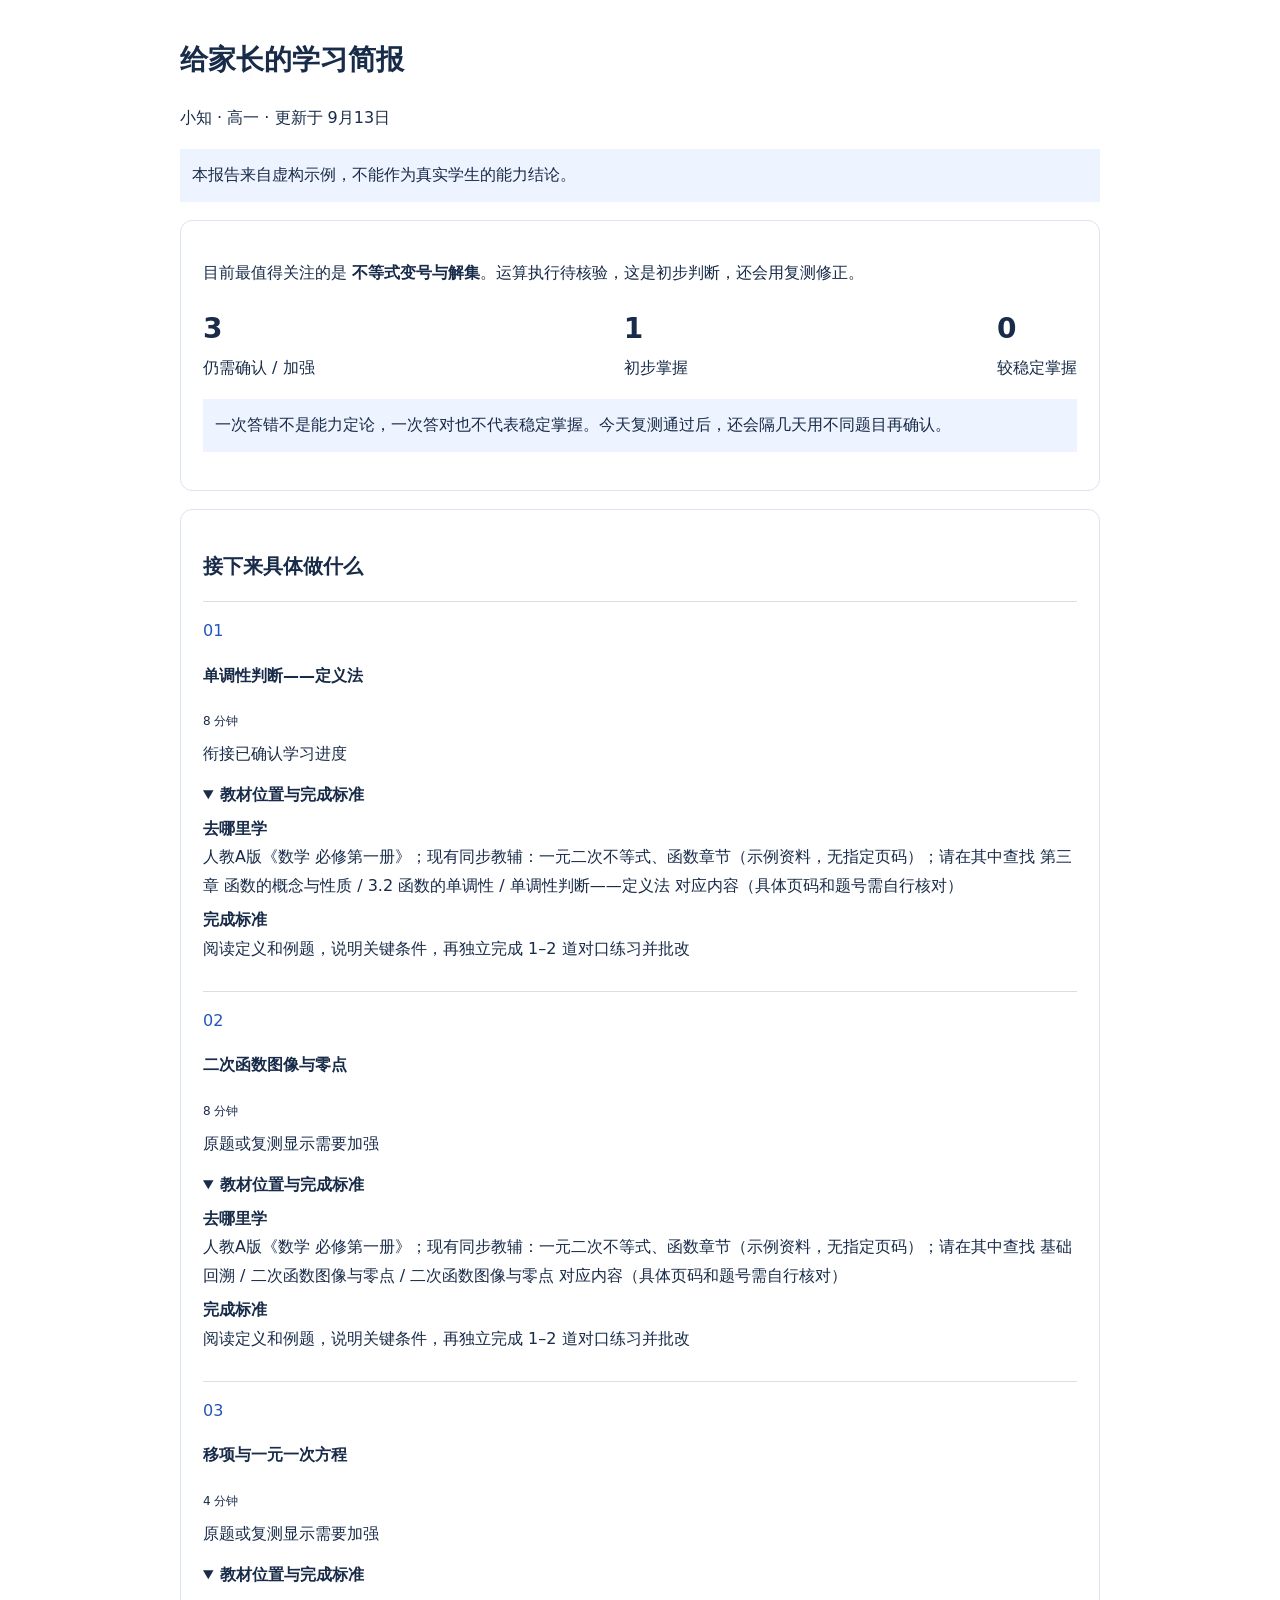
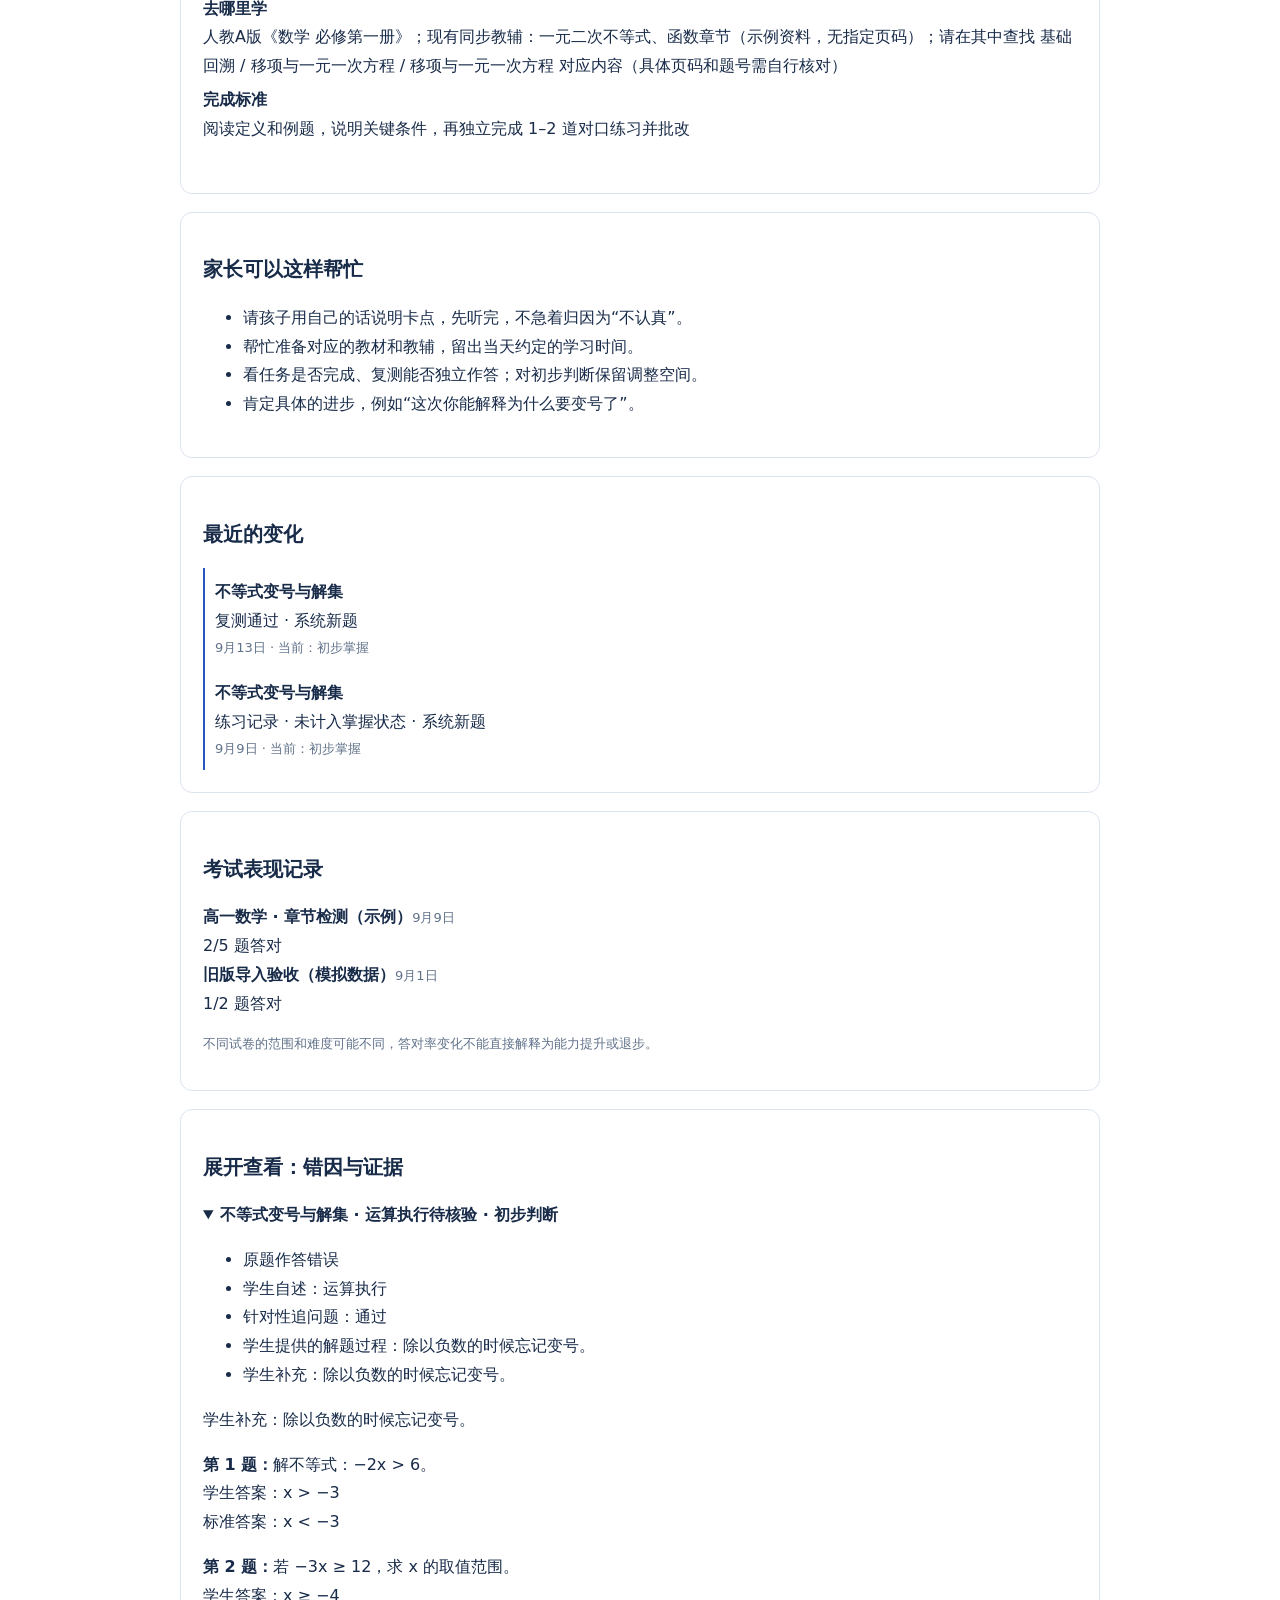
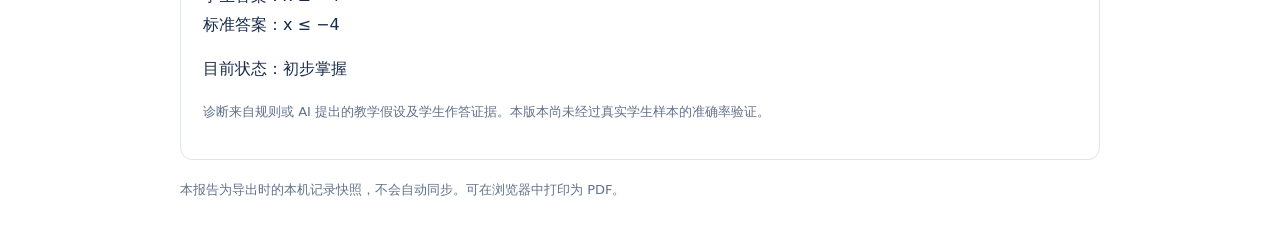
<file: model/示例家长报告.html>
<!doctype html><html lang="zh-CN"><meta charset="utf-8"><meta name="viewport" content="width=device-width,initial-scale=1"><title>数学学习诊断报告</title><style>body{font-family:system-ui,"Microsoft YaHei",sans-serif;color:#182b49;max-width:920px;margin:35px auto;padding:0 20px;line-height:1.8}h1{font-size:28px}h2{font-size:20px}h3{font-size:16px}.card{border:1px solid #dce4ef;border-radius:12px;padding:22px;margin:18px 0;break-inside:avoid}.row,.stats{display:flex;gap:28px;justify-content:space-between}.stat strong{display:block;font-size:28px}.muted,small,.coverage{color:#61728a;font-size:13px}.pill{font-size:12px;background:#edf3ff;padding:3px 8px}.task{border-top:1px solid #ddd;padding:15px 0}.task-num{color:#2455bb}.task p{margin:5px 0}.time{font-size:12px}.notice{padding:12px;background:#edf3ff}.question-text,.notes{white-space:pre-wrap;overflow-wrap:anywhere}button,.no-print,.flow-actions{display:none}details{margin:12px 0}summary{font-weight:bold}.timeline-item{padding:10px;border-left:2px solid #2455bb}.timeline-item strong,.timeline-item small{display:block}@media(max-width:600px){.stats{gap:10px}.card{padding:15px}}@media print{body{margin:0}.card{break-inside:avoid}}</style><body><header class="heading"><div><h1>给家长的学习简报</h1><p>小知 · 高一 · 更新于 9月13日</p></div><div class="row no-print"><button class="btn primary small" data-action="export-report" >导出报告</button><button class="btn small" data-action="print" >打印 / PDF</button></div></header><p class="notice warn">本报告来自虚构示例，不能作为真实学生的能力结论。</p><section class="card section-gap"><p class="report-lead">目前最值得关注的是 <strong>不等式变号与解集</strong>。运算执行待核验，这是初步判断，还会用复测修正。</p><div class="stats"><div class="stat"><strong>3</strong><span>仍需确认 / 加强</span></div><div class="stat"><strong>1</strong><span>初步掌握</span></div><div class="stat"><strong>0</strong><span>较稳定掌握</span></div></div><p class="notice">一次答错不是能力定论，一次答对也不代表稳定掌握。今天复测通过后，还会隔几天用不同题目再确认。</p></section><div class="grid section-gap"><div class="stack"><section class="card"><h2>接下来具体做什么</h2><article class="task "><span class="task-num">01</span><div class="task-body"><div class="task-heading"><h3>单调性判断——定义法</h3><span class="time">8 分钟</span></div><p class="task-reason">衔接已确认学习进度</p><details class="task-details" open><summary>教材位置与完成标准</summary><p><strong>去哪里学</strong><br>人教A版《数学 必修第一册》；现有同步教辅：一元二次不等式、函数章节（示例资料，无指定页码）；请在其中查找 第三章 函数的概念与性质 / 3.2 函数的单调性 / 单调性判断——定义法 对应内容（具体页码和题号需自行核对）</p><p><strong>完成标准</strong><br>阅读定义和例题，说明关键条件，再独立完成 1–2 道对口练习并批改</p></details><div class="row task-actions"><button class="btn small subtle" data-action="review-kp" data-id="M1-3-2-02">学完了，去复测</button><button class="btn small text-button" data-action="task-done" data-id="task:M1-3-2-02:2026-09-13">记录已学习</button></div></div></article><article class="task "><span class="task-num">02</span><div class="task-body"><div class="task-heading"><h3>二次函数图像与零点</h3><span class="time">8 分钟</span></div><p class="task-reason">原题或复测显示需要加强</p><details class="task-details" open><summary>教材位置与完成标准</summary><p><strong>去哪里学</strong><br>人教A版《数学 必修第一册》；现有同步教辅：一元二次不等式、函数章节（示例资料，无指定页码）；请在其中查找 基础回溯 / 二次函数图像与零点 / 二次函数图像与零点 对应内容（具体页码和题号需自行核对）</p><p><strong>完成标准</strong><br>阅读定义和例题，说明关键条件，再独立完成 1–2 道对口练习并批改</p></details><div class="row task-actions"><button class="btn small subtle" data-action="review-kp" data-id="J-ALG-05">学完了，去复测</button><button class="btn small text-button" data-action="task-done" data-id="task:J-ALG-05:2026-09-13">记录已学习</button></div></div></article><article class="task "><span class="task-num">03</span><div class="task-body"><div class="task-heading"><h3>移项与一元一次方程</h3><span class="time">4 分钟</span></div><p class="task-reason">原题或复测显示需要加强</p><details class="task-details" open><summary>教材位置与完成标准</summary><p><strong>去哪里学</strong><br>人教A版《数学 必修第一册》；现有同步教辅：一元二次不等式、函数章节（示例资料，无指定页码）；请在其中查找 基础回溯 / 移项与一元一次方程 / 移项与一元一次方程 对应内容（具体页码和题号需自行核对）</p><p><strong>完成标准</strong><br>阅读定义和例题，说明关键条件，再独立完成 1–2 道对口练习并批改</p></details><div class="row task-actions"><button class="btn small subtle" data-action="review-kp" data-id="J-ALG-01">学完了，去复测</button><button class="btn small text-button" data-action="task-done" data-id="task:J-ALG-01:2026-09-13">记录已学习</button></div></div></article></section><section class="card"><h2>家长可以这样帮忙</h2><ul class="help-list"><li>请孩子用自己的话说明卡点，先听完，不急着归因为“不认真”。</li><li>帮忙准备对应的教材和教辅，留出当天约定的学习时间。</li><li>看任务是否完成、复测能否独立作答；对初步判断保留调整空间。</li><li>肯定具体的进步，例如“这次你能解释为什么要变号了”。</li></ul></section></div><div class="stack"><section class="card"><h2>最近的变化</h2><div class="timeline"><div class="timeline-item"><strong>不等式变号与解集</strong><span>复测通过 · 系统新题</span><small>9月13日 · 当前：初步掌握</small></div><div class="timeline-item"><strong>不等式变号与解集</strong><span>练习记录 · 未计入掌握状态 · 系统新题</span><small>9月9日 · 当前：初步掌握</small></div></div></section><section class="card"><h2>考试表现记录</h2><div class="list-row"><div><strong>高一数学 · 章节检测（示例）</strong><small>9月9日</small></div><span>2/5 题答对</span></div><div class="list-row"><div><strong>旧版导入验收（模拟数据）</strong><small>9月1日</small></div><span>1/2 题答对</span></div><p class="coverage">不同试卷的范围和难度可能不同，答对率变化不能直接解释为能力提升或退步。</p></section></div></div><section class="card section-gap"><h2>展开查看：错因与证据</h2><details open><summary>不等式变号与解集 · 运算执行待核验 · 初步判断</summary><ul class="evidence"><li>原题作答错误</li><li>学生自述：运算执行</li><li>针对性追问题：通过</li><li>学生提供的解题过程：除以负数的时候忘记变号。</li><li>学生补充：除以负数的时候忘记变号。</li></ul><p>学生补充：除以负数的时候忘记变号。</p><p class="question-text"><strong>第 1 题：</strong>解不等式：−2x &gt; 6。<br>学生答案：x &gt; −3<br>标准答案：x &lt; −3</p><p class="question-text"><strong>第 2 题：</strong>若 −3x ≥ 12，求 x 的取值范围。<br>学生答案：x ≥ −4<br>标准答案：x ≤ −4</p><p>目前状态：初步掌握</p></details><p class="coverage">诊断来自规则或 AI 提出的教学假设及学生作答证据。本版本尚未经过真实学生样本的准确率验证。</p></section><p class="coverage">本报告为导出时的本机记录快照，不会自动同步。可在浏览器中打印为 PDF。</p></body></html>
</file>
<file: model/style.css>
:root{--ink:#182b49;--muted:#61728a;--blue:#2455bb;--blue-soft:#edf3ff;--teal:#197569;--teal-soft:#eaf6f1;--orange:#a36015;--orange-soft:#fff3dc;--line:#dce4ef;--paper:#fff;--bg:#f3f6fb;--radius:16px;font-family:"Segoe UI","Microsoft YaHei",system-ui,sans-serif;color:var(--ink);background:var(--bg);font-size:15px;line-height:1.65}
*{box-sizing:border-box}body{margin:0}button,input,select,textarea{font:inherit}button,a,input,select,textarea{touch-action:manipulation}button{cursor:pointer}button:disabled{opacity:.5;cursor:wait}a{color:var(--blue)}button:focus-visible,a:focus-visible,input:focus-visible,textarea:focus-visible,select:focus-visible{outline:3px solid #e4ac3e;outline-offset:3px}h1,h2,h3,p{margin-top:0}h1{font-size:30px;line-height:1.35;letter-spacing:-.7px;margin-bottom:12px}h2{font-size:20px;margin-bottom:16px}h3{font-size:16px;margin-bottom:8px}small,.muted{color:var(--muted)}small{font-size:12px}p:last-child{margin-bottom:0}.shell{display:grid;grid-template-columns:226px minmax(0,1fr);min-height:100vh}.sidebar{background:var(--paper);border-right:1px solid var(--line);padding:30px 20px;position:sticky;top:0;height:100vh;display:flex;flex-direction:column}.brand{display:flex;align-items:center;gap:12px;margin-bottom:45px;text-decoration:none;color:var(--ink)}.brand-mark{width:40px;height:40px;display:grid;place-items:center;background:var(--blue);color:white;border-radius:13px 13px 13px 3px;font-family:Georgia,serif;font-size:28px}.brand strong{font-size:23px;letter-spacing:2px}.brand small{display:block;font-size:11px;letter-spacing:1px}.nav{display:flex;flex-direction:column;gap:9px}.nav button{border:0;background:transparent;border-radius:10px;padding:13px 14px;text-align:left;display:flex;align-items:center;gap:12px;color:var(--muted);font-weight:600}.nav button.active{background:var(--blue-soft);color:var(--blue)}.nav svg{width:21px;height:21px;flex-shrink:0}.side-note{margin-top:auto;padding-top:28px;font-size:12px;color:var(--muted)}.side-note p{margin-bottom:12px}.side-note button{width:100%}.content{min-width:0}.topbar{height:82px;padding:0 42px;display:flex;align-items:center;justify-content:space-between;gap:12px;border-bottom:1px solid var(--line)}.breadcrumb{font-size:13px;color:var(--muted)}.top-actions{display:flex;gap:10px;align-items:center}.mode{border:1px solid var(--line);background:white;border-radius:30px;padding:5px 12px;font-size:12px;color:var(--teal)}.avatar{width:35px;height:35px;border-radius:50%;background:#dce8fb;color:var(--blue);border:0;font-weight:700}main{max-width:1160px;margin:0 auto;padding:34px 42px 60px}.eyebrow{font-size:12px;font-weight:700;color:var(--blue);letter-spacing:1.5px;margin-bottom:9px}.heading{display:flex;justify-content:space-between;align-items:start;gap:20px;margin-bottom:25px}.heading p{color:var(--muted);margin-bottom:0}.grid{display:grid;grid-template-columns:minmax(0,1.65fr) minmax(240px,1fr);gap:22px}.grid.equal{grid-template-columns:1fr 1fr}.stack{display:flex;flex-direction:column;gap:20px}.card{background:var(--paper);border:1px solid var(--line);border-radius:var(--radius);padding:25px}.card.accent{border-color:#b8d0f4;background:linear-gradient(125deg,#fff 45%,#f0f5ff)}.card-header{display:flex;align-items:center;justify-content:space-between;gap:12px;margin-bottom:15px}.card-header h2,.card-header h3{margin:0}.pill{display:inline-flex;gap:5px;align-items:center;font-size:11px;line-height:1.7;padding:3px 9px;border-radius:6px;color:var(--blue);background:var(--blue-soft);white-space:normal}.pill.green{color:var(--teal);background:var(--teal-soft)}.pill.orange{color:var(--orange);background:var(--orange-soft)}.pill.gray{color:var(--muted);background:#f0f3f7}.btn{border:1px solid var(--line);background:white;color:var(--ink);padding:10px 16px;border-radius:9px;min-height:43px;font-weight:600;text-decoration:none;display:inline-flex;justify-content:center;align-items:center;gap:7px}.btn.primary{background:var(--blue);border-color:var(--blue);color:white}.btn.subtle{background:var(--blue-soft);border-color:transparent;color:var(--blue)}.btn.small{font-size:12px;min-height:34px;padding:6px 11px}.btn.danger{color:#ac3548}.btn.wide{width:100%}.link{border:0;padding:0;background:transparent;color:var(--blue);text-decoration:underline;text-underline-offset:3px}.row{display:flex;align-items:center;gap:10px;flex-wrap:wrap}.between{justify-content:space-between}.section-gap{margin-top:24px}.stats{display:grid;grid-template-columns:repeat(3,1fr);gap:15px;margin:23px 0}.stat{padding:4px 15px;border-left:1px solid var(--line)}.stat strong{display:block;font-size:30px;font-weight:650;line-height:1.2;font-variant-numeric:tabular-nums}.stat span{font-size:12px;color:var(--muted)}.path{display:flex;gap:0;margin:25px 0}.path-step{flex:1;border-top:3px solid var(--line);padding-top:12px;position:relative}.path-step:before{content:'';position:absolute;width:10px;height:10px;background:var(--line);border-radius:50%;top:-6px;left:0}.path-step.done{border-color:var(--teal)}.path-step.done:before{background:var(--teal)}.path-step.active{border-color:var(--blue)}.path-step.active:before{background:var(--blue)}.path-step strong{display:block;font-size:13px}.path-step small{font-size:11px}.notebook{border-left:0;padding:4px 0 4px 16px;margin:18px 0}.notebook .math{font:23px Georgia,"Microsoft YaHei",serif;margin:5px 0 12px}.task{display:grid;grid-template-columns:32px minmax(0,1fr) auto;gap:12px;padding:18px 0;border-top:1px solid var(--line)}.task:first-child{border-top:0}.task-num{font-size:12px;color:var(--blue);font-weight:700;padding-top:2px}.task h3{margin-bottom:5px}.task p{font-size:13px;color:var(--muted);margin-bottom:8px}.time{font-size:12px;color:var(--muted);white-space:nowrap}.notice{border-radius:9px;background:var(--blue-soft);padding:12px 15px;color:#355582;font-size:13px}.notice.warn{background:var(--orange-soft);color:#815014}.notice.good{background:var(--teal-soft);color:var(--teal)}.notice+.notice{margin-top:10px}.empty{text-align:center;padding:30px 12px;color:var(--muted)}.empty h3{color:var(--ink)}.empty p{font-size:13px}.empty-symbol{font:46px Georgia;color:#9bb3d9;margin-bottom:15px}.form-grid{display:grid;grid-template-columns:1fr 1fr;gap:16px}.field{display:flex;flex-direction:column;gap:6px;margin-bottom:15px;min-width:0}.field:last-child{margin-bottom:0}.field>label,.field>.label{font-size:13px;font-weight:600}.field input,.field textarea,.field select,.search{width:100%;border:1px solid #cbd6e5;border-radius:8px;background:#fff;color:var(--ink);padding:10px 12px;min-height:44px}.field textarea{resize:vertical;min-height:90px}.field input[type=checkbox]{min-height:0;width:auto}.field .hint{font-size:12px;color:var(--muted)}.full{grid-column:1/-1}.choice-row{display:flex;flex-wrap:wrap;gap:8px}.choice{border:1px solid var(--line);border-radius:9px;background:white;padding:10px 13px;color:var(--muted);min-height:43px}.choice.selected{border-color:var(--blue);color:var(--blue);background:var(--blue-soft)}.choice.good.selected{border-color:var(--teal);color:var(--teal);background:var(--teal-soft)}.upload{display:flex;align-items:center;justify-content:center;flex-direction:column;gap:10px;min-height:160px;padding:20px;border:1.5px dashed #a4badb;border-radius:12px;background:#f7faff;text-align:center;cursor:pointer}.upload strong{font-size:16px}.upload small{max-width:350px}.photo-strip{display:flex;gap:9px;overflow-x:auto;padding:12px 0}.photo-strip img{width:95px;height:100px;object-fit:cover;border-radius:7px;border:1px solid var(--line);cursor:pointer}.tabs{display:flex;gap:4px;border-bottom:1px solid var(--line);margin-bottom:22px;overflow-x:auto}.tabs button{border:0;background:transparent;padding:12px 18px;color:var(--muted);white-space:nowrap}.tabs button.active{color:var(--blue);box-shadow:inset 0 -3px var(--blue);font-weight:600}.question-card{padding:20px;border:1px solid var(--line);border-radius:12px;margin:14px 0;background:white}.question-title{display:flex;align-items:center;justify-content:space-between;margin-bottom:13px}.question-title strong{font-size:13px}.question-text{white-space:pre-wrap;overflow-wrap:anywhere;line-height:1.8;font-size:15px}.question-card .field textarea{font-size:13px;min-height:70px}.kp-tags{display:flex;flex-wrap:wrap;gap:6px;margin:8px 0}.kp-tag{border:1px solid #b7cbea;background:var(--blue-soft);border-radius:6px;color:var(--blue);font-size:11px;padding:4px 8px}.kp-tag button{border:0;color:inherit;background:none;margin-left:5px}.progress{height:6px;background:#e7edf5;overflow:hidden;border-radius:6px}.progress i{display:block;height:100%;background:var(--blue);border-radius:6px}.diag-layout{display:grid;grid-template-columns:210px minmax(0,1fr);gap:20px}.diag-list{display:flex;flex-direction:column;gap:9px}.diag-item{width:100%;text-align:left;padding:14px;border:1px solid var(--line);border-radius:10px;background:white;color:var(--ink)}.diag-item.active{border-color:var(--blue);background:var(--blue-soft)}.diag-item strong{font-size:13px;display:block}.diag-item small{font-size:11px}.evidence{padding-left:20px;font-size:13px;color:var(--muted)}.evidence li{margin:7px 0}.cause{font-size:22px;font-weight:650;margin-bottom:10px}.review-panel{background:#f8faff;border:1px solid #cbdaf1;border-radius:12px;padding:20px;margin-top:20px}.list-row{padding:16px 0;border-bottom:1px solid var(--line);display:flex;justify-content:space-between;gap:14px;align-items:center}.list-row:last-child{border-bottom:0}.list-row strong{font-size:14px}.list-row small{display:block;margin-top:3px}.timeline{border-left:1px solid var(--line);margin:20px 0 0 8px;padding-left:20px}.timeline-item{position:relative;padding-bottom:22px;font-size:13px}.timeline-item:before{content:'';position:absolute;left:-26px;top:6px;background:var(--blue);width:10px;height:10px;border-radius:50%;border:2px solid white}.timeline-item strong{display:block}.timeline-item small{display:block}details{border-top:1px solid var(--line);padding:13px 0}summary{cursor:pointer;font-size:14px;font-weight:600}details p{font-size:13px;margin-top:10px}.demo-banner{padding:9px 22px;text-align:center;background:var(--orange-soft);color:#87531b;font-size:12px}.intro{max-width:920px;margin:10px auto}.intro-hero{display:grid;grid-template-columns:1.2fr 1fr;gap:36px;align-items:center;margin:25px 0 40px}.intro h1{font-size:40px;line-height:1.4}.intro .lead{font-size:16px;color:var(--muted);max-width:430px}.intro-steps{display:grid;grid-template-columns:repeat(3,1fr);gap:16px}.intro-steps .card{padding:20px}.step-num{color:var(--blue);font:26px Georgia;margin-bottom:8px}.student-name{font-weight:600;color:var(--ink)}.help-list{font-size:13px;color:var(--muted);padding-left:20px}.help-list li{margin-bottom:8px}.report-lead{font-size:19px;line-height:1.8}.coverage{font-size:12px;color:var(--muted);border-top:1px solid var(--line);padding-top:15px;margin-top:20px}.report-chart{display:flex;gap:4px;align-items:flex-end;height:90px;padding-top:10px;margin-bottom:5px}.report-chart>div{flex:1;min-width:20px;max-width:65px;background:var(--blue-soft);border-radius:5px 5px 0 0;position:relative}.report-chart span{position:absolute;bottom:3px;left:0;right:0;text-align:center;font-size:10px;color:var(--blue)}.loading{max-width:700px;padding:70px 30px}.skip{position:fixed;left:15px;top:-60px;background:white;padding:10px;z-index:100}.skip:focus{top:10px}#toast{position:fixed;left:50%;bottom:28px;transform:translateX(-50%);background:var(--ink);color:white;padding:12px 22px;border-radius:10px;max-width:90vw;z-index:200;font-size:13px;display:none;box-shadow:0 4px 30px #182b4930}#toast.show{display:block}dialog{border:1px solid var(--line);border-radius:18px;padding:32px;width:min(700px,calc(100vw - 28px));max-height:90vh;overflow:auto;color:var(--ink)}dialog::backdrop{background:#11233d88}.modal-close{position:absolute;right:10px;top:6px;background:none;border:0;font-size:26px;color:var(--muted)}dialog img{max-width:100%;height:auto}.status-line{min-height:24px;font-size:13px;color:var(--blue);margin:10px 0}.mobile-brand{display:none}.print-only{display:none}.select-list{max-height:340px;overflow:auto;margin:15px 0}.select-list button{width:100%;text-align:left;border:0;border-bottom:1px solid var(--line);background:white;padding:12px;color:var(--ink)}.select-list button:hover{background:var(--blue-soft)}.select-list small{display:block}.flow-actions{display:flex;justify-content:flex-end;gap:10px;margin-top:22px;flex-wrap:wrap}.divider{height:1px;background:var(--line);margin:20px 0}.blank-value{color:var(--muted);font-weight:400}.progress-confirm{padding:15px;background:var(--teal-soft);border-radius:9px;margin-bottom:20px}.checkbox{display:flex;align-items:flex-start;gap:9px;font-size:13px}.checkbox input{margin-top:5px;min-width:16px;min-height:16px}.notes{white-space:pre-wrap;overflow-wrap:anywhere;font-size:13px}.busy-overlay{opacity:.6;pointer-events:none}
@media(max-width:1100px){.shell{grid-template-columns:190px 1fr}.sidebar{padding:26px 14px}main{padding:28px}.topbar{padding:0 28px}.grid{grid-template-columns:1.4fr 1fr;gap:16px}.card{padding:20px}}
@media(max-width:800px){.shell{display:block}.sidebar{display:none}.topbar{height:65px;padding:0 20px;background:white}.breadcrumb{display:none}.mobile-brand{display:flex;align-items:center;gap:8px;font-weight:700;font-size:20px}.mobile-brand .brand-mark{width:30px;height:30px;font-size:22px;border-radius:9px 9px 9px 2px}.bottom-nav{position:fixed;z-index:50;left:0;right:0;bottom:0;background:#fffffff5;border-top:1px solid var(--line);display:flex;justify-content:space-around;padding:6px 5px max(7px,env(safe-area-inset-bottom))}.bottom-nav button{border:0;background:none;color:var(--muted);font-size:10px;display:flex;align-items:center;flex-direction:column;padding:5px 10px;min-width:54px;gap:3px}.bottom-nav button.active{color:var(--blue)}.bottom-nav svg{width:21px;height:21px}main{padding:24px 19px 110px}.grid,.grid.equal{grid-template-columns:1fr}.heading{gap:10px;margin-bottom:20px}h1{font-size:26px}.heading p{font-size:13px}.heading .btn{font-size:12px;padding:8px 10px;flex-shrink:0}.card{padding:20px}.form-grid{gap:12px}.diag-layout{display:block}.diag-list{flex-direction:row;overflow:auto;margin-bottom:17px}.diag-item{min-width:165px;max-width:200px}.intro-hero{grid-template-columns:1fr;gap:18px;margin:5px 0 25px}.intro h1{font-size:32px}.intro-steps{grid-template-columns:1fr}.intro-steps .card{display:grid;grid-template-columns:35px 1fr;column-gap:12px}.intro-steps .card p{grid-column:2}.intro-steps .step-num{grid-row:1/3}.stats{gap:10px}.stat{padding:4px 12px}.stat strong{font-size:26px}.task{grid-template-columns:25px minmax(0,1fr);gap:8px}.task>.time{grid-column:2}.task .row{gap:8px}.tabs button{padding:10px 12px}.question-card{padding:15px}.demo-banner{text-align:left;padding:10px 18px}#toast{bottom:88px}.report-lead{font-size:17px}.path-step small{font-size:10px}.mode{font-size:11px;padding:4px 9px}}
@media(min-width:801px){.bottom-nav{display:none}}
@media(max-width:410px){.form-grid{grid-template-columns:1fr}.full{grid-column:auto}.card{padding:17px}.choice{font-size:13px;padding:9px 10px}.top-actions{gap:5px}.row .btn{font-size:13px}.heading{flex-wrap:wrap}}
@media(prefers-reduced-motion:reduce){*{scroll-behavior:auto!important;transition:none!important;animation:none!important}}
@media print{body{background:white;font-size:11pt}.sidebar,.topbar,.bottom-nav,.demo-banner,.no-print,#toast,.flow-actions{display:none!important}.shell{display:block}main{padding:0;max-width:none}.card{break-inside:avoid;border:1px solid #ccc;box-shadow:none;background:white!important;margin-bottom:12px}.grid,.grid.equal{display:block}.stack{display:block}.btn,.tabs{display:none!important}.print-only{display:block}details{break-inside:avoid}h1{font-size:22pt}h2{font-size:16pt}.heading p{color:#444}.pill{border:1px solid #ccc;color:#222;background:none}a{color:#222;text-decoration:none}.report-chart{display:none}.evidence,.muted,small{color:#444}dialog{display:none!important}}

.upload svg{width:32px;height:32px;color:var(--blue)}

/* 学习工作台：让下一步清楚，让长内容按需展开。 */
:root{--ink:#243344;--muted:#606d7c;--blue:#285bc1;--blue-soft:#eef3fc;--teal:#247061;--teal-soft:#eaf5f0;--orange:#965d1b;--orange-soft:#fcf2e2;--line:#e1e6ed;--bg:#f6f7f9;--radius:14px;--nav-layer:20;--toast-layer:60;--focus:#285bc1;font-family:-apple-system,BlinkMacSystemFont,"Segoe UI","PingFang SC","Microsoft YaHei",sans-serif;font-size:15px;line-height:1.65}
body{letter-spacing:.01em}h1,h2,h3{text-wrap:balance}p{text-wrap:pretty}h1{font-size:28px;letter-spacing:-.025em;font-weight:650;margin-bottom:8px}h2{font-size:18px;font-weight:650}h3{font-weight:600}small{font-size:12px}button:focus-visible,a:focus-visible,input:focus-visible,textarea:focus-visible,select:focus-visible,summary:focus-visible{outline:3px solid var(--focus);outline-offset:3px}input::placeholder,textarea::placeholder{color:#687789;opacity:1}
.shell{grid-template-columns:224px minmax(0,1fr)}.sidebar{padding:34px 18px 20px;background:#fcfcfd}.brand{margin:0 12px 44px;gap:11px}.brand-mark{width:39px;height:39px;border-radius:12px;background:#285bc1}.brand strong{font-size:22px;letter-spacing:.13em}.brand small{font-size:11px;letter-spacing:.08em;color:var(--muted)}.nav{gap:6px}.nav button{min-height:46px;font-size:14px;font-weight:500;padding:11px 16px;border-radius:9px}.nav button.active{background:#eaf0fb;color:#2556b4;font-weight:650}.nav button:hover{background:#f0f3f7;color:var(--ink)}.nav button.active:hover{background:#e4ecfa;color:#2556b4}.nav svg{width:19px;height:19px}.side-note{padding:20px 10px 0}.side-note .btn{justify-content:flex-start;border:0;background:transparent;font-weight:500;padding:9px 6px;min-height:42px;font-size:13px}.side-note .btn:hover{color:var(--blue)}.side-note p{font-size:11px;line-height:1.8;border-top:1px solid var(--line);padding-top:20px}.topbar{height:72px;padding:0 42px;background:#fcfcfd}.breadcrumb{display:flex;gap:13px;font-size:12px}.breadcrumb strong{font-weight:500;color:var(--ink)}.breadcrumb>span{color:#a4adb8}.top-actions{gap:14px}.mode{min-height:32px;border:0;background:transparent;font-size:12px;padding:4px 0;display:flex;align-items:center;gap:7px}.mode:before{content:'';width:6px;height:6px;border-radius:50%;background:var(--teal)}.avatar{width:34px;height:34px;font-size:13px;background:#e8edf6}.mobile-settings{display:none}main{max-width:1280px;padding:36px 42px 64px}.heading{margin-bottom:28px;align-items:center}.heading>div{min-width:0}.heading p{font-size:13px;line-height:1.7}.heading>.btn{flex-shrink:0}.grid{gap:24px;grid-template-columns:minmax(0,1.6fr) minmax(275px,1fr)}.card{padding:26px;border:1px solid var(--line);box-shadow:0 2px 5px #182b4903}.card.accent{background:white;border-color:var(--line)}.card-header{margin-bottom:19px}.stack{gap:24px}.btn{font-size:13px;min-height:42px;padding:9px 16px;border-radius:8px;font-weight:550;transition:background-color .18s ease-out,border-color .18s ease-out,box-shadow .18s ease-out,transform .15s ease-out}.btn:hover{background:#f7f9fc;border-color:#a9b9d1}.btn:active{transform:translateY(1px)}.btn.primary{box-shadow:0 2px 3px #18335d10}.btn.primary:hover{background:#204da7;border-color:#204da7}.btn.subtle:hover{background:#e1eafb;border-color:transparent}.btn.small{min-height:36px;padding:6px 11px;font-size:12px}.btn.text-button{border-color:transparent;background:transparent;color:var(--muted);box-shadow:none}.btn.text-button:hover{background:#eef2f8;color:var(--blue)}.pill{border-radius:5px;font-size:11px;padding:3px 8px;font-weight:500}.stat{border:0;padding:4px 14px 4px 0}.stat strong{font-size:27px}.stats{gap:12px}.notice{background:#eef3fb;color:#3b5678;font-size:13px;border-radius:9px}.coverage{line-height:1.75;font-size:12px}.form-grid{gap:18px}.field{margin-bottom:20px}.field>label{font-size:13px;font-weight:550}.field input,.field select,.field textarea,.search{border-color:#ccd4df;border-radius:8px;padding:11px 13px;transition:border-color .16s,box-shadow .16s}.field textarea{min-height:110px}.field input:hover,.field select:hover,.field textarea:hover,.search:hover{border-color:#879ab4}.field input:focus,.field select:focus,.field textarea:focus,.search:focus{border-color:var(--blue)}.tabs{gap:6px;background:#edf0f5;border:0;border-radius:9px;padding:4px;margin-bottom:24px}.tabs button{border-radius:6px;font-size:13px;padding:9px 16px;min-height:39px}.tabs button.active{box-shadow:0 1px 3px #18345b12;background:white;color:var(--ink)}.tabs button:hover{color:var(--blue)}.upload{min-height:205px;background:#f8fafc;border:1px dashed #abbad0;border-radius:10px;transition:border-color .18s,background-color .18s}.upload:hover{border-color:var(--blue);background:#f0f5fc}.upload svg{width:35px;height:35px;margin-bottom:5px}.upload strong{font-size:16px;font-weight:550}.upload small{font-size:12px}.question-card{border-radius:10px;padding:22px}.question-title strong{font-size:14px}.choice{min-height:43px}.question-card .field textarea{font-size:14px}.kp-tag{font-size:12px}.kp-tag button{min-width:24px;min-height:24px}.diag-item{padding:16px;border-radius:9px;transition:background-color .18s,border-color .18s}.diag-item:hover{background:#f4f7fc}.diag-item.active{border-color:#9cb5e2;background:#edf3ff}.diag-item strong{font-weight:600}.review-panel{background:#f7f9fc;border-color:var(--line)}.list-row{padding:18px 0}.list-row>div{min-width:0}.list-row strong{overflow-wrap:anywhere;font-size:14px;font-weight:550}.list-row small{font-size:12px}.list-row>.row{flex-shrink:0}.list-row .row>.pill{max-width:130px}.list-row:hover{background:#fcfdff}details{padding:15px 0}summary{font-size:14px;line-height:1.75}details p{line-height:1.8}.empty{padding:35px 14px}.empty-symbol{color:#899db9;font-size:38px}.empty p{max-width:38em;margin-left:auto;margin-right:auto}.report-lead{font-size:18px;max-width:65ch}.demo-banner{font-size:11px;padding:7px 20px;background:#f9f1e5;color:#7b592b}.demo-banner .link{font-size:inherit;color:inherit}.modal-close{width:40px;height:40px;right:12px;top:12px;font-size:24px;border-radius:8px;line-height:1}.modal-close:hover{background:#f0f3f7}dialog{padding:35px;border-radius:18px;box-shadow:0 20px 70px #142b452b}dialog h2{padding-right:27px}dialog::backdrop{background:#182c4a70}.select-list button{min-height:54px}.flow-actions{padding-top:18px}.skip{z-index:var(--toast-layer)}#toast{z-index:var(--toast-layer);box-shadow:0 6px 20px #182b4926}.help-list{line-height:1.9}.status-line{line-height:1.7}.photo-strip img{border-radius:8px}.progress{height:5px}.notes{line-height:1.8}

.home-layout{display:grid;grid-template-columns:minmax(0,1fr) 290px;gap:30px;align-items:start}.home-main,.home-aside{min-width:0}.home-aside{display:flex;flex-direction:column;gap:22px}.focus-card{padding:28px 30px;background:#193d58;color:#fff;border-radius:16px}.focus-top{display:flex;justify-content:space-between;gap:12px;align-items:center;margin-bottom:25px}.focus-label{font-size:12px;color:#e1ecf5;display:inline-flex;align-items:center;gap:8px}.status-dot{width:6px;height:6px;display:inline-block;background:#9ec9df;border-radius:50%}.focus-time{font-size:11px;color:#e1ecf5;white-space:nowrap}.focus-card h2{font-size:25px;font-weight:600;line-height:1.5;margin-bottom:10px;letter-spacing:-.015em;overflow-wrap:anywhere}.focus-card>p{font-size:13px;line-height:1.8;color:#d7e5ef;margin-bottom:20px;max-width:45em}.focus-source{font-size:11px;color:#d7e5ef;padding-bottom:22px;overflow-wrap:anywhere}.focus-source span{white-space:nowrap}.focus-bottom{display:flex;align-items:center;gap:18px;justify-content:space-between;border-top:1px solid #436177;padding-top:21px}.focus-bottom>span{font-size:11px;color:#d7e5ef;text-align:right;max-width:220px}.btn.focus-button{background:#fff;color:#1d405c;border-color:#fff;min-height:43px;gap:22px;white-space:nowrap;font-size:13px}.btn.focus-button:hover{background:#eaf2f9;border-color:#eaf2f9}.focus-button>span{font-size:20px;font-weight:400;line-height:1}.learning-route{display:flex;align-items:center;justify-content:space-between;gap:10px;padding:22px 8px 26px}.learning-route>span{display:flex;align-items:center;gap:7px;font-size:12px;color:var(--muted);white-space:nowrap}.learning-route i{border:1px solid #c2cbd6;width:20px;height:20px;display:inline-flex;align-items:center;justify-content:center;border-radius:50%;font-style:normal;font-size:10px}.learning-route small{font-size:10px}.learning-route .done{color:var(--teal)}.learning-route .done i{border-color:#c4ddd5;background:var(--teal-soft)}.learning-route .active{color:var(--blue);font-weight:600}.learning-route .active i{background:var(--blue);color:#fff;border-color:var(--blue)}.task-panel{margin-top:3px;background:white;border:1px solid var(--line);border-radius:14px;padding:24px 26px}.section-description{font-size:12px;color:var(--muted);margin:4px 0 0}.task-panel .card-header{margin-bottom:18px}.time-budget{display:flex;align-items:center;gap:10px;background:#f5f7fa;border-radius:8px;padding:10px 12px;font-size:12px;color:var(--muted);margin-bottom:5px}.time-budget>div{display:flex;gap:6px;align-items:center}.time-budget input{width:58px;border:1px solid #cbd4df;border-radius:5px;background:#fff;min-height:34px;font-size:14px;font-weight:600;padding:3px 7px;color:var(--ink)}.time-budget .btn{margin-left:auto;background:white;min-height:33px}.task{display:grid;grid-template-columns:27px minmax(0,1fr);gap:12px;padding:24px 0;border-top:1px solid var(--line)}.task:first-child{border-top:0}.task-num{font-size:11px;display:flex;align-items:center;justify-content:center;width:25px;height:25px;border:1px solid #d6deea;border-radius:7px;background:#f6f8fb;color:var(--muted);padding:0;margin-top:2px}.task-complete .task-num{color:var(--teal);background:var(--teal-soft);border-color:#c7e0d6}.task-heading{display:flex;justify-content:space-between;align-items:start;gap:14px}.task-heading h3{font-size:15px;font-weight:600;line-height:1.65;margin-bottom:4px}.task-heading .time{padding-top:4px;font-size:11px}.task .task-reason{font-size:12px;margin-bottom:7px}.task-details{border:0;margin:0 0 10px;padding:0}.task-details>summary{font-size:12px;color:var(--blue);font-weight:500;min-height:28px;line-height:28px}.task-details[open]{padding-bottom:4px}.task-details p{font-size:13px;background:#f6f8fb;padding:12px 14px;border-radius:7px;margin:8px 0;line-height:1.85}.task-details p strong{color:var(--ink);font-weight:550}.task .task-actions{gap:8px}.task-panel>.coverage{margin-top:0}.course-panel,.review-reminder{padding:23px;background:#fff;border:1px solid var(--line);border-radius:14px}.course-panel h2,.review-reminder h2{font-size:16px}.course-panel .card-header{margin-bottom:18px}.course-book{display:flex;align-items:center;gap:13px}.course-book>svg{width:39px;height:47px;color:#557db1;background:#eef3fa;padding:9px;border-radius:7px;flex-shrink:0}.course-book strong{display:block;font-size:15px;font-weight:600}.course-book small{display:block;font-size:11px;margin-top:2px}.course-progress{font-size:13px;margin-top:15px;color:var(--muted);line-height:1.8;overflow-wrap:anywhere}.record-overview{border-top:1px solid var(--line);padding-top:20px;margin-top:20px}.record-overview h3{font-size:13px;margin:0;font-weight:600}.record-overview .between>span{font-size:10px;color:var(--muted)}.status-summary{display:flex;flex-direction:column;gap:10px;margin:17px 0}.status-summary>span{display:flex;align-items:center;gap:8px;font-size:12px;color:var(--muted)}.status-summary strong{margin-left:auto;color:var(--ink);font-size:13px;font-weight:600}.state-dot{width:6px;height:6px;border-radius:50%;background:var(--muted);flex-shrink:0}.state-dot.orange{background:#b77d34}.state-dot.blue{background:#4b78ce}.state-dot.green{background:#328672}.record-overview>.btn{font-size:11px;justify-content:space-between;padding:7px 0;min-height:30px}.review-empty{display:grid;grid-template-columns:29px 1fr;gap:6px 9px;align-items:center;padding-top:0}.review-empty svg{width:23px;height:23px;color:var(--teal);grid-row:1/3;align-self:start;margin-top:3px}.review-empty strong{font-size:13px;font-weight:500}.review-empty p{font-size:12px;color:var(--muted);line-height:1.8;grid-column:2;margin:0}.parent-entry{display:flex;align-items:center;gap:12px;width:100%;padding:18px 5px;border:0;border-bottom:1px solid var(--line);background:transparent;text-align:left;color:var(--ink)}.parent-entry>svg{width:24px;height:24px;color:var(--muted);flex-shrink:0}.parent-entry strong{font-size:13px;font-weight:550;display:block}.parent-entry small{font-size:11px;display:block;margin-top:3px}.parent-entry>span:last-child{margin-left:auto;font-size:20px}.parent-entry:hover{color:var(--blue)}.aside-note{font-size:11px;line-height:1.8;color:var(--muted);margin-top:-7px;padding:0 5px}

.intro{max-width:1020px;margin:0 auto}.intro-hero{grid-template-columns:1.12fr 1fr;gap:48px;align-items:center;margin:25px 0 55px}.intro-label{font-size:12px;font-weight:500;color:var(--blue);display:block;margin-bottom:23px}.intro h1{font-size:38px;font-weight:600;line-height:1.45;letter-spacing:-.025em;margin-bottom:23px}.intro .lead{font-size:14px;line-height:2;color:var(--muted)}.intro-note{font-size:11px;line-height:1.9;color:var(--muted);margin-top:18px}.example-sheet{background:white;border:1px solid #dbe2eb;box-shadow:0 12px 35px #18365d08;border-radius:14px;overflow:hidden}.sheet-heading{display:flex;align-items:center;justify-content:space-between;padding:17px 23px;border-bottom:1px solid var(--line);font-size:12px}.equation-example{padding:22px 26px 25px}.equation-example>span{font-size:11px;color:var(--muted)}.equation-example>p{font-family:Georgia,serif;font-size:37px;letter-spacing:-.03em;margin:7px 0 16px;color:#1f3c55}.answer-comparison{display:flex;gap:22px;font-size:11px;color:var(--muted)}.answer-comparison s,.answer-comparison strong{display:block;font:18px Georgia,serif;margin-top:5px}.answer-comparison s{color:#9b514d;text-decoration-thickness:1px}.answer-comparison strong{color:var(--teal)}.example-insight{display:flex;gap:10px;margin:0 18px 18px;padding:16px;background:#eef3fa;border-radius:8px}.insight-icon{flex-shrink:0;display:grid;place-items:center;width:22px;height:22px;border-radius:50%;color:var(--blue);border:1px solid #b8cae7;font-size:13px}.example-insight strong{font-size:12px;font-weight:550;line-height:1.75;display:block}.example-insight p{font-size:11px;color:var(--muted);margin:5px 0 0}.sheet-footer{display:flex;justify-content:space-between;gap:9px;padding:13px 22px;border-top:1px solid var(--line);font-size:11px;color:var(--orange)}.sheet-footer>span{color:var(--muted)}.intro-steps{display:grid;grid-template-columns:repeat(3,1fr);gap:24px;border-top:1px solid var(--line);padding-top:30px}.intro-steps article{display:flex;gap:14px}.intro-steps .step-num{font-size:13px;color:var(--muted);margin-top:2px}.intro-steps h3{font-size:14px}.intro-steps p{font-size:12px;line-height:1.85;color:var(--muted)}.intro-migrate{display:flex;align-items:center;justify-content:space-between;gap:20px;border-top:1px solid var(--line);padding:25px 0;margin-top:27px}.intro-migrate strong{font-size:13px;font-weight:550;display:block}.intro-migrate span{font-size:12px;color:var(--muted);display:block;margin-top:3px}

@media(max-width:1200px) and (min-width:801px){.shell{grid-template-columns:194px minmax(0,1fr)}.sidebar{padding:30px 13px 18px}.brand{margin-left:10px}.nav button{padding:11px 13px}.topbar{padding:0 28px}main{padding:30px 28px 60px}.home-layout{grid-template-columns:minmax(0,1fr) 255px;gap:22px}.focus-card{padding:25px}.focus-card h2{font-size:23px}.focus-bottom{flex-wrap:wrap;gap:12px}.focus-bottom>span{text-align:left;max-width:none}.course-panel,.review-reminder{padding:20px}.task-panel{padding:22px}.grid{gap:20px;grid-template-columns:minmax(0,1.3fr) minmax(260px,1fr)}.intro-hero{gap:25px}.intro h1{font-size:32px}.intro .row{gap:8px}.intro .btn{padding:9px 12px}.learning-route{gap:6px;padding-left:0;padding-right:0}.learning-route>span{font-size:11px;gap:5px}}
@media(max-width:1000px) and (min-width:801px){.home-layout{grid-template-columns:1fr}.home-aside{display:grid;grid-template-columns:1fr 1fr;gap:20px}.course-panel{grid-row:span 2}.parent-entry{align-self:start}.aside-note{grid-column:1/-1}.grid{grid-template-columns:1fr}.intro-hero{grid-template-columns:1fr 1fr}.intro h1{font-size:30px}.intro-steps{gap:17px}.intro-steps article{display:block}.intro-steps .step-num{display:block;margin-bottom:9px}.intro .row .btn{width:100%}.diag-layout{grid-template-columns:180px minmax(0,1fr)}}
@media(max-width:800px){.shell{display:block}.sidebar{display:none}.topbar{height:64px;padding:0 20px;background:#fff}.breadcrumb{display:none}.mobile-brand{font-size:19px;letter-spacing:.05em;gap:9px}.mobile-brand .brand-mark{border-radius:9px;width:31px;height:31px;font-size:23px}.top-actions{gap:9px}.mode{display:none}.mobile-settings{display:grid;place-items:center;background:transparent;border:0;color:var(--muted);width:40px;height:40px;border-radius:8px}.mobile-settings svg{width:21px;height:21px}.mobile-settings:hover{background:#f1f4f8}.avatar{width:34px;height:34px}main{padding:26px 20px 112px}.heading{align-items:start;margin-bottom:22px;flex-wrap:wrap;gap:12px}h1{font-size:25px}.heading p{font-size:12px;line-height:1.8}.heading>.btn{min-height:40px;font-size:12px;padding:8px 11px}.home-layout{display:flex;flex-direction:column;gap:25px}.home-main,.home-aside{width:100%}.home-aside{gap:20px}.focus-card{padding:23px 21px;border-radius:14px}.focus-top{margin-bottom:22px}.focus-card h2{font-size:23px;line-height:1.5}.focus-card>p{font-size:13px;margin-bottom:18px}.focus-label{font-size:11px}.focus-time{font-size:10px}.focus-source{font-size:11px;padding-bottom:18px}.focus-bottom{flex-wrap:wrap;gap:13px;padding-top:18px}.focus-bottom>span{text-align:left;max-width:none;font-size:11px}.btn.focus-button{min-height:44px;width:100%;justify-content:space-between;font-size:13px}.learning-route{padding:21px 2px;gap:6px}.learning-route>span{font-size:11px;gap:5px}.learning-route i{width:18px;height:18px;font-size:9px}.learning-route small{font-size:10px}.task-panel{padding:21px 19px}.task-panel h2{font-size:17px}.section-description{font-size:11px;margin-top:4px}.task-panel .card-header{gap:7px}.task-panel .pill{font-size:10px;flex-shrink:0}.time-budget{padding:10px;font-size:12px;gap:7px}.time-budget input{min-height:40px;width:51px;font-size:16px}.time-budget .btn{min-height:40px;padding:6px 9px;font-size:11px}.task{grid-template-columns:23px minmax(0,1fr);gap:9px;padding:22px 0}.task-num{width:22px;height:23px;font-size:10px}.task-heading h3{font-size:14px}.task-heading{gap:9px}.task-heading .time{font-size:10px}.task-details>summary{min-height:38px;line-height:38px;font-size:12px}.task .btn.small{font-size:11px;padding:7px 9px;min-height:40px}.task .task-actions{gap:4px}.course-panel,.review-reminder{padding:22px}.record-overview>.btn{min-height:42px;font-size:12px}.parent-entry{padding:13px 5px 21px}.aside-note{margin:0 0 6px}.grid,.grid.equal{grid-template-columns:1fr;gap:20px}.stack{gap:20px}.card{padding:22px;border-radius:12px}.btn.small{min-height:42px;font-size:12px}.field input,.field select,.field textarea,.search{font-size:16px;min-height:46px}.field .hint{font-size:12px}.field{margin-bottom:18px}.tabs{gap:3px;margin-bottom:22px}.tabs button{font-size:12px;min-height:42px;padding:8px 10px;flex:1}.upload{min-height:190px;padding:20px}.upload small{font-size:12px}.choice{min-height:44px;font-size:13px}.question-card .field textarea{font-size:16px}.list-row{gap:12px;flex-wrap:wrap;align-items:start}.list-row>.row{gap:8px}.list-row strong{font-size:14px}.diag-layout{display:block}.diag-item{min-width:165px;padding:14px}.diag-list{padding-bottom:3px}.report-lead{font-size:17px}.stat strong{font-size:25px}.stat span{font-size:11px}.stats{gap:8px}.stat{padding:3px 0}.review-panel{padding:17px}.intro{margin:0}.intro-hero{grid-template-columns:1fr;gap:32px;margin:5px 0 32px}.intro-label{margin-bottom:17px;font-size:11px}.intro h1{font-size:32px;line-height:1.45;margin-bottom:17px}.intro .lead{font-size:14px}.intro .row{gap:8px}.intro .row .btn{font-size:12px;padding:10px 12px;min-height:44px}.intro-note{font-size:11px;margin-top:15px}.intro-steps{grid-template-columns:1fr;gap:22px;padding-top:28px}.intro-steps article{display:flex;gap:15px}.intro-steps .step-num{display:block;font-size:12px}.intro-steps h3{font-size:14px;margin-bottom:5px}.intro-steps p{font-size:12px}.intro-migrate{padding:22px 0;gap:15px}.intro-migrate>div{flex:1}.intro-migrate .btn{font-size:11px;min-height:44px}.intro-migrate span{font-size:11px}.intro-migrate strong{font-size:12px}.bottom-nav{z-index:var(--nav-layer);background:#fff;padding:7px 10px max(8px,env(safe-area-inset-bottom));box-shadow:0 -3px 14px #18355b04;border-top:1px solid #e3e8ef;gap:3px}.bottom-nav button{min-height:49px;min-width:0;flex:1;padding:6px 8px 4px;border-radius:9px;font-size:10px;gap:4px}.bottom-nav button.active{background:#eef3fc;color:var(--blue)}.bottom-nav svg{width:20px;height:20px}.bottom-nav button:hover{background:#f0f4fa}.demo-banner{font-size:10px;padding:7px 19px;line-height:1.7}.flow-actions{justify-content:flex-start}.flow-actions .btn{min-height:44px}.modal-close{right:9px;top:9px;width:42px;height:42px}dialog{padding:28px 22px;border-radius:17px;width:calc(100vw - 28px);max-height:88vh}dialog h2{font-size:18px}.select-list{max-height:48vh}.select-list button{font-size:14px;min-height:60px}.select-list small{font-size:11px}#toast{bottom:90px;font-size:12px;padding:12px 17px}}
@media(max-width:380px){main{padding-left:16px;padding-right:16px}.card,.task-panel{padding:18px 16px}.focus-card{padding:22px 19px}.focus-card h2{font-size:21px}.intro h1{font-size:30px}.intro .row .btn{width:100%}.time-budget{gap:5px}.task-heading{flex-wrap:wrap;gap:0}.task-heading .time{padding:0 0 6px}.learning-route>span{font-size:10px;gap:4px}.learning-route small{display:none}.intro-migrate{align-items:start;flex-wrap:wrap}.intro-migrate>div{flex-basis:100%}.btn.small{padding-left:9px;padding-right:9px}}
@media(prefers-reduced-motion:reduce){*,*:before,*:after{animation:none!important;transition:none!important;scroll-behavior:auto!important}}
@media print{body{background:white}.mobile-settings,.parent-entry,.aside-note,.learning-route,.time-budget{display:none!important}main{max-width:none;padding:0}.home-layout{display:block}.focus-card{color:#222;background:#fff;border:1px solid #ddd}.focus-card p,.focus-card span,.focus-source{color:#444}.task-panel,.course-panel,.review-reminder{box-shadow:none;border:1px solid #ccc;margin:12px 0}.home-aside{display:block}.focus-bottom{border-color:#ccc}.task-details::details-content{content-visibility:visible}.task-details{break-inside:avoid}.task-details>summary{display:none}.task-details p{display:block;background:#fff}.task-heading .time{color:#444}.intro-hero{display:block}.card{box-shadow:none}.demo-banner{display:none!important}}

label[role="button"]:focus-visible{outline:3px solid var(--focus);outline-offset:3px}

.ai-config{margin:20px 0;border-bottom:1px solid var(--line)}.ai-config>summary{padding:0 0 8px;font-size:13px}.ai-config[open]>summary{margin-bottom:16px}

.ability-grid{display:grid;grid-template-columns:repeat(2,minmax(0,1fr));gap:10px;margin:18px 0}.ability-grid>div,.ability-strip>span{border:1px solid var(--line);border-radius:10px;background:#f8faff;padding:13px}.ability-grid small,.ability-strip small{display:block;color:var(--muted);font-size:11px}.ability-grid strong,.ability-strip strong{display:block;margin-top:4px;font-size:14px}.ability-grid p{font-size:11px;color:var(--muted);line-height:1.65;margin:8px 0 0}.ability-strip{display:grid;grid-template-columns:repeat(4,minmax(0,1fr));gap:8px;margin:17px 0}.ability-strip>span{padding:10px}
@media(max-width:800px){.ability-grid,.ability-strip{grid-template-columns:1fr 1fr}}

.subject-picker{display:flex;align-items:center;gap:6px;font-size:13px;white-space:nowrap}.subject-picker select{padding:6px;border:1px solid #dce4ef;border-radius:8px;background:white;color:#182b49;width:auto}.notice a{overflow-wrap:anywhere}@media(max-width:600px){.top-actions{gap:6px}.subject-picker{font-size:12px}}

.study-guide h4{margin:18px 0 6px}.study-guide p,.study-guide li{line-height:1.85;overflow-wrap:anywhere}
</file>
<file: model/theme.css>
/* 知因 · 明亮学习空间。所有动画有限时长，尊重减少动态效果偏好。 */
:root{
  --ink:var(--theme-ink, #293d35);--muted:var(--theme-muted, #647168);--blue:var(--theme-accent, #456957);--blue-soft:var(--theme-soft, #edf2ee);
  --teal:#147666;--teal-soft:#e4f6ec;--orange:#985318;--orange-soft:#fff0ce;
  --line:var(--theme-line, #dfe6df);--paper:#fff;--bg:var(--theme-bg, #f3f5f2);--radius:20px;--focus:#a44912;
  --yellow:var(--theme-note, #eadcbd);--coral:#be806b;--ease:cubic-bezier(.2,.7,.2,1);
  font-family:"Segoe UI","Microsoft YaHei UI","Microsoft YaHei",sans-serif;font-size:15px;
}
body{background:var(--bg);color:var(--ink);-webkit-font-smoothing:antialiased}
button,input,select,textarea{font-family:inherit}
h1,h2,h3{font-family:"Microsoft YaHei UI","PingFang SC","Microsoft YaHei",sans-serif}
h1{font-weight:750;letter-spacing:-1.1px}h2{font-weight:700}::selection{background:#ffdf83;color:var(--theme-ink, #14264b)}
.shell{grid-template-columns:224px minmax(0,1fr)}
.sidebar{background:#fff;border-right:1px solid var(--line);padding:32px 18px 20px}
.brand{gap:12px;margin:0 13px 44px}.brand strong{font-size:25px;letter-spacing:1px}.brand small{font-size:10px;letter-spacing:1px;margin-top:2px}
.brand-mark{background:var(--blue);border-radius:14px;box-shadow:0 5px 0 #dee6ff;width:43px;height:43px;font-size:31px}
.nav{gap:8px}.nav button{min-height:49px;border-radius:14px;color:#64718c;transition:background .2s,color .2s,translate .2s}
.nav button:hover{background:#f1f5ff;color:var(--blue);translate:3px 0}
.nav button.active{background:var(--blue);color:white;box-shadow:0 6px 14px #315cf421}
.nav button.active svg{color:#ffe28a}.side-note{border-top:1px solid var(--line);padding-top:16px}
.side-note .btn{border:0;background:transparent;justify-content:flex-start;font-size:12px;color:var(--muted)}
.side-note p{background:#f2f6ff;border-radius:12px;padding:14px;line-height:1.85;font-size:11px}
.topbar{height:83px;background:#ffffffaa;border:0;padding:0 40px;gap:20px}
.breadcrumb{font-size:12px}.breadcrumb strong{color:var(--ink);font-weight:600}.breadcrumb>span{margin:0 12px;color:#bac5d9}
.top-actions{gap:14px}.subject-picker{font-size:12px;color:var(--muted);gap:9px}
.subject-picker select{color:var(--ink);padding:8px 11px;border:1px solid #dce4f3;border-radius:11px;background:#fff;min-height:38px}
.mode{color:var(--muted);background:transparent;border:0;font-size:11px;padding:6px 0}
.mode:before{content:'';width:6px;height:6px;display:inline-block;border-radius:50%;background:var(--teal);margin-right:6px}
.avatar{width:39px;height:39px;background:var(--yellow);color:#674416;border:3px solid white;box-shadow:0 1px 5px #1738660b}
main{max-width:1320px;padding:26px 40px 60px}.heading{margin-bottom:30px;align-items:center}.heading h1{font-size:29px;margin-bottom:9px}.heading p{font-size:12px}
.btn{border-radius:12px;min-height:46px;padding:11px 18px;font-weight:600;transition:translate .2s var(--ease),box-shadow .2s,background-color .2s,border-color .2s}
.btn:hover{translate:0 -2px;box-shadow:0 5px 12px #1d3d7410;border-color:#becbf0}
.btn:active{translate:0 1px;box-shadow:none}.btn.primary{background:var(--blue);border-color:var(--blue);box-shadow:0 5px 0 var(--theme-soft, #dbe4ff);color:white}
.btn.primary:hover{background:var(--theme-hover, #254cd4);border-color:var(--theme-hover, #254cd4);box-shadow:0 7px 0 var(--theme-soft, #dbe4ff)}.btn.primary:active{box-shadow:0 2px 0 var(--theme-soft, #dbe4ff)}
.btn.small{border-radius:10px;min-height:37px}.btn.subtle{background:var(--theme-soft, #edf2ff);color:var(--theme-accent, #3156d0)}
.btn.text-button{border:0;background:transparent;box-shadow:none}.btn:disabled{translate:none}
.card,.task-panel,.course-panel,.review-reminder{border-color:var(--theme-line, #e3e9f4);border-radius:20px;box-shadow:0 4px 18px #1f3b7805;background:#fff}
.card{padding:27px}.card.accent{background:var(--theme-soft, #edf2ff);border-color:#dbe5ff}
.home-layout{grid-template-columns:minmax(0,1fr) 290px;gap:25px}.home-aside{gap:18px}
.focus-card{position:relative;overflow:hidden;background:var(--blue);border-radius:22px;padding:31px;isolation:isolate;box-shadow:0 9px 0 var(--theme-soft, #dce6ff)}
.focus-card:before{content:'';position:absolute;z-index:-1;right:-90px;top:-160px;width:340px;height:340px;border:50px solid #ffffff0a;border-radius:50%;pointer-events:none}
.focus-card:after{content:'';position:absolute;z-index:-1;right:25px;top:35px;width:50px;height:50px;border:1px solid #ffffff26;transform:rotate(25deg);pointer-events:none}
.focus-top{margin-bottom:25px}.focus-label{font-size:12px;color:#fff}.focus-time{color:#fff;font-size:11px;background:#ffffff18;border-radius:7px;padding:4px 9px}.focus-card h2{font-size:27px;line-height:1.5;max-width:90%}
.focus-card>p,.focus-source,.focus-bottom>span{color:#e7edff}.status-dot{background:var(--yellow);box-shadow:0 0 0 4px #ffe28a1c}.focus-bottom{border-color:#ffffff30;padding-top:22px}
.btn.focus-button{background:var(--yellow);border-color:var(--yellow);color:#243450;box-shadow:none;border-radius:11px;font-weight:700}.btn.focus-button:hover{background:#ffda68;border-color:#ffda68}
.learning-route{padding:26px 5px 21px}.learning-route .active{color:var(--blue)}.learning-route i{width:23px;height:23px}.learning-route .active i{box-shadow:0 0 0 4px #e2eaff}
.task-panel{padding:26px}.task-panel h2{font-size:19px}.task-num{color:#7f6623;background:#fff4cf;border:0;border-radius:8px}.task{padding:23px 0}.task-heading h3{font-size:15px}
.task-details p{background:var(--theme-soft, #f4f7fe)}.time-budget{background:var(--theme-soft, #f4f7ff);border-radius:11px;padding:12px}.course-book>svg{background:var(--theme-soft, #e9efff);color:var(--theme-accent, #3c63d6);border-radius:10px}
.review-reminder{background:#fafffd;border-color:#dfeee7}.parent-entry{border:1px solid var(--line);background:#fff;border-radius:15px;padding:17px}.parent-entry>span:last-child{color:var(--blue)}
.status-summary>span{padding:3px 0}.state-dot.orange{background:#d97b3c}.state-dot.blue{background:var(--blue)}.state-dot.green{background:#259579}
.field input,.field select,.field textarea,.search{border:1px solid #dce4f2;border-radius:11px;background:#fbfcff;transition:box-shadow .2s,border-color .2s}
.field input:focus,.field select:focus,.field textarea:focus,.search:focus{border-color:var(--blue);background:#fff;box-shadow:0 0 0 4px #315cf411;outline:none}
.field>label{font-weight:650}.field textarea{line-height:1.75}.notice{border-radius:12px;background:var(--theme-soft, #edf2ff);color:#3b5281;padding:14px 16px;line-height:1.85}.notice.warn{background:#fff1d5;color:#825115}.notice.good{background:#e4f6ec;color:#146856}
.pill{border-radius:7px;padding:4px 9px;font-size:11px}.pill.gray{background:#f0f3fa;color:#65748e}.pill.orange{background:#fff1d5;color:#86530f}
.upload{background:var(--theme-soft, #f4f7ff);border:1.5px dashed #bccdf7;border-radius:18px;min-height:220px;transition:background .2s,border-color .2s,translate .2s}
.upload:hover{background:#eaf0ff;border-color:var(--blue);translate:0 -2px}.upload svg{width:42px;height:42px;background:#e3ebff;padding:8px;box-sizing:content-box;border-radius:16px}.upload strong{font-weight:700}
.tabs{background:#eaf0fa;border:0;padding:5px;border-radius:13px;gap:3px}.tabs button{border-radius:10px;padding:10px 15px;font-size:13px;transition:background .2s,color .2s}.tabs button.active{background:#fff;box-shadow:0 2px 7px #1d3e7810;color:var(--blue)}
.question-card{border-radius:16px}.choice{border-radius:10px}.diag-item{border-radius:13px;transition:translate .2s,background .2s}.diag-item:hover{translate:2px 0}.diag-item.active{background:var(--theme-soft, #edf2ff);border-color:#b6c7fb}.review-panel{border-radius:16px;background:var(--theme-soft, #f4f7ff);border-color:#dce6fc}
.list-row{transition:background .18s;padding:19px 5px}.list-row:hover{background:var(--theme-soft, #f4f7ff)}.list-row strong{font-size:14px;font-weight:600}.list-row small{color:#73809a}
.stats{gap:12px}.stat{background:var(--theme-soft, #f4f7ff);border:0;border-radius:13px;padding:15px}.stat strong{font-family:"Segoe UI",sans-serif;color:var(--blue);font-size:31px;font-weight:700}.stat span{font-size:11px}
.ability-grid>div,.ability-strip>span{background:var(--theme-soft, #f3f7ff);border:0;border-radius:13px;padding:15px}.ability-grid strong,.ability-strip strong{color:var(--theme-accent, #3156c1)}
dialog{border:1px solid #e3e9f6;border-radius:23px;padding:35px;box-shadow:0 35px 100px #11285530}dialog::backdrop{background:#12244365;backdrop-filter:blur(5px)}
dialog[open]{animation:dialog-arrive .25s var(--ease)}dialog h2{font-weight:700}.modal-close{background:var(--theme-soft, #f0f4fc);color:#5c7092;border-radius:50%;right:13px;top:13px}
.study-guide h4{font-size:15px;color:var(--theme-accent, #2544a0)}.study-guide p,.study-guide li{line-height:2}.study-guide{border-top:1px solid var(--line);padding-top:12px}
#toast{border-radius:14px;background:#1c3156;box-shadow:0 10px 30px #17346228}#toast.show{animation:toast-arrive .22s var(--ease)}.demo-banner{background:#fff0c8;color:#7b591a;font-size:11px;padding:7px 20px}

/* 单幅学习海报：视觉层级集中在标题与错题推演。 */
.shell:has(.launch){display:block;background:#fff}.shell:has(.launch) .sidebar,.shell:has(.launch) .bottom-nav,.shell:has(.launch) .breadcrumb,.shell:has(.launch) .mode,.shell:has(.launch) .avatar,.shell:has(.launch) .mobile-settings{display:none}
.shell:has(.launch) .topbar{max-width:1536px;margin:auto;background:#fff;height:95px;padding:0 52px}
.shell:has(.launch) .mobile-brand{display:flex;align-items:center;gap:12px;font-size:26px;font-weight:750;letter-spacing:1px}.shell:has(.launch) .brand-mark{box-shadow:none}
.shell:has(.launch) main{max-width:1536px;padding:0 26px 0;margin:auto}
.launch-poster{position:relative;isolation:isolate;min-height:650px;height:min(740px,calc(100svh - 155px));background:var(--theme-surface, #e4ebe5);border-radius:30px;overflow:hidden;color:var(--theme-ink, #283f36)}
.launch-copy{position:absolute;left:5.5%;top:7%;z-index:2;pointer-events:none}.launch-label{font-size:12px;letter-spacing:2px;color:var(--theme-muted, #627268)}
.launch-copy h1{font-size:clamp(72px,7.3vw,110px);line-height:1.06;letter-spacing:-5px;font-weight:900;margin:34px 0 22px}.launch-copy h1>span{display:block}.launch-copy .shift-word{margin-left:1.3em}.launch-copy .yellow-word{color:var(--theme-emphasis, #687e70)}
.launch-copy p{font-size:15px;letter-spacing:1px;color:var(--theme-muted, #627268);margin:0}
.launch-demo{position:absolute;right:3.8%;top:5%;width:49%;height:86%;max-width:700px;perspective:1000px}
.problem-paper,.answer-paper{position:absolute;box-sizing:border-box;border-radius:7px;color:var(--ink);box-shadow:0 15px 0 #334d3e0a,0 16px 40px #334d3e0a;transform-origin:center center}
.problem-paper{width:67%;left:4%;top:7%;padding:25px 29px 27px;background:#fffefa;transform:rotate(-9deg);z-index:2;animation:paper-in .9s .25s both var(--ease)}
.problem-paper header{display:flex;justify-content:space-between;font-size:12px;color:#69758d;letter-spacing:1px}.problem-paper header>span:last-child{color:var(--theme-muted, #627b6b)}
.poster-equation{font-family:"Cambria Math",Cambria,Georgia,serif;font-size:clamp(37px,4.1vw,62px);line-height:1.25;letter-spacing:-1px;margin:29px 0 21px;white-space:nowrap}.poster-given{font-size:12px;color:#64718c;margin:-12px 0 16px}
.paper-answer{display:flex;align-items:center;gap:20px;border-top:1px solid #e4e8f1;padding-top:16px}.paper-answer>span{font-size:11px;color:#68748d}.paper-answer s{font-family:"Cambria Math",Cambria,serif;font-size:25px;color:#c9543e;text-decoration-thickness:2px;text-decoration-color:#ff775a}
.answer-paper{width:53%;right:2%;top:53%;padding:24px 27px;background:var(--theme-note, #f2e8d5);transform:rotate(8deg);z-index:3;animation:answer-in .75s 1s both var(--ease)}
.answer-paper>span{font-size:12px;color:#69511e;font-weight:600}.poster-answer{font-family:"Cambria Math",Cambria,Georgia,serif;font-size:clamp(37px,4vw,60px);line-height:1.25;white-space:nowrap;margin:13px 0 14px}.answer-paper small{font-size:10px;color:#795d24}
.thought-path{position:absolute;width:75%;height:39%;left:0;top:40%;z-index:1;overflow:visible;transform:rotate(10deg);pointer-events:none}.thought-path path{fill:none;stroke:var(--theme-path, #8a9d8e);stroke-width:2;stroke-linecap:round;stroke-dasharray:850;animation:thought-draw 1.1s .6s both var(--ease)}.thought-path .path-tip{stroke-dasharray:80;animation-delay:1.35s;animation-duration:.3s}
.poster-replay{position:absolute;right:10%;bottom:0;background:transparent;border:0;color:var(--theme-muted, #52685b);font-size:12px;min-height:44px;padding:8px 10px;display:flex;align-items:center;gap:8px;opacity:.85}.poster-replay>span{font-size:20px}.poster-replay:hover{opacity:1;text-decoration:underline;text-underline-offset:5px}
.launch-actions{position:absolute;left:5.5%;bottom:8%;display:flex;align-items:center;gap:25px;z-index:4}
.launch-start.btn{background:var(--theme-accent, #344f41);color:#fffefa;border:0;border-radius:50px;font-size:18px;padding:19px 26px;min-width:188px;gap:35px;box-shadow:none}.launch-start.btn>span{font-size:25px;font-weight:400}.launch-start.btn:hover{background:var(--theme-hover, #263e31);translate:0 -3px}.launch-try.btn{color:var(--theme-accent, #344f41);font-size:14px;background:transparent;border:0;box-shadow:none;padding:16px 0;gap:17px}.launch-try.btn:hover{translate:3px 0}
.launch-footer{display:flex;justify-content:space-between;align-items:center;padding:9px 20px 12px;color:#677389;font-size:12px;gap:12px}.launch-import.btn{border:0;background:transparent;font-size:12px;color:#536079;font-weight:400;padding:10px 0;gap:15px;box-shadow:none}.launch-import.btn:hover{color:var(--blue)}
@keyframes poster-title{from{opacity:0;translate:0 30px}to{opacity:1;translate:0 0}}
@keyframes paper-in{from{opacity:0;transform:translate(40px,40px) rotate(0)}to{opacity:1;transform:translate(0,0) rotate(-9deg)}}
@keyframes answer-in{from{opacity:0;transform:translate(-30px,-20px) rotate(-5deg)}to{opacity:1;transform:translate(0,0) rotate(8deg)}}
@keyframes thought-draw{from{stroke-dashoffset:850;opacity:0}to{stroke-dashoffset:0;opacity:1}}
@keyframes arrive{from{opacity:0;translate:0 16px}to{opacity:1;translate:0 0}}
@keyframes dialog-arrive{from{opacity:0;translate:0 12px;scale:.98}to{opacity:1;translate:0 0;scale:1}}
@keyframes toast-arrive{from{opacity:0;margin-bottom:-8px}to{opacity:1;margin-bottom:0}}
.launch-copy h1>span{animation:poster-title .7s both var(--ease)}.launch-copy .shift-word{animation-delay:.1s}.launch-copy .yellow-word{animation-delay:.2s}
.launch-demo.replaying .problem-paper{animation:paper-replay .9s .05s both var(--ease)}.launch-demo.replaying .answer-paper{animation:answer-replay .75s .8s both var(--ease)}.launch-demo.replaying .thought-path path{animation:thought-replay 1.1s .4s both var(--ease)}
@keyframes paper-replay{from{opacity:0;transform:translate(40px,40px) rotate(0)}to{opacity:1;transform:translate(0,0) rotate(-9deg)}}
@keyframes answer-replay{from{opacity:0;transform:translate(-30px,-20px) rotate(-5deg)}to{opacity:1;transform:translate(0,0) rotate(8deg)}}
@keyframes thought-replay{from{stroke-dashoffset:850;opacity:0}to{stroke-dashoffset:0;opacity:1}}
.page-enter>.heading{animation:arrive .6s var(--ease)}.page-enter>.home-layout,.page-enter>.grid,.page-enter>form{animation:arrive .65s .07s var(--ease) backwards}
@media(min-width:1700px){.launch-copy h1{font-size:118px}.launch-poster{height:760px;min-height:760px}}
@media(max-width:1200px) and (min-width:801px){.shell{grid-template-columns:194px minmax(0,1fr)}.sidebar{padding:28px 13px}.topbar{padding:0 28px}main{padding:23px 28px 55px}.home-layout{grid-template-columns:minmax(0,1fr) 250px;gap:20px}.focus-card{padding:26px}.focus-card h2{font-size:24px}.task-panel{padding:22px}.launch-copy h1{font-size:78px}.problem-paper{padding:23px;width:73%}.answer-paper{width:62%;padding:22px;right:0}.poster-equation{font-size:44px}.poster-answer{font-size:44px}.launch-demo{right:3%}.launch-actions{gap:19px}.launch-start.btn{min-width:160px;font-size:16px;gap:20px}}
@media(max-width:1000px) and (min-width:801px){.home-layout{grid-template-columns:1fr}.home-aside{display:grid;grid-template-columns:1fr 1fr}.launch-copy h1{font-size:68px}.launch-copy p{font-size:12px}.launch-label{font-size:11px}.launch-poster{min-height:600px}.launch-demo{width:47%}.answer-paper{top:55%;width:75%}.problem-paper{width:88%;left:0}.poster-equation{font-size:40px}.poster-replay{right:0}.launch-start.btn{min-width:144px}}
@media(max-width:800px){
  .shell{display:block}.sidebar{display:none}.topbar{height:69px;padding:0 20px;background:#fff}.top-actions{gap:10px}.mobile-brand{display:flex}.mobile-brand .brand-mark{box-shadow:none;width:33px;height:33px;border-radius:11px}.avatar{width:34px;height:34px}.subject-picker{font-size:11px;gap:5px}.subject-picker select{font-size:12px;min-height:35px;padding:5px;max-width:77px}.mobile-settings{height:35px;width:30px}.mode{display:none}
  main{padding:26px 20px 108px}.heading{gap:15px;margin-bottom:23px}.heading h1{font-size:26px}.heading p{font-size:11px}.home-layout{display:block}.home-aside{display:flex;margin-top:23px;gap:17px}.focus-card{padding:26px 23px;border-radius:20px}.focus-card h2{font-size:24px;max-width:100%}.focus-top{gap:9px}.focus-time{font-size:10px}.focus-label{font-size:11px}.focus-card>p{font-size:12px}.focus-bottom{gap:13px}.focus-bottom .focus-button{min-height:47px}.focus-bottom>span{font-size:10px}
  .task-panel,.card,.course-panel,.review-reminder{border-radius:18px;padding:23px 20px}.learning-route{padding:25px 2px 21px}.learning-route>span{font-size:10px}.learning-route i{width:19px;height:19px}.learning-route small{font-size:9px}.task-panel h2{font-size:18px}.task-heading h3{font-size:14px}.time-budget{padding:11px 9px;font-size:11px}.time-budget .btn{font-size:11px;padding:7px 9px}.field input,.field select,.field textarea{font-size:16px}.stats{gap:8px}.stat{padding:13px 9px}.stat strong{font-size:25px}.stat span{font-size:10px}.btn.small{min-height:42px}.tabs button{font-size:11px;padding:10px 8px}.course-book strong{font-size:15px}
  .bottom-nav{left:10px;right:10px;bottom:9px;border:1px solid #e0e7f2;border-radius:20px;padding:7px 5px max(8px,env(safe-area-inset-bottom));box-shadow:0 9px 35px #1d3a7420;background:#ffffffee;backdrop-filter:blur(14px)}.bottom-nav button{border-radius:13px;font-size:10px;min-height:48px;gap:5px}.bottom-nav button.active{background:var(--theme-soft, #e9efff);color:var(--blue)}.bottom-nav button.active svg{stroke-width:2}.bottom-nav svg{width:21px;height:21px}
  dialog{padding:30px 22px;border-radius:22px;max-height:88vh}dialog h2{font-size:18px;line-height:1.7}.modal-close{width:35px;height:35px;font-size:23px;right:11px;top:11px}
  .shell:has(.launch) .topbar{height:78px;padding:0 25px}.shell:has(.launch) .mobile-brand{font-size:23px;gap:10px}.shell:has(.launch) main{padding:0 12px}.launch-poster{height:auto;min-height:0;border-radius:24px;padding:32px 23px 25px;display:flex;flex-direction:column}
  .launch-copy{position:relative;left:auto;top:auto}.launch-label{font-size:10px;letter-spacing:1.2px}.launch-copy h1{font-size:64px;line-height:1.02;letter-spacing:-3px;margin:23px 0 16px}.launch-copy .shift-word{margin-left:1.2em}.launch-copy .yellow-word{margin-left:.3em}.launch-copy p{font-size:12px;letter-spacing:0}
  .launch-demo{position:relative;inset:auto;width:100%;height:345px;max-width:470px;align-self:center;margin:25px 0 12px}.problem-paper{width:68%;left:0;top:4%;padding:17px 19px 18px}.problem-paper header{font-size:10px;letter-spacing:0}.poster-equation{font-size:35px;margin:20px 0 15px}.poster-given{font-size:10px;margin:-8px 0 12px}.paper-answer{gap:13px;padding-top:12px}.paper-answer>span{font-size:10px}.paper-answer s{font-size:21px}
  .answer-paper{width:65%;right:0;top:54%;padding:17px 20px}.answer-paper>span{font-size:11px}.poster-answer{font-size:37px;margin:9px 0 10px}.answer-paper small{font-size:9px}.thought-path{top:44%;left:-7%;width:75%;height:31%}.poster-replay{bottom:-8px;right:auto;left:0;font-size:11px;min-height:44px;z-index:4}
  .launch-actions{position:relative;left:auto;bottom:auto;margin-top:22px;gap:22px}.launch-start.btn{font-size:16px;min-width:170px;padding:14px 23px;gap:32px;min-height:54px}.launch-try.btn{font-size:13px;gap:8px;padding:12px 0}.launch-footer{font-size:10px;padding:8px 12px}.launch-import.btn{font-size:11px}
}
@media(min-width:560px) and (max-width:800px){.launch-poster{padding:40px}.launch-copy h1{font-size:86px}.launch-copy h1>span{display:inline}.launch-copy .shift-word,.launch-copy .yellow-word{margin-left:0}.launch-copy .yellow-word{display:block}.launch-demo{height:370px;margin-top:10px}.poster-equation{font-size:44px}.poster-answer{font-size:43px}.launch-actions{justify-content:center}}
@media(max-width:370px){.launch-poster{padding:28px 18px 22px}.launch-copy h1{font-size:58px}.launch-demo{height:320px}.problem-paper{width:74%;padding:16px}.poster-equation{font-size:32px}.answer-paper{width:70%;padding:15px}.answer-paper>span{font-size:10px}.poster-answer{font-size:33px}.launch-actions{gap:17px}.launch-start.btn{min-width:145px;padding:13px 18px;gap:22px;font-size:15px}.launch-try.btn{font-size:12px;gap:6px}}
@media(max-width:800px){.launch-demo:has(.poster-given){height:370px}.launch-demo:has(.poster-given) .answer-paper{top:58%}}

/* 高中题卡：保留条件，以推理过程替代低龄计算演示。 */
.focus-card{background:var(--theme-surface, #e4ebe5);color:var(--theme-ink, #283f36);box-shadow:0 9px 0 var(--theme-soft, #edf1eb)}.focus-label,.focus-time,.focus-card>p,.focus-source,.focus-bottom>span{color:var(--theme-muted, #52685b)}.focus-time{background:#ffffff70}.focus-bottom{border-color:var(--theme-line, #cbd7ce)}.focus-card:before{border-color:#ffffff25}.focus-card:after{border-color:#8b9e8d40}.status-dot{background:var(--theme-accent, #456957);box-shadow:0 0 0 4px #45695714}.btn.focus-button{background:var(--theme-accent, #344f41);color:#fffefa;border-color:var(--theme-accent, #344f41)}.btn.focus-button:hover,.btn.primary:hover{background:var(--theme-hover, #263e31);color:#fffefa;border-color:var(--theme-hover, #263e31)}
.shell:has(.launch) .brand-mark{background:var(--theme-accent, #344f41)}.shell:has(.launch) .subject-picker select{color:var(--theme-accent, #344f41);border-color:var(--theme-line, #d8e1d9)}
.poster-equation{font-size:clamp(30px,3vw,44px);letter-spacing:-.8px;margin:23px 0 18px}.poster-given{line-height:1.8;margin:-6px 0 16px;color:var(--theme-muted, #596b60)}
.paper-attempt{font-size:13px;color:#8d5b4c;text-decoration:underline;text-decoration-color:#c99d8b;text-underline-offset:5px}.poster-answer{font-size:clamp(33px,3.3vw,49px)}
@media(max-width:1200px) and (min-width:801px){.poster-equation{font-size:32px}.poster-answer{font-size:36px}.paper-attempt{font-size:12px}.paper-answer{gap:12px}.poster-given{font-size:11px}}
@media(max-width:800px){.launch-demo:has(.poster-given){height:390px}.launch-demo:has(.poster-given) .answer-paper{top:61%}.problem-paper{width:84%}.poster-equation{font-size:30px;margin:19px 0 15px}.poster-given{font-size:11px;line-height:1.8;margin:-5px 0 12px}.paper-attempt{font-size:11px}.answer-paper{width:76%}.poster-answer{font-size:33px}.answer-paper>span{font-size:11px;line-height:1.6}.answer-paper small{font-size:10px}}
@media(min-width:560px) and (max-width:800px){.problem-paper{width:75%}.answer-paper{width:68%}.launch-demo:has(.poster-given) .answer-paper{top:65%}.poster-equation{font-size:38px}.poster-answer{font-size:39px}}
@media(max-width:370px){.poster-equation{font-size:27px}.paper-attempt{font-size:10px}.poster-given{font-size:10px}.poster-answer{font-size:30px}.answer-paper>span{font-size:10px}}
@media(prefers-reduced-motion:reduce){*,*::before,*::after{animation:none!important;transition:none!important;scroll-behavior:auto!important}.poster-replay{display:none}}
@media print{.sidebar,.topbar,.bottom-nav,.poster-replay{display:none!important}.shell{display:block}.launch-poster{background:#fff;color:var(--theme-ink, #14264b);border:1px solid #ddd}.launch-copy p,.launch-label{color:var(--theme-ink, #14264b)}.card,.task-panel,.focus-card{box-shadow:none;border:1px solid #ccc;background:white;color:#222}.focus-card:before,.focus-card:after{display:none}}

/* 配色入口：原生单选按钮即时切换，不重绘表单。 */
.theme-trigger{display:inline-flex;align-items:center;justify-content:center;gap:7px;min-height:40px;padding:7px 11px;border:1px solid var(--theme-line,#d8e1d9);border-radius:11px;background:#fff;color:var(--theme-ink,#283f36);font-size:12px;white-space:nowrap}
.theme-trigger:hover{background:var(--theme-soft,#edf2ee)}.theme-trigger svg{width:18px;height:18px}
.theme-options{border:0;padding:0;margin:22px 0 0;display:grid;grid-template-columns:repeat(3,minmax(0,1fr));gap:12px}.theme-options legend{font-size:13px;color:var(--muted);margin-bottom:13px}
.theme-option{position:relative;display:grid;gap:12px;cursor:pointer;padding:12px;border:2px solid var(--line);border-radius:15px;background:#fff;min-width:0}
.theme-option:has(input:checked){border-color:var(--blue);box-shadow:0 0 0 2px var(--blue-soft)}.theme-option:focus-within{outline:2px solid var(--focus);outline-offset:3px}
.theme-option input{position:absolute;inset:0;width:100%;height:100%;margin:0;opacity:0;cursor:pointer}.theme-swatch{height:63px;border-radius:8px;background:var(--swatch);display:flex;align-items:center;justify-content:center;gap:6px;pointer-events:none}.theme-swatch i{display:block;width:28px;height:36px;border-radius:3px;background:white;transform:rotate(-9deg);box-shadow:0 3px 8px #00000008}.theme-swatch i:last-child{background:var(--swatch-ink);width:20px;height:25px;transform:rotate(8deg);margin-top:15px}
.theme-name{font-size:13px;font-weight:600;display:flex;justify-content:space-between;align-items:center;pointer-events:none}.theme-name:after{content:'✓';visibility:hidden;color:var(--blue)}.theme-option:has(input:checked) .theme-name:after{visibility:visible}
@media(max-width:800px){.theme-trigger{width:36px;min-height:36px;padding:6px}.theme-label{display:none}.top-actions{gap:7px}.theme-options{grid-template-columns:repeat(2,minmax(0,1fr));gap:10px}.theme-swatch{height:54px}}
@media(max-width:420px){.shell:not(:has(.launch)) .mobile-brand{font-size:0;gap:0}.shell:not(:has(.launch)) .mobile-brand .brand-mark{font-size:26px}}
</file>
